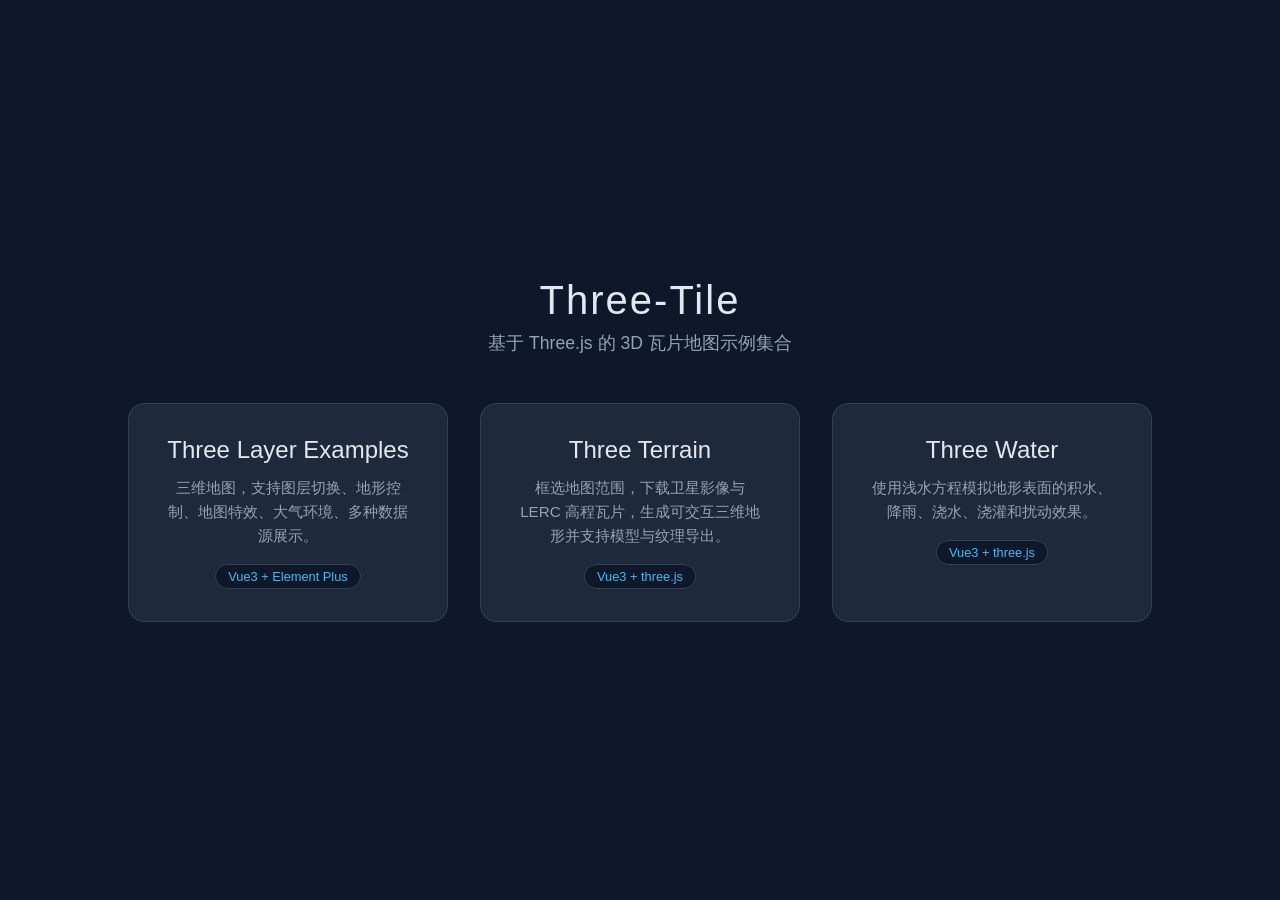
<file: index.html>
<!doctype html>
<html lang="zh-CN">
    <head>
        <meta charset="UTF-8" />
        <meta name="viewport" content="width=device-width, initial-scale=1.0" />
        <title>Three-Tile 示例集合</title>
        <style>
            * {
                margin: 0;
                padding: 0;
                box-sizing: border-box;
            }
            body {
                font-family: -apple-system, BlinkMacSystemFont, "Segoe UI", Roboto, sans-serif;
                background: #0f172a;
                color: #e2e8f0;
                min-height: 100vh;
                display: flex;
                flex-direction: column;
                align-items: center;
                justify-content: center;
            }
            .container {
                text-align: center;
                padding: 2rem;
            }
            h1 {
                font-size: 2.5rem;
                font-weight: 300;
                margin-bottom: 0.5rem;
                letter-spacing: 0.05em;
            }
            p.sub {
                color: #94a3b8;
                margin-bottom: 3rem;
                font-size: 1.1rem;
            }
            .cards {
                display: flex;
                gap: 2rem;
                justify-content: center;
                flex-wrap: wrap;
            }
            .card {
                background: #1e293b;
                border: 1px solid #334155;
                border-radius: 1rem;
                padding: 2rem;
                width: 320px;
                text-decoration: none;
                color: inherit;
                transition:
                    border-color 0.2s,
                    transform 0.2s;
            }
            .card:hover {
                border-color: #38bdf8;
                transform: translateY(-4px);
            }
            .card h2 {
                font-size: 1.5rem;
                font-weight: 500;
                margin-bottom: 0.75rem;
            }
            .card p {
                color: #94a3b8;
                font-size: 0.95rem;
                line-height: 1.6;
            }
            .card .tag {
                display: inline-block;
                margin-top: 1rem;
                padding: 0.25rem 0.75rem;
                border-radius: 999px;
                font-size: 0.8rem;
                background: #0f172a;
                color: #38bdf8;
                border: 1px solid #334155;
            }
        </style>
    </head>
    <body>
        <div class="container">
            <h1>Three-Tile</h1>
            <p class="sub">基于 Three.js 的 3D 瓦片地图示例集合</p>
            <div class="cards">
                <a class="card" href="./three-layer-examples/">
                    <h2>Three Layer Examples</h2>
                    <p>三维地图，支持图层切换、地形控制、地图特效、大气环境、多种数据源展示。</p>
                    <span class="tag">Vue3 + Element Plus</span>
                </a>
                <a class="card" href="./three-terrain/">
                    <h2>Three Terrain</h2>
                    <p>框选地图范围，下载卫星影像与 LERC 高程瓦片，生成可交互三维地形并支持模型与纹理导出。</p>
                    <span class="tag">Vue3 + three.js</span>
                </a>
                <a class="card" href="./three-water/">
                    <h2>Three Water</h2>
                    <p>使用浅水方程模拟地形表面的积水、降雨、浇水、浇灌和扰动效果。</p>
                    <span class="tag">Vue3 + three.js</span>
                </a>
            </div>
        </div>
    </body>
</html>
</file>
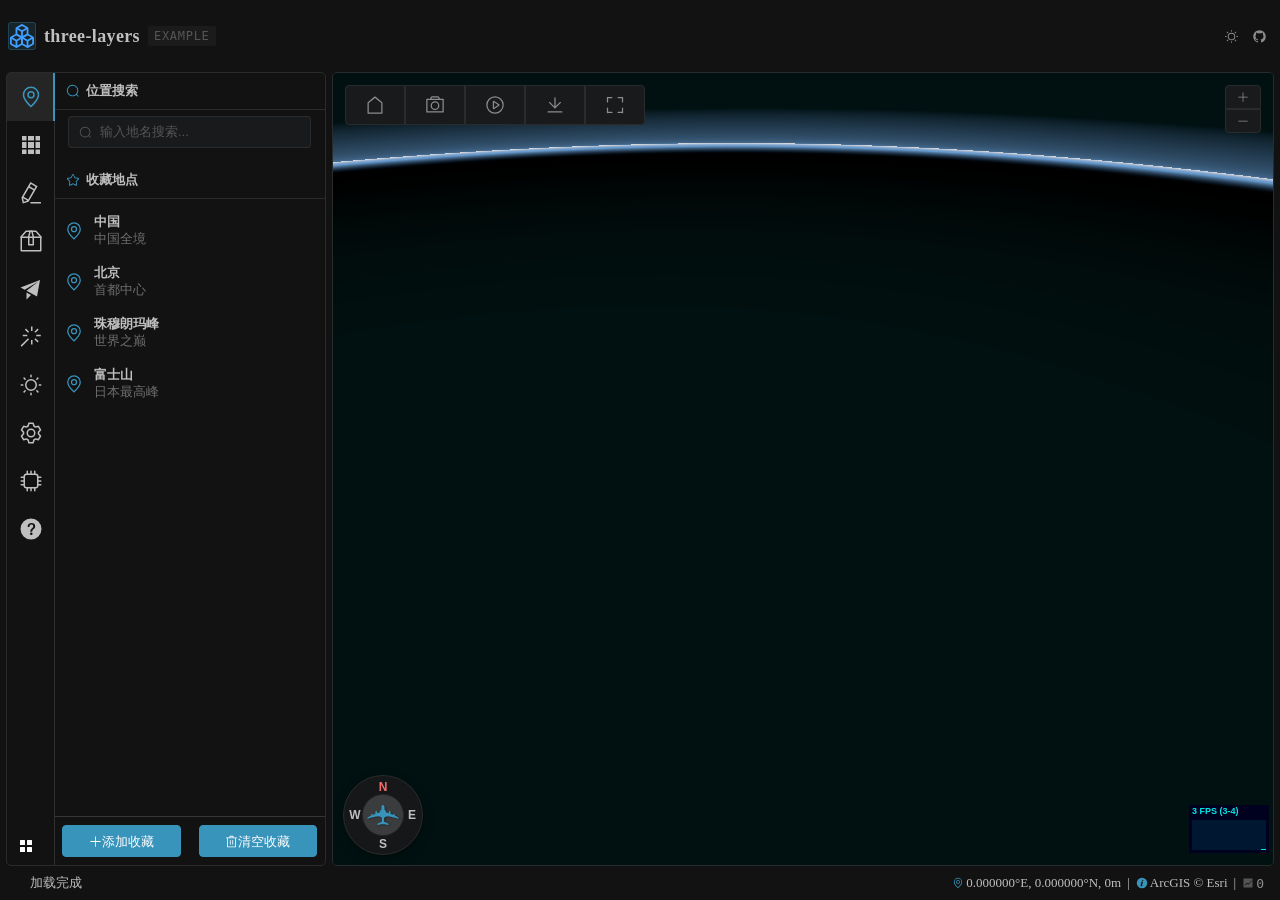
<file: three-layer-examples/index.html>
<!DOCTYPE html>
<html lang="zh-CN" class="dark">
	<head>
		<meta charset="UTF-8" />
		<meta
			name="viewport"
			content="width=device-width, initial-scale=1.0"
		/>
		<title>three-tile example</title>
		<link rel="icon" href="./favicon.svg" type="image/svg+xml" />
		<script type="module" crossorigin src="./assets/main-DcFxW6ij.js"></script>
		<link rel="modulepreload" crossorigin href="./assets/vendor-modules-BTvuzPR_.js">
		<link rel="stylesheet" crossorigin href="./assets/vendor-modules-DoMEoN3O.css">
		<link rel="stylesheet" crossorigin href="./assets/main-DaPihvhI.css">
	</head>
	<body>
		<div id="app"></div>
	</body>
</html>
</file>
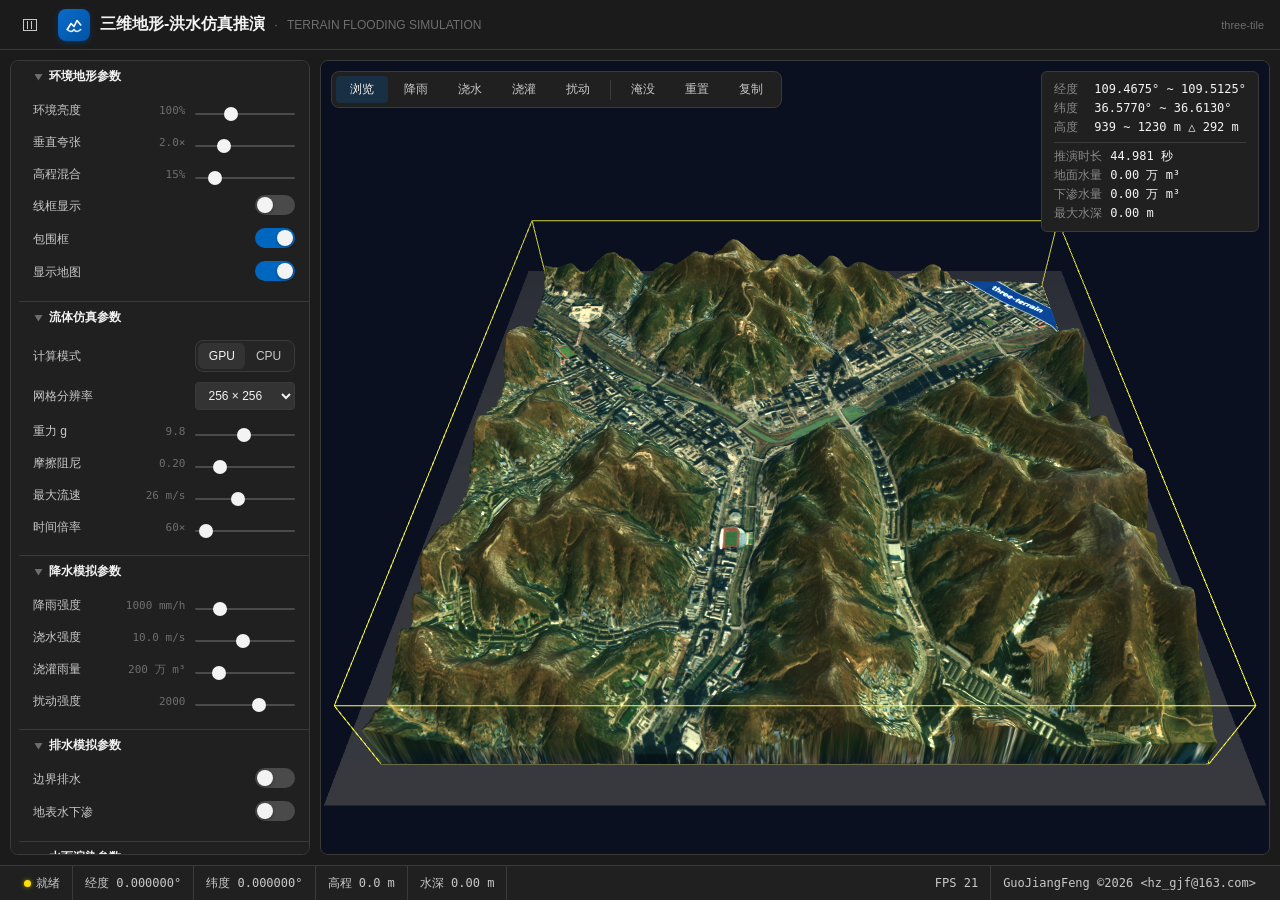
<file: three-water/index.html>
<!doctype html>
<html lang="zh-CN">
  <head>
    <meta charset="UTF-8" />
    <meta name="viewport" content="width=device-width, initial-scale=1.0" />
    <title>三维地形流体仿真 · Terrain Fluid Sim</title>
    <script type="module" crossorigin src="./assets/index-BkvQ4GTv.js"></script>
    <link rel="modulepreload" crossorigin href="./assets/vendor-modules-n-oH3_La.js">
    <link rel="stylesheet" crossorigin href="./assets/index-Zsg9hzM3.css">
  </head>
  <body>
    <div id="app"></div>
  </body>
</html>
</file>
<file: three-layer-examples/assets/vendor-modules-DoMEoN3O.css>
:root{--el-color-white:#fff;--el-color-black:#000;--el-color-primary-rgb:64, 158, 255;--el-color-success-rgb:103, 194, 58;--el-color-warning-rgb:230, 162, 60;--el-color-danger-rgb:245, 108, 108;--el-color-error-rgb:245, 108, 108;--el-color-info-rgb:144, 147, 153;--el-font-size-extra-large:20px;--el-font-size-large:18px;--el-font-size-medium:16px;--el-font-size-base:14px;--el-font-size-small:13px;--el-font-size-extra-small:12px;--el-font-family:"Helvetica Neue", Helvetica, "PingFang SC", "Hiragino Sans GB", "Microsoft YaHei", "微软雅黑", Arial, sans-serif;--el-font-weight-primary:500;--el-font-line-height-primary:24px;--el-index-normal:1;--el-index-top:1000;--el-index-popper:2000;--el-border-radius-base:4px;--el-border-radius-small:2px;--el-border-radius-round:20px;--el-border-radius-circle:100%;--el-transition-duration:.3s;--el-transition-duration-fast:.2s;--el-transition-function-ease-in-out-bezier:cubic-bezier(.645, .045, .355, 1);--el-transition-function-fast-bezier:cubic-bezier(.23, 1, .32, 1);--el-transition-all:all var(--el-transition-duration) var(--el-transition-function-ease-in-out-bezier);--el-transition-fade:opacity var(--el-transition-duration) var(--el-transition-function-fast-bezier);--el-transition-md-fade:transform var(--el-transition-duration) var(--el-transition-function-fast-bezier), opacity var(--el-transition-duration) var(--el-transition-function-fast-bezier);--el-transition-fade-linear:opacity var(--el-transition-duration-fast) linear;--el-transition-border:border-color var(--el-transition-duration-fast) var(--el-transition-function-ease-in-out-bezier);--el-transition-box-shadow:box-shadow var(--el-transition-duration-fast) var(--el-transition-function-ease-in-out-bezier);--el-transition-color:color var(--el-transition-duration-fast) var(--el-transition-function-ease-in-out-bezier);--el-component-size-large:40px;--el-component-size:32px;--el-component-size-small:24px;--lightningcss-light:initial;--lightningcss-dark: ;color-scheme:light;--el-color-primary:#409eff;--el-color-primary-light-3:#79bbff;--el-color-primary-light-5:#a0cfff;--el-color-primary-light-7:#c6e2ff;--el-color-primary-light-8:#d9ecff;--el-color-primary-light-9:#ecf5ff;--el-color-primary-dark-2:#337ecc;--el-color-success:#67c23a;--el-color-success-light-3:#95d475;--el-color-success-light-5:#b3e19d;--el-color-success-light-7:#d1edc4;--el-color-success-light-8:#e1f3d8;--el-color-success-light-9:#f0f9eb;--el-color-success-dark-2:#529b2e;--el-color-warning:#e6a23c;--el-color-warning-light-3:#eebe77;--el-color-warning-light-5:#f3d19e;--el-color-warning-light-7:#f8e3c5;--el-color-warning-light-8:#faecd8;--el-color-warning-light-9:#fdf6ec;--el-color-warning-dark-2:#b88230;--el-color-danger:#f56c6c;--el-color-danger-light-3:#f89898;--el-color-danger-light-5:#fab6b6;--el-color-danger-light-7:#fcd3d3;--el-color-danger-light-8:#fde2e2;--el-color-danger-light-9:#fef0f0;--el-color-danger-dark-2:#c45656;--el-color-error:#f56c6c;--el-color-error-light-3:#f89898;--el-color-error-light-5:#fab6b6;--el-color-error-light-7:#fcd3d3;--el-color-error-light-8:#fde2e2;--el-color-error-light-9:#fef0f0;--el-color-error-dark-2:#c45656;--el-color-info:#909399;--el-color-info-light-3:#b1b3b8;--el-color-info-light-5:#c8c9cc;--el-color-info-light-7:#dedfe0;--el-color-info-light-8:#e9e9eb;--el-color-info-light-9:#f4f4f5;--el-color-info-dark-2:#73767a;--el-bg-color:#fff;--el-bg-color-page:#f2f3f5;--el-bg-color-overlay:#fff;--el-text-color-primary:#303133;--el-text-color-regular:#606266;--el-text-color-secondary:#909399;--el-text-color-placeholder:#a8abb2;--el-text-color-disabled:#c0c4cc;--el-border-color:#dcdfe6;--el-border-color-light:#e4e7ed;--el-border-color-lighter:#ebeef5;--el-border-color-extra-light:#f2f6fc;--el-border-color-dark:#d4d7de;--el-border-color-darker:#cdd0d6;--el-fill-color:#f0f2f5;--el-fill-color-light:#f5f7fa;--el-fill-color-lighter:#fafafa;--el-fill-color-extra-light:#fafcff;--el-fill-color-dark:#ebedf0;--el-fill-color-darker:#e6e8eb;--el-fill-color-blank:#fff;--el-box-shadow:0px 12px 32px 4px #0000000a, 0px 8px 20px #00000014;--el-box-shadow-light:0px 0px 12px #0000001f;--el-box-shadow-lighter:0px 0px 6px #0000001f;--el-box-shadow-dark:0px 16px 48px 16px #00000014, 0px 12px 32px #0000001f, 0px 8px 16px -8px #00000029;--el-disabled-bg-color:var(--el-fill-color-light);--el-disabled-text-color:var(--el-text-color-placeholder);--el-disabled-border-color:var(--el-border-color-light);--el-overlay-color:#000c;--el-overlay-color-light:#000000b3;--el-overlay-color-lighter:#00000080;--el-mask-color:#ffffffe6;--el-mask-color-extra-light:#ffffff4d;--el-border-width:1px;--el-border-style:solid;--el-border-color-hover:var(--el-text-color-disabled);--el-border:var(--el-border-width) var(--el-border-style) var(--el-border-color);--el-svg-monochrome-grey:var(--el-border-color)}.fade-in-linear-enter-active,.fade-in-linear-leave-active{transition:var(--el-transition-fade-linear)}.fade-in-linear-enter-from,.fade-in-linear-leave-to{opacity:0}.el-fade-in-linear-enter-active,.el-fade-in-linear-leave-active{transition:var(--el-transition-fade-linear)}.el-fade-in-linear-enter-from,.el-fade-in-linear-leave-to{opacity:0}.el-fade-in-enter-active,.el-fade-in-leave-active{transition:all var(--el-transition-duration) cubic-bezier(.55,0,.1,1)}.el-fade-in-enter-from,.el-fade-in-leave-active{opacity:0}.el-zoom-in-center-enter-active,.el-zoom-in-center-leave-active{transition:all var(--el-transition-duration) cubic-bezier(.55,0,.1,1)}.el-zoom-in-center-enter-from,.el-zoom-in-center-leave-active{opacity:0;transform:scaleX(0)}.el-zoom-in-top-enter-active,.el-zoom-in-top-leave-active{opacity:1;transition:var(--el-transition-md-fade);transform-origin:top;transform:scaleY(1)}.el-zoom-in-top-enter-active[data-popper-placement^=top],.el-zoom-in-top-leave-active[data-popper-placement^=top]{transform-origin:bottom}.el-zoom-in-top-enter-from,.el-zoom-in-top-leave-active{opacity:0;transform:scaleY(0)}.el-zoom-in-bottom-enter-active,.el-zoom-in-bottom-leave-active{opacity:1;transition:var(--el-transition-md-fade);transform-origin:bottom;transform:scaleY(1)}.el-zoom-in-bottom-enter-from,.el-zoom-in-bottom-leave-active{opacity:0;transform:scaleY(0)}.el-zoom-in-left-enter-active,.el-zoom-in-left-leave-active{opacity:1;transition:var(--el-transition-md-fade);transform-origin:0 0;transform:scale(1)}.el-zoom-in-left-enter-from,.el-zoom-in-left-leave-active{opacity:0;transform:scale(.45)}.collapse-transition{transition:var(--el-transition-duration) height ease-in-out,var(--el-transition-duration) padding-top ease-in-out,var(--el-transition-duration) padding-bottom ease-in-out}.el-collapse-transition-leave-active,.el-collapse-transition-enter-active{transition:var(--el-transition-duration) max-height ease-in-out,var(--el-transition-duration) padding-top ease-in-out,var(--el-transition-duration) padding-bottom ease-in-out}.horizontal-collapse-transition{transition:var(--el-transition-duration) width ease-in-out,var(--el-transition-duration) padding-left ease-in-out,var(--el-transition-duration) padding-right ease-in-out}.el-list-enter-active,.el-list-leave-active{transition:all 1s}.el-list-enter-from,.el-list-leave-to{opacity:0;transform:translateY(-30px)}.el-list-leave-active{position:absolute!important}.el-opacity-transition{transition:opacity var(--el-transition-duration) cubic-bezier(.55,0,.1,1)}.el-icon--right{margin-left:5px}.el-icon--left{margin-right:5px}@keyframes rotating{0%{transform:rotate(0)}to{transform:rotate(360deg)}}.el-icon{--color:inherit;fill:currentColor;width:1em;height:1em;color:var(--color);line-height:1em;font-size:inherit;justify-content:center;align-items:center;display:inline-flex;position:relative}.el-icon.is-loading{animation:2s linear infinite rotating}.el-icon svg{width:1em;height:1em}.el-affix--fixed{position:fixed}.el-alert{--el-alert-padding:8px 16px;--el-alert-border-radius-base:var(--el-border-radius-base);--el-alert-title-font-size:14px;--el-alert-title-with-description-font-size:16px;--el-alert-description-font-size:14px;--el-alert-close-font-size:16px;--el-alert-close-customed-font-size:14px;--el-alert-icon-size:16px;--el-alert-icon-large-size:28px;width:100%;padding:var(--el-alert-padding);box-sizing:border-box;border-radius:var(--el-alert-border-radius-base);background-color:var(--el-color-white);opacity:1;transition:opacity var(--el-transition-duration-fast);align-items:center;margin:0;display:flex;position:relative;overflow:hidden}.el-alert.is-light .el-alert__close-btn{color:var(--el-text-color-placeholder)}.el-alert.is-dark .el-alert__close-btn,.el-alert.is-dark .el-alert__description{color:var(--el-color-white)}.el-alert.is-center{justify-content:center}.el-alert--primary{--el-alert-bg-color:var(--el-color-primary-light-9)}.el-alert--primary.is-light{background-color:var(--el-alert-bg-color);color:var(--el-color-primary)}.el-alert--primary.is-light .el-alert__description{color:var(--el-color-primary)}.el-alert--primary.is-dark{background-color:var(--el-color-primary);color:var(--el-color-white)}.el-alert--success{--el-alert-bg-color:var(--el-color-success-light-9)}.el-alert--success.is-light{background-color:var(--el-alert-bg-color);color:var(--el-color-success)}.el-alert--success.is-light .el-alert__description{color:var(--el-color-success)}.el-alert--success.is-dark{background-color:var(--el-color-success);color:var(--el-color-white)}.el-alert--info{--el-alert-bg-color:var(--el-color-info-light-9)}.el-alert--info.is-light{background-color:var(--el-alert-bg-color);color:var(--el-color-info)}.el-alert--info.is-light .el-alert__description{color:var(--el-color-info)}.el-alert--info.is-dark{background-color:var(--el-color-info);color:var(--el-color-white)}.el-alert--warning{--el-alert-bg-color:var(--el-color-warning-light-9)}.el-alert--warning.is-light{background-color:var(--el-alert-bg-color);color:var(--el-color-warning)}.el-alert--warning.is-light .el-alert__description{color:var(--el-color-warning)}.el-alert--warning.is-dark{background-color:var(--el-color-warning);color:var(--el-color-white)}.el-alert--error{--el-alert-bg-color:var(--el-color-error-light-9)}.el-alert--error.is-light{background-color:var(--el-alert-bg-color);color:var(--el-color-error)}.el-alert--error.is-light .el-alert__description{color:var(--el-color-error)}.el-alert--error.is-dark{background-color:var(--el-color-error);color:var(--el-color-white)}.el-alert__content{flex-direction:column;gap:4px;display:flex}.el-alert .el-alert__icon{font-size:var(--el-alert-icon-size);width:var(--el-alert-icon-size);margin-right:8px}.el-alert .el-alert__icon.is-big{font-size:var(--el-alert-icon-large-size);width:var(--el-alert-icon-large-size);margin-right:12px}.el-alert__title{font-size:var(--el-alert-title-font-size);line-height:24px}.el-alert__title.with-description{font-size:var(--el-alert-title-with-description-font-size)}.el-alert .el-alert__description{font-size:var(--el-alert-description-font-size);margin:0}.el-alert .el-alert__close-btn{font-size:var(--el-alert-close-font-size);opacity:1;cursor:pointer;position:absolute;top:12px;right:16px}.el-alert .el-alert__close-btn.is-customed{font-style:normal;font-size:var(--el-alert-close-customed-font-size);line-height:24px;top:8px}.el-alert-fade-enter-from,.el-alert-fade-leave-active{opacity:0}.el-aside{box-sizing:border-box;width:var(--el-aside-width,300px);flex-shrink:0;overflow:auto}.el-autocomplete{--el-input-text-color:var(--el-text-color-regular);--el-input-border:var(--el-border);--el-input-hover-border:var(--el-border-color-hover);--el-input-focus-border:var(--el-color-primary);--el-input-transparent-border:0 0 0 1px transparent inset;--el-input-border-color:var(--el-border-color);--el-input-border-radius:var(--el-border-radius-base);--el-input-bg-color:var(--el-fill-color-blank);--el-input-icon-color:var(--el-text-color-placeholder);--el-input-placeholder-color:var(--el-text-color-placeholder);--el-input-hover-border-color:var(--el-border-color-hover);--el-input-clear-hover-color:var(--el-text-color-secondary);--el-input-focus-border-color:var(--el-color-primary);--el-input-width:100%;width:var(--el-input-width);display:inline-block;position:relative}.el-autocomplete__popper.el-popper{background:var(--el-bg-color-overlay);border:1px solid var(--el-border-color-light);box-shadow:var(--el-box-shadow-light)}.el-autocomplete__popper.el-popper .el-popper__arrow:before{border:1px solid var(--el-border-color-light)}.el-autocomplete__popper.el-popper[data-popper-placement^=top] .el-popper__arrow:before{border-top-color:#0000;border-left-color:#0000}.el-autocomplete__popper.el-popper[data-popper-placement^=bottom] .el-popper__arrow:before{border-bottom-color:#0000;border-right-color:#0000}.el-autocomplete__popper.el-popper[data-popper-placement^=left] .el-popper__arrow:before{border-bottom-color:#0000;border-left-color:#0000}.el-autocomplete__popper.el-popper[data-popper-placement^=right] .el-popper__arrow:before{border-top-color:#0000;border-right-color:#0000}.el-autocomplete-suggestion{border-radius:var(--el-border-radius-base);box-sizing:border-box}.el-autocomplete-suggestion__header{border-bottom:1px solid var(--el-border-color-lighter);padding:10px}.el-autocomplete-suggestion__footer{border-top:1px solid var(--el-border-color-lighter);padding:10px}.el-autocomplete-suggestion__wrap{box-sizing:border-box;max-height:280px;padding:10px 0}.el-autocomplete-suggestion__list{margin:0;padding:0}.el-autocomplete-suggestion li{cursor:pointer;color:var(--el-text-color-regular);line-height:34px;font-size:var(--el-font-size-base);text-align:left;text-overflow:ellipsis;white-space:nowrap;margin:0;padding:0 20px;list-style:none;overflow:hidden}.el-autocomplete-suggestion li:hover,.el-autocomplete-suggestion li.highlighted{background-color:var(--el-fill-color-light)}.el-autocomplete-suggestion li.divider{border-top:1px solid var(--el-color-black);margin-top:6px}.el-autocomplete-suggestion li.divider:last-child{margin-bottom:-6px}.el-autocomplete-suggestion.is-loading li{cursor:default;height:100px;color:var(--el-text-color-secondary);justify-content:center;align-items:center;font-size:20px;display:flex}.el-autocomplete-suggestion.is-loading li:hover{background-color:var(--el-bg-color-overlay)}.el-avatar{--el-avatar-text-color:var(--el-color-white);--el-avatar-bg-color:var(--el-text-color-disabled);--el-avatar-text-size:14px;--el-avatar-icon-size:18px;--el-avatar-border-radius:var(--el-border-radius-base);--el-avatar-size-large:56px;--el-avatar-size:40px;--el-avatar-size-small:24px;box-sizing:border-box;text-align:center;color:var(--el-avatar-text-color);background:var(--el-avatar-bg-color);width:var(--el-avatar-size);height:var(--el-avatar-size);font-size:var(--el-avatar-text-size);outline:none;justify-content:center;align-items:center;display:inline-flex;overflow:hidden}.el-avatar>img{width:100%;height:100%;display:block}.el-avatar--circle{border-radius:50%}.el-avatar--square{border-radius:var(--el-avatar-border-radius)}.el-avatar--icon{font-size:var(--el-avatar-icon-size)}.el-avatar--small{--el-avatar-size:24px}.el-avatar--large{--el-avatar-size:56px}.el-avatar-group{--el-avatar-group-item-gap:-8px;--el-avatar-group-collapse-item-gap:4px;display:inline-flex}.el-avatar-group .el-avatar{border:1px solid var(--el-border-color-extra-light)}.el-avatar-group .el-avatar:not(:first-child){margin-left:var(--el-avatar-group-item-gap)}.el-avatar-group__collapse-avatars{--el-avatar-group-item-gap:-8px;--el-avatar-group-collapse-item-gap:4px}.el-avatar-group__collapse-avatars .el-avatar:not(:first-child){margin-left:var(--el-avatar-group-collapse-item-gap)}.el-backtop{--el-backtop-bg-color:var(--el-bg-color-overlay);--el-backtop-text-color:var(--el-color-primary);--el-backtop-hover-bg-color:var(--el-border-color-extra-light);background-color:var(--el-backtop-bg-color);width:40px;height:40px;color:var(--el-backtop-text-color);box-shadow:var(--el-box-shadow-lighter);cursor:pointer;z-index:5;border-radius:50%;justify-content:center;align-items:center;font-size:20px;display:flex;position:fixed}.el-backtop:hover{background-color:var(--el-backtop-hover-bg-color)}.el-backtop__icon{font-size:20px}.el-badge{--el-badge-bg-color:var(--el-color-danger);--el-badge-radius:10px;--el-badge-font-size:12px;--el-badge-padding:6px;--el-badge-size:18px;vertical-align:middle;width:-moz-fit-content;width:fit-content;display:inline-block;position:relative}.el-badge__content{background-color:var(--el-badge-bg-color);border-radius:var(--el-badge-radius);color:var(--el-color-white);font-size:var(--el-badge-font-size);height:var(--el-badge-size);padding:0 var(--el-badge-padding);white-space:nowrap;border:1px solid var(--el-bg-color);justify-content:center;align-items:center;display:inline-flex}.el-badge__content.is-fixed{top:0;right:calc(1px + var(--el-badge-size) / 2);z-index:var(--el-index-normal);position:absolute;transform:translateY(-50%)translate(100%)}.el-badge__content.is-fixed.is-dot{right:5px}.el-badge__content.is-dot{border-radius:50%;width:8px;height:8px;padding:0;right:0}.el-badge__content.is-hide-zero{display:none}.el-badge__content--primary{background-color:var(--el-color-primary)}.el-badge__content--success{background-color:var(--el-color-success)}.el-badge__content--warning{background-color:var(--el-color-warning)}.el-badge__content--info{background-color:var(--el-color-info)}.el-badge__content--danger{background-color:var(--el-color-danger)}.el-breadcrumb__separator{color:var(--el-text-color-placeholder);margin:0 9px;font-weight:700}.el-breadcrumb__separator.el-icon{margin:0 6px;font-weight:400}.el-breadcrumb__separator.el-icon svg{vertical-align:middle}.el-breadcrumb__item{float:left;align-items:center;display:inline-flex}.el-breadcrumb__inner{color:var(--el-text-color-regular)}.el-breadcrumb__inner.is-link,.el-breadcrumb__inner a{transition:var(--el-transition-color);color:var(--el-text-color-primary);font-weight:700;text-decoration:none}.el-breadcrumb__inner.is-link:hover,.el-breadcrumb__inner a:hover{color:var(--el-color-primary);cursor:pointer}.el-breadcrumb__item:last-child .el-breadcrumb__inner,.el-breadcrumb__item:last-child .el-breadcrumb__inner:hover,.el-breadcrumb__item:last-child .el-breadcrumb__inner a,.el-breadcrumb__item:last-child .el-breadcrumb__inner a:hover{color:var(--el-text-color-regular);cursor:text;font-weight:400}.el-breadcrumb__item:last-child .el-breadcrumb__separator{display:none}.el-breadcrumb{font-size:14px;line-height:1}.el-breadcrumb:before,.el-breadcrumb:after{content:"";display:table}.el-breadcrumb:after{clear:both}.el-button-group>.el-button+.el-button{margin-left:0}.el-button-group>.el-button:first-child:last-child{border-top-right-radius:var(--el-border-radius-base);border-bottom-right-radius:var(--el-border-radius-base);border-top-left-radius:var(--el-border-radius-base);border-bottom-left-radius:var(--el-border-radius-base)}.el-button-group>.el-button:first-child:last-child.is-round{border-radius:var(--el-border-radius-round)}.el-button-group>.el-button:first-child:last-child.is-circle{border-radius:50%}.el-button-group>.el-button:not(:first-child):not(:last-child){border-radius:0}.el-button-group>.el-button:hover,.el-button-group>.el-button:focus,.el-button-group>.el-button:active,.el-button-group>.el-button.is-active{z-index:1}.el-button-group--horizontal{vertical-align:middle;display:inline-block}.el-button-group--horizontal:before,.el-button-group--horizontal:after{content:"";display:table}.el-button-group--horizontal:after{clear:both}.el-button-group--horizontal>.el-button{float:left;position:relative}.el-button-group--horizontal>.el-button:first-child{border-top-right-radius:0;border-bottom-right-radius:0}.el-button-group--horizontal>.el-button:last-child{border-top-left-radius:0;border-bottom-left-radius:0}.el-button-group--horizontal>.el-button:not(:last-child){margin-right:-1px}.el-button-group--horizontal .el-button--primary:first-child{border-right-color:var(--el-button-divide-border-color)}.el-button-group--horizontal .el-button--primary:last-child{border-left-color:var(--el-button-divide-border-color)}.el-button-group--horizontal .el-button--primary:not(:first-child):not(:last-child){border-left-color:var(--el-button-divide-border-color);border-right-color:var(--el-button-divide-border-color)}.el-button-group--horizontal .el-button--success:first-child{border-right-color:var(--el-button-divide-border-color)}.el-button-group--horizontal .el-button--success:last-child{border-left-color:var(--el-button-divide-border-color)}.el-button-group--horizontal .el-button--success:not(:first-child):not(:last-child){border-left-color:var(--el-button-divide-border-color);border-right-color:var(--el-button-divide-border-color)}.el-button-group--horizontal .el-button--warning:first-child{border-right-color:var(--el-button-divide-border-color)}.el-button-group--horizontal .el-button--warning:last-child{border-left-color:var(--el-button-divide-border-color)}.el-button-group--horizontal .el-button--warning:not(:first-child):not(:last-child){border-left-color:var(--el-button-divide-border-color);border-right-color:var(--el-button-divide-border-color)}.el-button-group--horizontal .el-button--danger:first-child{border-right-color:var(--el-button-divide-border-color)}.el-button-group--horizontal .el-button--danger:last-child{border-left-color:var(--el-button-divide-border-color)}.el-button-group--horizontal .el-button--danger:not(:first-child):not(:last-child){border-left-color:var(--el-button-divide-border-color);border-right-color:var(--el-button-divide-border-color)}.el-button-group--horizontal .el-button--info:first-child{border-right-color:var(--el-button-divide-border-color)}.el-button-group--horizontal .el-button--info:last-child{border-left-color:var(--el-button-divide-border-color)}.el-button-group--horizontal .el-button--info:not(:first-child):not(:last-child){border-left-color:var(--el-button-divide-border-color);border-right-color:var(--el-button-divide-border-color)}.el-button-group--horizontal>.el-dropdown>.el-button{border-left-color:var(--el-button-divide-border-color);border-top-left-radius:0;border-bottom-left-radius:0}.el-button-group--vertical{flex-direction:column;align-items:stretch;display:inline-flex}.el-button-group--vertical>.el-button{margin-top:-1px}.el-button-group--vertical>.el-button:first-child{border-bottom-right-radius:0;border-bottom-left-radius:0}.el-button-group--vertical>.el-button:last-child{border-top-left-radius:0;border-top-right-radius:0}.el-button-group--vertical>.el-dropdown{margin-top:-1px}.el-button-group--vertical>.el-dropdown>.el-button{border-left-color:var(--el-button-divide-border-color);border-top-left-radius:0;border-top-right-radius:0}.el-button-group--vertical .el-button--primary:first-child{border-bottom-color:var(--el-button-divide-border-color)}.el-button-group--vertical .el-button--primary:last-child{border-top-color:var(--el-button-divide-border-color)}.el-button-group--vertical .el-button--primary:not(:first-child):not(:last-child){border-top-color:var(--el-button-divide-border-color);border-bottom-color:var(--el-button-divide-border-color)}.el-button-group--vertical .el-button--success:first-child{border-bottom-color:var(--el-button-divide-border-color)}.el-button-group--vertical .el-button--success:last-child{border-top-color:var(--el-button-divide-border-color)}.el-button-group--vertical .el-button--success:not(:first-child):not(:last-child){border-top-color:var(--el-button-divide-border-color);border-bottom-color:var(--el-button-divide-border-color)}.el-button-group--vertical .el-button--warning:first-child{border-bottom-color:var(--el-button-divide-border-color)}.el-button-group--vertical .el-button--warning:last-child{border-top-color:var(--el-button-divide-border-color)}.el-button-group--vertical .el-button--warning:not(:first-child):not(:last-child){border-top-color:var(--el-button-divide-border-color);border-bottom-color:var(--el-button-divide-border-color)}.el-button-group--vertical .el-button--danger:first-child{border-bottom-color:var(--el-button-divide-border-color)}.el-button-group--vertical .el-button--danger:last-child{border-top-color:var(--el-button-divide-border-color)}.el-button-group--vertical .el-button--danger:not(:first-child):not(:last-child){border-top-color:var(--el-button-divide-border-color);border-bottom-color:var(--el-button-divide-border-color)}.el-button-group--vertical .el-button--info:first-child{border-bottom-color:var(--el-button-divide-border-color)}.el-button-group--vertical .el-button--info:last-child{border-top-color:var(--el-button-divide-border-color)}.el-button-group--vertical .el-button--info:not(:first-child):not(:last-child){border-top-color:var(--el-button-divide-border-color);border-bottom-color:var(--el-button-divide-border-color)}.el-button{--el-button-font-weight:var(--el-font-weight-primary);--el-button-border-color:var(--el-border-color);--el-button-bg-color:var(--el-fill-color-blank);--el-button-text-color:var(--el-text-color-regular);--el-button-disabled-text-color:var(--el-disabled-text-color);--el-button-disabled-bg-color:var(--el-fill-color-blank);--el-button-disabled-border-color:var(--el-border-color-light);--el-button-divide-border-color:#ffffff80;--el-button-hover-text-color:var(--el-color-primary);--el-button-hover-bg-color:var(--el-color-primary-light-9);--el-button-hover-border-color:var(--el-color-primary-light-7);--el-button-active-text-color:var(--el-button-hover-text-color);--el-button-active-border-color:var(--el-color-primary);--el-button-active-bg-color:var(--el-button-hover-bg-color);--el-button-outline-color:var(--el-color-primary-light-5);--el-button-hover-link-text-color:var(--el-text-color-secondary);--el-button-active-color:var(--el-text-color-primary);white-space:nowrap;cursor:pointer;height:32px;color:var(--el-button-text-color);text-align:center;box-sizing:border-box;line-height:1;font-weight:var(--el-button-font-weight);-webkit-user-select:none;user-select:none;vertical-align:middle;-webkit-appearance:none;background-color:var(--el-button-bg-color);border:var(--el-border);border-color:var(--el-button-border-color);outline:none;justify-content:center;align-items:center;transition:all .1s;display:inline-flex}.el-button:hover{color:var(--el-button-hover-text-color);border-color:var(--el-button-hover-border-color);background-color:var(--el-button-hover-bg-color);outline:none}.el-button:active{color:var(--el-button-active-text-color);border-color:var(--el-button-active-border-color);background-color:var(--el-button-active-bg-color);outline:none}.el-button:focus-visible{outline:2px solid var(--el-button-outline-color);outline-offset:1px;transition:outline-offset,outline}.el-button>span{align-items:center;display:inline-flex}.el-button+.el-button{margin-left:12px}.el-button{font-size:var(--el-font-size-base);border-radius:var(--el-border-radius-base);padding:8px 15px}.el-button.is-round{padding:8px 15px}.el-button::-moz-focus-inner{border:0}.el-button [class*=el-icon]+span{margin-left:6px}.el-button [class*=el-icon] svg{vertical-align:bottom}.el-button.is-plain{--el-button-hover-text-color:var(--el-color-primary);--el-button-hover-bg-color:var(--el-fill-color-blank);--el-button-hover-border-color:var(--el-color-primary)}.el-button.is-active{color:var(--el-button-active-text-color);border-color:var(--el-button-active-border-color);background-color:var(--el-button-active-bg-color);outline:none}.el-button.is-disabled,.el-button.is-disabled:hover{color:var(--el-button-disabled-text-color);cursor:not-allowed;background-image:none;background-color:var(--el-button-disabled-bg-color);border-color:var(--el-button-disabled-border-color)}.el-button.is-loading{pointer-events:none;position:relative}.el-button.is-loading:before{z-index:1;pointer-events:none;content:"";border-radius:inherit;background-color:var(--el-mask-color-extra-light);position:absolute;inset:-1px}.el-button.is-round{border-radius:var(--el-border-radius-round)}.el-button.is-dashed{--el-button-hover-text-color:var(--el-color-primary);--el-button-hover-bg-color:var(--el-fill-color-blank);--el-button-hover-border-color:var(--el-color-primary);border-style:dashed}.el-button.is-circle{border-radius:50%;width:32px;padding:8px}.el-button.is-text{color:var(--el-button-text-color);background-color:#0000;border:0 solid #0000}.el-button.is-text.is-disabled{color:var(--el-button-disabled-text-color);background-color:#0000!important}.el-button.is-text:not(.is-disabled):hover{background-color:var(--el-fill-color-light)}.el-button.is-text:not(.is-disabled):focus-visible{outline:2px solid var(--el-button-outline-color);outline-offset:1px;transition:outline-offset,outline}.el-button.is-text:not(.is-disabled):active{background-color:var(--el-fill-color)}.el-button.is-text:not(.is-disabled).is-has-bg{background-color:var(--el-fill-color-light)}.el-button.is-text:not(.is-disabled).is-has-bg:hover{background-color:var(--el-fill-color)}.el-button.is-text:not(.is-disabled).is-has-bg:active{background-color:var(--el-fill-color-dark)}.el-button__text--expand{letter-spacing:.3em;margin-right:-.3em}.el-button.is-link{color:var(--el-button-text-color);background:0 0;border-color:#0000;height:auto;padding:2px}.el-button.is-link:hover{color:var(--el-button-hover-link-text-color)}.el-button.is-link.is-disabled{color:var(--el-button-disabled-text-color);background-color:#0000!important;border-color:#0000!important}.el-button.is-link:not(.is-disabled):hover{background-color:#0000;border-color:#0000}.el-button.is-link:not(.is-disabled):active{color:var(--el-button-active-color);background-color:#0000;border-color:#0000}.el-button--text{color:var(--el-color-primary);background:0 0;border-color:#0000;padding-left:0;padding-right:0}.el-button--text.is-disabled{color:var(--el-button-disabled-text-color);background-color:#0000!important;border-color:#0000!important}.el-button--text:not(.is-disabled):hover{color:var(--el-color-primary-light-3);background-color:#0000;border-color:#0000}.el-button--text:not(.is-disabled):active{color:var(--el-color-primary-dark-2);background-color:#0000;border-color:#0000}.el-button__link--expand{letter-spacing:.3em;margin-right:-.3em}.el-button--primary{--el-button-text-color:var(--el-color-white);--el-button-bg-color:var(--el-color-primary);--el-button-border-color:var(--el-color-primary);--el-button-outline-color:var(--el-color-primary-light-5);--el-button-active-color:var(--el-color-primary-dark-2);--el-button-hover-text-color:var(--el-color-white);--el-button-hover-link-text-color:var(--el-color-primary-light-5);--el-button-hover-bg-color:var(--el-color-primary-light-3);--el-button-hover-border-color:var(--el-color-primary-light-3);--el-button-active-bg-color:var(--el-color-primary-dark-2);--el-button-active-border-color:var(--el-color-primary-dark-2);--el-button-disabled-text-color:var(--el-color-white);--el-button-disabled-bg-color:var(--el-color-primary-light-5);--el-button-disabled-border-color:var(--el-color-primary-light-5)}.el-button--primary.is-plain,.el-button--primary.is-text,.el-button--primary.is-link{--el-button-text-color:var(--el-color-primary);--el-button-bg-color:var(--el-color-primary-light-9);--el-button-border-color:var(--el-color-primary-light-5);--el-button-hover-text-color:var(--el-color-white);--el-button-hover-bg-color:var(--el-color-primary);--el-button-hover-border-color:var(--el-color-primary);--el-button-active-text-color:var(--el-color-white)}.el-button--primary.is-plain.is-disabled,.el-button--primary.is-plain.is-disabled:hover,.el-button--primary.is-plain.is-disabled:focus,.el-button--primary.is-plain.is-disabled:active,.el-button--primary.is-text.is-disabled,.el-button--primary.is-text.is-disabled:hover,.el-button--primary.is-text.is-disabled:focus,.el-button--primary.is-text.is-disabled:active,.el-button--primary.is-link.is-disabled,.el-button--primary.is-link.is-disabled:hover,.el-button--primary.is-link.is-disabled:focus,.el-button--primary.is-link.is-disabled:active{color:var(--el-color-primary-light-5);background-color:var(--el-color-primary-light-9);border-color:var(--el-color-primary-light-8)}.el-button--primary.is-dashed{--el-button-text-color:var(--el-color-primary);--el-button-bg-color:var(--el-color-primary-light-9);--el-button-border-color:var(--el-color-primary-light-5);--el-button-hover-text-color:var(--el-color-primary);--el-button-hover-bg-color:var(--el-color-primary-light-9);--el-button-hover-border-color:var(--el-color-primary-light-3);--el-button-active-text-color:var(--el-color-primary-dark-2);--el-button-active-bg-color:var(--el-color-primary-light-9);--el-button-active-border-color:var(--el-color-primary-dark-2)}.el-button--primary.is-dashed.is-disabled,.el-button--primary.is-dashed.is-disabled:hover,.el-button--primary.is-dashed.is-disabled:focus,.el-button--primary.is-dashed.is-disabled:active{color:var(--el-color-primary-light-5);background-color:var(--el-color-primary-light-9);border-color:var(--el-color-primary-light-8)}.el-button--success{--el-button-text-color:var(--el-color-white);--el-button-bg-color:var(--el-color-success);--el-button-border-color:var(--el-color-success);--el-button-outline-color:var(--el-color-success-light-5);--el-button-active-color:var(--el-color-success-dark-2);--el-button-hover-text-color:var(--el-color-white);--el-button-hover-link-text-color:var(--el-color-success-light-5);--el-button-hover-bg-color:var(--el-color-success-light-3);--el-button-hover-border-color:var(--el-color-success-light-3);--el-button-active-bg-color:var(--el-color-success-dark-2);--el-button-active-border-color:var(--el-color-success-dark-2);--el-button-disabled-text-color:var(--el-color-white);--el-button-disabled-bg-color:var(--el-color-success-light-5);--el-button-disabled-border-color:var(--el-color-success-light-5)}.el-button--success.is-plain,.el-button--success.is-text,.el-button--success.is-link{--el-button-text-color:var(--el-color-success);--el-button-bg-color:var(--el-color-success-light-9);--el-button-border-color:var(--el-color-success-light-5);--el-button-hover-text-color:var(--el-color-white);--el-button-hover-bg-color:var(--el-color-success);--el-button-hover-border-color:var(--el-color-success);--el-button-active-text-color:var(--el-color-white)}.el-button--success.is-plain.is-disabled,.el-button--success.is-plain.is-disabled:hover,.el-button--success.is-plain.is-disabled:focus,.el-button--success.is-plain.is-disabled:active,.el-button--success.is-text.is-disabled,.el-button--success.is-text.is-disabled:hover,.el-button--success.is-text.is-disabled:focus,.el-button--success.is-text.is-disabled:active,.el-button--success.is-link.is-disabled,.el-button--success.is-link.is-disabled:hover,.el-button--success.is-link.is-disabled:focus,.el-button--success.is-link.is-disabled:active{color:var(--el-color-success-light-5);background-color:var(--el-color-success-light-9);border-color:var(--el-color-success-light-8)}.el-button--success.is-dashed{--el-button-text-color:var(--el-color-success);--el-button-bg-color:var(--el-color-success-light-9);--el-button-border-color:var(--el-color-success-light-5);--el-button-hover-text-color:var(--el-color-success);--el-button-hover-bg-color:var(--el-color-success-light-9);--el-button-hover-border-color:var(--el-color-success-light-3);--el-button-active-text-color:var(--el-color-success-dark-2);--el-button-active-bg-color:var(--el-color-success-light-9);--el-button-active-border-color:var(--el-color-success-dark-2)}.el-button--success.is-dashed.is-disabled,.el-button--success.is-dashed.is-disabled:hover,.el-button--success.is-dashed.is-disabled:focus,.el-button--success.is-dashed.is-disabled:active{color:var(--el-color-success-light-5);background-color:var(--el-color-success-light-9);border-color:var(--el-color-success-light-8)}.el-button--warning{--el-button-text-color:var(--el-color-white);--el-button-bg-color:var(--el-color-warning);--el-button-border-color:var(--el-color-warning);--el-button-outline-color:var(--el-color-warning-light-5);--el-button-active-color:var(--el-color-warning-dark-2);--el-button-hover-text-color:var(--el-color-white);--el-button-hover-link-text-color:var(--el-color-warning-light-5);--el-button-hover-bg-color:var(--el-color-warning-light-3);--el-button-hover-border-color:var(--el-color-warning-light-3);--el-button-active-bg-color:var(--el-color-warning-dark-2);--el-button-active-border-color:var(--el-color-warning-dark-2);--el-button-disabled-text-color:var(--el-color-white);--el-button-disabled-bg-color:var(--el-color-warning-light-5);--el-button-disabled-border-color:var(--el-color-warning-light-5)}.el-button--warning.is-plain,.el-button--warning.is-text,.el-button--warning.is-link{--el-button-text-color:var(--el-color-warning);--el-button-bg-color:var(--el-color-warning-light-9);--el-button-border-color:var(--el-color-warning-light-5);--el-button-hover-text-color:var(--el-color-white);--el-button-hover-bg-color:var(--el-color-warning);--el-button-hover-border-color:var(--el-color-warning);--el-button-active-text-color:var(--el-color-white)}.el-button--warning.is-plain.is-disabled,.el-button--warning.is-plain.is-disabled:hover,.el-button--warning.is-plain.is-disabled:focus,.el-button--warning.is-plain.is-disabled:active,.el-button--warning.is-text.is-disabled,.el-button--warning.is-text.is-disabled:hover,.el-button--warning.is-text.is-disabled:focus,.el-button--warning.is-text.is-disabled:active,.el-button--warning.is-link.is-disabled,.el-button--warning.is-link.is-disabled:hover,.el-button--warning.is-link.is-disabled:focus,.el-button--warning.is-link.is-disabled:active{color:var(--el-color-warning-light-5);background-color:var(--el-color-warning-light-9);border-color:var(--el-color-warning-light-8)}.el-button--warning.is-dashed{--el-button-text-color:var(--el-color-warning);--el-button-bg-color:var(--el-color-warning-light-9);--el-button-border-color:var(--el-color-warning-light-5);--el-button-hover-text-color:var(--el-color-warning);--el-button-hover-bg-color:var(--el-color-warning-light-9);--el-button-hover-border-color:var(--el-color-warning-light-3);--el-button-active-text-color:var(--el-color-warning-dark-2);--el-button-active-bg-color:var(--el-color-warning-light-9);--el-button-active-border-color:var(--el-color-warning-dark-2)}.el-button--warning.is-dashed.is-disabled,.el-button--warning.is-dashed.is-disabled:hover,.el-button--warning.is-dashed.is-disabled:focus,.el-button--warning.is-dashed.is-disabled:active{color:var(--el-color-warning-light-5);background-color:var(--el-color-warning-light-9);border-color:var(--el-color-warning-light-8)}.el-button--danger{--el-button-text-color:var(--el-color-white);--el-button-bg-color:var(--el-color-danger);--el-button-border-color:var(--el-color-danger);--el-button-outline-color:var(--el-color-danger-light-5);--el-button-active-color:var(--el-color-danger-dark-2);--el-button-hover-text-color:var(--el-color-white);--el-button-hover-link-text-color:var(--el-color-danger-light-5);--el-button-hover-bg-color:var(--el-color-danger-light-3);--el-button-hover-border-color:var(--el-color-danger-light-3);--el-button-active-bg-color:var(--el-color-danger-dark-2);--el-button-active-border-color:var(--el-color-danger-dark-2);--el-button-disabled-text-color:var(--el-color-white);--el-button-disabled-bg-color:var(--el-color-danger-light-5);--el-button-disabled-border-color:var(--el-color-danger-light-5)}.el-button--danger.is-plain,.el-button--danger.is-text,.el-button--danger.is-link{--el-button-text-color:var(--el-color-danger);--el-button-bg-color:var(--el-color-danger-light-9);--el-button-border-color:var(--el-color-danger-light-5);--el-button-hover-text-color:var(--el-color-white);--el-button-hover-bg-color:var(--el-color-danger);--el-button-hover-border-color:var(--el-color-danger);--el-button-active-text-color:var(--el-color-white)}.el-button--danger.is-plain.is-disabled,.el-button--danger.is-plain.is-disabled:hover,.el-button--danger.is-plain.is-disabled:focus,.el-button--danger.is-plain.is-disabled:active,.el-button--danger.is-text.is-disabled,.el-button--danger.is-text.is-disabled:hover,.el-button--danger.is-text.is-disabled:focus,.el-button--danger.is-text.is-disabled:active,.el-button--danger.is-link.is-disabled,.el-button--danger.is-link.is-disabled:hover,.el-button--danger.is-link.is-disabled:focus,.el-button--danger.is-link.is-disabled:active{color:var(--el-color-danger-light-5);background-color:var(--el-color-danger-light-9);border-color:var(--el-color-danger-light-8)}.el-button--danger.is-dashed{--el-button-text-color:var(--el-color-danger);--el-button-bg-color:var(--el-color-danger-light-9);--el-button-border-color:var(--el-color-danger-light-5);--el-button-hover-text-color:var(--el-color-danger);--el-button-hover-bg-color:var(--el-color-danger-light-9);--el-button-hover-border-color:var(--el-color-danger-light-3);--el-button-active-text-color:var(--el-color-danger-dark-2);--el-button-active-bg-color:var(--el-color-danger-light-9);--el-button-active-border-color:var(--el-color-danger-dark-2)}.el-button--danger.is-dashed.is-disabled,.el-button--danger.is-dashed.is-disabled:hover,.el-button--danger.is-dashed.is-disabled:focus,.el-button--danger.is-dashed.is-disabled:active{color:var(--el-color-danger-light-5);background-color:var(--el-color-danger-light-9);border-color:var(--el-color-danger-light-8)}.el-button--info{--el-button-text-color:var(--el-color-white);--el-button-bg-color:var(--el-color-info);--el-button-border-color:var(--el-color-info);--el-button-outline-color:var(--el-color-info-light-5);--el-button-active-color:var(--el-color-info-dark-2);--el-button-hover-text-color:var(--el-color-white);--el-button-hover-link-text-color:var(--el-color-info-light-5);--el-button-hover-bg-color:var(--el-color-info-light-3);--el-button-hover-border-color:var(--el-color-info-light-3);--el-button-active-bg-color:var(--el-color-info-dark-2);--el-button-active-border-color:var(--el-color-info-dark-2);--el-button-disabled-text-color:var(--el-color-white);--el-button-disabled-bg-color:var(--el-color-info-light-5);--el-button-disabled-border-color:var(--el-color-info-light-5)}.el-button--info.is-plain,.el-button--info.is-text,.el-button--info.is-link{--el-button-text-color:var(--el-color-info);--el-button-bg-color:var(--el-color-info-light-9);--el-button-border-color:var(--el-color-info-light-5);--el-button-hover-text-color:var(--el-color-white);--el-button-hover-bg-color:var(--el-color-info);--el-button-hover-border-color:var(--el-color-info);--el-button-active-text-color:var(--el-color-white)}.el-button--info.is-plain.is-disabled,.el-button--info.is-plain.is-disabled:hover,.el-button--info.is-plain.is-disabled:focus,.el-button--info.is-plain.is-disabled:active,.el-button--info.is-text.is-disabled,.el-button--info.is-text.is-disabled:hover,.el-button--info.is-text.is-disabled:focus,.el-button--info.is-text.is-disabled:active,.el-button--info.is-link.is-disabled,.el-button--info.is-link.is-disabled:hover,.el-button--info.is-link.is-disabled:focus,.el-button--info.is-link.is-disabled:active{color:var(--el-color-info-light-5);background-color:var(--el-color-info-light-9);border-color:var(--el-color-info-light-8)}.el-button--info.is-dashed{--el-button-text-color:var(--el-color-info);--el-button-bg-color:var(--el-color-info-light-9);--el-button-border-color:var(--el-color-info-light-5);--el-button-hover-text-color:var(--el-color-info);--el-button-hover-bg-color:var(--el-color-info-light-9);--el-button-hover-border-color:var(--el-color-info-light-3);--el-button-active-text-color:var(--el-color-info-dark-2);--el-button-active-bg-color:var(--el-color-info-light-9);--el-button-active-border-color:var(--el-color-info-dark-2)}.el-button--info.is-dashed.is-disabled,.el-button--info.is-dashed.is-disabled:hover,.el-button--info.is-dashed.is-disabled:focus,.el-button--info.is-dashed.is-disabled:active{color:var(--el-color-info-light-5);background-color:var(--el-color-info-light-9);border-color:var(--el-color-info-light-8)}.el-button--large{--el-button-size:40px;height:var(--el-button-size)}.el-button--large [class*=el-icon]+span{margin-left:8px}.el-button--large{font-size:var(--el-font-size-base);border-radius:var(--el-border-radius-base);padding:12px 19px}.el-button--large.is-round{padding:12px 19px}.el-button--large.is-circle{width:var(--el-button-size);padding:12px}.el-button--small{--el-button-size:24px;height:var(--el-button-size)}.el-button--small [class*=el-icon]+span{margin-left:4px}.el-button--small{border-radius:calc(var(--el-border-radius-base) - 1px);padding:5px 11px;font-size:12px}.el-button--small.is-round{padding:5px 11px}.el-button--small.is-circle{width:var(--el-button-size);padding:5px}.el-calendar{--el-calendar-border:var(--el-table-border,1px solid var(--el-border-color-lighter));--el-calendar-header-border-bottom:var(--el-calendar-border);--el-calendar-selected-bg-color:var(--el-color-primary-light-9);--el-calendar-cell-width:85px;background-color:var(--el-fill-color-blank)}.el-calendar__header{border-bottom:var(--el-calendar-header-border-bottom);justify-content:space-between;padding:12px 20px;display:flex}.el-calendar__title{color:var(--el-text-color);align-self:center}.el-calendar__body{padding:12px 20px 35px}.el-calendar__select-controller .el-select{margin-right:8px}.el-calendar__select-controller .el-calendar-select__year{width:120px}.el-calendar__select-controller .el-calendar-select__month{width:60px}.el-calendar-table{table-layout:fixed;width:100%}.el-calendar-table thead th{color:var(--el-text-color-regular);padding:12px 0;font-weight:400}.el-calendar-table:not(.is-range) td.prev,.el-calendar-table:not(.is-range) td.next{color:var(--el-text-color-placeholder)}.el-calendar-table td{border-bottom:var(--el-calendar-border);border-right:var(--el-calendar-border);vertical-align:top;transition:background-color var(--el-transition-duration-fast) ease}.el-calendar-table td.is-selected{background-color:var(--el-calendar-selected-bg-color)}.el-calendar-table td.is-today{color:var(--el-color-primary)}.el-calendar-table tr:first-child td{border-top:var(--el-calendar-border)}.el-calendar-table tr td:first-child{border-left:var(--el-calendar-border)}.el-calendar-table tr.el-calendar-table__row--hide-border td{border-top:none}.el-calendar-table .el-calendar-day{box-sizing:border-box;height:var(--el-calendar-cell-width);padding:8px}.el-calendar-table .el-calendar-day:hover{cursor:pointer;background-color:var(--el-calendar-selected-bg-color)}.el-card{--el-card-border-color:var(--el-border-color-light);--el-card-border-radius:4px;--el-card-padding:20px;--el-card-bg-color:var(--el-fill-color-blank);border-radius:var(--el-card-border-radius);border:1px solid var(--el-card-border-color);background-color:var(--el-card-bg-color);color:var(--el-text-color-primary);transition:var(--el-transition-duration);flex-direction:column;display:flex;overflow:hidden}.el-card.is-always-shadow,.el-card.is-hover-shadow:hover,.el-card.is-hover-shadow:focus{box-shadow:var(--el-box-shadow-light)}.el-card__header{padding:calc(var(--el-card-padding) - 2px) var(--el-card-padding);border-bottom:1px solid var(--el-card-border-color);box-sizing:border-box}.el-card__body{padding:var(--el-card-padding);flex-grow:1;overflow:auto}.el-card__footer{padding:calc(var(--el-card-padding) - 2px) var(--el-card-padding);border-top:1px solid var(--el-card-border-color);box-sizing:border-box}.el-carousel__item{width:100%;height:100%;z-index:calc(var(--el-index-normal) - 1);display:inline-block;position:absolute;top:0;left:0;overflow:hidden}.el-carousel__item.is-active{z-index:calc(var(--el-index-normal) - 1)}.el-carousel__item.is-animating{transition:transform .4s ease-in-out}.el-carousel__item--card{width:50%;transition:transform .4s ease-in-out}.el-carousel__item--card.is-in-stage{cursor:pointer;z-index:var(--el-index-normal)}.el-carousel__item--card.is-in-stage:hover .el-carousel__mask,.el-carousel__item--card.is-in-stage.is-hover .el-carousel__mask{opacity:.12}.el-carousel__item--card.is-active{z-index:calc(var(--el-index-normal) + 1)}.el-carousel__item--card-vertical{width:100%;height:50%}.el-carousel__mask{background-color:var(--el-color-white);opacity:.24;width:100%;height:100%;transition:var(--el-transition-duration-fast);position:absolute;top:0;left:0}.el-carousel{--el-carousel-arrow-font-size:12px;--el-carousel-arrow-size:36px;--el-carousel-arrow-background:#1f2d3d1c;--el-carousel-arrow-hover-background:#1f2d3d3b;--el-carousel-indicator-width:30px;--el-carousel-indicator-height:2px;--el-carousel-indicator-padding-horizontal:4px;--el-carousel-indicator-padding-vertical:12px;--el-carousel-indicator-out-color:var(--el-border-color-hover);position:relative}.el-carousel--horizontal,.el-carousel--vertical{overflow:hidden}.el-carousel.is-vertical-outside{flex-direction:row;align-items:center;display:flex}.el-carousel.is-vertical-outside .el-carousel__container{flex:1}.el-carousel__container{height:300px;position:relative}.el-carousel__arrow{height:var(--el-carousel-arrow-size);width:var(--el-carousel-arrow-size);cursor:pointer;transition:var(--el-transition-duration);background-color:var(--el-carousel-arrow-background);color:#fff;z-index:10;text-align:center;font-size:var(--el-carousel-arrow-font-size);border:none;border-radius:50%;outline:none;justify-content:center;align-items:center;margin:0;padding:0;display:inline-flex;position:absolute;top:50%;transform:translateY(-50%)}.el-carousel__arrow--left{left:16px}.el-carousel__arrow--right{right:16px}.el-carousel__arrow:hover{background-color:var(--el-carousel-arrow-hover-background)}.el-carousel__arrow i{cursor:pointer}.el-carousel__indicators{z-index:calc(var(--el-index-normal) + 1);margin:0;padding:0;list-style:none;position:absolute}.el-carousel__indicators--horizontal{bottom:0;left:50%;transform:translate(-50%)}.el-carousel__indicators--vertical{top:50%;right:0;transform:translateY(-50%)}.el-carousel__indicators--outside{text-align:center;position:static;transform:none}.el-carousel__indicators--outside .el-carousel__indicator:hover button{opacity:.64}.el-carousel__indicators--outside button{background-color:var(--el-carousel-indicator-out-color);opacity:.24}.el-carousel__indicators--right{right:0}.el-carousel__indicators--labels .el-carousel__button{color:#000;padding:2px 18px;font-size:12px}.el-carousel__indicators--labels .el-carousel__indicator{padding:6px 4px}.el-carousel__indicator{cursor:pointer;background-color:#0000}.el-carousel__indicator:hover button{opacity:.72}.el-carousel__indicator--horizontal{padding:var(--el-carousel-indicator-padding-vertical) var(--el-carousel-indicator-padding-horizontal);display:inline-block}.el-carousel__indicator--vertical{padding:var(--el-carousel-indicator-padding-horizontal) var(--el-carousel-indicator-padding-vertical)}.el-carousel__indicator--vertical .el-carousel__button{width:var(--el-carousel-indicator-height);height:calc(var(--el-carousel-indicator-width) / 2)}.el-carousel__indicator.is-active button{opacity:1}.el-carousel__button{opacity:.48;width:var(--el-carousel-indicator-width);height:var(--el-carousel-indicator-height);cursor:pointer;transition:var(--el-transition-duration);background-color:#fff;border:none;outline:none;margin:0;padding:0;display:block}.el-carousel__indicators--labels .el-carousel__button{width:auto;height:auto}.carousel-arrow-left-enter-from,.carousel-arrow-left-leave-active{opacity:0;transform:translateY(-50%)translate(-10px)}.carousel-arrow-right-enter-from,.carousel-arrow-right-leave-active{opacity:0;transform:translateY(-50%)translate(10px)}.el-transitioning{filter:url(#elCarouselHorizontal)}.el-transitioning-vertical{filter:url(#elCarouselVertical)}.el-cascader-panel{--el-cascader-menu-text-color:var(--el-text-color-regular);--el-cascader-menu-selected-text-color:var(--el-color-primary);--el-cascader-menu-fill:var(--el-bg-color-overlay);--el-cascader-menu-font-size:var(--el-font-size-base);--el-cascader-menu-radius:var(--el-border-radius-base);--el-cascader-menu-border:solid 1px var(--el-border-color-light);--el-cascader-menu-shadow:var(--el-box-shadow-light);--el-cascader-node-background-hover:var(--el-fill-color-light);--el-cascader-node-color-disabled:var(--el-text-color-placeholder);--el-cascader-color-empty:var(--el-text-color-placeholder);--el-cascader-tag-background:var(--el-fill-color);border-radius:var(--el-cascader-menu-radius);width:-moz-fit-content;width:fit-content;font-size:var(--el-cascader-menu-font-size);display:flex}.el-cascader-panel.is-bordered{border:var(--el-cascader-menu-border);border-radius:var(--el-cascader-menu-radius)}.el-cascader-menu{box-sizing:border-box;min-width:180px;color:var(--el-cascader-menu-text-color);border-right:var(--el-cascader-menu-border)}.el-cascader-menu:last-child{border-right:none}.el-cascader-menu:last-child .el-cascader-node{padding-right:20px}.el-cascader-menu__wrap.el-scrollbar__wrap{height:204px}.el-cascader-menu__list{box-sizing:border-box;min-height:100%;margin:0;padding:6px 0;list-style:none;position:relative}.el-cascader-menu__list.el-vl__window{margin:6px 0;padding:0}.el-cascader-menu__list.el-vl__window ul{margin:0;padding:0}.el-cascader-menu__hover-zone{pointer-events:none;width:100%;height:100%;position:absolute;top:0;left:0}.el-cascader-menu__empty-text{color:var(--el-cascader-color-empty);align-items:center;display:flex;position:absolute;top:50%;left:50%;transform:translate(-50%,-50%)}.el-cascader-menu__empty-text .is-loading{margin-right:2px}.el-cascader-node{box-sizing:border-box;outline:none;align-items:center;height:34px;padding:0 30px 0 20px;line-height:34px;display:flex;position:relative}.el-cascader-node.is-selectable.in-active-path{color:var(--el-cascader-menu-text-color)}.el-cascader-node.in-active-path,.el-cascader-node.is-selectable.in-checked-path,.el-cascader-node.is-active{color:var(--el-cascader-menu-selected-text-color);font-weight:700}.el-cascader-node:not(.is-disabled){cursor:pointer}.el-cascader-node:not(.is-disabled):hover,.el-cascader-node:not(.is-disabled):focus{background:var(--el-cascader-node-background-hover)}.el-cascader-node.is-disabled{color:var(--el-cascader-node-color-disabled);cursor:not-allowed}.el-cascader-node__prefix{position:absolute;left:10px}.el-cascader-node__postfix{position:absolute;right:10px}.el-cascader-node__label{text-align:left;white-space:nowrap;text-overflow:ellipsis;flex:1;padding:0 8px;overflow:hidden}.el-cascader-node>.el-checkbox,.el-cascader-node>.el-radio{margin-right:0}.el-cascader-node>.el-radio .el-radio__label{padding-left:0}.el-cascader{--el-cascader-menu-text-color:var(--el-text-color-regular);--el-cascader-menu-selected-text-color:var(--el-color-primary);--el-cascader-menu-fill:var(--el-bg-color-overlay);--el-cascader-menu-font-size:var(--el-font-size-base);--el-cascader-menu-radius:var(--el-border-radius-base);--el-cascader-menu-border:solid 1px var(--el-border-color-light);--el-cascader-menu-shadow:var(--el-box-shadow-light);--el-cascader-node-background-hover:var(--el-fill-color-light);--el-cascader-node-color-disabled:var(--el-text-color-placeholder);--el-cascader-color-empty:var(--el-text-color-placeholder);--el-cascader-tag-background:var(--el-fill-color);vertical-align:middle;font-size:var(--el-font-size-base);outline:none;line-height:32px;display:inline-block;position:relative}.el-cascader:not(.is-disabled):hover .el-input__wrapper{cursor:pointer;box-shadow:0 0 0 1px var(--el-input-hover-border-color) inset}.el-cascader .el-input{cursor:pointer;display:flex}.el-cascader .el-input .el-input__inner{text-overflow:ellipsis}.el-cascader .el-input .el-input__inner:read-only{cursor:pointer}.el-cascader .el-input .el-input__inner:disabled{cursor:not-allowed}.el-cascader .el-input .el-input__suffix-inner .el-icon svg{vertical-align:middle}.el-cascader .el-input .icon-arrow-down{transition:transform var(--el-transition-duration);font-size:14px}.el-cascader .el-input .icon-arrow-down.is-reverse{transform:rotate(180deg)}.el-cascader .el-input .icon-circle-close:hover{color:var(--el-input-clear-hover-color,var(--el-text-color-secondary))}.el-cascader .el-input.is-focus .el-input__wrapper{box-shadow:0 0 0 1px var(--el-input-focus-border-color,var(--el-color-primary)) inset}.el-cascader--large{font-size:14px;line-height:40px}.el-cascader--large .el-cascader__tags{gap:6px;padding:8px}.el-cascader--large .el-cascader__search-input{height:24px;margin-left:7px}.el-cascader--small{font-size:12px;line-height:24px}.el-cascader--small .el-cascader__tags{gap:4px;padding:2px}.el-cascader--small .el-cascader__search-input{height:20px;margin-left:5px}.el-cascader.is-disabled .el-cascader__label{z-index:calc(var(--el-index-normal) + 1);color:var(--el-disabled-text-color)}.el-cascader__dropdown{--el-cascader-menu-text-color:var(--el-text-color-regular);--el-cascader-menu-selected-text-color:var(--el-color-primary);--el-cascader-menu-fill:var(--el-bg-color-overlay);--el-cascader-menu-font-size:var(--el-font-size-base);--el-cascader-menu-radius:var(--el-border-radius-base);--el-cascader-menu-border:solid 1px var(--el-border-color-light);--el-cascader-menu-shadow:var(--el-box-shadow-light);--el-cascader-node-background-hover:var(--el-fill-color-light);--el-cascader-node-color-disabled:var(--el-text-color-placeholder);--el-cascader-color-empty:var(--el-text-color-placeholder);--el-cascader-tag-background:var(--el-fill-color);font-size:var(--el-cascader-menu-font-size);border-radius:var(--el-cascader-menu-radius)}.el-cascader__dropdown.el-popper{background:var(--el-cascader-menu-fill);border:var(--el-cascader-menu-border);box-shadow:var(--el-cascader-menu-shadow)}.el-cascader__dropdown.el-popper .el-popper__arrow:before{border:var(--el-cascader-menu-border)}.el-cascader__dropdown.el-popper[data-popper-placement^=top] .el-popper__arrow:before{border-top-color:#0000;border-left-color:#0000}.el-cascader__dropdown.el-popper[data-popper-placement^=bottom] .el-popper__arrow:before{border-bottom-color:#0000;border-right-color:#0000}.el-cascader__dropdown.el-popper[data-popper-placement^=left] .el-popper__arrow:before{border-bottom-color:#0000;border-left-color:#0000}.el-cascader__dropdown.el-popper[data-popper-placement^=right] .el-popper__arrow:before{border-top-color:#0000;border-right-color:#0000}.el-cascader__dropdown.el-popper{box-shadow:var(--el-cascader-menu-shadow)}.el-cascader__header{border-bottom:1px solid var(--el-border-color-light);padding:10px}.el-cascader__footer{border-top:1px solid var(--el-border-color-light);padding:10px}.el-cascader__tags{text-align:left;box-sizing:border-box;flex-wrap:wrap;gap:6px;padding:4px;line-height:normal;display:flex;position:absolute;top:50%;left:0;right:30px;transform:translateY(-50%)}.el-cascader__tags .el-tag{text-overflow:ellipsis;background:var(--el-cascader-tag-background);align-items:center;max-width:100%;display:inline-flex}.el-cascader__tags .el-tag.el-tag--dark,.el-cascader__tags .el-tag.el-tag--plain{background-color:var(--el-tag-bg-color)}.el-cascader__tags .el-tag:not(.is-hit){border-color:#0000}.el-cascader__tags .el-tag:not(.is-hit).el-tag--dark,.el-cascader__tags .el-tag:not(.is-hit).el-tag--plain{border-color:var(--el-tag-border-color)}.el-cascader__tags .el-tag>span{text-overflow:ellipsis;flex:1;line-height:normal;overflow:hidden}.el-cascader__tags .el-tag .el-icon-close{background-color:var(--el-text-color-placeholder);color:var(--el-color-white);flex:none}.el-cascader__tags .el-tag .el-icon-close:hover{background-color:var(--el-text-color-secondary)}.el-cascader__tags .el-tag+input{margin-left:0}.el-cascader__tags.is-validate{right:55px}.el-cascader__collapse-tags{white-space:normal;z-index:var(--el-index-normal)}.el-cascader__collapse-tags .el-tag{text-overflow:ellipsis;background:var(--el-fill-color);align-items:center;max-width:100%;display:inline-flex}.el-cascader__collapse-tags .el-tag.el-tag--dark,.el-cascader__collapse-tags .el-tag.el-tag--plain{background-color:var(--el-tag-bg-color)}.el-cascader__collapse-tags .el-tag:not(.is-hit){border-color:#0000}.el-cascader__collapse-tags .el-tag:not(.is-hit).el-tag--dark,.el-cascader__collapse-tags .el-tag:not(.is-hit).el-tag--plain{border-color:var(--el-tag-border-color)}.el-cascader__collapse-tags .el-tag>span{text-overflow:ellipsis;flex:1;line-height:normal;overflow:hidden}.el-cascader__collapse-tags .el-tag .el-icon-close{background-color:var(--el-text-color-placeholder);color:var(--el-color-white);flex:none}.el-cascader__collapse-tags .el-tag .el-icon-close:hover{background-color:var(--el-text-color-secondary)}.el-cascader__collapse-tags .el-tag+input{margin-left:0}.el-cascader__collapse-tags .el-tag{margin:2px 0}.el-cascader__suggestion-panel{border-radius:var(--el-cascader-menu-radius)}.el-cascader__suggestion-wrap{max-height:204px}.el-cascader__suggestion-list{font-size:var(--el-font-size-base);color:var(--el-cascader-menu-text-color);text-align:center;margin:0;padding:6px 0;list-style:none}.el-cascader__suggestion-list.el-vl__window{margin:6px 0;padding:0}.el-cascader__suggestion-list.el-vl__window ul{margin:0;padding:0}.el-cascader__suggestion-item{text-align:left;cursor:pointer;box-sizing:border-box;outline:none;justify-content:space-between;align-items:center;height:34px;padding:0 15px;display:flex}.el-cascader__suggestion-item:hover,.el-cascader__suggestion-item:focus{background:var(--el-cascader-node-background-hover)}.el-cascader__suggestion-item.is-checked{color:var(--el-cascader-menu-selected-text-color);font-weight:700}.el-cascader__suggestion-item>:not(.el-icon){white-space:nowrap;text-overflow:ellipsis;flex:1;min-width:0;overflow:hidden}.el-cascader__suggestion-item>span{margin-right:10px}.el-cascader__suggestion-item .el-icon{flex-shrink:0}.el-cascader__empty-text{color:var(--el-cascader-color-empty);margin:10px 0}.el-cascader__search-input{min-width:60px;height:24px;color:var(--el-cascader-menu-text-color);box-sizing:border-box;background:0 0;border:none;outline:none;flex:1;margin-left:7px;padding:0}.el-cascader__search-input::placeholder{color:#0000}.el-check-tag{background-color:var(--el-color-info-light-9);border-radius:var(--el-border-radius-base);color:var(--el-color-info);cursor:pointer;font-size:var(--el-font-size-base);line-height:var(--el-font-size-base);transition:var(--el-transition-all);padding:7px 15px;font-weight:700;display:inline-block}.el-check-tag:hover{background-color:var(--el-color-info-light-7)}.el-check-tag.el-check-tag--primary.is-checked{background-color:var(--el-color-primary-light-8);color:var(--el-color-primary)}.el-check-tag.el-check-tag--primary.is-checked:hover{background-color:var(--el-color-primary-light-7)}.el-check-tag.el-check-tag--primary.is-checked.is-disabled{background-color:var(--el-color-primary-light-8);color:var(--el-disabled-text-color);cursor:not-allowed}.el-check-tag.el-check-tag--primary.is-checked.is-disabled:hover{background-color:var(--el-color-primary-light-8)}.el-check-tag.el-check-tag--primary.is-disabled{background-color:var(--el-color-info-light-9);color:var(--el-disabled-text-color);cursor:not-allowed}.el-check-tag.el-check-tag--primary.is-disabled:hover{background-color:var(--el-color-info-light-9)}.el-check-tag.el-check-tag--success.is-checked{background-color:var(--el-color-success-light-8);color:var(--el-color-success)}.el-check-tag.el-check-tag--success.is-checked:hover{background-color:var(--el-color-success-light-7)}.el-check-tag.el-check-tag--success.is-checked.is-disabled{background-color:var(--el-color-success-light-8);color:var(--el-disabled-text-color);cursor:not-allowed}.el-check-tag.el-check-tag--success.is-checked.is-disabled:hover{background-color:var(--el-color-success-light-8)}.el-check-tag.el-check-tag--success.is-disabled{background-color:var(--el-color-success-light-9);color:var(--el-disabled-text-color);cursor:not-allowed}.el-check-tag.el-check-tag--success.is-disabled:hover{background-color:var(--el-color-success-light-9)}.el-check-tag.el-check-tag--warning.is-checked{background-color:var(--el-color-warning-light-8);color:var(--el-color-warning)}.el-check-tag.el-check-tag--warning.is-checked:hover{background-color:var(--el-color-warning-light-7)}.el-check-tag.el-check-tag--warning.is-checked.is-disabled{background-color:var(--el-color-warning-light-8);color:var(--el-disabled-text-color);cursor:not-allowed}.el-check-tag.el-check-tag--warning.is-checked.is-disabled:hover{background-color:var(--el-color-warning-light-8)}.el-check-tag.el-check-tag--warning.is-disabled{background-color:var(--el-color-warning-light-9);color:var(--el-disabled-text-color);cursor:not-allowed}.el-check-tag.el-check-tag--warning.is-disabled:hover{background-color:var(--el-color-warning-light-9)}.el-check-tag.el-check-tag--danger.is-checked{background-color:var(--el-color-danger-light-8);color:var(--el-color-danger)}.el-check-tag.el-check-tag--danger.is-checked:hover{background-color:var(--el-color-danger-light-7)}.el-check-tag.el-check-tag--danger.is-checked.is-disabled{background-color:var(--el-color-danger-light-8);color:var(--el-disabled-text-color);cursor:not-allowed}.el-check-tag.el-check-tag--danger.is-checked.is-disabled:hover{background-color:var(--el-color-danger-light-8)}.el-check-tag.el-check-tag--danger.is-disabled{background-color:var(--el-color-danger-light-9);color:var(--el-disabled-text-color);cursor:not-allowed}.el-check-tag.el-check-tag--danger.is-disabled:hover{background-color:var(--el-color-danger-light-9)}.el-check-tag.el-check-tag--error.is-checked{background-color:var(--el-color-error-light-8);color:var(--el-color-error)}.el-check-tag.el-check-tag--error.is-checked:hover{background-color:var(--el-color-error-light-7)}.el-check-tag.el-check-tag--error.is-checked.is-disabled{background-color:var(--el-color-error-light-8);color:var(--el-disabled-text-color);cursor:not-allowed}.el-check-tag.el-check-tag--error.is-checked.is-disabled:hover{background-color:var(--el-color-error-light-8)}.el-check-tag.el-check-tag--error.is-disabled{background-color:var(--el-color-error-light-9);color:var(--el-disabled-text-color);cursor:not-allowed}.el-check-tag.el-check-tag--error.is-disabled:hover{background-color:var(--el-color-error-light-9)}.el-check-tag.el-check-tag--info.is-checked{background-color:var(--el-color-info-light-8);color:var(--el-color-info)}.el-check-tag.el-check-tag--info.is-checked:hover{background-color:var(--el-color-info-light-7)}.el-check-tag.el-check-tag--info.is-checked.is-disabled{background-color:var(--el-color-info-light-8);color:var(--el-disabled-text-color);cursor:not-allowed}.el-check-tag.el-check-tag--info.is-checked.is-disabled:hover{background-color:var(--el-color-info-light-8)}.el-check-tag.el-check-tag--info.is-disabled{background-color:var(--el-color-info-light-9);color:var(--el-disabled-text-color);cursor:not-allowed}.el-check-tag.el-check-tag--info.is-disabled:hover{background-color:var(--el-color-info-light-9)}.el-checkbox-button{--el-checkbox-button-checked-bg-color:var(--el-color-primary);--el-checkbox-button-checked-text-color:var(--el-color-white);--el-checkbox-button-checked-border-color:var(--el-color-primary);--el-checkbox-button-disabled-checked-fill:var(--el-border-color-extra-light);display:inline-block;position:relative}.el-checkbox-button__inner{line-height:1;font-weight:var(--el-checkbox-font-weight);white-space:nowrap;vertical-align:middle;cursor:pointer;background:var(--el-button-bg-color,var(--el-fill-color-blank));outline:var(--el-border);color:var(--el-button-text-color,var(--el-text-color-regular));-webkit-appearance:none;text-align:center;box-sizing:border-box;transition:var(--el-transition-all);-webkit-user-select:none;user-select:none;font-size:var(--el-font-size-base);border-radius:0;margin:0;padding:8px 15px;display:inline-block;position:relative}.el-checkbox-button__inner.is-round{padding:8px 15px}.el-checkbox-button__inner:hover{color:var(--el-color-primary)}.el-checkbox-button__inner [class*=el-icon-]{line-height:.9}.el-checkbox-button__inner [class*=el-icon-]+span{margin-left:5px}.el-checkbox-button__original{opacity:0;z-index:-1;outline:none;margin:0;position:absolute}.el-checkbox-button.is-checked .el-checkbox-button__inner{color:var(--el-checkbox-button-checked-text-color);background-color:var(--el-checkbox-button-checked-bg-color);border-color:var(--el-checkbox-button-checked-border-color);box-shadow:-1px 0 0 0 var(--el-color-primary-light-7)}.el-checkbox-button.is-checked:first-child .el-checkbox-button__inner{border-left-color:var(--el-checkbox-button-checked-border-color)}.el-checkbox-button.is-disabled .el-checkbox-button__inner{color:var(--el-disabled-text-color);cursor:not-allowed;background-image:none;background-color:var(--el-button-disabled-bg-color,var(--el-fill-color-blank));border-color:var(--el-button-disabled-border-color,var(--el-border-color-light));box-shadow:none}.el-checkbox-button.is-disabled:first-child .el-checkbox-button__inner{border-left-color:var(--el-button-disabled-border-color,var(--el-border-color-light))}.el-checkbox-button.is-disabled.is-checked .el-checkbox-button__inner{background-color:var(--el-checkbox-button-disabled-checked-fill)}.el-checkbox-button:first-child .el-checkbox-button__inner{border-top-left-radius:var(--el-border-radius-base);border-bottom-left-radius:var(--el-border-radius-base);box-shadow:none!important}.el-checkbox-button.is-focus .el-checkbox-button__inner{border-color:var(--el-checkbox-button-checked-border-color)}.el-checkbox-button:last-child .el-checkbox-button__inner{border-top-right-radius:var(--el-border-radius-base);border-bottom-right-radius:var(--el-border-radius-base)}.el-checkbox-button--large .el-checkbox-button__inner{font-size:var(--el-font-size-base);border-radius:0;padding:12px 19px}.el-checkbox-button--large .el-checkbox-button__inner.is-round{padding:12px 19px}.el-checkbox-button--small .el-checkbox-button__inner{border-radius:0;padding:5px 11px;font-size:12px}.el-checkbox-button--small .el-checkbox-button__inner.is-round{padding:5px 11px}.el-checkbox-group{font-size:0;line-height:0}.el-checkbox{--el-checkbox-font-size:14px;--el-checkbox-font-weight:var(--el-font-weight-primary);--el-checkbox-text-color:var(--el-text-color-regular);--el-checkbox-input-height:14px;--el-checkbox-input-width:14px;--el-checkbox-border-radius:var(--el-border-radius-small);--el-checkbox-bg-color:var(--el-fill-color-blank);--el-checkbox-input-border:var(--el-border);--el-checkbox-disabled-border-color:var(--el-border-color);--el-checkbox-disabled-input-fill:var(--el-fill-color-light);--el-checkbox-disabled-icon-color:var(--el-text-color-placeholder);--el-checkbox-disabled-checked-input-fill:var(--el-border-color-extra-light);--el-checkbox-disabled-checked-input-border-color:var(--el-border-color);--el-checkbox-disabled-checked-icon-color:var(--el-text-color-placeholder);--el-checkbox-checked-text-color:var(--el-color-primary);--el-checkbox-checked-input-border-color:var(--el-color-primary);--el-checkbox-checked-bg-color:var(--el-color-primary);--el-checkbox-checked-icon-color:var(--el-color-white);--el-checkbox-input-border-color-hover:var(--el-color-primary);color:var(--el-checkbox-text-color);font-weight:var(--el-checkbox-font-weight);font-size:var(--el-font-size-base);cursor:pointer;white-space:nowrap;-webkit-user-select:none;user-select:none;height:var(--el-checkbox-height,32px);align-items:center;margin-right:30px;display:inline-flex;position:relative}.el-checkbox.is-disabled{cursor:not-allowed}.el-checkbox.is-bordered{border-radius:var(--el-border-radius-base);border:var(--el-border);box-sizing:border-box;padding:0 15px 0 9px}.el-checkbox.is-bordered.is-checked{border-color:var(--el-color-primary)}.el-checkbox.is-bordered.is-disabled{border-color:var(--el-border-color-lighter)}.el-checkbox.is-bordered.el-checkbox--large{border-radius:var(--el-border-radius-base);padding:0 19px 0 11px}.el-checkbox.is-bordered.el-checkbox--large .el-checkbox__label{font-size:var(--el-font-size-base)}.el-checkbox.is-bordered.el-checkbox--large .el-checkbox__inner{width:14px;height:14px}.el-checkbox.is-bordered.el-checkbox--small{border-radius:calc(var(--el-border-radius-base) - 1px);padding:0 11px 0 7px}.el-checkbox.is-bordered.el-checkbox--small .el-checkbox__label{font-size:12px}.el-checkbox.is-bordered.el-checkbox--small .el-checkbox__inner{width:12px;height:12px}.el-checkbox.is-bordered.el-checkbox--small .el-checkbox__inner:after{width:2px;height:6px}.el-checkbox input:focus-visible+.el-checkbox__inner{outline:2px solid var(--el-checkbox-input-border-color-hover);outline-offset:1px;border-radius:var(--el-checkbox-border-radius)}.el-checkbox__input{white-space:nowrap;cursor:pointer;outline:none;display:inline-flex;position:relative}.el-checkbox__input.is-disabled .el-checkbox__inner{background-color:var(--el-checkbox-disabled-input-fill);border-color:var(--el-checkbox-disabled-border-color);cursor:not-allowed}.el-checkbox__input.is-disabled .el-checkbox__inner:after{cursor:not-allowed;border-color:var(--el-checkbox-disabled-icon-color);will-change:transform}.el-checkbox__input.is-disabled.is-checked .el-checkbox__inner{background-color:var(--el-checkbox-disabled-checked-input-fill);border-color:var(--el-checkbox-disabled-checked-input-border-color)}.el-checkbox__input.is-disabled.is-checked .el-checkbox__inner:after{border-color:var(--el-checkbox-disabled-checked-icon-color)}.el-checkbox__input.is-disabled.is-indeterminate .el-checkbox__inner{background-color:var(--el-checkbox-disabled-checked-input-fill);border-color:var(--el-checkbox-disabled-checked-input-border-color)}.el-checkbox__input.is-disabled.is-indeterminate .el-checkbox__inner:before{background-color:var(--el-checkbox-disabled-checked-icon-color);border-color:var(--el-checkbox-disabled-checked-icon-color)}.el-checkbox__input.is-disabled+span.el-checkbox__label{color:var(--el-disabled-text-color);cursor:not-allowed}.el-checkbox__input.is-checked .el-checkbox__inner{background-color:var(--el-checkbox-checked-bg-color);border-color:var(--el-checkbox-checked-input-border-color)}.el-checkbox__input.is-checked .el-checkbox__inner:after{border-color:var(--el-checkbox-checked-icon-color);transform:translate(-45%,-60%)rotate(45deg)scaleY(1)}.el-checkbox__input.is-checked+.el-checkbox__label{color:var(--el-checkbox-checked-text-color)}.el-checkbox__input.is-focus:not(.is-checked) .el-checkbox__original:not(:focus-visible){border-color:var(--el-checkbox-input-border-color-hover)}.el-checkbox__input.is-indeterminate .el-checkbox__inner{background-color:var(--el-checkbox-checked-bg-color);border-color:var(--el-checkbox-checked-input-border-color)}.el-checkbox__input.is-indeterminate .el-checkbox__inner:before{content:"";background-color:var(--el-checkbox-checked-icon-color);height:2px;display:block;position:absolute;top:5px;left:0;right:0;transform:scale(.5)}.el-checkbox__input.is-indeterminate .el-checkbox__inner:after{display:none}.el-checkbox__inner{border:var(--el-checkbox-input-border);border-radius:var(--el-checkbox-border-radius);box-sizing:border-box;width:var(--el-checkbox-input-width);height:var(--el-checkbox-input-height);background-color:var(--el-checkbox-bg-color);z-index:var(--el-index-normal);transition:border-color .25s cubic-bezier(.71,-.46,.29,1.46),background-color .25s cubic-bezier(.71,-.46,.29,1.46),outline .25s cubic-bezier(.71,-.46,.29,1.46);display:inline-block;position:relative}.el-checkbox__inner:hover{border-color:var(--el-checkbox-input-border-color-hover)}.el-checkbox__inner:after{box-sizing:content-box;content:"";transform-origin:50%;border:1px solid #0000;border-top:0;border-left:0;width:3px;height:7px;transition:transform .15s ease-in 50ms;position:absolute;top:50%;left:50%;transform:translate(-45%,-60%)rotate(45deg)scaleY(0)}.el-checkbox__original{opacity:0;z-index:-1;outline:none;width:0;height:0;margin:0;position:absolute}.el-checkbox__label{line-height:1;font-size:var(--el-checkbox-font-size);padding-left:8px;display:inline-block}.el-checkbox.el-checkbox--large{height:40px}.el-checkbox.el-checkbox--large .el-checkbox__label{font-size:14px}.el-checkbox.el-checkbox--large .el-checkbox__inner{width:14px;height:14px}.el-checkbox.el-checkbox--small{height:24px}.el-checkbox.el-checkbox--small .el-checkbox__label{font-size:12px}.el-checkbox.el-checkbox--small .el-checkbox__inner{width:12px;height:12px}.el-checkbox.el-checkbox--small .el-checkbox__input.is-indeterminate .el-checkbox__inner:before{top:4px}.el-checkbox.el-checkbox--small .el-checkbox__inner:after{width:2px;height:6px}.el-checkbox:last-of-type{margin-right:0}[class*=el-col-]{box-sizing:border-box}[class*=el-col-].is-guttered{min-height:1px;display:block}.el-col-0{flex:0 0;max-width:0%;display:none}.el-col-0.is-guttered{display:none}.el-col-offset-0{margin-left:0%}.el-col-pull-0{position:relative;right:0%}.el-col-push-0{position:relative;left:0%}.el-col-1{flex:0 0 4.16667%;max-width:4.16667%;display:block}.el-col-1.is-guttered{display:block}.el-col-offset-1{margin-left:4.16667%}.el-col-pull-1{position:relative;right:4.16667%}.el-col-push-1{position:relative;left:4.16667%}.el-col-2{flex:0 0 8.33333%;max-width:8.33333%;display:block}.el-col-2.is-guttered{display:block}.el-col-offset-2{margin-left:8.33333%}.el-col-pull-2{position:relative;right:8.33333%}.el-col-push-2{position:relative;left:8.33333%}.el-col-3{flex:0 0 12.5%;max-width:12.5%;display:block}.el-col-3.is-guttered{display:block}.el-col-offset-3{margin-left:12.5%}.el-col-pull-3{position:relative;right:12.5%}.el-col-push-3{position:relative;left:12.5%}.el-col-4{flex:0 0 16.6667%;max-width:16.6667%;display:block}.el-col-4.is-guttered{display:block}.el-col-offset-4{margin-left:16.6667%}.el-col-pull-4{position:relative;right:16.6667%}.el-col-push-4{position:relative;left:16.6667%}.el-col-5{flex:0 0 20.8333%;max-width:20.8333%;display:block}.el-col-5.is-guttered{display:block}.el-col-offset-5{margin-left:20.8333%}.el-col-pull-5{position:relative;right:20.8333%}.el-col-push-5{position:relative;left:20.8333%}.el-col-6{flex:0 0 25%;max-width:25%;display:block}.el-col-6.is-guttered{display:block}.el-col-offset-6{margin-left:25%}.el-col-pull-6{position:relative;right:25%}.el-col-push-6{position:relative;left:25%}.el-col-7{flex:0 0 29.1667%;max-width:29.1667%;display:block}.el-col-7.is-guttered{display:block}.el-col-offset-7{margin-left:29.1667%}.el-col-pull-7{position:relative;right:29.1667%}.el-col-push-7{position:relative;left:29.1667%}.el-col-8{flex:0 0 33.3333%;max-width:33.3333%;display:block}.el-col-8.is-guttered{display:block}.el-col-offset-8{margin-left:33.3333%}.el-col-pull-8{position:relative;right:33.3333%}.el-col-push-8{position:relative;left:33.3333%}.el-col-9{flex:0 0 37.5%;max-width:37.5%;display:block}.el-col-9.is-guttered{display:block}.el-col-offset-9{margin-left:37.5%}.el-col-pull-9{position:relative;right:37.5%}.el-col-push-9{position:relative;left:37.5%}.el-col-10{flex:0 0 41.6667%;max-width:41.6667%;display:block}.el-col-10.is-guttered{display:block}.el-col-offset-10{margin-left:41.6667%}.el-col-pull-10{position:relative;right:41.6667%}.el-col-push-10{position:relative;left:41.6667%}.el-col-11{flex:0 0 45.8333%;max-width:45.8333%;display:block}.el-col-11.is-guttered{display:block}.el-col-offset-11{margin-left:45.8333%}.el-col-pull-11{position:relative;right:45.8333%}.el-col-push-11{position:relative;left:45.8333%}.el-col-12{flex:0 0 50%;max-width:50%;display:block}.el-col-12.is-guttered{display:block}.el-col-offset-12{margin-left:50%}.el-col-pull-12{position:relative;right:50%}.el-col-push-12{position:relative;left:50%}.el-col-13{flex:0 0 54.1667%;max-width:54.1667%;display:block}.el-col-13.is-guttered{display:block}.el-col-offset-13{margin-left:54.1667%}.el-col-pull-13{position:relative;right:54.1667%}.el-col-push-13{position:relative;left:54.1667%}.el-col-14{flex:0 0 58.3333%;max-width:58.3333%;display:block}.el-col-14.is-guttered{display:block}.el-col-offset-14{margin-left:58.3333%}.el-col-pull-14{position:relative;right:58.3333%}.el-col-push-14{position:relative;left:58.3333%}.el-col-15{flex:0 0 62.5%;max-width:62.5%;display:block}.el-col-15.is-guttered{display:block}.el-col-offset-15{margin-left:62.5%}.el-col-pull-15{position:relative;right:62.5%}.el-col-push-15{position:relative;left:62.5%}.el-col-16{flex:0 0 66.6667%;max-width:66.6667%;display:block}.el-col-16.is-guttered{display:block}.el-col-offset-16{margin-left:66.6667%}.el-col-pull-16{position:relative;right:66.6667%}.el-col-push-16{position:relative;left:66.6667%}.el-col-17{flex:0 0 70.8333%;max-width:70.8333%;display:block}.el-col-17.is-guttered{display:block}.el-col-offset-17{margin-left:70.8333%}.el-col-pull-17{position:relative;right:70.8333%}.el-col-push-17{position:relative;left:70.8333%}.el-col-18{flex:0 0 75%;max-width:75%;display:block}.el-col-18.is-guttered{display:block}.el-col-offset-18{margin-left:75%}.el-col-pull-18{position:relative;right:75%}.el-col-push-18{position:relative;left:75%}.el-col-19{flex:0 0 79.1667%;max-width:79.1667%;display:block}.el-col-19.is-guttered{display:block}.el-col-offset-19{margin-left:79.1667%}.el-col-pull-19{position:relative;right:79.1667%}.el-col-push-19{position:relative;left:79.1667%}.el-col-20{flex:0 0 83.3333%;max-width:83.3333%;display:block}.el-col-20.is-guttered{display:block}.el-col-offset-20{margin-left:83.3333%}.el-col-pull-20{position:relative;right:83.3333%}.el-col-push-20{position:relative;left:83.3333%}.el-col-21{flex:0 0 87.5%;max-width:87.5%;display:block}.el-col-21.is-guttered{display:block}.el-col-offset-21{margin-left:87.5%}.el-col-pull-21{position:relative;right:87.5%}.el-col-push-21{position:relative;left:87.5%}.el-col-22{flex:0 0 91.6667%;max-width:91.6667%;display:block}.el-col-22.is-guttered{display:block}.el-col-offset-22{margin-left:91.6667%}.el-col-pull-22{position:relative;right:91.6667%}.el-col-push-22{position:relative;left:91.6667%}.el-col-23{flex:0 0 95.8333%;max-width:95.8333%;display:block}.el-col-23.is-guttered{display:block}.el-col-offset-23{margin-left:95.8333%}.el-col-pull-23{position:relative;right:95.8333%}.el-col-push-23{position:relative;left:95.8333%}.el-col-24{flex:0 0 100%;max-width:100%;display:block}.el-col-24.is-guttered{display:block}.el-col-offset-24{margin-left:100%}.el-col-pull-24{position:relative;right:100%}.el-col-push-24{position:relative;left:100%}@media only screen and (max-width:767px){.el-col-xs-0{flex:0 0;max-width:0%;display:none}.el-col-xs-0.is-guttered{display:none}.el-col-xs-offset-0{margin-left:0%}.el-col-xs-pull-0{position:relative;right:0%}.el-col-xs-push-0{position:relative;left:0%}.el-col-xs-1{flex:0 0 4.16667%;max-width:4.16667%;display:block}.el-col-xs-1.is-guttered{display:block}.el-col-xs-offset-1{margin-left:4.16667%}.el-col-xs-pull-1{position:relative;right:4.16667%}.el-col-xs-push-1{position:relative;left:4.16667%}.el-col-xs-2{flex:0 0 8.33333%;max-width:8.33333%;display:block}.el-col-xs-2.is-guttered{display:block}.el-col-xs-offset-2{margin-left:8.33333%}.el-col-xs-pull-2{position:relative;right:8.33333%}.el-col-xs-push-2{position:relative;left:8.33333%}.el-col-xs-3{flex:0 0 12.5%;max-width:12.5%;display:block}.el-col-xs-3.is-guttered{display:block}.el-col-xs-offset-3{margin-left:12.5%}.el-col-xs-pull-3{position:relative;right:12.5%}.el-col-xs-push-3{position:relative;left:12.5%}.el-col-xs-4{flex:0 0 16.6667%;max-width:16.6667%;display:block}.el-col-xs-4.is-guttered{display:block}.el-col-xs-offset-4{margin-left:16.6667%}.el-col-xs-pull-4{position:relative;right:16.6667%}.el-col-xs-push-4{position:relative;left:16.6667%}.el-col-xs-5{flex:0 0 20.8333%;max-width:20.8333%;display:block}.el-col-xs-5.is-guttered{display:block}.el-col-xs-offset-5{margin-left:20.8333%}.el-col-xs-pull-5{position:relative;right:20.8333%}.el-col-xs-push-5{position:relative;left:20.8333%}.el-col-xs-6{flex:0 0 25%;max-width:25%;display:block}.el-col-xs-6.is-guttered{display:block}.el-col-xs-offset-6{margin-left:25%}.el-col-xs-pull-6{position:relative;right:25%}.el-col-xs-push-6{position:relative;left:25%}.el-col-xs-7{flex:0 0 29.1667%;max-width:29.1667%;display:block}.el-col-xs-7.is-guttered{display:block}.el-col-xs-offset-7{margin-left:29.1667%}.el-col-xs-pull-7{position:relative;right:29.1667%}.el-col-xs-push-7{position:relative;left:29.1667%}.el-col-xs-8{flex:0 0 33.3333%;max-width:33.3333%;display:block}.el-col-xs-8.is-guttered{display:block}.el-col-xs-offset-8{margin-left:33.3333%}.el-col-xs-pull-8{position:relative;right:33.3333%}.el-col-xs-push-8{position:relative;left:33.3333%}.el-col-xs-9{flex:0 0 37.5%;max-width:37.5%;display:block}.el-col-xs-9.is-guttered{display:block}.el-col-xs-offset-9{margin-left:37.5%}.el-col-xs-pull-9{position:relative;right:37.5%}.el-col-xs-push-9{position:relative;left:37.5%}.el-col-xs-10{flex:0 0 41.6667%;max-width:41.6667%;display:block}.el-col-xs-10.is-guttered{display:block}.el-col-xs-offset-10{margin-left:41.6667%}.el-col-xs-pull-10{position:relative;right:41.6667%}.el-col-xs-push-10{position:relative;left:41.6667%}.el-col-xs-11{flex:0 0 45.8333%;max-width:45.8333%;display:block}.el-col-xs-11.is-guttered{display:block}.el-col-xs-offset-11{margin-left:45.8333%}.el-col-xs-pull-11{position:relative;right:45.8333%}.el-col-xs-push-11{position:relative;left:45.8333%}.el-col-xs-12{flex:0 0 50%;max-width:50%;display:block}.el-col-xs-12.is-guttered{display:block}.el-col-xs-offset-12{margin-left:50%}.el-col-xs-pull-12{position:relative;right:50%}.el-col-xs-push-12{position:relative;left:50%}.el-col-xs-13{flex:0 0 54.1667%;max-width:54.1667%;display:block}.el-col-xs-13.is-guttered{display:block}.el-col-xs-offset-13{margin-left:54.1667%}.el-col-xs-pull-13{position:relative;right:54.1667%}.el-col-xs-push-13{position:relative;left:54.1667%}.el-col-xs-14{flex:0 0 58.3333%;max-width:58.3333%;display:block}.el-col-xs-14.is-guttered{display:block}.el-col-xs-offset-14{margin-left:58.3333%}.el-col-xs-pull-14{position:relative;right:58.3333%}.el-col-xs-push-14{position:relative;left:58.3333%}.el-col-xs-15{flex:0 0 62.5%;max-width:62.5%;display:block}.el-col-xs-15.is-guttered{display:block}.el-col-xs-offset-15{margin-left:62.5%}.el-col-xs-pull-15{position:relative;right:62.5%}.el-col-xs-push-15{position:relative;left:62.5%}.el-col-xs-16{flex:0 0 66.6667%;max-width:66.6667%;display:block}.el-col-xs-16.is-guttered{display:block}.el-col-xs-offset-16{margin-left:66.6667%}.el-col-xs-pull-16{position:relative;right:66.6667%}.el-col-xs-push-16{position:relative;left:66.6667%}.el-col-xs-17{flex:0 0 70.8333%;max-width:70.8333%;display:block}.el-col-xs-17.is-guttered{display:block}.el-col-xs-offset-17{margin-left:70.8333%}.el-col-xs-pull-17{position:relative;right:70.8333%}.el-col-xs-push-17{position:relative;left:70.8333%}.el-col-xs-18{flex:0 0 75%;max-width:75%;display:block}.el-col-xs-18.is-guttered{display:block}.el-col-xs-offset-18{margin-left:75%}.el-col-xs-pull-18{position:relative;right:75%}.el-col-xs-push-18{position:relative;left:75%}.el-col-xs-19{flex:0 0 79.1667%;max-width:79.1667%;display:block}.el-col-xs-19.is-guttered{display:block}.el-col-xs-offset-19{margin-left:79.1667%}.el-col-xs-pull-19{position:relative;right:79.1667%}.el-col-xs-push-19{position:relative;left:79.1667%}.el-col-xs-20{flex:0 0 83.3333%;max-width:83.3333%;display:block}.el-col-xs-20.is-guttered{display:block}.el-col-xs-offset-20{margin-left:83.3333%}.el-col-xs-pull-20{position:relative;right:83.3333%}.el-col-xs-push-20{position:relative;left:83.3333%}.el-col-xs-21{flex:0 0 87.5%;max-width:87.5%;display:block}.el-col-xs-21.is-guttered{display:block}.el-col-xs-offset-21{margin-left:87.5%}.el-col-xs-pull-21{position:relative;right:87.5%}.el-col-xs-push-21{position:relative;left:87.5%}.el-col-xs-22{flex:0 0 91.6667%;max-width:91.6667%;display:block}.el-col-xs-22.is-guttered{display:block}.el-col-xs-offset-22{margin-left:91.6667%}.el-col-xs-pull-22{position:relative;right:91.6667%}.el-col-xs-push-22{position:relative;left:91.6667%}.el-col-xs-23{flex:0 0 95.8333%;max-width:95.8333%;display:block}.el-col-xs-23.is-guttered{display:block}.el-col-xs-offset-23{margin-left:95.8333%}.el-col-xs-pull-23{position:relative;right:95.8333%}.el-col-xs-push-23{position:relative;left:95.8333%}.el-col-xs-24{flex:0 0 100%;max-width:100%;display:block}.el-col-xs-24.is-guttered{display:block}.el-col-xs-offset-24{margin-left:100%}.el-col-xs-pull-24{position:relative;right:100%}.el-col-xs-push-24{position:relative;left:100%}}@media only screen and (min-width:768px){.el-col-sm-0{flex:0 0;max-width:0%;display:none}.el-col-sm-0.is-guttered{display:none}.el-col-sm-offset-0{margin-left:0%}.el-col-sm-pull-0{position:relative;right:0%}.el-col-sm-push-0{position:relative;left:0%}.el-col-sm-1{flex:0 0 4.16667%;max-width:4.16667%;display:block}.el-col-sm-1.is-guttered{display:block}.el-col-sm-offset-1{margin-left:4.16667%}.el-col-sm-pull-1{position:relative;right:4.16667%}.el-col-sm-push-1{position:relative;left:4.16667%}.el-col-sm-2{flex:0 0 8.33333%;max-width:8.33333%;display:block}.el-col-sm-2.is-guttered{display:block}.el-col-sm-offset-2{margin-left:8.33333%}.el-col-sm-pull-2{position:relative;right:8.33333%}.el-col-sm-push-2{position:relative;left:8.33333%}.el-col-sm-3{flex:0 0 12.5%;max-width:12.5%;display:block}.el-col-sm-3.is-guttered{display:block}.el-col-sm-offset-3{margin-left:12.5%}.el-col-sm-pull-3{position:relative;right:12.5%}.el-col-sm-push-3{position:relative;left:12.5%}.el-col-sm-4{flex:0 0 16.6667%;max-width:16.6667%;display:block}.el-col-sm-4.is-guttered{display:block}.el-col-sm-offset-4{margin-left:16.6667%}.el-col-sm-pull-4{position:relative;right:16.6667%}.el-col-sm-push-4{position:relative;left:16.6667%}.el-col-sm-5{flex:0 0 20.8333%;max-width:20.8333%;display:block}.el-col-sm-5.is-guttered{display:block}.el-col-sm-offset-5{margin-left:20.8333%}.el-col-sm-pull-5{position:relative;right:20.8333%}.el-col-sm-push-5{position:relative;left:20.8333%}.el-col-sm-6{flex:0 0 25%;max-width:25%;display:block}.el-col-sm-6.is-guttered{display:block}.el-col-sm-offset-6{margin-left:25%}.el-col-sm-pull-6{position:relative;right:25%}.el-col-sm-push-6{position:relative;left:25%}.el-col-sm-7{flex:0 0 29.1667%;max-width:29.1667%;display:block}.el-col-sm-7.is-guttered{display:block}.el-col-sm-offset-7{margin-left:29.1667%}.el-col-sm-pull-7{position:relative;right:29.1667%}.el-col-sm-push-7{position:relative;left:29.1667%}.el-col-sm-8{flex:0 0 33.3333%;max-width:33.3333%;display:block}.el-col-sm-8.is-guttered{display:block}.el-col-sm-offset-8{margin-left:33.3333%}.el-col-sm-pull-8{position:relative;right:33.3333%}.el-col-sm-push-8{position:relative;left:33.3333%}.el-col-sm-9{flex:0 0 37.5%;max-width:37.5%;display:block}.el-col-sm-9.is-guttered{display:block}.el-col-sm-offset-9{margin-left:37.5%}.el-col-sm-pull-9{position:relative;right:37.5%}.el-col-sm-push-9{position:relative;left:37.5%}.el-col-sm-10{flex:0 0 41.6667%;max-width:41.6667%;display:block}.el-col-sm-10.is-guttered{display:block}.el-col-sm-offset-10{margin-left:41.6667%}.el-col-sm-pull-10{position:relative;right:41.6667%}.el-col-sm-push-10{position:relative;left:41.6667%}.el-col-sm-11{flex:0 0 45.8333%;max-width:45.8333%;display:block}.el-col-sm-11.is-guttered{display:block}.el-col-sm-offset-11{margin-left:45.8333%}.el-col-sm-pull-11{position:relative;right:45.8333%}.el-col-sm-push-11{position:relative;left:45.8333%}.el-col-sm-12{flex:0 0 50%;max-width:50%;display:block}.el-col-sm-12.is-guttered{display:block}.el-col-sm-offset-12{margin-left:50%}.el-col-sm-pull-12{position:relative;right:50%}.el-col-sm-push-12{position:relative;left:50%}.el-col-sm-13{flex:0 0 54.1667%;max-width:54.1667%;display:block}.el-col-sm-13.is-guttered{display:block}.el-col-sm-offset-13{margin-left:54.1667%}.el-col-sm-pull-13{position:relative;right:54.1667%}.el-col-sm-push-13{position:relative;left:54.1667%}.el-col-sm-14{flex:0 0 58.3333%;max-width:58.3333%;display:block}.el-col-sm-14.is-guttered{display:block}.el-col-sm-offset-14{margin-left:58.3333%}.el-col-sm-pull-14{position:relative;right:58.3333%}.el-col-sm-push-14{position:relative;left:58.3333%}.el-col-sm-15{flex:0 0 62.5%;max-width:62.5%;display:block}.el-col-sm-15.is-guttered{display:block}.el-col-sm-offset-15{margin-left:62.5%}.el-col-sm-pull-15{position:relative;right:62.5%}.el-col-sm-push-15{position:relative;left:62.5%}.el-col-sm-16{flex:0 0 66.6667%;max-width:66.6667%;display:block}.el-col-sm-16.is-guttered{display:block}.el-col-sm-offset-16{margin-left:66.6667%}.el-col-sm-pull-16{position:relative;right:66.6667%}.el-col-sm-push-16{position:relative;left:66.6667%}.el-col-sm-17{flex:0 0 70.8333%;max-width:70.8333%;display:block}.el-col-sm-17.is-guttered{display:block}.el-col-sm-offset-17{margin-left:70.8333%}.el-col-sm-pull-17{position:relative;right:70.8333%}.el-col-sm-push-17{position:relative;left:70.8333%}.el-col-sm-18{flex:0 0 75%;max-width:75%;display:block}.el-col-sm-18.is-guttered{display:block}.el-col-sm-offset-18{margin-left:75%}.el-col-sm-pull-18{position:relative;right:75%}.el-col-sm-push-18{position:relative;left:75%}.el-col-sm-19{flex:0 0 79.1667%;max-width:79.1667%;display:block}.el-col-sm-19.is-guttered{display:block}.el-col-sm-offset-19{margin-left:79.1667%}.el-col-sm-pull-19{position:relative;right:79.1667%}.el-col-sm-push-19{position:relative;left:79.1667%}.el-col-sm-20{flex:0 0 83.3333%;max-width:83.3333%;display:block}.el-col-sm-20.is-guttered{display:block}.el-col-sm-offset-20{margin-left:83.3333%}.el-col-sm-pull-20{position:relative;right:83.3333%}.el-col-sm-push-20{position:relative;left:83.3333%}.el-col-sm-21{flex:0 0 87.5%;max-width:87.5%;display:block}.el-col-sm-21.is-guttered{display:block}.el-col-sm-offset-21{margin-left:87.5%}.el-col-sm-pull-21{position:relative;right:87.5%}.el-col-sm-push-21{position:relative;left:87.5%}.el-col-sm-22{flex:0 0 91.6667%;max-width:91.6667%;display:block}.el-col-sm-22.is-guttered{display:block}.el-col-sm-offset-22{margin-left:91.6667%}.el-col-sm-pull-22{position:relative;right:91.6667%}.el-col-sm-push-22{position:relative;left:91.6667%}.el-col-sm-23{flex:0 0 95.8333%;max-width:95.8333%;display:block}.el-col-sm-23.is-guttered{display:block}.el-col-sm-offset-23{margin-left:95.8333%}.el-col-sm-pull-23{position:relative;right:95.8333%}.el-col-sm-push-23{position:relative;left:95.8333%}.el-col-sm-24{flex:0 0 100%;max-width:100%;display:block}.el-col-sm-24.is-guttered{display:block}.el-col-sm-offset-24{margin-left:100%}.el-col-sm-pull-24{position:relative;right:100%}.el-col-sm-push-24{position:relative;left:100%}}@media only screen and (min-width:992px){.el-col-md-0{flex:0 0;max-width:0%;display:none}.el-col-md-0.is-guttered{display:none}.el-col-md-offset-0{margin-left:0%}.el-col-md-pull-0{position:relative;right:0%}.el-col-md-push-0{position:relative;left:0%}.el-col-md-1{flex:0 0 4.16667%;max-width:4.16667%;display:block}.el-col-md-1.is-guttered{display:block}.el-col-md-offset-1{margin-left:4.16667%}.el-col-md-pull-1{position:relative;right:4.16667%}.el-col-md-push-1{position:relative;left:4.16667%}.el-col-md-2{flex:0 0 8.33333%;max-width:8.33333%;display:block}.el-col-md-2.is-guttered{display:block}.el-col-md-offset-2{margin-left:8.33333%}.el-col-md-pull-2{position:relative;right:8.33333%}.el-col-md-push-2{position:relative;left:8.33333%}.el-col-md-3{flex:0 0 12.5%;max-width:12.5%;display:block}.el-col-md-3.is-guttered{display:block}.el-col-md-offset-3{margin-left:12.5%}.el-col-md-pull-3{position:relative;right:12.5%}.el-col-md-push-3{position:relative;left:12.5%}.el-col-md-4{flex:0 0 16.6667%;max-width:16.6667%;display:block}.el-col-md-4.is-guttered{display:block}.el-col-md-offset-4{margin-left:16.6667%}.el-col-md-pull-4{position:relative;right:16.6667%}.el-col-md-push-4{position:relative;left:16.6667%}.el-col-md-5{flex:0 0 20.8333%;max-width:20.8333%;display:block}.el-col-md-5.is-guttered{display:block}.el-col-md-offset-5{margin-left:20.8333%}.el-col-md-pull-5{position:relative;right:20.8333%}.el-col-md-push-5{position:relative;left:20.8333%}.el-col-md-6{flex:0 0 25%;max-width:25%;display:block}.el-col-md-6.is-guttered{display:block}.el-col-md-offset-6{margin-left:25%}.el-col-md-pull-6{position:relative;right:25%}.el-col-md-push-6{position:relative;left:25%}.el-col-md-7{flex:0 0 29.1667%;max-width:29.1667%;display:block}.el-col-md-7.is-guttered{display:block}.el-col-md-offset-7{margin-left:29.1667%}.el-col-md-pull-7{position:relative;right:29.1667%}.el-col-md-push-7{position:relative;left:29.1667%}.el-col-md-8{flex:0 0 33.3333%;max-width:33.3333%;display:block}.el-col-md-8.is-guttered{display:block}.el-col-md-offset-8{margin-left:33.3333%}.el-col-md-pull-8{position:relative;right:33.3333%}.el-col-md-push-8{position:relative;left:33.3333%}.el-col-md-9{flex:0 0 37.5%;max-width:37.5%;display:block}.el-col-md-9.is-guttered{display:block}.el-col-md-offset-9{margin-left:37.5%}.el-col-md-pull-9{position:relative;right:37.5%}.el-col-md-push-9{position:relative;left:37.5%}.el-col-md-10{flex:0 0 41.6667%;max-width:41.6667%;display:block}.el-col-md-10.is-guttered{display:block}.el-col-md-offset-10{margin-left:41.6667%}.el-col-md-pull-10{position:relative;right:41.6667%}.el-col-md-push-10{position:relative;left:41.6667%}.el-col-md-11{flex:0 0 45.8333%;max-width:45.8333%;display:block}.el-col-md-11.is-guttered{display:block}.el-col-md-offset-11{margin-left:45.8333%}.el-col-md-pull-11{position:relative;right:45.8333%}.el-col-md-push-11{position:relative;left:45.8333%}.el-col-md-12{flex:0 0 50%;max-width:50%;display:block}.el-col-md-12.is-guttered{display:block}.el-col-md-offset-12{margin-left:50%}.el-col-md-pull-12{position:relative;right:50%}.el-col-md-push-12{position:relative;left:50%}.el-col-md-13{flex:0 0 54.1667%;max-width:54.1667%;display:block}.el-col-md-13.is-guttered{display:block}.el-col-md-offset-13{margin-left:54.1667%}.el-col-md-pull-13{position:relative;right:54.1667%}.el-col-md-push-13{position:relative;left:54.1667%}.el-col-md-14{flex:0 0 58.3333%;max-width:58.3333%;display:block}.el-col-md-14.is-guttered{display:block}.el-col-md-offset-14{margin-left:58.3333%}.el-col-md-pull-14{position:relative;right:58.3333%}.el-col-md-push-14{position:relative;left:58.3333%}.el-col-md-15{flex:0 0 62.5%;max-width:62.5%;display:block}.el-col-md-15.is-guttered{display:block}.el-col-md-offset-15{margin-left:62.5%}.el-col-md-pull-15{position:relative;right:62.5%}.el-col-md-push-15{position:relative;left:62.5%}.el-col-md-16{flex:0 0 66.6667%;max-width:66.6667%;display:block}.el-col-md-16.is-guttered{display:block}.el-col-md-offset-16{margin-left:66.6667%}.el-col-md-pull-16{position:relative;right:66.6667%}.el-col-md-push-16{position:relative;left:66.6667%}.el-col-md-17{flex:0 0 70.8333%;max-width:70.8333%;display:block}.el-col-md-17.is-guttered{display:block}.el-col-md-offset-17{margin-left:70.8333%}.el-col-md-pull-17{position:relative;right:70.8333%}.el-col-md-push-17{position:relative;left:70.8333%}.el-col-md-18{flex:0 0 75%;max-width:75%;display:block}.el-col-md-18.is-guttered{display:block}.el-col-md-offset-18{margin-left:75%}.el-col-md-pull-18{position:relative;right:75%}.el-col-md-push-18{position:relative;left:75%}.el-col-md-19{flex:0 0 79.1667%;max-width:79.1667%;display:block}.el-col-md-19.is-guttered{display:block}.el-col-md-offset-19{margin-left:79.1667%}.el-col-md-pull-19{position:relative;right:79.1667%}.el-col-md-push-19{position:relative;left:79.1667%}.el-col-md-20{flex:0 0 83.3333%;max-width:83.3333%;display:block}.el-col-md-20.is-guttered{display:block}.el-col-md-offset-20{margin-left:83.3333%}.el-col-md-pull-20{position:relative;right:83.3333%}.el-col-md-push-20{position:relative;left:83.3333%}.el-col-md-21{flex:0 0 87.5%;max-width:87.5%;display:block}.el-col-md-21.is-guttered{display:block}.el-col-md-offset-21{margin-left:87.5%}.el-col-md-pull-21{position:relative;right:87.5%}.el-col-md-push-21{position:relative;left:87.5%}.el-col-md-22{flex:0 0 91.6667%;max-width:91.6667%;display:block}.el-col-md-22.is-guttered{display:block}.el-col-md-offset-22{margin-left:91.6667%}.el-col-md-pull-22{position:relative;right:91.6667%}.el-col-md-push-22{position:relative;left:91.6667%}.el-col-md-23{flex:0 0 95.8333%;max-width:95.8333%;display:block}.el-col-md-23.is-guttered{display:block}.el-col-md-offset-23{margin-left:95.8333%}.el-col-md-pull-23{position:relative;right:95.8333%}.el-col-md-push-23{position:relative;left:95.8333%}.el-col-md-24{flex:0 0 100%;max-width:100%;display:block}.el-col-md-24.is-guttered{display:block}.el-col-md-offset-24{margin-left:100%}.el-col-md-pull-24{position:relative;right:100%}.el-col-md-push-24{position:relative;left:100%}}@media only screen and (min-width:1200px){.el-col-lg-0{flex:0 0;max-width:0%;display:none}.el-col-lg-0.is-guttered{display:none}.el-col-lg-offset-0{margin-left:0%}.el-col-lg-pull-0{position:relative;right:0%}.el-col-lg-push-0{position:relative;left:0%}.el-col-lg-1{flex:0 0 4.16667%;max-width:4.16667%;display:block}.el-col-lg-1.is-guttered{display:block}.el-col-lg-offset-1{margin-left:4.16667%}.el-col-lg-pull-1{position:relative;right:4.16667%}.el-col-lg-push-1{position:relative;left:4.16667%}.el-col-lg-2{flex:0 0 8.33333%;max-width:8.33333%;display:block}.el-col-lg-2.is-guttered{display:block}.el-col-lg-offset-2{margin-left:8.33333%}.el-col-lg-pull-2{position:relative;right:8.33333%}.el-col-lg-push-2{position:relative;left:8.33333%}.el-col-lg-3{flex:0 0 12.5%;max-width:12.5%;display:block}.el-col-lg-3.is-guttered{display:block}.el-col-lg-offset-3{margin-left:12.5%}.el-col-lg-pull-3{position:relative;right:12.5%}.el-col-lg-push-3{position:relative;left:12.5%}.el-col-lg-4{flex:0 0 16.6667%;max-width:16.6667%;display:block}.el-col-lg-4.is-guttered{display:block}.el-col-lg-offset-4{margin-left:16.6667%}.el-col-lg-pull-4{position:relative;right:16.6667%}.el-col-lg-push-4{position:relative;left:16.6667%}.el-col-lg-5{flex:0 0 20.8333%;max-width:20.8333%;display:block}.el-col-lg-5.is-guttered{display:block}.el-col-lg-offset-5{margin-left:20.8333%}.el-col-lg-pull-5{position:relative;right:20.8333%}.el-col-lg-push-5{position:relative;left:20.8333%}.el-col-lg-6{flex:0 0 25%;max-width:25%;display:block}.el-col-lg-6.is-guttered{display:block}.el-col-lg-offset-6{margin-left:25%}.el-col-lg-pull-6{position:relative;right:25%}.el-col-lg-push-6{position:relative;left:25%}.el-col-lg-7{flex:0 0 29.1667%;max-width:29.1667%;display:block}.el-col-lg-7.is-guttered{display:block}.el-col-lg-offset-7{margin-left:29.1667%}.el-col-lg-pull-7{position:relative;right:29.1667%}.el-col-lg-push-7{position:relative;left:29.1667%}.el-col-lg-8{flex:0 0 33.3333%;max-width:33.3333%;display:block}.el-col-lg-8.is-guttered{display:block}.el-col-lg-offset-8{margin-left:33.3333%}.el-col-lg-pull-8{position:relative;right:33.3333%}.el-col-lg-push-8{position:relative;left:33.3333%}.el-col-lg-9{flex:0 0 37.5%;max-width:37.5%;display:block}.el-col-lg-9.is-guttered{display:block}.el-col-lg-offset-9{margin-left:37.5%}.el-col-lg-pull-9{position:relative;right:37.5%}.el-col-lg-push-9{position:relative;left:37.5%}.el-col-lg-10{flex:0 0 41.6667%;max-width:41.6667%;display:block}.el-col-lg-10.is-guttered{display:block}.el-col-lg-offset-10{margin-left:41.6667%}.el-col-lg-pull-10{position:relative;right:41.6667%}.el-col-lg-push-10{position:relative;left:41.6667%}.el-col-lg-11{flex:0 0 45.8333%;max-width:45.8333%;display:block}.el-col-lg-11.is-guttered{display:block}.el-col-lg-offset-11{margin-left:45.8333%}.el-col-lg-pull-11{position:relative;right:45.8333%}.el-col-lg-push-11{position:relative;left:45.8333%}.el-col-lg-12{flex:0 0 50%;max-width:50%;display:block}.el-col-lg-12.is-guttered{display:block}.el-col-lg-offset-12{margin-left:50%}.el-col-lg-pull-12{position:relative;right:50%}.el-col-lg-push-12{position:relative;left:50%}.el-col-lg-13{flex:0 0 54.1667%;max-width:54.1667%;display:block}.el-col-lg-13.is-guttered{display:block}.el-col-lg-offset-13{margin-left:54.1667%}.el-col-lg-pull-13{position:relative;right:54.1667%}.el-col-lg-push-13{position:relative;left:54.1667%}.el-col-lg-14{flex:0 0 58.3333%;max-width:58.3333%;display:block}.el-col-lg-14.is-guttered{display:block}.el-col-lg-offset-14{margin-left:58.3333%}.el-col-lg-pull-14{position:relative;right:58.3333%}.el-col-lg-push-14{position:relative;left:58.3333%}.el-col-lg-15{flex:0 0 62.5%;max-width:62.5%;display:block}.el-col-lg-15.is-guttered{display:block}.el-col-lg-offset-15{margin-left:62.5%}.el-col-lg-pull-15{position:relative;right:62.5%}.el-col-lg-push-15{position:relative;left:62.5%}.el-col-lg-16{flex:0 0 66.6667%;max-width:66.6667%;display:block}.el-col-lg-16.is-guttered{display:block}.el-col-lg-offset-16{margin-left:66.6667%}.el-col-lg-pull-16{position:relative;right:66.6667%}.el-col-lg-push-16{position:relative;left:66.6667%}.el-col-lg-17{flex:0 0 70.8333%;max-width:70.8333%;display:block}.el-col-lg-17.is-guttered{display:block}.el-col-lg-offset-17{margin-left:70.8333%}.el-col-lg-pull-17{position:relative;right:70.8333%}.el-col-lg-push-17{position:relative;left:70.8333%}.el-col-lg-18{flex:0 0 75%;max-width:75%;display:block}.el-col-lg-18.is-guttered{display:block}.el-col-lg-offset-18{margin-left:75%}.el-col-lg-pull-18{position:relative;right:75%}.el-col-lg-push-18{position:relative;left:75%}.el-col-lg-19{flex:0 0 79.1667%;max-width:79.1667%;display:block}.el-col-lg-19.is-guttered{display:block}.el-col-lg-offset-19{margin-left:79.1667%}.el-col-lg-pull-19{position:relative;right:79.1667%}.el-col-lg-push-19{position:relative;left:79.1667%}.el-col-lg-20{flex:0 0 83.3333%;max-width:83.3333%;display:block}.el-col-lg-20.is-guttered{display:block}.el-col-lg-offset-20{margin-left:83.3333%}.el-col-lg-pull-20{position:relative;right:83.3333%}.el-col-lg-push-20{position:relative;left:83.3333%}.el-col-lg-21{flex:0 0 87.5%;max-width:87.5%;display:block}.el-col-lg-21.is-guttered{display:block}.el-col-lg-offset-21{margin-left:87.5%}.el-col-lg-pull-21{position:relative;right:87.5%}.el-col-lg-push-21{position:relative;left:87.5%}.el-col-lg-22{flex:0 0 91.6667%;max-width:91.6667%;display:block}.el-col-lg-22.is-guttered{display:block}.el-col-lg-offset-22{margin-left:91.6667%}.el-col-lg-pull-22{position:relative;right:91.6667%}.el-col-lg-push-22{position:relative;left:91.6667%}.el-col-lg-23{flex:0 0 95.8333%;max-width:95.8333%;display:block}.el-col-lg-23.is-guttered{display:block}.el-col-lg-offset-23{margin-left:95.8333%}.el-col-lg-pull-23{position:relative;right:95.8333%}.el-col-lg-push-23{position:relative;left:95.8333%}.el-col-lg-24{flex:0 0 100%;max-width:100%;display:block}.el-col-lg-24.is-guttered{display:block}.el-col-lg-offset-24{margin-left:100%}.el-col-lg-pull-24{position:relative;right:100%}.el-col-lg-push-24{position:relative;left:100%}}@media only screen and (min-width:1920px){.el-col-xl-0{flex:0 0;max-width:0%;display:none}.el-col-xl-0.is-guttered{display:none}.el-col-xl-offset-0{margin-left:0%}.el-col-xl-pull-0{position:relative;right:0%}.el-col-xl-push-0{position:relative;left:0%}.el-col-xl-1{flex:0 0 4.16667%;max-width:4.16667%;display:block}.el-col-xl-1.is-guttered{display:block}.el-col-xl-offset-1{margin-left:4.16667%}.el-col-xl-pull-1{position:relative;right:4.16667%}.el-col-xl-push-1{position:relative;left:4.16667%}.el-col-xl-2{flex:0 0 8.33333%;max-width:8.33333%;display:block}.el-col-xl-2.is-guttered{display:block}.el-col-xl-offset-2{margin-left:8.33333%}.el-col-xl-pull-2{position:relative;right:8.33333%}.el-col-xl-push-2{position:relative;left:8.33333%}.el-col-xl-3{flex:0 0 12.5%;max-width:12.5%;display:block}.el-col-xl-3.is-guttered{display:block}.el-col-xl-offset-3{margin-left:12.5%}.el-col-xl-pull-3{position:relative;right:12.5%}.el-col-xl-push-3{position:relative;left:12.5%}.el-col-xl-4{flex:0 0 16.6667%;max-width:16.6667%;display:block}.el-col-xl-4.is-guttered{display:block}.el-col-xl-offset-4{margin-left:16.6667%}.el-col-xl-pull-4{position:relative;right:16.6667%}.el-col-xl-push-4{position:relative;left:16.6667%}.el-col-xl-5{flex:0 0 20.8333%;max-width:20.8333%;display:block}.el-col-xl-5.is-guttered{display:block}.el-col-xl-offset-5{margin-left:20.8333%}.el-col-xl-pull-5{position:relative;right:20.8333%}.el-col-xl-push-5{position:relative;left:20.8333%}.el-col-xl-6{flex:0 0 25%;max-width:25%;display:block}.el-col-xl-6.is-guttered{display:block}.el-col-xl-offset-6{margin-left:25%}.el-col-xl-pull-6{position:relative;right:25%}.el-col-xl-push-6{position:relative;left:25%}.el-col-xl-7{flex:0 0 29.1667%;max-width:29.1667%;display:block}.el-col-xl-7.is-guttered{display:block}.el-col-xl-offset-7{margin-left:29.1667%}.el-col-xl-pull-7{position:relative;right:29.1667%}.el-col-xl-push-7{position:relative;left:29.1667%}.el-col-xl-8{flex:0 0 33.3333%;max-width:33.3333%;display:block}.el-col-xl-8.is-guttered{display:block}.el-col-xl-offset-8{margin-left:33.3333%}.el-col-xl-pull-8{position:relative;right:33.3333%}.el-col-xl-push-8{position:relative;left:33.3333%}.el-col-xl-9{flex:0 0 37.5%;max-width:37.5%;display:block}.el-col-xl-9.is-guttered{display:block}.el-col-xl-offset-9{margin-left:37.5%}.el-col-xl-pull-9{position:relative;right:37.5%}.el-col-xl-push-9{position:relative;left:37.5%}.el-col-xl-10{flex:0 0 41.6667%;max-width:41.6667%;display:block}.el-col-xl-10.is-guttered{display:block}.el-col-xl-offset-10{margin-left:41.6667%}.el-col-xl-pull-10{position:relative;right:41.6667%}.el-col-xl-push-10{position:relative;left:41.6667%}.el-col-xl-11{flex:0 0 45.8333%;max-width:45.8333%;display:block}.el-col-xl-11.is-guttered{display:block}.el-col-xl-offset-11{margin-left:45.8333%}.el-col-xl-pull-11{position:relative;right:45.8333%}.el-col-xl-push-11{position:relative;left:45.8333%}.el-col-xl-12{flex:0 0 50%;max-width:50%;display:block}.el-col-xl-12.is-guttered{display:block}.el-col-xl-offset-12{margin-left:50%}.el-col-xl-pull-12{position:relative;right:50%}.el-col-xl-push-12{position:relative;left:50%}.el-col-xl-13{flex:0 0 54.1667%;max-width:54.1667%;display:block}.el-col-xl-13.is-guttered{display:block}.el-col-xl-offset-13{margin-left:54.1667%}.el-col-xl-pull-13{position:relative;right:54.1667%}.el-col-xl-push-13{position:relative;left:54.1667%}.el-col-xl-14{flex:0 0 58.3333%;max-width:58.3333%;display:block}.el-col-xl-14.is-guttered{display:block}.el-col-xl-offset-14{margin-left:58.3333%}.el-col-xl-pull-14{position:relative;right:58.3333%}.el-col-xl-push-14{position:relative;left:58.3333%}.el-col-xl-15{flex:0 0 62.5%;max-width:62.5%;display:block}.el-col-xl-15.is-guttered{display:block}.el-col-xl-offset-15{margin-left:62.5%}.el-col-xl-pull-15{position:relative;right:62.5%}.el-col-xl-push-15{position:relative;left:62.5%}.el-col-xl-16{flex:0 0 66.6667%;max-width:66.6667%;display:block}.el-col-xl-16.is-guttered{display:block}.el-col-xl-offset-16{margin-left:66.6667%}.el-col-xl-pull-16{position:relative;right:66.6667%}.el-col-xl-push-16{position:relative;left:66.6667%}.el-col-xl-17{flex:0 0 70.8333%;max-width:70.8333%;display:block}.el-col-xl-17.is-guttered{display:block}.el-col-xl-offset-17{margin-left:70.8333%}.el-col-xl-pull-17{position:relative;right:70.8333%}.el-col-xl-push-17{position:relative;left:70.8333%}.el-col-xl-18{flex:0 0 75%;max-width:75%;display:block}.el-col-xl-18.is-guttered{display:block}.el-col-xl-offset-18{margin-left:75%}.el-col-xl-pull-18{position:relative;right:75%}.el-col-xl-push-18{position:relative;left:75%}.el-col-xl-19{flex:0 0 79.1667%;max-width:79.1667%;display:block}.el-col-xl-19.is-guttered{display:block}.el-col-xl-offset-19{margin-left:79.1667%}.el-col-xl-pull-19{position:relative;right:79.1667%}.el-col-xl-push-19{position:relative;left:79.1667%}.el-col-xl-20{flex:0 0 83.3333%;max-width:83.3333%;display:block}.el-col-xl-20.is-guttered{display:block}.el-col-xl-offset-20{margin-left:83.3333%}.el-col-xl-pull-20{position:relative;right:83.3333%}.el-col-xl-push-20{position:relative;left:83.3333%}.el-col-xl-21{flex:0 0 87.5%;max-width:87.5%;display:block}.el-col-xl-21.is-guttered{display:block}.el-col-xl-offset-21{margin-left:87.5%}.el-col-xl-pull-21{position:relative;right:87.5%}.el-col-xl-push-21{position:relative;left:87.5%}.el-col-xl-22{flex:0 0 91.6667%;max-width:91.6667%;display:block}.el-col-xl-22.is-guttered{display:block}.el-col-xl-offset-22{margin-left:91.6667%}.el-col-xl-pull-22{position:relative;right:91.6667%}.el-col-xl-push-22{position:relative;left:91.6667%}.el-col-xl-23{flex:0 0 95.8333%;max-width:95.8333%;display:block}.el-col-xl-23.is-guttered{display:block}.el-col-xl-offset-23{margin-left:95.8333%}.el-col-xl-pull-23{position:relative;right:95.8333%}.el-col-xl-push-23{position:relative;left:95.8333%}.el-col-xl-24{flex:0 0 100%;max-width:100%;display:block}.el-col-xl-24.is-guttered{display:block}.el-col-xl-offset-24{margin-left:100%}.el-col-xl-pull-24{position:relative;right:100%}.el-col-xl-push-24{position:relative;left:100%}}.el-collapse-item.is-disabled .el-collapse-item__header{color:var(--el-text-color-disabled);cursor:not-allowed}.el-collapse-item__header{width:100%;min-height:var(--el-collapse-header-height);line-height:var(--el-collapse-header-height);background-color:var(--el-collapse-header-bg-color);color:var(--el-collapse-header-text-color);cursor:pointer;border:none;border-bottom:1px solid var(--el-collapse-border-color);font-size:var(--el-collapse-header-font-size);transition:border-bottom-color var(--el-transition-duration);box-sizing:border-box;outline:none;align-items:center;padding:0;font-weight:500;display:flex}.el-collapse-item__arrow{transition:transform var(--el-transition-duration);font-weight:300}.el-collapse-item__arrow.is-active{transform:rotate(90deg)}.el-collapse-item__title{text-align:left;flex:auto}.el-collapse-item__header.focusing:focus:not(:hover){color:var(--el-color-primary)}.el-collapse-item__header.is-active{border-bottom-color:#0000}.el-collapse-item__wrap{will-change:height;background-color:var(--el-collapse-content-bg-color);box-sizing:border-box;border-bottom:1px solid var(--el-collapse-border-color);overflow:hidden}.el-collapse-item__content{font-size:var(--el-collapse-content-font-size);color:var(--el-collapse-content-text-color);padding-bottom:25px;line-height:1.76923}.el-collapse-item:last-child{margin-bottom:-1px}.el-collapse{--el-collapse-border-color:var(--el-border-color-lighter);--el-collapse-header-height:48px;--el-collapse-header-bg-color:var(--el-fill-color-blank);--el-collapse-header-text-color:var(--el-text-color-primary);--el-collapse-header-font-size:13px;--el-collapse-content-bg-color:var(--el-fill-color-blank);--el-collapse-content-font-size:13px;--el-collapse-content-text-color:var(--el-text-color-primary);border-top:1px solid var(--el-collapse-border-color);border-bottom:1px solid var(--el-collapse-border-color)}.el-collapse-icon-position-left .el-collapse-item__header{gap:8px}.el-collapse-icon-position-left .el-collapse-item__title{order:1}.el-collapse-icon-position-right .el-collapse-item__header{padding-right:8px}.el-color-picker-panel{--el-colorpicker-bg-color:var(--el-bg-color-overlay);--el-fill-color-blank:var(--el-colorpicker-bg-color);box-sizing:content-box;background:var(--el-colorpicker-bg-color);width:300px;padding:12px}.el-color-picker-panel.is-border{border:solid 1px var(--el-border-color-lighter);border-radius:4px}.el-color-picker-panel__wrapper{margin-bottom:6px}.el-color-picker-panel__footer{text-align:right;justify-content:space-between;margin-top:12px;display:flex}.el-color-picker-panel__footer .el-input{color:#000;width:160px;font-size:12px;line-height:26px}.el-color-picker-panel.is-disabled .el-color-svpanel,.el-color-picker-panel.is-disabled .el-color-hue-slider{cursor:not-allowed;opacity:.3}.el-color-picker-panel.is-disabled .el-color-hue-slider__thumb{cursor:not-allowed}.el-color-picker-panel.is-disabled .el-color-alpha-slider,.el-color-picker-panel.is-disabled .el-color-predefine .el-color-predefine__color-selector{cursor:not-allowed;opacity:.3}.el-color-predefine{width:280px;margin-top:8px;font-size:12px;display:flex}.el-color-predefine__colors{flex-wrap:wrap;flex:1;gap:8px;display:flex}.el-color-predefine__color-selector{border-radius:var(--el-border-radius-base);cursor:pointer;border:none;outline:none;width:20px;height:20px;padding:0;overflow:hidden}.el-color-predefine__color-selector.selected{box-shadow:0 0 3px 2px var(--el-color-primary)}.el-color-predefine__color-selector:focus-visible{outline:2px solid var(--el-color-primary);outline-offset:2px}.el-color-predefine__color-selector>div{height:100%;display:flex}.el-color-predefine__color-selector.is-alpha{background-image:url([data-uri])}.el-color-hue-slider{box-sizing:border-box;float:right;background-color:red;width:280px;height:12px;padding:0 2px;position:relative}.el-color-hue-slider__bar{background:linear-gradient(90deg,red,#ff0 17%,#0f0 33%,#0ff,#00f 67%,#f0f 83%,red);height:100%;position:relative}.el-color-hue-slider__thumb{cursor:pointer;box-sizing:border-box;border:1px solid var(--el-border-color-lighter);z-index:1;background:#fff;border-radius:1px;width:4px;height:100%;position:absolute;top:0;left:0;box-shadow:0 0 2px #0009}.el-color-hue-slider__thumb:focus-visible{outline:2px solid var(--el-color-primary);outline-offset:1px}.el-color-hue-slider.is-vertical{width:12px;height:180px;padding:2px 0}.el-color-hue-slider.is-vertical .el-color-hue-slider__bar{background:linear-gradient(red,#ff0 17%,#0f0 33%,#0ff,#00f 67%,#f0f 83%,red)}.el-color-hue-slider.is-vertical .el-color-hue-slider__thumb{width:100%;height:4px;top:0;left:0}.el-color-svpanel{background-image:linear-gradient(#0000,#000),linear-gradient(90deg,#fff,#fff0);width:280px;height:180px;position:relative}.el-color-svpanel__cursor{cursor:pointer;border-radius:50%;width:4px;height:4px;position:absolute;transform:translate(-2px,-2px);box-shadow:0 0 0 1.5px #fff,inset 0 0 1px 1px #0000004d,0 0 1px 2px #0006}.el-color-svpanel__cursor:focus-visible{outline:2px solid var(--el-color-primary);outline-offset:2px}.el-color-alpha-slider{box-sizing:border-box;background-image:linear-gradient(45deg,var(--el-color-picker-alpha-bg-a) 25%,var(--el-color-picker-alpha-bg-b) 25%),linear-gradient(135deg,var(--el-color-picker-alpha-bg-a) 25%,var(--el-color-picker-alpha-bg-b) 25%),linear-gradient(45deg,var(--el-color-picker-alpha-bg-b) 75%,var(--el-color-picker-alpha-bg-a) 75%),linear-gradient(135deg,var(--el-color-picker-alpha-bg-b) 75%,var(--el-color-picker-alpha-bg-a) 75%);background-position:0 0,6px 0,6px -6px,0 6px;background-size:12px 12px;width:280px;height:12px;position:relative}.el-color-alpha-slider.is-disabled .el-color-alpha-slider__thumb{cursor:not-allowed}.el-color-alpha-slider__bar{background:linear-gradient(to right,#fff0 0%,var(--el-bg-color) 100%);height:100%;position:relative}.el-color-alpha-slider__thumb{cursor:pointer;box-sizing:border-box;border:1px solid var(--el-border-color-lighter);z-index:1;background:#fff;border-radius:1px;width:4px;height:100%;position:absolute;top:0;left:0;box-shadow:0 0 2px #0009}.el-color-alpha-slider__thumb:focus-visible{outline:2px solid var(--el-color-primary);outline-offset:1px}.el-color-alpha-slider.is-vertical{width:20px;height:180px}.el-color-alpha-slider.is-vertical .el-color-alpha-slider__bar{background:linear-gradient(#fff0,#fff)}.el-color-alpha-slider.is-vertical .el-color-alpha-slider__thumb{width:100%;height:4px;top:0;left:0}.el-color-picker-panel{--el-color-picker-alpha-bg-a:#ccc;--el-color-picker-alpha-bg-b:transparent}.dark .el-color-picker-panel{--el-color-picker-alpha-bg-a:#333}.el-color-picker{outline:none;width:32px;height:32px;line-height:normal;display:inline-block;position:relative}.el-color-picker:hover:not(:-webkit-any(.is-disabled,.is-focused)) .el-color-picker__trigger{border-color:var(--el-border-color-hover)}.el-color-picker:hover:not(:is(.is-disabled,.is-focused)) .el-color-picker__trigger{border-color:var(--el-border-color-hover)}.el-color-picker:focus-visible:not(.is-disabled) .el-color-picker__trigger{outline:2px solid var(--el-color-primary);outline-offset:1px}.el-color-picker.is-focused .el-color-picker__trigger{border-color:var(--el-color-primary)}.el-color-picker.is-disabled .el-color-picker__trigger{cursor:not-allowed;background-color:var(--el-fill-color-light)}.el-color-picker.is-disabled .el-color-picker__color{opacity:.3}.el-color-picker--large{width:40px;height:40px}.el-color-picker--small{width:24px;height:24px}.el-color-picker--small .el-color-picker__icon,.el-color-picker--small .el-color-picker__empty{transform:scale(.8)}.el-color-picker__trigger{box-sizing:border-box;border:1px solid var(--el-border-color);cursor:pointer;border-radius:4px;justify-content:center;align-items:center;width:100%;height:100%;padding:4px;font-size:0;display:inline-flex;position:relative}.el-color-picker__color{box-sizing:border-box;border:1px solid var(--el-text-color-secondary);border-radius:var(--el-border-radius-small);text-align:center;width:100%;height:100%;display:block;position:relative}.el-color-picker__color.is-alpha{background-image:linear-gradient(45deg,var(--el-color-picker-alpha-bg-a) 25%,var(--el-color-picker-alpha-bg-b) 25%),linear-gradient(135deg,var(--el-color-picker-alpha-bg-a) 25%,var(--el-color-picker-alpha-bg-b) 25%),linear-gradient(45deg,var(--el-color-picker-alpha-bg-b) 75%,var(--el-color-picker-alpha-bg-a) 75%),linear-gradient(135deg,var(--el-color-picker-alpha-bg-b) 75%,var(--el-color-picker-alpha-bg-a) 75%);background-position:0 0,6px 0,6px -6px,0 6px;background-size:12px 12px}.el-color-picker__color-inner{justify-content:center;align-items:center;width:100%;height:100%;display:inline-flex}.el-color-picker .el-color-picker__empty{color:var(--el-text-color-secondary);font-size:12px}.el-color-picker .el-color-picker__icon{color:#fff;justify-content:center;align-items:center;font-size:12px;display:inline-flex}.el-color-picker__panel{border-radius:var(--el-border-radius-base);box-shadow:var(--el-box-shadow-light);background-color:#fff}.el-color-picker__panel.el-popper{border:1px solid var(--el-border-color-lighter)}.el-color-picker,.el-color-picker__panel{--el-color-picker-alpha-bg-a:#ccc;--el-color-picker-alpha-bg-b:transparent}.dark .el-color-picker,.dark .el-color-picker__panel{--el-color-picker-alpha-bg-a:#333}.el-container{box-sizing:border-box;flex-direction:row;flex:auto;min-width:0;display:flex}.el-container.is-vertical{flex-direction:column}.el-date-table{-webkit-user-select:none;user-select:none;font-size:12px}.el-date-table.is-week-mode .el-date-table__row:hover .el-date-table-cell{background-color:var(--el-datepicker-inrange-bg-color)}.el-date-table.is-week-mode .el-date-table__row:hover td.available:hover{color:var(--el-datepicker-text-color)}.el-date-table.is-week-mode .el-date-table__row:hover td:first-child .el-date-table-cell{border-top-left-radius:15px;border-bottom-left-radius:15px;margin-left:5px}.el-date-table.is-week-mode .el-date-table__row:hover td:last-child .el-date-table-cell{border-top-right-radius:15px;border-bottom-right-radius:15px;margin-right:5px}.el-date-table.is-week-mode .el-date-table__row.current .el-date-table-cell{background-color:var(--el-datepicker-inrange-bg-color)}.el-date-table td{box-sizing:border-box;text-align:center;cursor:pointer;width:32px;height:30px;padding:4px 0;position:relative}.el-date-table td .el-date-table-cell{box-sizing:border-box;height:30px;padding:3px 0}.el-date-table td .el-date-table-cell .el-date-table-cell__text{border-radius:50%;width:24px;height:24px;margin:0 auto;line-height:24px;display:block;position:absolute;left:50%;transform:translate(-50%)}.el-date-table td.next-month,.el-date-table td.prev-month{color:var(--el-datepicker-off-text-color)}.el-date-table td.today{position:relative}.el-date-table td.today .el-date-table-cell__text{color:var(--el-color-primary);font-weight:700}.el-date-table td.today.start-date .el-date-table-cell__text,.el-date-table td.today.end-date .el-date-table-cell__text{color:#fff}.el-date-table td.available:hover{color:var(--el-datepicker-hover-text-color)}.el-date-table td.in-range .el-date-table-cell{background-color:var(--el-datepicker-inrange-bg-color)}.el-date-table td.in-range .el-date-table-cell:hover{background-color:var(--el-datepicker-inrange-hover-bg-color)}.el-date-table td.current:not(.disabled) .el-date-table-cell__text{color:#fff;background-color:var(--el-datepicker-active-color)}.el-date-table td.current:not(.disabled):focus-visible .el-date-table-cell__text{outline:2px solid var(--el-datepicker-active-color);outline-offset:1px}.el-date-table td.start-date .el-date-table-cell,.el-date-table td.end-date .el-date-table-cell{color:#fff}.el-date-table td.start-date .el-date-table-cell__text,.el-date-table td.end-date .el-date-table-cell__text{background-color:var(--el-datepicker-active-color)}.el-date-table td.start-date .el-date-table-cell{border-top-left-radius:15px;border-bottom-left-radius:15px;margin-left:5px}.el-date-table td.end-date .el-date-table-cell{border-top-right-radius:15px;border-bottom-right-radius:15px;margin-right:5px}.el-date-table td.disabled .el-date-table-cell{background-color:var(--el-fill-color-light);opacity:1;cursor:not-allowed;color:var(--el-text-color-placeholder)}.el-date-table td.selected .el-date-table-cell{border-radius:15px;margin-left:5px;margin-right:5px}.el-date-table td.selected .el-date-table-cell__text{background-color:var(--el-datepicker-active-color);color:#fff;border-radius:15px}.el-date-table td.week{color:var(--el-datepicker-off-text-color);cursor:default;font-size:80%}.el-date-table td:focus{outline:none}.el-date-table th{color:var(--el-datepicker-header-text-color);border-bottom:solid 1px var(--el-border-color-lighter);padding:5px;font-weight:400}.el-date-table th.el-date-table__week-header{width:24px;padding:0}.el-month-table{border-collapse:collapse;margin:-1px;font-size:12px}.el-month-table td{text-align:center;cursor:pointer;width:68px;padding:8px 0;position:relative}.el-month-table td .el-date-table-cell{box-sizing:border-box;height:48px;padding:6px 0}.el-month-table td.today .el-date-table-cell__text{color:var(--el-color-primary);font-weight:700}.el-month-table td.today.start-date .el-date-table-cell__text,.el-month-table td.today.end-date .el-date-table-cell__text{color:#fff}.el-month-table td.disabled .el-date-table-cell__text{background-color:var(--el-fill-color-light);cursor:not-allowed;color:var(--el-text-color-placeholder)}.el-month-table td.disabled .el-date-table-cell__text:hover{color:var(--el-text-color-placeholder)}.el-month-table td .el-date-table-cell__text{width:54px;height:36px;color:var(--el-datepicker-text-color);border-radius:18px;margin:0 auto;line-height:36px;display:block;position:absolute;left:50%;transform:translate(-50%)}.el-month-table td .el-date-table-cell__text:hover{color:var(--el-datepicker-hover-text-color)}.el-month-table td.in-range .el-date-table-cell{background-color:var(--el-datepicker-inrange-bg-color)}.el-month-table td.in-range .el-date-table-cell:hover{background-color:var(--el-datepicker-inrange-hover-bg-color)}.el-month-table td.start-date .el-date-table-cell,.el-month-table td.end-date .el-date-table-cell{color:#fff}.el-month-table td.start-date .el-date-table-cell__text,.el-month-table td.end-date .el-date-table-cell__text{color:#fff;background-color:var(--el-datepicker-active-color)}.el-month-table td.start-date .el-date-table-cell{border-top-left-radius:24px;border-bottom-left-radius:24px;margin-left:3px}.el-month-table td.end-date .el-date-table-cell{border-top-right-radius:24px;border-bottom-right-radius:24px;margin-right:3px}.el-month-table td.current:not(.disabled) .el-date-table-cell{border-radius:24px;margin-left:3px;margin-right:3px}.el-month-table td.current:not(.disabled) .el-date-table-cell__text{color:#fff;background-color:var(--el-datepicker-active-color)}.el-month-table td:focus-visible{outline:none}.el-month-table td:focus-visible .el-date-table-cell__text{outline:2px solid var(--el-datepicker-active-color);outline-offset:1px}.el-quarter-table{border-collapse:collapse;margin:-1px;font-size:12px}.el-quarter-table td{text-align:center;cursor:pointer;width:68px;padding:8px 0;position:relative}.el-quarter-table td .el-date-table-cell{box-sizing:border-box;height:48px;padding:6px 0}.el-quarter-table td.today .el-date-table-cell__text{color:var(--el-color-primary);font-weight:700}.el-quarter-table td.today.start-date .el-date-table-cell__text,.el-quarter-table td.today.end-date .el-date-table-cell__text{color:#fff}.el-quarter-table td.disabled .el-date-table-cell__text{background-color:var(--el-fill-color-light);cursor:not-allowed;color:var(--el-text-color-placeholder)}.el-quarter-table td.disabled .el-date-table-cell__text:hover{color:var(--el-text-color-placeholder)}.el-quarter-table td .el-date-table-cell__text{width:48px;height:36px;color:var(--el-datepicker-text-color);border-radius:18px;margin:0 auto;line-height:36px;display:block;position:absolute;left:50%;transform:translate(-50%)}.el-quarter-table td .el-date-table-cell__text:hover{color:var(--el-datepicker-hover-text-color)}.el-quarter-table td.in-range .el-date-table-cell{background-color:var(--el-datepicker-inrange-bg-color)}.el-quarter-table td.in-range .el-date-table-cell:hover{background-color:var(--el-datepicker-inrange-hover-bg-color)}.el-quarter-table td.start-date .el-date-table-cell,.el-quarter-table td.end-date .el-date-table-cell{color:#fff}.el-quarter-table td.start-date .el-date-table-cell__text,.el-quarter-table td.end-date .el-date-table-cell__text{color:#fff;background-color:var(--el-datepicker-active-color)}.el-quarter-table td.start-date .el-date-table-cell{border-top-left-radius:24px;border-bottom-left-radius:24px;margin-left:6px}.el-quarter-table td.end-date .el-date-table-cell{border-top-right-radius:24px;border-bottom-right-radius:24px;margin-right:6px}.el-quarter-table td.current:not(.disabled) .el-date-table-cell{border-radius:24px;margin-left:6px;margin-right:6px}.el-quarter-table td.current:not(.disabled) .el-date-table-cell__text{color:#fff;background-color:var(--el-datepicker-active-color)}.el-quarter-table td:focus-visible{outline:none}.el-quarter-table td:focus-visible .el-date-table-cell__text{outline:2px solid var(--el-datepicker-active-color);outline-offset:1px}.el-year-table{border-collapse:collapse;margin:-1px;font-size:12px}.el-year-table .el-icon{color:var(--el-datepicker-icon-color)}.el-year-table td{text-align:center;cursor:pointer;width:68px;padding:8px 0;position:relative}.el-year-table td .el-date-table-cell{box-sizing:border-box;height:48px;padding:6px 0}.el-year-table td.today .el-date-table-cell__text{color:var(--el-color-primary);font-weight:700}.el-year-table td.today.start-date .el-date-table-cell__text,.el-year-table td.today.end-date .el-date-table-cell__text{color:#fff}.el-year-table td.disabled .el-date-table-cell__text{background-color:var(--el-fill-color-light);cursor:not-allowed;color:var(--el-text-color-placeholder)}.el-year-table td.disabled .el-date-table-cell__text:hover{color:var(--el-text-color-placeholder)}.el-year-table td .el-date-table-cell__text{width:60px;height:36px;color:var(--el-datepicker-text-color);border-radius:18px;margin:0 auto;line-height:36px;display:block;position:absolute;left:50%;transform:translate(-50%)}.el-year-table td .el-date-table-cell__text:hover{color:var(--el-datepicker-hover-text-color)}.el-year-table td.in-range .el-date-table-cell{background-color:var(--el-datepicker-inrange-bg-color)}.el-year-table td.in-range .el-date-table-cell:hover{background-color:var(--el-datepicker-inrange-hover-bg-color)}.el-year-table td.start-date .el-date-table-cell,.el-year-table td.end-date .el-date-table-cell{color:#fff}.el-year-table td.start-date .el-date-table-cell__text,.el-year-table td.end-date .el-date-table-cell__text{color:#fff;background-color:var(--el-datepicker-active-color)}.el-year-table td.start-date .el-date-table-cell{border-top-left-radius:24px;border-bottom-left-radius:24px}.el-year-table td.end-date .el-date-table-cell{border-top-right-radius:24px;border-bottom-right-radius:24px}.el-year-table td.current:not(.disabled) .el-date-table-cell__text{color:#fff;background-color:var(--el-datepicker-active-color)}.el-year-table td:focus-visible{outline:none}.el-year-table td:focus-visible .el-date-table-cell__text{outline:2px solid var(--el-datepicker-active-color);outline-offset:1px}.el-time-spinner.has-seconds .el-time-spinner__wrapper{width:33.3%}.el-time-spinner__wrapper{vertical-align:top;width:50%;max-height:192px;display:inline-block;position:relative;overflow:auto}.el-time-spinner__wrapper.el-scrollbar__wrap:not(.el-scrollbar__wrap--hidden-default){padding-bottom:15px}.el-time-spinner__wrapper.is-arrow{box-sizing:border-box;text-align:center;overflow:hidden}.el-time-spinner__wrapper.is-arrow .el-time-spinner__list{transform:translateY(-32px)}.el-time-spinner__wrapper.is-arrow .el-time-spinner__item:hover:not(.is-disabled):not(.is-active){background:var(--el-fill-color-light);cursor:default}.el-time-spinner__arrow{color:var(--el-text-color-secondary);width:100%;z-index:var(--el-index-normal);text-align:center;cursor:pointer;height:30px;font-size:12px;line-height:30px;position:absolute;left:0}.el-time-spinner__arrow:hover{color:var(--el-color-primary)}.el-time-spinner__arrow.arrow-up{top:10px}.el-time-spinner__arrow.arrow-down{bottom:10px}.el-time-spinner__input.el-input{width:70%}.el-time-spinner__input.el-input .el-input__inner{text-align:center;padding:0}.el-time-spinner__list{text-align:center;margin:0;padding:0;list-style:none}.el-time-spinner__list:after,.el-time-spinner__list:before{content:"";width:100%;height:80px;display:block}.el-time-spinner__item{height:32px;color:var(--el-text-color-regular);font-size:12px;line-height:32px}.el-time-spinner__item:hover:not(.is-disabled):not(.is-active){background:var(--el-fill-color-light);cursor:pointer}.el-time-spinner__item.is-active:not(.is-disabled){color:var(--el-text-color-primary);font-weight:700}.el-time-spinner__item.is-disabled{color:var(--el-text-color-placeholder);cursor:not-allowed}.el-picker__popper{--el-datepicker-border-color:var(--el-disabled-border-color)}.el-picker__popper.el-popper{background:var(--el-bg-color-overlay);border:1px solid var(--el-datepicker-border-color);box-shadow:var(--el-box-shadow-light)}.el-picker__popper.el-popper .el-popper__arrow:before{border:1px solid var(--el-datepicker-border-color)}.el-picker__popper.el-popper[data-popper-placement^=top] .el-popper__arrow:before{border-top-color:#0000;border-left-color:#0000}.el-picker__popper.el-popper[data-popper-placement^=bottom] .el-popper__arrow:before{border-bottom-color:#0000;border-right-color:#0000}.el-picker__popper.el-popper[data-popper-placement^=left] .el-popper__arrow:before{border-bottom-color:#0000;border-left-color:#0000}.el-picker__popper.el-popper[data-popper-placement^=right] .el-popper__arrow:before{border-top-color:#0000;border-right-color:#0000}.el-date-editor{--el-date-editor-width:220px;--el-date-editor-monthrange-width:300px;--el-date-editor-quarterrange-width:300px;--el-date-editor-daterange-width:350px;--el-date-editor-datetimerange-width:400px;--el-input-text-color:var(--el-text-color-regular);--el-input-border:var(--el-border);--el-input-hover-border:var(--el-border-color-hover);--el-input-focus-border:var(--el-color-primary);--el-input-transparent-border:0 0 0 1px transparent inset;--el-input-border-color:var(--el-border-color);--el-input-border-radius:var(--el-border-radius-base);--el-input-bg-color:var(--el-fill-color-blank);--el-input-icon-color:var(--el-text-color-placeholder);--el-input-placeholder-color:var(--el-text-color-placeholder);--el-input-hover-border-color:var(--el-border-color-hover);--el-input-clear-hover-color:var(--el-text-color-secondary);--el-input-focus-border-color:var(--el-color-primary);--el-input-width:100%;text-align:left;vertical-align:middle;position:relative}.el-date-editor.el-input__wrapper{box-shadow:0 0 0 1px var(--el-input-border-color,var(--el-border-color)) inset}.el-date-editor.el-input__wrapper:hover{box-shadow:0 0 0 1px var(--el-input-hover-border-color) inset}.el-date-editor.is-focus .el-input__wrapper{box-shadow:0 0 0 1px var(--el-input-focus-border-color) inset}.el-date-editor.el-input,.el-date-editor.el-input__wrapper{width:var(--el-date-editor-width);height:var(--el-input-height,var(--el-component-size))}.el-date-editor--monthrange{--el-date-editor-width:var(--el-date-editor-monthrange-width)}.el-date-editor--quarterrange{--el-date-editor-width:var(--el-date-editor-quarterrange-width)}.el-date-editor--daterange,.el-date-editor--timerange{--el-date-editor-width:var(--el-date-editor-daterange-width)}.el-date-editor--datetimerange{--el-date-editor-width:var(--el-date-editor-datetimerange-width)}.el-date-editor--dates .el-input__wrapper{text-overflow:ellipsis;white-space:nowrap}.el-date-editor .close-icon,.el-date-editor .clear-icon{cursor:pointer}.el-date-editor .clear-icon:hover{color:var(--el-input-clear-hover-color)}.el-date-editor .el-range__icon{height:inherit;color:var(--el-text-color-placeholder);float:left;font-size:14px}.el-date-editor .el-range__icon svg{vertical-align:middle}.el-date-editor .el-range-input{-webkit-appearance:none;-moz-appearance:none;appearance:none;text-align:center;width:39%;height:30px;line-height:30px;font-size:var(--el-font-size-base);color:var(--el-text-color-regular);background-color:#0000;border:none;outline:none;margin:0;padding:0;display:inline-block}.el-date-editor .el-range-input::placeholder{color:var(--el-text-color-placeholder)}.el-date-editor .el-range-separator{overflow-wrap:break-word;height:100%;color:var(--el-text-color-primary);flex:1;justify-content:center;align-items:center;margin:0;padding:0 5px;font-size:14px;display:inline-flex}.el-date-editor .el-range__close-icon{color:var(--el-text-color-placeholder);height:inherit;width:unset;cursor:pointer;font-size:14px}.el-date-editor .el-range__close-icon:hover{color:var(--el-input-clear-hover-color)}.el-date-editor .el-range__close-icon svg{vertical-align:middle}.el-date-editor .el-range__close-icon--hidden{opacity:0;visibility:hidden}.el-range-editor.el-input__wrapper{vertical-align:middle;align-items:center;padding:0 10px;display:inline-flex}.el-range-editor.is-active,.el-range-editor.is-active:hover{box-shadow:0 0 0 1px var(--el-input-focus-border-color) inset}.el-range-editor--large{line-height:var(--el-component-size-large)}.el-range-editor--large.el-input__wrapper{height:var(--el-component-size-large)}.el-range-editor--large .el-range-separator{font-size:14px;line-height:40px}.el-range-editor--large .el-range-input{height:38px;font-size:14px;line-height:38px}.el-range-editor--small{line-height:var(--el-component-size-small)}.el-range-editor--small.el-input__wrapper{height:var(--el-component-size-small)}.el-range-editor--small .el-range-separator{font-size:12px;line-height:24px}.el-range-editor--small .el-range-input{height:22px;font-size:12px;line-height:22px}.el-range-editor.is-disabled{background-color:var(--el-disabled-bg-color);border-color:var(--el-disabled-border-color);color:var(--el-disabled-text-color);cursor:not-allowed}.el-range-editor.is-disabled:hover,.el-range-editor.is-disabled:focus{border-color:var(--el-disabled-border-color)}.el-range-editor.is-disabled input{background-color:var(--el-disabled-bg-color);color:var(--el-disabled-text-color);cursor:not-allowed}.el-range-editor.is-disabled input::placeholder{color:var(--el-text-color-placeholder)}.el-range-editor.is-disabled .el-range-separator{color:var(--el-disabled-text-color)}.el-picker-panel{color:var(--el-text-color-regular);background:var(--el-datepicker-bg-color);border-radius:var(--el-popper-border-radius,var(--el-border-radius-base));line-height:30px}.el-picker-panel .el-time-panel{border:solid 1px var(--el-datepicker-border-color);background-color:var(--el-datepicker-bg-color);box-shadow:var(--el-box-shadow-light);margin:5px 0}.el-picker-panel__body:after,.el-picker-panel__body-wrapper:after{content:"";clear:both;display:table}.el-picker-panel__content{margin:15px;position:relative}.el-picker-panel__footer{border-top:1px solid var(--el-datepicker-inner-border-color);text-align:right;background-color:var(--el-datepicker-bg-color);padding:4px 12px;font-size:0;position:relative}.el-picker-panel__shortcut{width:100%;color:var(--el-datepicker-text-color);text-align:left;cursor:pointer;background-color:#0000;border:0;outline:none;padding-left:12px;font-size:14px;line-height:28px;display:block}.el-picker-panel__shortcut:hover{color:var(--el-datepicker-hover-text-color)}.el-picker-panel__shortcut.active{color:var(--el-datepicker-active-color);background-color:#e6f1fe}.el-picker-panel__btn{border:1px solid var(--el-fill-color-darker);color:var(--el-text-color-primary);cursor:pointer;background-color:#0000;border-radius:2px;outline:none;padding:0 20px;font-size:12px;line-height:24px}.el-picker-panel__btn[disabled]{color:var(--el-text-color-disabled);cursor:not-allowed}.el-picker-panel__icon-btn{color:var(--el-datepicker-icon-color);cursor:pointer;background:0 0;border:0;outline:none;margin-top:8px;padding:1px 6px;font-size:12px;line-height:1}.el-picker-panel__icon-btn:hover{color:var(--el-datepicker-hover-text-color)}.el-picker-panel__icon-btn:focus-visible{color:var(--el-datepicker-hover-text-color)}.el-picker-panel__icon-btn.is-disabled{color:var(--el-text-color-disabled)}.el-picker-panel__icon-btn.is-disabled:hover{cursor:not-allowed}.el-picker-panel__icon-btn.is-disabled .el-icon{cursor:inherit}.el-picker-panel__icon-btn .el-icon{cursor:pointer;font-size:inherit}.el-picker-panel__link-btn{vertical-align:middle}.el-picker-panel.is-disabled .el-picker-panel__prev-btn{color:var(--el-text-color-disabled)}.el-picker-panel.is-disabled .el-picker-panel__prev-btn:hover{cursor:not-allowed}.el-picker-panel.is-disabled .el-picker-panel__prev-btn .el-icon{cursor:inherit}.el-picker-panel.is-disabled .el-picker-panel__next-btn{color:var(--el-text-color-disabled)}.el-picker-panel.is-disabled .el-picker-panel__next-btn:hover{cursor:not-allowed}.el-picker-panel.is-disabled .el-picker-panel__next-btn .el-icon{cursor:inherit}.el-picker-panel.is-disabled .el-picker-panel__icon-btn{color:var(--el-text-color-disabled)}.el-picker-panel.is-disabled .el-picker-panel__icon-btn:hover{cursor:not-allowed}.el-picker-panel.is-disabled .el-picker-panel__icon-btn .el-icon{cursor:inherit}.el-picker-panel.is-disabled .el-picker-panel__shortcut{color:var(--el-text-color-disabled)}.el-picker-panel.is-disabled .el-picker-panel__shortcut:hover{cursor:not-allowed}.el-picker-panel.is-disabled .el-picker-panel__shortcut .el-icon{cursor:inherit}.el-picker-panel [slot=sidebar],.el-picker-panel__sidebar{border-right:1px solid var(--el-datepicker-inner-border-color);box-sizing:border-box;width:110px;padding-top:6px;position:absolute;top:0;bottom:0;overflow:auto}.el-picker-panel [slot=sidebar]+.el-picker-panel__body,.el-picker-panel__sidebar+.el-picker-panel__body{margin-left:110px}.el-date-picker{--el-datepicker-text-color:var(--el-text-color-regular);--el-datepicker-off-text-color:var(--el-text-color-placeholder);--el-datepicker-header-text-color:var(--el-text-color-regular);--el-datepicker-icon-color:var(--el-text-color-primary);--el-datepicker-border-color:var(--el-disabled-border-color);--el-datepicker-inner-border-color:var(--el-border-color-light);--el-datepicker-inrange-bg-color:var(--el-border-color-extra-light);--el-datepicker-inrange-hover-bg-color:var(--el-border-color-extra-light);--el-datepicker-active-color:var(--el-color-primary);--el-datepicker-hover-text-color:var(--el-color-primary);--el-datepicker-bg-color:var(--el-bg-color-overlay);--el-fill-color-blank:var(--el-datepicker-bg-color);width:322px}.el-date-picker.has-sidebar.has-time{width:434px}.el-date-picker.has-sidebar{width:438px}.el-date-picker.has-time .el-picker-panel__body-wrapper{position:relative}.el-date-picker .el-picker-panel__content{width:292px}.el-date-picker table{table-layout:fixed;width:100%}.el-date-picker__editor-wrap{padding:0 5px;display:table-cell;position:relative}.el-date-picker__time-header{border-bottom:1px solid var(--el-datepicker-inner-border-color);box-sizing:border-box;width:100%;padding:8px 5px 5px;font-size:12px;display:table;position:relative}.el-date-picker__header{text-align:center;padding:12px 12px 0}.el-date-picker__header--bordered{border-bottom:solid 1px var(--el-border-color-lighter);margin-bottom:0;padding-bottom:12px}.el-date-picker__header--bordered+.el-picker-panel__content{margin-top:0}.el-date-picker__header-label{text-align:center;cursor:pointer;color:var(--el-text-color-regular);padding:0 5px;font-size:16px;font-weight:500;line-height:22px}.el-date-picker__header-label:hover{color:var(--el-datepicker-hover-text-color)}.el-date-picker__header-label:focus-visible{color:var(--el-datepicker-hover-text-color);outline:none}.el-date-picker__header-label.active{color:var(--el-datepicker-active-color)}.el-date-picker__prev-btn{float:left}.el-date-picker__next-btn{float:right}.el-date-picker__time-wrap{text-align:center;padding:10px}.el-date-picker__time-label{float:left;cursor:pointer;margin-left:10px;line-height:30px}.el-date-picker .el-time-panel{position:absolute}.el-date-picker.is-disabled .el-date-picker__header-label{color:var(--el-text-color-disabled)}.el-date-picker.is-disabled .el-date-picker__header-label:hover{cursor:not-allowed}.el-date-picker.is-disabled .el-date-picker__header-label .el-icon{cursor:inherit}.el-date-range-picker{--el-datepicker-text-color:var(--el-text-color-regular);--el-datepicker-off-text-color:var(--el-text-color-placeholder);--el-datepicker-header-text-color:var(--el-text-color-regular);--el-datepicker-icon-color:var(--el-text-color-primary);--el-datepicker-border-color:var(--el-disabled-border-color);--el-datepicker-inner-border-color:var(--el-border-color-light);--el-datepicker-inrange-bg-color:var(--el-border-color-extra-light);--el-datepicker-inrange-hover-bg-color:var(--el-border-color-extra-light);--el-datepicker-active-color:var(--el-color-primary);--el-datepicker-hover-text-color:var(--el-color-primary);--el-datepicker-bg-color:var(--el-bg-color-overlay);width:646px}.el-date-range-picker.has-sidebar{width:756px}.el-date-range-picker.has-time .el-picker-panel__body-wrapper{position:relative}.el-date-range-picker table{table-layout:fixed;width:100%}.el-date-range-picker .el-picker-panel__body{min-width:513px}.el-date-range-picker .el-picker-panel__content{margin:0}.el-date-range-picker.single-panel{width:322px}.el-date-range-picker.single-panel .el-picker-panel__body{min-width:322px}.el-date-range-picker.single-panel.has-sidebar.has-time{width:434px}.el-date-range-picker.single-panel.has-sidebar{width:438px}.el-date-range-picker.single-panel .el-picker-panel__content{width:292px;margin:15px;padding:0;display:block;position:relative}.el-date-range-picker__header{text-align:center;height:28px;position:relative}.el-date-range-picker__header [class*=arrow-left]{float:left}.el-date-range-picker__header [class*=arrow-right]{float:right}.el-date-range-picker__header div{margin-right:50px;font-size:16px;font-weight:500}.el-date-range-picker__header-label{text-align:center;cursor:pointer;color:var(--el-text-color-regular);padding:0 5px;font-size:16px;font-weight:500;line-height:22px}.el-date-range-picker__header-label:hover{color:var(--el-datepicker-hover-text-color)}.el-date-range-picker__header-label:focus-visible{color:var(--el-datepicker-hover-text-color);outline:none}.el-date-range-picker__header-label.active{color:var(--el-datepicker-active-color)}.el-date-range-picker__content{box-sizing:border-box;width:50%;margin:0;padding:16px;display:table-cell}.el-date-range-picker__content.is-left{border-right:1px solid var(--el-datepicker-inner-border-color)}.el-date-range-picker__content .el-date-range-picker__header div{margin-left:50px;margin-right:50px}.el-date-range-picker__editors-wrap{box-sizing:border-box;display:table-cell}.el-date-range-picker__editors-wrap.is-right{text-align:right}.el-date-range-picker__time-header{border-bottom:1px solid var(--el-datepicker-inner-border-color);box-sizing:border-box;width:100%;padding:8px 5px 5px;font-size:12px;display:table;position:relative}.el-date-range-picker__time-header>.el-icon-arrow-right{vertical-align:middle;color:var(--el-datepicker-icon-color);font-size:20px;display:table-cell}.el-date-range-picker__time-picker-wrap{padding:0 5px;display:table-cell;position:relative}.el-date-range-picker__time-picker-wrap .el-picker-panel{z-index:1;background:#fff;position:absolute;top:13px;right:0}.el-date-range-picker__time-picker-wrap .el-time-panel{position:absolute}.el-date-range-picker.is-disabled .el-date-range-picker__header-label{color:var(--el-text-color-disabled)}.el-date-range-picker.is-disabled .el-date-range-picker__header-label:hover{cursor:not-allowed}.el-date-range-picker.is-disabled .el-date-range-picker__header-label .el-icon{cursor:inherit}.el-time-range-picker{width:354px;overflow:visible}.el-time-range-picker__content{text-align:center;z-index:1;padding:10px;position:relative}.el-time-range-picker__cell{box-sizing:border-box;width:50%;margin:0;padding:4px 7px 7px;display:inline-block}.el-time-range-picker__header{text-align:center;margin-bottom:5px;font-size:14px}.el-time-range-picker__body{border:1px solid var(--el-datepicker-border-color);border-radius:2px}.el-time-panel{width:180px;z-index:var(--el-index-top);-webkit-user-select:none;user-select:none;box-sizing:content-box;border-radius:2px;position:relative;left:0}.el-time-panel__content{font-size:0;position:relative;overflow:hidden}.el-time-panel__content:after,.el-time-panel__content:before{content:"";z-index:-1;box-sizing:border-box;text-align:left;height:32px;margin-top:-16px;padding-top:6px;position:absolute;top:50%;left:0;right:0}.el-time-panel__content:after{margin-left:12%;margin-right:12%;left:50%}.el-time-panel__content:before{border-top:1px solid var(--el-border-color-light);border-bottom:1px solid var(--el-border-color-light);margin-left:12%;margin-right:12%;padding-left:50%}.el-time-panel__content.has-seconds:after{left:66.6667%}.el-time-panel__content.has-seconds:before{padding-left:33.3333%}.el-time-panel__footer{border-top:1px solid var(--el-timepicker-inner-border-color,var(--el-border-color-light));text-align:right;box-sizing:border-box;height:36px;padding:4px;line-height:25px}.el-time-panel__btn{cursor:pointer;color:var(--el-text-color-primary);background-color:#0000;border:none;outline:none;margin:0 5px;padding:0 5px;font-size:12px;line-height:28px}.el-time-panel__btn.confirm{color:var(--el-timepicker-active-color,var(--el-color-primary));font-weight:800}.el-picker-panel.is-border{border:solid 1px var(--el-border-color-lighter)}.el-picker-panel.is-border .el-picker-panel__body-wrapper{position:relative}.el-picker-panel.is-border.el-picker-panel [slot=sidebar],.el-picker-panel.is-border.el-picker-panel__sidebar{border-right:1px solid var(--el-datepicker-inner-border-color);box-sizing:border-box;width:110px;height:100%;padding-top:6px;position:absolute;top:0;overflow:auto}.el-descriptions{--el-descriptions-table-border:1px solid var(--el-border-color-lighter);--el-descriptions-item-bordered-label-background:var(--el-fill-color-light);box-sizing:border-box;font-size:var(--el-font-size-base);color:var(--el-text-color-primary)}.el-descriptions__header{justify-content:space-between;align-items:center;margin-bottom:16px;display:flex}.el-descriptions__title{color:var(--el-text-color-primary);font-size:16px;font-weight:700}.el-descriptions__body{background-color:var(--el-fill-color-blank)}.el-descriptions__body .el-descriptions__table{border-collapse:collapse;width:100%}.el-descriptions__body .el-descriptions__table .el-descriptions__cell{box-sizing:border-box;text-align:left;font-size:14px;line-height:23px}.el-descriptions__body .el-descriptions__table .el-descriptions__cell.is-left{text-align:left}.el-descriptions__body .el-descriptions__table .el-descriptions__cell.is-center{text-align:center}.el-descriptions__body .el-descriptions__table .el-descriptions__cell.is-right{text-align:right}.el-descriptions__body .el-descriptions__table.is-bordered .el-descriptions__cell{border:var(--el-descriptions-table-border);padding:8px 11px}.el-descriptions__body .el-descriptions__table:not(.is-bordered) .el-descriptions__cell{padding-bottom:12px}.el-descriptions--large{font-size:14px}.el-descriptions--large .el-descriptions__header{margin-bottom:20px}.el-descriptions--large .el-descriptions__header .el-descriptions__title{font-size:16px}.el-descriptions--large .el-descriptions__body .el-descriptions__table .el-descriptions__cell{font-size:14px}.el-descriptions--large .el-descriptions__body .el-descriptions__table.is-bordered .el-descriptions__cell{padding:12px 15px}.el-descriptions--large .el-descriptions__body .el-descriptions__table:not(.is-bordered) .el-descriptions__cell{padding-bottom:16px}.el-descriptions--small{font-size:12px}.el-descriptions--small .el-descriptions__header{margin-bottom:12px}.el-descriptions--small .el-descriptions__header .el-descriptions__title{font-size:14px}.el-descriptions--small .el-descriptions__body .el-descriptions__table .el-descriptions__cell{font-size:12px}.el-descriptions--small .el-descriptions__body .el-descriptions__table.is-bordered .el-descriptions__cell{padding:4px 7px}.el-descriptions--small .el-descriptions__body .el-descriptions__table:not(.is-bordered) .el-descriptions__cell{padding-bottom:8px}.el-descriptions__label.el-descriptions__cell.is-bordered-label{color:var(--el-text-color-regular);background:var(--el-descriptions-item-bordered-label-background);font-weight:700}.el-descriptions__label:not(.is-bordered-label){color:var(--el-text-color-primary);margin-right:16px}.el-descriptions__label.el-descriptions__cell:not(.is-bordered-label).is-vertical-label{padding-bottom:6px}.el-descriptions__content.el-descriptions__cell.is-bordered-content{color:var(--el-text-color-primary)}.el-descriptions__content:not(.is-bordered-label){color:var(--el-text-color-regular)}.el-descriptions--large .el-descriptions__label:not(.is-bordered-label){margin-right:16px}.el-descriptions--large .el-descriptions__label.el-descriptions__cell:not(.is-bordered-label).is-vertical-label{padding-bottom:8px}.el-descriptions--small .el-descriptions__label:not(.is-bordered-label){margin-right:12px}.el-descriptions--small .el-descriptions__label.el-descriptions__cell:not(.is-bordered-label).is-vertical-label{padding-bottom:4px}:root{--el-popup-modal-bg-color:var(--el-color-black);--el-popup-modal-opacity:.5}.v-modal-enter{animation:v-modal-in var(--el-transition-duration-fast) ease}.v-modal-leave{animation:v-modal-out var(--el-transition-duration-fast) ease forwards}@keyframes v-modal-in{0%{opacity:0}}@keyframes v-modal-out{to{opacity:0}}.v-modal{width:100%;height:100%;opacity:var(--el-popup-modal-opacity);background:var(--el-popup-modal-bg-color);position:fixed;top:0;left:0}.el-popup-parent--hidden{overflow:hidden}.el-dialog{--el-dialog-width:50%;--el-dialog-margin-top:15vh;--el-dialog-bg-color:var(--el-bg-color);--el-dialog-box-shadow:var(--el-box-shadow);--el-dialog-title-font-size:var(--el-font-size-large);--el-dialog-content-font-size:14px;--el-dialog-font-line-height:var(--el-font-line-height-primary);--el-dialog-padding-primary:16px;--el-dialog-border-radius:var(--el-border-radius-base);margin:var(--el-dialog-margin-top,15vh) auto 50px;background:var(--el-dialog-bg-color);border-radius:var(--el-dialog-border-radius);box-shadow:var(--el-dialog-box-shadow);box-sizing:border-box;padding:var(--el-dialog-padding-primary);width:var(--el-dialog-width,50%);overflow-wrap:break-word;position:relative}.el-dialog:focus{outline:none!important}.el-dialog.is-align-center{margin:auto}.el-dialog.is-fullscreen{--el-dialog-width:100%;--el-dialog-margin-top:0;border-radius:0;height:100%;margin-bottom:0;overflow:auto}.el-dialog__wrapper{margin:0;position:fixed;inset:0;overflow:auto}.el-dialog.is-draggable .el-dialog__header{cursor:move;-webkit-user-select:none;user-select:none}.el-dialog__header{padding-bottom:var(--el-dialog-padding-primary)}.el-dialog__header.show-close{padding-right:calc(var(--el-dialog-padding-primary) + var(--el-message-close-size,16px))}.el-dialog__headerbtn{cursor:pointer;width:48px;height:48px;font-size:var(--el-message-close-size,16px);background:0 0;border:none;outline:none;padding:0;position:absolute;top:0;right:0}.el-dialog__headerbtn .el-dialog__close{color:var(--el-color-info);font-size:inherit}.el-dialog__headerbtn:focus .el-dialog__close,.el-dialog__headerbtn:hover .el-dialog__close{color:var(--el-color-primary)}.el-dialog__title{line-height:var(--el-dialog-font-line-height);font-size:var(--el-dialog-title-font-size);color:var(--el-text-color-primary)}.el-dialog__body{color:var(--el-text-color-regular);font-size:var(--el-dialog-content-font-size)}.el-dialog__footer{padding-top:var(--el-dialog-padding-primary);text-align:right;box-sizing:border-box}.el-dialog--center{text-align:center}.el-dialog--center .el-dialog__body{text-align:initial}.el-dialog--center .el-dialog__footer{text-align:inherit}.el-modal-dialog.is-penetrable{pointer-events:none}.el-modal-dialog.is-penetrable .el-dialog{pointer-events:auto}.el-overlay-dialog{position:fixed;inset:0;overflow:auto}.el-overlay-dialog.is-closing .el-dialog{pointer-events:none}.dialog-fade-enter-active{animation:modal-fade-in var(--el-transition-duration)}.dialog-fade-enter-active .el-overlay-dialog{animation:dialog-fade-in var(--el-transition-duration)}.dialog-fade-leave-active{animation:modal-fade-out var(--el-transition-duration)}.dialog-fade-leave-active .el-overlay-dialog{animation:dialog-fade-out var(--el-transition-duration)}@keyframes dialog-fade-in{0%{opacity:0;transform:translateY(-20px)}to{opacity:1;transform:translate(0)}}@keyframes dialog-fade-out{0%{opacity:1;transform:translate(0)}to{opacity:0;transform:translateY(-20px)}}@keyframes modal-fade-in{0%{opacity:0}to{opacity:1}}@keyframes modal-fade-out{0%{opacity:1}to{opacity:0}}.el-divider{position:relative}.el-divider--horizontal{border-top:1px var(--el-border-color) var(--el-border-style);width:100%;height:1px;margin:24px 0;display:block}.el-divider--vertical{vertical-align:middle;border-left:1px var(--el-border-color) var(--el-border-style);width:1px;height:1em;margin:0 8px;display:inline-block;position:relative}.el-divider__text{background-color:var(--el-bg-color);color:var(--el-text-color-primary);padding:0 20px;font-size:14px;font-weight:500;position:absolute}.el-divider__text.is-left{left:20px;transform:translateY(-50%)}.el-divider__text.is-center{left:50%;transform:translate(-50%)translateY(-50%)}.el-divider__text.is-right{right:20px;transform:translateY(-50%)}.el-overlay.is-drawer{overflow:hidden}.el-drawer{--el-drawer-bg-color:var(--el-dialog-bg-color,var(--el-bg-color));--el-drawer-padding-primary:var(--el-dialog-padding-primary,20px);--el-drawer-dragger-size:8px;box-sizing:border-box;background-color:var(--el-drawer-bg-color);box-shadow:var(--el-box-shadow-dark);transition:all var(--el-transition-duration);flex-direction:column;display:flex;position:absolute}.el-drawer .rtl,.el-drawer .ltr,.el-drawer .ttb,.el-drawer .btt{transform:translate(0)}.el-drawer__sr-focus:focus{outline:none!important}.el-drawer__header{color:var(--el-text-color-primary);padding:var(--el-drawer-padding-primary);align-items:center;margin-bottom:32px;padding-bottom:0;display:flex;overflow:hidden}.el-drawer__header>:first-child{flex:1}.el-drawer__title{line-height:inherit;flex:1;margin:0;font-size:16px}.el-drawer__footer{padding:var(--el-drawer-padding-primary);text-align:right;padding-top:10px;overflow:hidden}.el-drawer__close-btn{cursor:pointer;font-size:var(--el-font-size-extra-large);color:inherit;background-color:#0000;border:none;outline:none;display:inline-flex}.el-drawer__close-btn:focus i,.el-drawer__close-btn:hover i{color:var(--el-color-primary)}.el-drawer__body{padding:var(--el-drawer-padding-primary);flex:1;overflow:auto}.el-drawer__body>*{box-sizing:border-box}.el-drawer.is-dragging{transition:none}.el-drawer__dragger{-webkit-user-select:none;user-select:none;background-color:#0000;transition:all .2s;position:absolute}.el-drawer__dragger:before{content:"";background-color:#0000;transition:all .2s;position:absolute}.el-drawer__dragger:hover:before{background-color:var(--el-color-primary)}.el-drawer.ltr,.el-drawer.rtl{height:100%;top:0;bottom:0}.el-drawer.ltr>.el-drawer__dragger,.el-drawer.rtl>.el-drawer__dragger{height:100%;width:var(--el-drawer-dragger-size);cursor:ew-resize;top:0;bottom:0}.el-drawer.ltr>.el-drawer__dragger:before,.el-drawer.rtl>.el-drawer__dragger:before{width:3px;top:0;bottom:0}.el-drawer.ttb,.el-drawer.btt{width:100%;left:0;right:0}.el-drawer.ttb>.el-drawer__dragger,.el-drawer.btt>.el-drawer__dragger{width:100%;height:var(--el-drawer-dragger-size);cursor:ns-resize;left:0;right:0}.el-drawer.ttb>.el-drawer__dragger:before,.el-drawer.btt>.el-drawer__dragger:before{height:3px;left:0;right:0}.el-drawer.ltr{left:0}.el-drawer.ltr>.el-drawer__dragger{right:0}.el-drawer.ltr>.el-drawer__dragger:before{right:-2px}.el-drawer.rtl{right:0}.el-drawer.rtl>.el-drawer__dragger{left:0}.el-drawer.rtl>.el-drawer__dragger:before{left:-2px}.el-drawer.ttb{top:0}.el-drawer.ttb>.el-drawer__dragger{bottom:0}.el-drawer.ttb>.el-drawer__dragger:before{bottom:-2px}.el-drawer.btt{bottom:0}.el-drawer.btt>.el-drawer__dragger{top:0}.el-drawer.btt>.el-drawer__dragger:before{top:-2px}.el-modal-drawer.is-penetrable{pointer-events:none}.el-modal-drawer.is-penetrable .el-drawer{pointer-events:auto}.el-drawer-fade-enter-active,.el-drawer-fade-leave-active{transition:all var(--el-transition-duration)}.el-drawer-fade-enter-from,.el-drawer-fade-enter-active,.el-drawer-fade-enter-to,.el-drawer-fade-leave-from,.el-drawer-fade-leave-active,.el-drawer-fade-leave-to{overflow:hidden!important}.el-drawer-fade-enter-from,.el-drawer-fade-leave-to{background-color:#0000!important}.el-drawer-fade-enter-from .rtl,.el-drawer-fade-leave-to .rtl{transform:translate(100%)}.el-drawer-fade-enter-from .ltr,.el-drawer-fade-leave-to .ltr{transform:translate(-100%)}.el-drawer-fade-enter-from .ttb,.el-drawer-fade-leave-to .ttb{transform:translateY(-100%)}.el-drawer-fade-enter-from .btt,.el-drawer-fade-leave-to .btt{transform:translateY(100%)}.el-dropdown{--el-dropdown-menu-box-shadow:var(--el-box-shadow-light);--el-dropdown-menuItem-hover-fill:var(--el-color-primary-light-9);--el-dropdown-menuItem-hover-color:var(--el-color-primary);--el-dropdown-menu-index:10;color:var(--el-text-color-regular);font-size:var(--el-font-size-base);vertical-align:top;line-height:1;display:inline-flex;position:relative}.el-dropdown.is-disabled{color:var(--el-text-color-placeholder);cursor:not-allowed}.el-dropdown__popper{--el-dropdown-menu-box-shadow:var(--el-box-shadow-light);--el-dropdown-menuItem-hover-fill:var(--el-color-primary-light-9);--el-dropdown-menuItem-hover-color:var(--el-color-primary);--el-dropdown-menu-index:10}.el-dropdown__popper.el-popper{background:var(--el-bg-color-overlay);border:1px solid var(--el-border-color-light);box-shadow:var(--el-dropdown-menu-box-shadow)}.el-dropdown__popper.el-popper .el-popper__arrow:before{border:1px solid var(--el-border-color-light)}.el-dropdown__popper.el-popper[data-popper-placement^=top] .el-popper__arrow:before{border-top-color:#0000;border-left-color:#0000}.el-dropdown__popper.el-popper[data-popper-placement^=bottom] .el-popper__arrow:before{border-bottom-color:#0000;border-right-color:#0000}.el-dropdown__popper.el-popper[data-popper-placement^=left] .el-popper__arrow:before{border-bottom-color:#0000;border-left-color:#0000}.el-dropdown__popper.el-popper[data-popper-placement^=right] .el-popper__arrow:before{border-top-color:#0000;border-right-color:#0000}.el-dropdown__popper .el-dropdown-menu{border:none}.el-dropdown__popper .el-dropdown__popper-selfdefine{outline:none}.el-dropdown__popper .el-scrollbar__bar{z-index:calc(var(--el-dropdown-menu-index) + 1)}.el-dropdown__popper .el-dropdown__list{box-sizing:border-box;margin:0;padding:0;list-style:none}.el-dropdown .el-dropdown__caret-button{border-left:none;justify-content:center;align-items:center;width:32px;padding-left:0;padding-right:0;display:inline-flex}.el-dropdown .el-dropdown__caret-button>span{display:inline-flex}.el-dropdown .el-dropdown__caret-button:before{content:"";background:var(--el-overlay-color-lighter);width:1px;display:block;position:absolute;top:-1px;bottom:-1px;left:0}.el-dropdown .el-dropdown__caret-button.el-button:before{background:var(--el-border-color);opacity:.5}.el-dropdown .el-dropdown__caret-button .el-dropdown__icon{font-size:inherit;padding-left:0}.el-dropdown .el-dropdown-selfdefine{outline:none}.el-dropdown--large .el-dropdown__caret-button{width:40px}.el-dropdown--small .el-dropdown__caret-button{width:24px}.el-dropdown-menu{z-index:var(--el-dropdown-menu-index);background-color:var(--el-bg-color-overlay);border-radius:var(--el-border-radius-base);box-shadow:none;border:none;margin:0;padding:5px 0;list-style:none;position:relative;top:0;left:0}.el-dropdown-menu__item{white-space:nowrap;line-height:22px;font-size:var(--el-font-size-base);color:var(--el-text-color-regular);cursor:pointer;outline:none;align-items:center;margin:0;padding:5px 16px;list-style:none;display:flex}.el-dropdown-menu__item:not(.is-disabled):hover,.el-dropdown-menu__item:not(.is-disabled):focus{background-color:var(--el-dropdown-menuItem-hover-fill);color:var(--el-dropdown-menuItem-hover-color)}.el-dropdown-menu__item i{margin-right:5px}.el-dropdown-menu__item--divided{border-top:1px solid var(--el-border-color-lighter);margin:6px 0}.el-dropdown-menu__item.is-disabled{cursor:not-allowed;color:var(--el-text-color-disabled)}.el-dropdown-menu--large{padding:7px 0}.el-dropdown-menu--large .el-dropdown-menu__item{padding:7px 20px;font-size:14px;line-height:22px}.el-dropdown-menu--large .el-dropdown-menu__item--divided{margin:8px 0}.el-dropdown-menu--small{padding:3px 0}.el-dropdown-menu--small .el-dropdown-menu__item{padding:2px 12px;font-size:12px;line-height:20px}.el-dropdown-menu--small .el-dropdown-menu__item--divided{margin:4px 0}.el-empty{--el-empty-padding:40px 0;--el-empty-image-width:160px;--el-empty-description-margin-top:20px;--el-empty-bottom-margin-top:20px;--el-empty-fill-color-0:var(--el-color-white);--el-empty-fill-color-1:#fcfcfd;--el-empty-fill-color-2:#f8f9fb;--el-empty-fill-color-3:#f7f8fc;--el-empty-fill-color-4:#eeeff3;--el-empty-fill-color-5:#edeef2;--el-empty-fill-color-6:#e9ebef;--el-empty-fill-color-7:#e5e7e9;--el-empty-fill-color-8:#e0e3e9;--el-empty-fill-color-9:#d5d7de;text-align:center;box-sizing:border-box;padding:var(--el-empty-padding);flex-direction:column;justify-content:center;align-items:center;display:flex}.el-empty__image{width:var(--el-empty-image-width)}.el-empty__image img{-webkit-user-select:none;user-select:none;vertical-align:top;object-fit:contain;width:100%;height:100%}.el-empty__image svg{color:var(--el-svg-monochrome-grey);fill:currentColor;vertical-align:top;width:100%;height:100%}.el-empty__description{margin-top:var(--el-empty-description-margin-top)}.el-empty__description p{font-size:var(--el-font-size-base);color:var(--el-text-color-secondary);margin:0}.el-empty__bottom{margin-top:var(--el-empty-bottom-margin-top)}.el-footer{--el-footer-padding:0 20px;--el-footer-height:60px;padding:var(--el-footer-padding);box-sizing:border-box;height:var(--el-footer-height);flex-shrink:0}.el-form-item{--el-form-item-margin-bottom:18px;--font-size:14px;margin-bottom:var(--el-form-item-margin-bottom);display:flex}.el-form-item .el-form-item{margin-bottom:0}.el-form-item .el-input__validateIcon{display:none}.el-form-item--large{--font-size:14px;--el-form-label-font-size:var(--font-size);--el-form-item-margin-bottom:22px}.el-form-item--large .el-form-item__label{height:40px;line-height:40px}.el-form-item--large .el-form-item__content{line-height:40px}.el-form-item--large .el-form-item__error{padding-top:4px}.el-form-item--default{--font-size:14px;--el-form-label-font-size:var(--font-size);--el-form-item-margin-bottom:18px}.el-form-item--default .el-form-item__label{height:32px;line-height:32px}.el-form-item--default .el-form-item__content{line-height:32px}.el-form-item--default .el-form-item__error{padding-top:2px}.el-form-item--small{--font-size:12px;--el-form-label-font-size:var(--font-size);--el-form-item-margin-bottom:18px}.el-form-item--small .el-form-item__label{height:24px;line-height:24px}.el-form-item--small .el-form-item__content{line-height:24px}.el-form-item--small .el-form-item__error{padding-top:2px}.el-form-item--label-left .el-form-item__label{text-align:left;justify-content:flex-start}.el-form-item--label-right .el-form-item__label{text-align:right;justify-content:flex-end}.el-form-item--label-top{display:block}.el-form-item--label-top .el-form-item__label{text-align:left;width:-moz-fit-content;width:fit-content;height:auto;margin-bottom:8px;padding-right:0;line-height:22px;display:block}.el-form-item__label-wrap{display:flex}.el-form-item__label{font-size:var(--el-form-label-font-size);color:var(--el-text-color-regular);box-sizing:border-box;flex:none;align-items:flex-start;height:32px;padding:0 12px 0 0;line-height:32px;display:inline-flex}.el-form-item__content{line-height:32px;font-size:var(--font-size);flex-wrap:wrap;flex:1;align-items:center;min-width:0;display:flex;position:relative}.el-form-item__content .el-input-group{vertical-align:top}.el-form-item__error{color:var(--el-color-danger);padding-top:2px;font-size:12px;line-height:1;position:absolute;top:100%;left:0}.el-form-item__error--inline{margin-left:10px;display:inline-block;position:relative;top:auto;left:auto}.el-form-item.is-required:not(.is-no-asterisk).asterisk-left>.el-form-item__label:before,.el-form-item.is-required:not(.is-no-asterisk).asterisk-left>.el-form-item__label-wrap>.el-form-item__label:before{content:"*";color:var(--el-color-danger);margin-right:4px}.el-form-item.is-required:not(.is-no-asterisk).asterisk-right>.el-form-item__label:after,.el-form-item.is-required:not(.is-no-asterisk).asterisk-right>.el-form-item__label-wrap>.el-form-item__label:after{content:"*";color:var(--el-color-danger);margin-left:4px}.el-form-item.is-error .el-form-item__content .el-input__wrapper,.el-form-item.is-error .el-form-item__content .el-input__wrapper:hover,.el-form-item.is-error .el-form-item__content .el-input__wrapper:focus,.el-form-item.is-error .el-form-item__content .el-input__wrapper.is-focus,.el-form-item.is-error .el-form-item__content .el-textarea__inner,.el-form-item.is-error .el-form-item__content .el-textarea__inner:hover,.el-form-item.is-error .el-form-item__content .el-textarea__inner:focus,.el-form-item.is-error .el-form-item__content .el-textarea__inner.is-focus,.el-form-item.is-error .el-form-item__content .el-select__wrapper,.el-form-item.is-error .el-form-item__content .el-select__wrapper:hover,.el-form-item.is-error .el-form-item__content .el-select__wrapper:focus,.el-form-item.is-error .el-form-item__content .el-select__wrapper.is-focus,.el-form-item.is-error .el-form-item__content .el-input-tag__wrapper,.el-form-item.is-error .el-form-item__content .el-input-tag__wrapper:hover,.el-form-item.is-error .el-form-item__content .el-input-tag__wrapper:focus,.el-form-item.is-error .el-form-item__content .el-input-tag__wrapper.is-focus,.el-form-item.is-error .el-form-item__content :not(.el-input-otp--underlined) .el-input-otp__input-field,.el-form-item.is-error .el-form-item__content :not(.el-input-otp--underlined) .el-input-otp__input-field:hover,.el-form-item.is-error .el-form-item__content :not(.el-input-otp--underlined) .el-input-otp__input-field:focus,.el-form-item.is-error .el-form-item__content :not(.el-input-otp--underlined) .el-input-otp__input-field.is-focus,.el-form-item.is-error .el-form-item__content .el-input-otp--underlined .el-input-otp__input-field:after,.el-form-item.is-error .el-form-item__content .el-input-otp--underlined .el-input-otp__input-field:hover:after,.el-form-item.is-error .el-form-item__content .el-input-otp--underlined .el-input-otp__input-field:focus:after,.el-form-item.is-error .el-form-item__content .el-input-otp--underlined .el-input-otp__input-field.is-focus:after{box-shadow:0 0 0 1px var(--el-color-danger) inset}.el-form-item.is-error .el-form-item__content .el-input-group__append .el-input__wrapper,.el-form-item.is-error .el-form-item__content .el-input-group__prepend .el-input__wrapper{box-shadow:inset 0 0 0 1px #0000}.el-form-item.is-error .el-form-item__content .el-input-group__append .el-input__validateIcon,.el-form-item.is-error .el-form-item__content .el-input-group__prepend .el-input__validateIcon{display:none}.el-form-item.is-error .el-form-item__content .el-input__validateIcon{color:var(--el-color-danger)}.el-form-item--feedback .el-input__validateIcon{display:inline-flex}.el-form{--el-form-label-font-size:var(--el-font-size-base);--el-form-inline-content-width:220px}.el-form--inline .el-form-item{vertical-align:middle;margin-right:32px;display:inline-flex}.el-form--inline .el-form-item:last-child{margin-right:0}.el-form--inline.el-form--label-top{flex-wrap:wrap;display:flex}.el-form--inline.el-form--label-top .el-form-item{display:block}.el-header{--el-header-padding:0 20px;--el-header-height:60px;padding:var(--el-header-padding);box-sizing:border-box;height:var(--el-header-height);flex-shrink:0}.el-image-viewer__wrapper{position:fixed;inset:0}.el-image-viewer__wrapper:focus{outline:none!important}.el-image-viewer__btn{z-index:1;opacity:.8;cursor:pointer;box-sizing:border-box;-webkit-user-select:none;user-select:none;border-radius:50%;justify-content:center;align-items:center;display:flex;position:absolute}.el-image-viewer__btn .el-icon{cursor:pointer}.el-image-viewer__close{width:40px;height:40px;font-size:40px;top:40px;right:40px}.el-image-viewer__canvas{-webkit-user-select:none;user-select:none;justify-content:center;align-items:center;width:100%;height:100%;display:flex;position:static}.el-image-viewer__actions{background-color:var(--el-text-color-regular);border-color:#fff;border-radius:22px;height:44px;padding:0 23px;bottom:30px;left:50%;transform:translate(-50%)}.el-image-viewer__actions__inner{cursor:default;color:#fff;justify-content:space-around;align-items:center;gap:22px;width:100%;height:100%;padding:0 6px;font-size:23px;display:flex}.el-image-viewer__actions__divider{margin:0 -6px}.el-image-viewer__progress{cursor:default;color:#fff;bottom:90px;left:50%;transform:translate(-50%)}.el-image-viewer__prev{color:#fff;background-color:var(--el-text-color-regular);border-color:#fff;width:44px;height:44px;font-size:24px;top:50%;left:40px;transform:translateY(-50%)}.el-image-viewer__next{text-indent:2px;color:#fff;background-color:var(--el-text-color-regular);border-color:#fff;width:44px;height:44px;font-size:24px;top:50%;right:40px;transform:translateY(-50%)}.el-image-viewer__close{color:#fff;background-color:var(--el-text-color-regular);border-color:#fff;width:44px;height:44px;font-size:24px}.el-image-viewer__mask{opacity:.5;background:#000;width:100%;height:100%;position:absolute;top:0;left:0}.el-image-viewer-parent--hidden{overflow:hidden}.viewer-fade-enter-active{animation:viewer-fade-in var(--el-transition-duration)}.viewer-fade-leave-active{animation:viewer-fade-out var(--el-transition-duration)}@keyframes viewer-fade-in{0%{opacity:0;transform:translateY(-20px)}to{opacity:1;transform:translate(0)}}@keyframes viewer-fade-out{0%{opacity:1;transform:translate(0)}to{opacity:0;transform:translateY(-20px)}}.el-image__error,.el-image__placeholder,.el-image__wrapper,.el-image__inner{width:100%;height:100%}.el-image{display:inline-block;position:relative;overflow:hidden}.el-image__inner{vertical-align:top;opacity:1}.el-image__inner.is-loading{opacity:0}.el-image__wrapper{position:absolute;top:0;left:0}.el-image__placeholder{background:var(--el-fill-color-light)}.el-image__error{background:var(--el-fill-color-light);color:var(--el-text-color-placeholder);vertical-align:middle;justify-content:center;align-items:center;font-size:14px;display:flex}.el-image__preview{cursor:pointer}.el-textarea{--el-input-text-color:var(--el-text-color-regular);--el-input-border:var(--el-border);--el-input-hover-border:var(--el-border-color-hover);--el-input-focus-border:var(--el-color-primary);--el-input-transparent-border:0 0 0 1px transparent inset;--el-input-border-color:var(--el-border-color);--el-input-border-radius:var(--el-border-radius-base);--el-input-bg-color:var(--el-fill-color-blank);--el-input-icon-color:var(--el-text-color-placeholder);--el-input-placeholder-color:var(--el-text-color-placeholder);--el-input-hover-border-color:var(--el-border-color-hover);--el-input-clear-hover-color:var(--el-text-color-secondary);--el-input-focus-border-color:var(--el-color-primary);--el-input-width:100%;vertical-align:bottom;width:100%;font-size:var(--el-font-size-base);display:inline-block;position:relative}.el-textarea__inner{cursor:auto;resize:vertical;box-sizing:border-box;width:100%;line-height:1.5;font-size:inherit;color:var(--el-input-text-color,var(--el-text-color-regular));background-color:var(--el-input-bg-color,var(--el-fill-color-blank));-webkit-appearance:none;box-shadow:0 0 0 1px var(--el-input-border-color,var(--el-border-color)) inset;border-radius:var(--el-input-border-radius,var(--el-border-radius-base));transition:var(--el-transition-box-shadow);background-image:none;border:none;padding:5px 11px;font-family:inherit;display:block;position:relative;overflow-y:auto}.el-textarea__inner.is-clearable{padding:5px 26px 5px 11px}.el-textarea__inner::placeholder{color:var(--el-input-placeholder-color,var(--el-text-color-placeholder))}.el-textarea__inner:hover{box-shadow:0 0 0 1px var(--el-input-hover-border-color) inset}.el-textarea__inner:focus{box-shadow:0 0 0 1px var(--el-input-focus-border-color) inset;outline:none}.el-textarea__clear{color:var(--el-input-icon-color);cursor:pointer;font-size:14px;position:absolute;top:15px;right:11px;transform:translateY(-50%)}.el-textarea__clear:hover{color:var(--el-input-clear-hover-color)}.el-textarea .el-input__count{color:var(--el-color-info);background:var(--el-fill-color-blank);font-size:12px;line-height:14px;position:absolute;bottom:5px;right:10px}.el-textarea .el-input__count.is-outside{top:100%;right:0;bottom:unset;background:0 0;padding-top:2px;line-height:1;position:absolute}.el-textarea.is-disabled .el-textarea__inner{box-shadow:0 0 0 1px var(--el-disabled-border-color) inset;background-color:var(--el-disabled-bg-color);color:var(--el-disabled-text-color);cursor:not-allowed}.el-textarea.is-disabled .el-textarea__inner::placeholder{color:var(--el-text-color-placeholder)}.el-textarea.is-exceed .el-textarea__inner{box-shadow:0 0 0 1px var(--el-color-danger) inset}.el-textarea.is-exceed .el-input__count{color:var(--el-color-danger)}.el-input{--el-input-text-color:var(--el-text-color-regular);--el-input-border:var(--el-border);--el-input-hover-border:var(--el-border-color-hover);--el-input-focus-border:var(--el-color-primary);--el-input-transparent-border:0 0 0 1px transparent inset;--el-input-border-color:var(--el-border-color);--el-input-border-radius:var(--el-border-radius-base);--el-input-bg-color:var(--el-fill-color-blank);--el-input-icon-color:var(--el-text-color-placeholder);--el-input-placeholder-color:var(--el-text-color-placeholder);--el-input-hover-border-color:var(--el-border-color-hover);--el-input-clear-hover-color:var(--el-text-color-secondary);--el-input-focus-border-color:var(--el-color-primary);--el-input-width:100%;--el-input-height:var(--el-component-size);font-size:var(--el-font-size-base);width:var(--el-input-width);line-height:var(--el-input-height);box-sizing:border-box;vertical-align:middle;display:inline-flex;position:relative}.el-input::-webkit-scrollbar{z-index:11;width:6px}.el-input::-webkit-scrollbar:horizontal{height:6px}.el-input::-webkit-scrollbar-thumb{background:var(--el-text-color-disabled);border-radius:5px;width:6px}.el-input::-webkit-scrollbar-corner{background:var(--el-fill-color-blank)}.el-input::-webkit-scrollbar-track{background:var(--el-fill-color-blank)}.el-input::-webkit-scrollbar-track-piece{background:var(--el-fill-color-blank);width:6px}.el-input .el-input__clear,.el-input .el-input__password{color:var(--el-input-icon-color);cursor:pointer;font-size:14px}.el-input .el-input__clear:hover,.el-input .el-input__password:hover{color:var(--el-input-clear-hover-color)}.el-input .el-input__count{height:100%;color:var(--el-color-info);align-items:center;font-size:12px;display:inline-flex}.el-input .el-input__count .el-input__count-inner{background:var(--el-fill-color-blank);line-height:initial;padding-left:8px;display:inline-block}.el-input .el-input__count.is-outside{height:unset;padding-top:2px;position:absolute;top:100%;right:0}.el-input .el-input__count.is-outside .el-input__count-inner{background:0 0;padding-left:0;line-height:1}.el-input__wrapper{background-color:var(--el-input-bg-color,var(--el-fill-color-blank));border-radius:var(--el-input-border-radius,var(--el-border-radius-base));cursor:text;transition:var(--el-transition-box-shadow);box-shadow:0 0 0 1px var(--el-input-border-color,var(--el-border-color)) inset;background-image:none;flex-grow:1;justify-content:center;align-items:center;padding:1px 11px;display:inline-flex;transform:translateZ(0)}.el-input__wrapper:hover{box-shadow:0 0 0 1px var(--el-input-hover-border-color) inset}.el-input__wrapper.is-focus{box-shadow:0 0 0 1px var(--el-input-focus-border-color) inset}.el-input{--el-input-inner-height:calc(var(--el-input-height,32px) - 2px)}.el-input__inner{-webkit-appearance:none;width:100%;color:var(--el-input-text-color,var(--el-text-color-regular));font-size:inherit;height:var(--el-input-inner-height);line-height:var(--el-input-inner-height);box-sizing:border-box;background:0 0;border:none;outline:none;flex-grow:1;padding:0}.el-input__inner:focus{outline:none}.el-input__inner::placeholder{color:var(--el-input-placeholder-color,var(--el-text-color-placeholder))}.el-input__inner[type=password]::-ms-reveal{display:none}.el-input__inner[type=number]{line-height:1}.el-input__prefix{white-space:nowrap;height:100%;line-height:var(--el-input-inner-height);text-align:center;color:var(--el-input-icon-color,var(--el-text-color-placeholder));transition:all var(--el-transition-duration);pointer-events:none;flex-wrap:nowrap;flex-shrink:0;display:inline-flex}.el-input__prefix-inner{pointer-events:all;justify-content:center;align-items:center;display:inline-flex}.el-input__prefix-inner>:last-child{margin-right:8px}.el-input__prefix-inner>:first-child,.el-input__prefix-inner>:first-child.el-input__icon{margin-left:0}.el-input__suffix{white-space:nowrap;height:100%;line-height:var(--el-input-inner-height);text-align:center;color:var(--el-input-icon-color,var(--el-text-color-placeholder));transition:all var(--el-transition-duration);pointer-events:none;flex-wrap:nowrap;flex-shrink:0;display:inline-flex}.el-input__suffix-inner{pointer-events:all;justify-content:center;align-items:center;display:inline-flex}.el-input__suffix-inner>:first-child{margin-left:8px}.el-input .el-input__icon{height:inherit;line-height:inherit;transition:all var(--el-transition-duration);justify-content:center;align-items:center;margin-left:8px;display:flex}.el-input .el-input__clear{transition:color var(--el-transition-duration)}.el-input__validateIcon{pointer-events:none}.el-input.is-active .el-input__wrapper{box-shadow:0 0 0 1px var(--el-input-focus-color, ) inset}.el-input.is-disabled{cursor:not-allowed}.el-input.is-disabled .el-input__wrapper{background-color:var(--el-disabled-bg-color);cursor:not-allowed;box-shadow:0 0 0 1px var(--el-disabled-border-color) inset}.el-input.is-disabled .el-input__inner{color:var(--el-disabled-text-color);-webkit-text-fill-color:var(--el-disabled-text-color);cursor:not-allowed}.el-input.is-disabled .el-input__inner::placeholder{color:var(--el-text-color-placeholder)}.el-input.is-disabled .el-input__icon{cursor:not-allowed}.el-input.is-disabled .el-input__prefix-inner,.el-input.is-disabled .el-input__suffix-inner{pointer-events:none}.el-input.is-exceed .el-input__wrapper{box-shadow:0 0 0 1px var(--el-color-danger) inset}.el-input.is-exceed .el-input__suffix .el-input__count{color:var(--el-color-danger)}.el-input--large{--el-input-height:var(--el-component-size-large);font-size:14px}.el-input--large .el-input__wrapper{padding:1px 15px}.el-input--large{--el-input-inner-height:calc(var(--el-input-height,40px) - 2px)}.el-input--small{--el-input-height:var(--el-component-size-small);font-size:12px}.el-input--small .el-input__wrapper{padding:1px 7px}.el-input--small{--el-input-inner-height:calc(var(--el-input-height,24px) - 2px)}.el-input-group{align-items:stretch;width:100%;display:inline-flex}.el-input-group__append,.el-input-group__prepend{background-color:var(--el-fill-color-light);color:var(--el-color-info);border-radius:var(--el-input-border-radius);white-space:nowrap;justify-content:center;align-items:center;min-height:100%;padding:0 20px;display:inline-flex;position:relative}.el-input-group__append:focus,.el-input-group__prepend:focus{outline:none}.el-input-group__append .el-select,.el-input-group__append .el-button,.el-input-group__prepend .el-select,.el-input-group__prepend .el-button{flex:1;margin:0 -20px;display:inline-block}.el-input-group__append button.el-button,.el-input-group__append button.el-button:hover,.el-input-group__append div.el-select .el-select__wrapper,.el-input-group__append div.el-select:hover .el-select__wrapper,.el-input-group__prepend button.el-button,.el-input-group__prepend button.el-button:hover,.el-input-group__prepend div.el-select .el-select__wrapper,.el-input-group__prepend div.el-select:hover .el-select__wrapper{color:inherit;background-color:#0000;border-color:#0000}.el-input-group__append .el-button,.el-input-group__append .el-input,.el-input-group__prepend .el-button,.el-input-group__prepend .el-input{font-size:inherit}.el-input-group__prepend{box-shadow:1px 0 0 0 var(--el-input-border-color) inset,0 1px 0 0 var(--el-input-border-color) inset,0 -1px 0 0 var(--el-input-border-color) inset;border-right:0;border-top-right-radius:0;border-bottom-right-radius:0}.el-input-group__append{box-shadow:0 1px 0 0 var(--el-input-border-color) inset,0 -1px 0 0 var(--el-input-border-color) inset,-1px 0 0 0 var(--el-input-border-color) inset;border-left:0;border-top-left-radius:0;border-bottom-left-radius:0}.el-input-group--prepend>.el-input__wrapper{border-top-left-radius:0;border-bottom-left-radius:0}.el-input-group--prepend .el-input-group__prepend .el-select .el-select__wrapper{box-shadow:1px 0 0 0 var(--el-input-border-color) inset,0 1px 0 0 var(--el-input-border-color) inset,0 -1px 0 0 var(--el-input-border-color) inset;border-top-right-radius:0;border-bottom-right-radius:0}.el-input-group--append>.el-input__wrapper{border-top-right-radius:0;border-bottom-right-radius:0}.el-input-group--append .el-input-group__append .el-select .el-select__wrapper{box-shadow:0 1px 0 0 var(--el-input-border-color) inset,0 -1px 0 0 var(--el-input-border-color) inset,-1px 0 0 0 var(--el-input-border-color) inset;border-top-left-radius:0;border-bottom-left-radius:0}.el-input-hidden{display:none!important}.el-input-number{vertical-align:middle;width:150px;line-height:30px;display:inline-flex;position:relative}.el-input-number .el-input__wrapper{padding-left:42px;padding-right:42px}.el-input-number .el-input__inner{-webkit-appearance:none;-moz-appearance:textfield;text-align:center;line-height:1}.el-input-number .el-input__inner::-webkit-inner-spin-button{-webkit-appearance:none;margin:0}.el-input-number .el-input__inner::-webkit-outer-spin-button{-webkit-appearance:none;margin:0}.el-input-number.is-left .el-input__inner{text-align:left}.el-input-number.is-right .el-input__inner{text-align:right}.el-input-number.is-center .el-input__inner{text-align:center}.el-input-number__increase,.el-input-number__decrease{z-index:1;background:var(--el-fill-color-light);width:32px;height:auto;color:var(--el-text-color-regular);cursor:pointer;-webkit-user-select:none;user-select:none;justify-content:center;align-items:center;font-size:13px;display:flex;position:absolute;top:1px;bottom:1px}.el-input-number__increase:hover,.el-input-number__decrease:hover{color:var(--el-color-primary)}.el-input-number__increase:hover~.el-input:not(.is-disabled) .el-input__wrapper,.el-input-number__decrease:hover~.el-input:not(.is-disabled) .el-input__wrapper{box-shadow:0 0 0 1px var(--el-input-focus-border-color,var(--el-color-primary)) inset}.el-input-number__increase.is-disabled,.el-input-number__decrease.is-disabled{color:var(--el-disabled-text-color);cursor:not-allowed}.el-input-number__increase{border-radius:0 var(--el-border-radius-base) var(--el-border-radius-base) 0;border-left:var(--el-border);right:1px}.el-input-number__decrease{border-radius:var(--el-border-radius-base) 0 0 var(--el-border-radius-base);border-right:var(--el-border);left:1px}.el-input-number.is-disabled .el-input-number__increase,.el-input-number.is-disabled .el-input-number__decrease{border-color:var(--el-disabled-border-color);color:var(--el-disabled-border-color)}.el-input-number.is-disabled .el-input-number__increase:hover,.el-input-number.is-disabled .el-input-number__decrease:hover{color:var(--el-disabled-border-color);cursor:not-allowed}.el-input-number--large{width:180px;line-height:38px}.el-input-number--large .el-input-number__increase,.el-input-number--large .el-input-number__decrease{width:40px;font-size:14px}.el-input-number--large.is-controls-right .el-input--large .el-input__wrapper{padding-right:47px}.el-input-number--large .el-input--large .el-input__wrapper{padding-left:47px;padding-right:47px}.el-input-number--small{width:120px;line-height:22px}.el-input-number--small .el-input-number__increase,.el-input-number--small .el-input-number__decrease{width:24px;font-size:12px}.el-input-number--small.is-controls-right .el-input--small .el-input__wrapper{padding-right:31px}.el-input-number--small .el-input--small .el-input__wrapper{padding-left:31px;padding-right:31px}.el-input-number--small .el-input-number__increase [class*=el-icon],.el-input-number--small .el-input-number__decrease [class*=el-icon]{transform:scale(.9)}.el-input-number.is-without-controls .el-input__wrapper{padding-left:15px;padding-right:15px}.el-input-number.is-controls-right .el-input__wrapper{padding-left:15px;padding-right:42px}.el-input-number.is-controls-right .el-input-number__increase,.el-input-number.is-controls-right .el-input-number__decrease{--el-input-number-controls-height:15px;height:var(--el-input-number-controls-height);line-height:var(--el-input-number-controls-height)}.el-input-number.is-controls-right .el-input-number__increase [class*=el-icon],.el-input-number.is-controls-right .el-input-number__decrease [class*=el-icon]{transform:scale(.8)}.el-input-number.is-controls-right .el-input-number__increase{border-radius:0 var(--el-border-radius-base) 0 0;border-bottom:var(--el-border);bottom:auto;left:auto}.el-input-number.is-controls-right .el-input-number__decrease{border-right:none;border-left:var(--el-border);border-radius:0 0 var(--el-border-radius-base) 0;top:auto;left:auto;right:1px}.el-input-number.is-controls-right[class*=large] [class*=increase],.el-input-number.is-controls-right[class*=large] [class*=decrease]{--el-input-number-controls-height:19px}.el-input-number.is-controls-right[class*=small] [class*=increase],.el-input-number.is-controls-right[class*=small] [class*=decrease]{--el-input-number-controls-height:11px}.el-input-tag{--el-input-tag-border-color-hover:var(--el-border-color-hover);--el-input-tag-placeholder-color:var(--el-text-color-placeholder);--el-input-tag-disabled-color:var(--el-disabled-text-color);--el-input-tag-disabled-border:var(--el-disabled-border-color);--el-input-tag-font-size:var(--el-font-size-base);--el-input-tag-close-hover-color:var(--el-text-color-secondary);--el-input-tag-text-color:var(--el-text-color-regular);--el-input-tag-input-focus-border-color:var(--el-color-primary);--el-input-tag-width:100%;--el-input-tag-mini-height:var(--el-component-size);--el-input-tag-gap:6px;--el-input-tag-padding:4px;--el-input-tag-inner-padding:8px;--el-input-tag-line-height:24px;box-sizing:border-box;cursor:pointer;font-size:var(--el-input-tag-font-size);padding:var(--el-input-tag-padding);width:var(--el-input-tag-width);min-height:var(--el-input-tag-mini-height);line-height:var(--el-input-tag-line-height);border-radius:var(--el-border-radius-base);background-color:var(--el-fill-color-blank);transition:var(--el-transition-duration);box-shadow:0 0 0 1px var(--el-border-color) inset;align-items:center;display:flex;transform:translate(0)}.el-input-tag.is-focused{box-shadow:0 0 0 1px var(--el-color-primary) inset}.el-input-tag.is-hovering:not(.is-focused){box-shadow:0 0 0 1px var(--el-border-color-hover) inset}.el-input-tag.is-disabled{cursor:not-allowed;background-color:var(--el-fill-color-light);box-shadow:0 0 0 1px var(--el-input-tag-disabled-border) inset}.el-input-tag.is-disabled:hover{box-shadow:0 0 0 1px var(--el-input-tag-disabled-border) inset}.el-input-tag.is-disabled.is-focus{box-shadow:0 0 0 1px var(--el-input-focus-border-color) inset}.el-input-tag.is-disabled .el-input-tag__inner .el-input-tag__input,.el-input-tag.is-disabled .el-input-tag__inner .el-tag{cursor:not-allowed}.el-input-tag__prefix{padding:0 var(--el-input-tag-inner-padding);color:var(--el-input-icon-color,var(--el-text-color-placeholder));flex-shrink:0;align-items:center;display:flex}.el-input-tag__suffix{padding:0 var(--el-input-tag-inner-padding);color:var(--el-input-icon-color,var(--el-text-color-placeholder));flex-shrink:0;align-items:center;gap:8px;display:flex}.el-input-tag__collapse-tag{line-height:1}.el-input-tag__input-tag-list{flex-wrap:wrap;flex:1;align-items:center;gap:6px;min-width:0;display:flex;position:relative}.el-input-tag__input-tag-list.is-near{margin-left:-8px}.el-input-tag__input-tag-list .el-tag{cursor:pointer;border-color:#0000}.el-input-tag__input-tag-list .el-tag.el-tag--plain{border-color:var(--el-tag-border-color)}.el-input-tag__input-tag-list .el-tag .el-tag__content{min-width:0}.el-input-tag__inner{align-items:center;gap:var(--el-input-tag-gap);flex-wrap:wrap;flex:1;min-width:0;max-width:100%;display:flex;position:relative}.el-input-tag__inner.is-left-space{margin-left:var(--el-input-tag-inner-padding)}.el-input-tag__inner.is-right-space{margin-right:var(--el-input-tag-inner-padding)}.el-input-tag__inner.is-draggable .el-tag{cursor:move;-webkit-user-select:none;user-select:none}.el-input-tag__drop-indicator{width:1px;height:var(--el-input-tag-line-height);background-color:var(--el-color-primary);position:absolute;top:0}.el-input-tag__inner .el-tag{cursor:pointer;border-color:#0000;max-width:100%}.el-input-tag__inner .el-tag.el-tag--plain{border-color:var(--el-tag-border-color)}.el-input-tag__inner .el-tag .el-tag__content{text-overflow:ellipsis;white-space:nowrap;min-width:0;line-height:normal;overflow:hidden}.el-input-tag__input-wrapper{flex:1}.el-input-tag__input{color:var(--el-input-tag-text-color);font-size:inherit;font-family:inherit;line-height:inherit;-webkit-appearance:none;-moz-appearance:none;appearance:none;background-color:#0000;border:none;outline:none;width:100%;padding:0}.el-input-tag__input::placeholder{color:var(--el-input-tag-placeholder-color)}.el-input-tag__input-calculator{visibility:hidden;white-space:pre;max-width:100%;position:absolute;top:0;left:0;overflow:hidden}.el-input-tag--large{--el-input-tag-gap:6px;--el-input-tag-padding:8px;--el-input-tag-padding-left:8px;--el-input-tag-font-size:14px}.el-input-tag--small{--el-input-tag-gap:4px;--el-input-tag-padding:2px;--el-input-tag-padding-left:6px;--el-input-tag-font-size:12px;--el-input-tag-line-height:20px;--el-input-tag-mini-height:var(--el-component-size-small)}.el-input-otp{--el-input-otp-text-color:var(--el-text-color-regular);--el-input-otp-field-width:calc(var(--el-input-otp-size) - 4px);--el-input-otp-gap:8px;--el-input-otp-font-size:14px;--el-input-otp-size:32px}.el-input-otp--large{--el-input-otp-gap:12px;--el-input-otp-font-size:14px;--el-input-otp-size:40px}.el-input-otp--small{--el-input-otp-gap:6px;--el-input-otp-font-size:12px;--el-input-otp-size:24px}.el-input-otp{align-items:center;column-gap:var(--el-input-otp-gap);font-size:var(--el-input-otp-font-size);height:var(--el-input-otp-size);flex-wrap:nowrap;display:inline-flex}.el-input-otp.is-disabled,.el-input-otp.is-disabled .el-input-otp__input{cursor:not-allowed}.el-input-otp__input-field{width:var(--el-input-otp-field-width,calc(var(--el-input-otp-size) - 4px));border-radius:var(--el-border-radius-base);height:100%;line-height:1;position:relative}.el-input-otp__input{text-align:center;width:100%;height:100%;line-height:1;font-size:inherit;color:var(--el-input-otp-text-color,var(--el-text-color-regular));background-color:#0000;border:none;outline:none;padding:0}.el-input-otp.is-disabled .el-input-otp__input{color:var(--el-text-color-disabled)}.el-input-otp--outlined .el-input-otp__input-field{box-shadow:0 0 0 1px var(--el-border-color) inset}@media(hover:hover){.el-input-otp--outlined .el-input-otp__input-field:hover{box-shadow:0 0 0 1px var(--el-color-primary-light-5) inset}}.el-input-otp--outlined .el-input-otp__input-field:focus-within{box-shadow:0 0 0 1px var(--el-color-primary) inset}.el-input-otp--outlined.is-disabled .el-input-otp__input-field{background-color:var(--el-fill-color-light)}@media(hover:hover){.el-input-otp--outlined.is-disabled .el-input-otp__input-field:hover{box-shadow:0 0 0 1px var(--el-border-color) inset}}.el-input-otp--filled .el-input-otp__input-field{background-color:var(--el-fill-color)}@media(hover:hover){.el-input-otp--filled .el-input-otp__input-field:hover{background-color:var(--el-fill-color-dark)}}.el-input-otp--filled .el-input-otp__input-field:focus-within{background-color:var(--el-fill-color-blank);box-shadow:0 0 0 1px var(--el-color-primary) inset}.el-input-otp--filled.is-disabled .el-input-otp__input-field{background-color:var(--el-fill-color-light)}@media(hover:hover){.el-input-otp--filled.is-disabled .el-input-otp__input-field:hover{background-color:var(--el-fill-color-light)}}.el-input-otp--underlined .el-input-otp__input-field:after{content:"";background-color:var(--el-border-color);width:100%;height:1px;display:block;position:absolute;bottom:0;left:0}@media(hover:hover){.el-input-otp--underlined .el-input-otp__input-field:hover:after{background-color:var(--el-color-primary-light-5)}}.el-input-otp--underlined .el-input-otp__input-field:focus-within:after{background-color:var(--el-color-primary)}@media(hover:hover){.el-input-otp--underlined.is-disabled .el-input-otp__input-field:hover:after{background-color:var(--el-border-color)}}.el-link{--el-link-font-size:var(--el-font-size-base);--el-link-font-weight:var(--el-font-weight-primary);--el-link-text-color:var(--el-text-color-regular);--el-link-hover-text-color:var(--el-color-primary);--el-link-disabled-text-color:var(--el-text-color-placeholder);vertical-align:middle;cursor:pointer;font-size:var(--el-link-font-size);font-weight:var(--el-link-font-weight);color:var(--el-link-text-color);outline:none;flex-direction:row;justify-content:center;align-items:center;padding:0;text-decoration:none;display:inline-flex;position:relative}.el-link.is-hover-underline:hover:after{content:"";border-bottom:1px solid var(--el-link-hover-text-color);height:0;position:absolute;bottom:0;left:0;right:0}.el-link.is-underline:after{content:"";border-bottom:1px solid var(--el-link-text-color);height:0;position:absolute;bottom:0;left:0;right:0}.el-link:hover{color:var(--el-link-hover-text-color)}.el-link:hover:after{border-color:var(--el-link-hover-text-color)}.el-link [class*=el-icon-]+span{margin-left:5px}.el-link__inner{justify-content:center;align-items:center;display:inline-flex}.el-link.el-link--primary{--el-link-text-color:var(--el-color-primary);--el-link-hover-text-color:var(--el-color-primary-light-3);--el-link-disabled-text-color:var(--el-color-primary-light-5)}.el-link.el-link--success{--el-link-text-color:var(--el-color-success);--el-link-hover-text-color:var(--el-color-success-light-3);--el-link-disabled-text-color:var(--el-color-success-light-5)}.el-link.el-link--warning{--el-link-text-color:var(--el-color-warning);--el-link-hover-text-color:var(--el-color-warning-light-3);--el-link-disabled-text-color:var(--el-color-warning-light-5)}.el-link.el-link--danger{--el-link-text-color:var(--el-color-danger);--el-link-hover-text-color:var(--el-color-danger-light-3);--el-link-disabled-text-color:var(--el-color-danger-light-5)}.el-link.el-link--error{--el-link-text-color:var(--el-color-error);--el-link-hover-text-color:var(--el-color-error-light-3);--el-link-disabled-text-color:var(--el-color-error-light-5)}.el-link.el-link--info{--el-link-text-color:var(--el-color-info);--el-link-hover-text-color:var(--el-color-info-light-3);--el-link-disabled-text-color:var(--el-color-info-light-5)}.el-link.is-disabled{color:var(--el-link-disabled-text-color);cursor:not-allowed}.el-link.is-disabled:after{border-color:var(--el-link-disabled-text-color)}:root{--el-loading-spinner-size:42px;--el-loading-fullscreen-spinner-size:50px}.el-loading-parent--relative{position:relative!important}.el-loading-parent--hidden{overflow:hidden!important}.el-loading-mask{z-index:2000;background-color:var(--el-mask-color);transition:opacity var(--el-transition-duration);margin:0;position:absolute;inset:0}.el-loading-mask.is-fullscreen{position:fixed}.el-loading-mask.is-fullscreen .el-loading-spinner{margin-top:calc((0px - var(--el-loading-fullscreen-spinner-size)) / 2)}.el-loading-mask.is-fullscreen .el-loading-spinner .circular{height:var(--el-loading-fullscreen-spinner-size);width:var(--el-loading-fullscreen-spinner-size)}.el-loading-spinner{margin-top:calc((0px - var(--el-loading-spinner-size)) / 2);text-align:center;width:100%;position:absolute;top:50%}.el-loading-spinner .el-loading-text{color:var(--el-color-primary);margin:3px 0;font-size:14px}.el-loading-spinner .circular{height:var(--el-loading-spinner-size);width:var(--el-loading-spinner-size);animation:2s linear infinite loading-rotate;display:inline}.el-loading-spinner .path{stroke-dasharray:90 150;stroke-dashoffset:0;stroke-width:2px;stroke:var(--el-color-primary);stroke-linecap:round;will-change:transform;animation:1.5s ease-in-out infinite loading-dash}.el-loading-spinner i{color:var(--el-color-primary)}.el-loading-fade-enter-from,.el-loading-fade-leave-to{opacity:0}@keyframes loading-rotate{to{transform:rotate(360deg)}}@keyframes loading-dash{0%{stroke-dasharray:1 200;stroke-dashoffset:0}50%{stroke-dasharray:90 150;stroke-dashoffset:-40px}to{stroke-dasharray:90 150;stroke-dashoffset:-120px}}.el-main{--el-main-padding:20px;box-sizing:border-box;padding:var(--el-main-padding);flex:auto;display:block;overflow:auto}:root{--el-menu-active-color:var(--el-color-primary);--el-menu-text-color:var(--el-text-color-primary);--el-menu-hover-text-color:var(--el-color-primary);--el-menu-bg-color:var(--el-fill-color-blank);--el-menu-hover-bg-color:var(--el-color-primary-light-9);--el-menu-item-height:56px;--el-menu-sub-item-height:calc(var(--el-menu-item-height) - 6px);--el-menu-horizontal-height:60px;--el-menu-horizontal-sub-item-height:36px;--el-menu-item-font-size:var(--el-font-size-base);--el-menu-item-hover-fill:var(--el-color-primary-light-9);--el-menu-border-color:var(--el-border-color);--el-menu-base-level-padding:20px;--el-menu-level-padding:20px;--el-menu-icon-width:24px}.el-menu{border-right:solid 1px var(--el-menu-border-color);background-color:var(--el-menu-bg-color);box-sizing:border-box;margin:0;padding-left:0;list-style:none;position:relative}.el-menu--vertical:not(.el-menu--collapse):not(.el-menu--popup-container) .el-menu-item,.el-menu--vertical:not(.el-menu--collapse):not(.el-menu--popup-container) .el-sub-menu__title,.el-menu--vertical:not(.el-menu--collapse):not(.el-menu--popup-container) .el-menu-item-group__title{white-space:nowrap;padding-left:calc(var(--el-menu-base-level-padding) + var(--el-menu-level) * var(--el-menu-level-padding))}.el-menu:not(.el-menu--collapse) .el-sub-menu__title{padding-right:calc(var(--el-menu-base-level-padding) + var(--el-menu-icon-width))}.el-menu--horizontal{height:var(--el-menu-horizontal-height);border-right:none;flex-wrap:nowrap;display:flex}.el-menu--horizontal.el-menu--popup-container{height:unset}.el-menu--horizontal.el-menu{border-bottom:solid 1px var(--el-menu-border-color)}.el-menu--horizontal>.el-menu-item{height:100%;color:var(--el-menu-text-color);border-bottom:2px solid #0000;justify-content:center;align-items:center;margin:0;display:inline-flex}.el-menu--horizontal>.el-menu-item a,.el-menu--horizontal>.el-menu-item a:hover{color:inherit}.el-menu--horizontal>.el-sub-menu:focus,.el-menu--horizontal>.el-sub-menu:hover{outline:none}.el-menu--horizontal>.el-sub-menu:hover .el-sub-menu__title{color:var(--el-menu-hover-text-color)}.el-menu--horizontal>.el-sub-menu.is-active .el-sub-menu__title{border-bottom:2px solid var(--el-menu-active-color);color:var(--el-menu-active-color)}.el-menu--horizontal>.el-sub-menu .el-sub-menu__title{height:100%;color:var(--el-menu-text-color);border-bottom:2px solid #0000}.el-menu--horizontal>.el-sub-menu .el-sub-menu__title:hover{background-color:var(--el-menu-bg-color)}.el-menu--horizontal .el-menu .el-menu-item,.el-menu--horizontal .el-menu .el-sub-menu__title{background-color:var(--el-menu-bg-color);height:var(--el-menu-horizontal-sub-item-height);line-height:var(--el-menu-horizontal-sub-item-height);color:var(--el-menu-text-color);align-items:center;padding:0 10px;display:flex}.el-menu--horizontal .el-menu .el-sub-menu__title{padding-right:40px}.el-menu--horizontal .el-menu .el-menu-item.is-active,.el-menu--horizontal .el-menu .el-menu-item.is-active:hover,.el-menu--horizontal .el-menu .el-sub-menu.is-active>.el-sub-menu__title,.el-menu--horizontal .el-menu .el-sub-menu.is-active>.el-sub-menu__title:hover{color:var(--el-menu-active-color)}.el-menu--horizontal .el-menu-item:not(.is-disabled):hover,.el-menu--horizontal .el-menu-item:not(.is-disabled):focus{color:var(--el-menu-active-color,var(--el-menu-hover-text-color));background-color:var(--el-menu-hover-bg-color);outline:none}.el-menu--horizontal>.el-menu-item.is-active{border-bottom:2px solid var(--el-menu-active-color);color:var(--el-menu-active-color)!important}.el-menu--collapse{width:calc(var(--el-menu-icon-width) + var(--el-menu-base-level-padding) * 2)}.el-menu--collapse>.el-menu-item [class^=el-icon],.el-menu--collapse>.el-sub-menu>.el-sub-menu__title [class^=el-icon],.el-menu--collapse>.el-menu-item-group>ul>.el-sub-menu>.el-sub-menu__title [class^=el-icon]{vertical-align:middle;width:var(--el-menu-icon-width);text-align:center;margin:0}.el-menu--collapse>.el-menu-item .el-sub-menu__icon-arrow,.el-menu--collapse>.el-sub-menu>.el-sub-menu__title .el-sub-menu__icon-arrow,.el-menu--collapse>.el-menu-item-group>ul>.el-sub-menu>.el-sub-menu__title .el-sub-menu__icon-arrow{display:none}.el-menu--collapse>.el-menu-item>span,.el-menu--collapse>.el-sub-menu>.el-sub-menu__title>span,.el-menu--collapse>.el-menu-item-group>ul>.el-sub-menu>.el-sub-menu__title>span{visibility:hidden;width:0;height:0;display:inline-block;overflow:hidden}.el-menu--collapse>.el-menu-item.is-active i{color:inherit}.el-menu--collapse .el-menu .el-sub-menu{min-width:200px}.el-menu--collapse .el-sub-menu.is-active .el-sub-menu__title{color:var(--el-menu-active-color)}.el-menu--popup{z-index:100;border-radius:var(--el-border-radius-small);min-width:200px;box-shadow:var(--el-box-shadow-light);border:none;padding:5px 0}.el-menu .el-icon{flex-shrink:0}.el-menu-item{height:var(--el-menu-item-height);line-height:var(--el-menu-item-height);font-size:var(--el-menu-item-font-size);color:var(--el-menu-text-color);padding:0 var(--el-menu-base-level-padding);cursor:pointer;transition:border-color var(--el-transition-duration),background-color var(--el-transition-duration),color var(--el-transition-duration);box-sizing:border-box;white-space:nowrap;align-items:center;list-style:none;display:flex;position:relative}.el-menu-item *{vertical-align:bottom}.el-menu-item i{color:inherit}.el-menu-item:hover,.el-menu-item:focus{outline:none}.el-menu-item:hover{background-color:var(--el-menu-hover-bg-color)}.el-menu-item.is-disabled{opacity:.25;cursor:not-allowed;background:0 0!important}.el-menu-item [class^=el-icon]{width:var(--el-menu-icon-width);text-align:center;vertical-align:middle;margin-right:5px;font-size:18px}.el-menu-item.is-active{color:var(--el-menu-active-color)}.el-menu-item.is-active i{color:inherit}.el-menu-item .el-menu-tooltip__trigger{box-sizing:border-box;width:100%;height:100%;padding:0 var(--el-menu-base-level-padding);align-items:center;display:inline-flex;position:absolute;top:0;left:0}.el-sub-menu{margin:0;padding-left:0;list-style:none}.el-sub-menu__title{height:var(--el-menu-item-height);line-height:var(--el-menu-item-height);font-size:var(--el-menu-item-font-size);color:var(--el-menu-text-color);padding:0 var(--el-menu-base-level-padding);cursor:pointer;transition:border-color var(--el-transition-duration),background-color var(--el-transition-duration),color var(--el-transition-duration);box-sizing:border-box;white-space:nowrap;align-items:center;list-style:none;display:flex;position:relative}.el-sub-menu__title *{vertical-align:bottom}.el-sub-menu__title i{color:inherit}.el-sub-menu__title:hover,.el-sub-menu__title:focus{outline:none}.el-sub-menu__title.is-disabled{opacity:.25;cursor:not-allowed;background:0 0!important}.el-sub-menu__title:hover{background-color:var(--el-menu-hover-bg-color)}.el-sub-menu .el-menu{border:none}.el-sub-menu .el-menu-item{height:var(--el-menu-sub-item-height);line-height:var(--el-menu-sub-item-height)}.el-sub-menu.el-sub-menu__hide-arrow .el-sub-menu__title{padding-right:var(--el-menu-base-level-padding)}.el-sub-menu__hide-arrow .el-sub-menu__icon-arrow{display:none!important}.el-sub-menu.is-active .el-sub-menu__title{border-bottom-color:var(--el-menu-active-color)}.el-sub-menu.is-disabled .el-sub-menu__title,.el-sub-menu.is-disabled .el-menu-item{opacity:.25;cursor:not-allowed;background:0 0!important}.el-sub-menu .el-icon{vertical-align:middle;width:var(--el-menu-icon-width);text-align:center;margin-right:5px;font-size:18px}.el-sub-menu .el-icon.el-sub-menu__icon-more{margin-right:0!important}.el-sub-menu .el-sub-menu__icon-arrow{top:50%;right:var(--el-menu-base-level-padding);transition:transform var(--el-transition-duration);width:inherit;margin-top:-6px;margin-right:0;font-size:12px;position:absolute}.el-menu-item-group>ul{padding:0}.el-menu-item-group__title{padding:7px 0 7px var(--el-menu-base-level-padding);color:var(--el-text-color-secondary);font-size:12px;line-height:normal}.horizontal-collapse-transition .el-sub-menu__title .el-sub-menu__icon-arrow{transition:var(--el-transition-duration-fast);opacity:0}.el-popper,.el-menu--popup-container,.el-menu{outline:none}.el-message-box{--el-messagebox-title-color:var(--el-text-color-primary);--el-messagebox-width:420px;--el-messagebox-border-radius:4px;--el-messagebox-box-shadow:var(--el-box-shadow);--el-messagebox-font-size:var(--el-font-size-large);--el-messagebox-content-font-size:var(--el-font-size-base);--el-messagebox-content-color:var(--el-text-color-regular);--el-messagebox-error-font-size:12px;--el-messagebox-padding-primary:12px;--el-messagebox-font-line-height:var(--el-font-line-height-primary);max-width:var(--el-messagebox-width);width:100%;padding:var(--el-messagebox-padding-primary);vertical-align:middle;background-color:var(--el-bg-color);border-radius:var(--el-messagebox-border-radius);font-size:var(--el-messagebox-font-size);box-shadow:var(--el-messagebox-box-shadow);text-align:left;-webkit-backface-visibility:hidden;backface-visibility:hidden;box-sizing:border-box;overflow-wrap:break-word;display:inline-block;position:relative;overflow:hidden}.el-message-box:focus{outline:none!important}.is-message-box .el-overlay-message-box{text-align:center;padding:16px;position:fixed;inset:0;overflow:auto}.is-message-box .el-overlay-message-box:after{content:"";vertical-align:middle;width:0;height:100%;display:inline-block}.el-message-box.is-draggable .el-message-box__header{cursor:move;-webkit-user-select:none;user-select:none}.el-message-box__header{padding-bottom:var(--el-messagebox-padding-primary)}.el-message-box__header.show-close{padding-right:calc(var(--el-messagebox-padding-primary) + var(--el-message-close-size,16px))}.el-message-box__title{font-size:var(--el-messagebox-font-size);line-height:var(--el-messagebox-font-line-height);color:var(--el-messagebox-title-color)}.el-message-box__headerbtn{width:40px;height:40px;font-size:var(--el-message-close-size,16px);cursor:pointer;background:0 0;border:none;outline:none;padding:0;position:absolute;top:0;right:0}.el-message-box__headerbtn .el-message-box__close{color:var(--el-color-info);font-size:inherit}.el-message-box__headerbtn:focus .el-message-box__close,.el-message-box__headerbtn:hover .el-message-box__close{color:var(--el-color-primary)}.el-message-box__content{color:var(--el-messagebox-content-color);font-size:var(--el-messagebox-content-font-size)}.el-message-box__container{align-items:center;gap:12px;display:flex}.el-message-box__input{padding-top:12px}.el-message-box__input div.invalid>input,.el-message-box__input div.invalid>input:focus{border-color:var(--el-color-error)}.el-message-box__status{font-size:24px}.el-message-box__status.el-message-box-icon--primary{--el-messagebox-color:var(--el-color-primary);color:var(--el-messagebox-color)}.el-message-box__status.el-message-box-icon--success{--el-messagebox-color:var(--el-color-success);color:var(--el-messagebox-color)}.el-message-box__status.el-message-box-icon--info{--el-messagebox-color:var(--el-color-info);color:var(--el-messagebox-color)}.el-message-box__status.el-message-box-icon--warning{--el-messagebox-color:var(--el-color-warning);color:var(--el-messagebox-color)}.el-message-box__status.el-message-box-icon--error{--el-messagebox-color:var(--el-color-error);color:var(--el-messagebox-color)}.el-message-box__message{min-width:0;margin:0}.el-message-box__message p{line-height:var(--el-messagebox-font-line-height);margin:0}.el-message-box__errormsg{color:var(--el-color-error);font-size:var(--el-messagebox-error-font-size);line-height:var(--el-messagebox-font-line-height)}.el-message-box__btns{padding-top:var(--el-messagebox-padding-primary);flex-wrap:wrap;justify-content:flex-end;align-items:center;display:flex}.el-message-box--center .el-message-box__title{justify-content:center;align-items:center;gap:6px;display:flex}.el-message-box--center .el-message-box__status{font-size:inherit}.el-message-box--center .el-message-box__btns,.el-message-box--center .el-message-box__container{justify-content:center}.el-message-box-parent--hidden{overflow:hidden}.fade-in-linear-enter-active .el-overlay-message-box{animation:msgbox-fade-in var(--el-transition-duration)}.fade-in-linear-leave-active .el-overlay-message-box{animation:msgbox-fade-in var(--el-transition-duration) reverse}@keyframes msgbox-fade-in{0%{opacity:0;transform:translateY(-20px)}to{opacity:1;transform:translate(0)}}.el-message{--el-message-bg-color:var(--el-color-info-light-9);--el-message-border-color:var(--el-border-color-lighter);--el-message-padding:11px 15px;--el-message-close-size:16px;--el-message-close-icon-color:var(--el-text-color-placeholder);--el-message-close-hover-color:var(--el-text-color-secondary);box-sizing:border-box;border-radius:var(--el-border-radius-base);border-width:var(--el-border-width);border-style:var(--el-border-style);border-color:var(--el-message-border-color);background-color:var(--el-message-bg-color);width:max-content;max-width:calc(100% - 32px);transition:opacity var(--el-transition-duration),transform .4s,top .4s,bottom .4s;padding:var(--el-message-padding);align-items:center;gap:8px;display:flex;position:fixed}.el-message.is-left{left:16px}.el-message.is-right{right:16px}.el-message.is-center{left:50%;transform:translate(-50%)}.el-message.is-plain{background-color:var(--el-bg-color-overlay);border-color:var(--el-bg-color-overlay);box-shadow:var(--el-box-shadow-light)}.el-message p{margin:0}.el-message--primary{--el-message-bg-color:var(--el-color-primary-light-9);--el-message-border-color:var(--el-color-primary-light-8);--el-message-text-color:var(--el-color-primary)}.el-message--primary .el-message__content{color:var(--el-message-text-color);overflow-wrap:break-word}.el-message .el-message-icon--primary{color:var(--el-message-text-color)}.el-message--success{--el-message-bg-color:var(--el-color-success-light-9);--el-message-border-color:var(--el-color-success-light-8);--el-message-text-color:var(--el-color-success)}.el-message--success .el-message__content{color:var(--el-message-text-color);overflow-wrap:break-word}.el-message .el-message-icon--success{color:var(--el-message-text-color)}.el-message--info{--el-message-bg-color:var(--el-color-info-light-9);--el-message-border-color:var(--el-color-info-light-8);--el-message-text-color:var(--el-color-info)}.el-message--info .el-message__content{color:var(--el-message-text-color);overflow-wrap:break-word}.el-message .el-message-icon--info{color:var(--el-message-text-color)}.el-message--warning{--el-message-bg-color:var(--el-color-warning-light-9);--el-message-border-color:var(--el-color-warning-light-8);--el-message-text-color:var(--el-color-warning)}.el-message--warning .el-message__content{color:var(--el-message-text-color);overflow-wrap:break-word}.el-message .el-message-icon--warning{color:var(--el-message-text-color)}.el-message--error{--el-message-bg-color:var(--el-color-error-light-9);--el-message-border-color:var(--el-color-error-light-8);--el-message-text-color:var(--el-color-error)}.el-message--error .el-message__content{color:var(--el-message-text-color);overflow-wrap:break-word}.el-message .el-message-icon--error{color:var(--el-message-text-color)}.el-message .el-message__badge{position:absolute;top:-8px;right:-8px}.el-message__content{padding:0;font-size:14px;line-height:1}.el-message__content:focus{outline-width:0}.el-message .el-message__closeBtn{cursor:pointer;color:var(--el-message-close-icon-color);font-size:var(--el-message-close-size)}.el-message .el-message__closeBtn:focus{outline-width:0}.el-message .el-message__closeBtn:hover{color:var(--el-message-close-hover-color)}.el-message-fade-enter-from,.el-message-fade-leave-to{opacity:0}.el-message-fade-enter-from.is-left,.el-message-fade-enter-from.is-right,.el-message-fade-leave-to.is-left,.el-message-fade-leave-to.is-right{transform:translateY(-100%)}.el-message-fade-enter-from.is-left.is-bottom,.el-message-fade-enter-from.is-right.is-bottom,.el-message-fade-leave-to.is-left.is-bottom,.el-message-fade-leave-to.is-right.is-bottom{transform:translateY(100%)}.el-message-fade-enter-from.is-center,.el-message-fade-leave-to.is-center{transform:translate(-50%,-100%)}.el-message-fade-enter-from.is-center.is-bottom,.el-message-fade-leave-to.is-center.is-bottom{transform:translate(-50%,100%)}.el-notification{--el-notification-width:330px;--el-notification-padding:14px 26px 14px 13px;--el-notification-radius:8px;--el-notification-shadow:var(--el-box-shadow-light);--el-notification-border-color:var(--el-border-color-lighter);--el-notification-icon-size:24px;--el-notification-close-font-size:var(--el-message-close-size,16px);--el-notification-group-margin-left:13px;--el-notification-group-margin-right:8px;--el-notification-content-font-size:var(--el-font-size-base);--el-notification-content-color:var(--el-text-color-regular);--el-notification-title-font-size:16px;--el-notification-title-color:var(--el-text-color-primary);--el-notification-close-color:var(--el-text-color-secondary);--el-notification-close-hover-color:var(--el-text-color-regular);width:var(--el-notification-width);padding:var(--el-notification-padding);border-radius:var(--el-notification-radius);box-sizing:border-box;border:1px solid var(--el-notification-border-color);background-color:var(--el-bg-color-overlay);box-shadow:var(--el-notification-shadow);transition:opacity var(--el-transition-duration),transform var(--el-transition-duration),left var(--el-transition-duration),right var(--el-transition-duration),top .4s,bottom var(--el-transition-duration);overflow-wrap:break-word;z-index:9999;display:flex;position:fixed;overflow:hidden}.el-notification.right{right:16px}.el-notification.left{left:16px}.el-notification__group{min-width:0;margin-left:var(--el-notification-group-margin-left);margin-right:var(--el-notification-group-margin-right);flex:1}.el-notification__title{font-weight:700;font-size:var(--el-notification-title-font-size);line-height:var(--el-notification-icon-size);color:var(--el-notification-title-color);margin:0}.el-notification__content{font-size:var(--el-notification-content-font-size);color:var(--el-notification-content-color);margin:6px 0 0;line-height:24px}.el-notification__content p{margin:0}.el-notification .el-notification__icon{height:var(--el-notification-icon-size);width:var(--el-notification-icon-size);font-size:var(--el-notification-icon-size);flex-shrink:0}.el-notification .el-notification__closeBtn{cursor:pointer;color:var(--el-notification-close-color);font-size:var(--el-notification-close-font-size);position:absolute;top:18px;right:15px}.el-notification .el-notification__closeBtn:hover{color:var(--el-notification-close-hover-color)}.el-notification .el-notification--primary{--el-notification-icon-color:var(--el-color-primary);color:var(--el-notification-icon-color)}.el-notification .el-notification--success{--el-notification-icon-color:var(--el-color-success);color:var(--el-notification-icon-color)}.el-notification .el-notification--info{--el-notification-icon-color:var(--el-color-info);color:var(--el-notification-icon-color)}.el-notification .el-notification--warning{--el-notification-icon-color:var(--el-color-warning);color:var(--el-notification-icon-color)}.el-notification .el-notification--error{--el-notification-icon-color:var(--el-color-error);color:var(--el-notification-icon-color)}.el-notification__progress{position:absolute;bottom:0;left:0;right:0}.el-notification__progress .el-progress-bar__inner{transition:width .1s linear}.el-notification-fade-enter-from.right{right:0;transform:translate(100%)}.el-notification-fade-enter-from.left{left:0;transform:translate(-100%)}.el-notification-fade-leave-to{opacity:0}.el-overlay{z-index:2000;background-color:var(--el-overlay-color-lighter);height:100%;position:fixed;inset:0;overflow:auto}.el-overlay .el-overlay-root{height:0}.el-page-header.is-contentful .el-page-header__main{border-top:1px solid var(--el-border-color-light);margin-top:16px}.el-page-header__header{justify-content:space-between;align-items:center;line-height:24px;display:flex}.el-page-header__left{align-items:center;margin-right:40px;display:flex;position:relative}.el-page-header__back{cursor:pointer;align-items:center;display:flex}.el-page-header__left .el-divider--vertical{margin:0 16px}.el-page-header__icon{align-items:center;margin-right:10px;font-size:16px;display:flex}.el-page-header__icon .el-icon{font-size:inherit}.el-page-header__title{font-size:14px;font-weight:500}.el-page-header__content{color:var(--el-text-color-primary);font-size:18px}.el-page-header__breadcrumb{margin-bottom:16px}.el-pagination{--el-pagination-font-size:14px;--el-pagination-bg-color:var(--el-fill-color-blank);--el-pagination-text-color:var(--el-text-color-primary);--el-pagination-border-radius:2px;--el-pagination-button-color:var(--el-text-color-primary);--el-pagination-button-width:32px;--el-pagination-button-height:32px;--el-pagination-button-disabled-color:var(--el-text-color-placeholder);--el-pagination-button-disabled-bg-color:var(--el-fill-color-blank);--el-pagination-button-bg-color:var(--el-fill-color);--el-pagination-hover-color:var(--el-color-primary);--el-pagination-font-size-small:12px;--el-pagination-button-width-small:24px;--el-pagination-button-height-small:24px;--el-pagination-button-width-large:40px;--el-pagination-button-height-large:40px;--el-pagination-item-gap:16px;white-space:nowrap;color:var(--el-pagination-text-color);font-size:var(--el-pagination-font-size);align-items:center;font-weight:400;display:flex}.el-pagination .el-input__inner{text-align:center;-moz-appearance:textfield}.el-pagination .el-select{width:128px}.el-pagination .btn-prev,.el-pagination .btn-next{font-size:var(--el-pagination-font-size);min-width:var(--el-pagination-button-width);height:var(--el-pagination-button-height);line-height:var(--el-pagination-button-height);color:var(--el-pagination-button-color);background:var(--el-pagination-bg-color);border-radius:var(--el-pagination-border-radius);cursor:pointer;text-align:center;box-sizing:border-box;border:none;justify-content:center;align-items:center;padding:0 4px;display:flex}.el-pagination .btn-prev *,.el-pagination .btn-next *{pointer-events:none}.el-pagination .btn-prev:focus,.el-pagination .btn-next:focus{outline:none}.el-pagination .btn-prev:hover,.el-pagination .btn-next:hover{color:var(--el-pagination-hover-color)}.el-pagination .btn-prev.is-active,.el-pagination .btn-next.is-active{color:var(--el-pagination-hover-color);cursor:default;font-weight:700}.el-pagination .btn-prev.is-active.is-disabled,.el-pagination .btn-next.is-active.is-disabled{color:var(--el-text-color-secondary);font-weight:700}.el-pagination .btn-prev:disabled,.el-pagination .btn-prev.is-disabled,.el-pagination .btn-next:disabled,.el-pagination .btn-next.is-disabled{color:var(--el-pagination-button-disabled-color);background-color:var(--el-pagination-button-disabled-bg-color);cursor:not-allowed}.el-pagination .btn-prev:focus-visible{outline:1px solid var(--el-pagination-hover-color);outline-offset:-1px}.el-pagination .btn-next:focus-visible{outline:1px solid var(--el-pagination-hover-color);outline-offset:-1px}.el-pagination .btn-prev .el-icon,.el-pagination .btn-next .el-icon{width:inherit;font-size:12px;font-weight:700;display:block}.el-pagination>.is-first{margin-left:0!important}.el-pagination>.is-last{margin-right:0!important}.el-pagination .btn-prev{margin-left:var(--el-pagination-item-gap)}.el-pagination__sizes,.el-pagination__total{margin-left:var(--el-pagination-item-gap);color:var(--el-text-color-regular);font-weight:400}.el-pagination__total[disabled=true]{color:var(--el-text-color-placeholder)}.el-pagination__jump{margin-left:var(--el-pagination-item-gap);color:var(--el-text-color-regular);align-items:center;font-weight:400;display:flex}.el-pagination__jump[disabled=true]{color:var(--el-text-color-placeholder)}.el-pagination__goto{margin-right:8px}.el-pagination__editor{text-align:center;box-sizing:border-box}.el-pagination__editor.el-input{width:56px}.el-pagination__editor .el-input__inner::-webkit-inner-spin-button{-webkit-appearance:none;margin:0}.el-pagination__editor .el-input__inner::-webkit-outer-spin-button{-webkit-appearance:none;margin:0}.el-pagination__classifier{margin-left:8px}.el-pagination__rightwrapper{flex:1;justify-content:flex-end;align-items:center;display:flex}.el-pagination.is-background .btn-prev,.el-pagination.is-background .btn-next,.el-pagination.is-background .el-pager li{background-color:var(--el-pagination-button-bg-color);margin:0 4px}.el-pagination.is-background .btn-prev.is-active,.el-pagination.is-background .btn-next.is-active,.el-pagination.is-background .el-pager li.is-active{background-color:var(--el-color-primary);color:var(--el-color-white)}.el-pagination.is-background .btn-prev:disabled,.el-pagination.is-background .btn-prev.is-disabled,.el-pagination.is-background .btn-next:disabled,.el-pagination.is-background .btn-next.is-disabled,.el-pagination.is-background .el-pager li:disabled,.el-pagination.is-background .el-pager li.is-disabled{color:var(--el-text-color-placeholder);background-color:var(--el-disabled-bg-color)}.el-pagination.is-background .btn-prev:disabled.is-active,.el-pagination.is-background .btn-prev.is-disabled.is-active,.el-pagination.is-background .btn-next:disabled.is-active,.el-pagination.is-background .btn-next.is-disabled.is-active,.el-pagination.is-background .el-pager li:disabled.is-active,.el-pagination.is-background .el-pager li.is-disabled.is-active{color:var(--el-text-color-secondary);background-color:var(--el-fill-color-dark)}.el-pagination.is-background .btn-prev{margin-left:var(--el-pagination-item-gap)}.el-pagination--small .btn-prev,.el-pagination--small .btn-next,.el-pagination--small .el-pager li{height:var(--el-pagination-button-height-small);line-height:var(--el-pagination-button-height-small);font-size:var(--el-pagination-font-size-small);min-width:var(--el-pagination-button-width-small)}.el-pagination--small span:not([class*=suffix]),.el-pagination--small button{font-size:var(--el-pagination-font-size-small)}.el-pagination--small .el-select{width:100px}.el-pagination--large .btn-prev,.el-pagination--large .btn-next,.el-pagination--large .el-pager li{height:var(--el-pagination-button-height-large);line-height:var(--el-pagination-button-height-large);min-width:var(--el-pagination-button-width-large)}.el-pagination--large .el-select .el-input{width:160px}.el-pager{-webkit-user-select:none;user-select:none;align-items:center;margin:0;padding:0;font-size:0;list-style:none;display:flex}.el-pager li{font-size:var(--el-pagination-font-size);min-width:var(--el-pagination-button-width);height:var(--el-pagination-button-height);line-height:var(--el-pagination-button-height);color:var(--el-pagination-button-color);background:var(--el-pagination-bg-color);border-radius:var(--el-pagination-border-radius);cursor:pointer;text-align:center;box-sizing:border-box;border:none;justify-content:center;align-items:center;padding:0 4px;display:flex}.el-pager li *{pointer-events:none}.el-pager li:focus{outline:none}.el-pager li:hover{color:var(--el-pagination-hover-color)}.el-pager li.is-active{color:var(--el-pagination-hover-color);cursor:default;font-weight:700}.el-pager li.is-active.is-disabled{color:var(--el-text-color-secondary);font-weight:700}.el-pager li:disabled,.el-pager li.is-disabled{color:var(--el-pagination-button-disabled-color);background-color:var(--el-pagination-button-disabled-bg-color);cursor:not-allowed}.el-pager li:focus-visible{outline:1px solid var(--el-pagination-hover-color);outline-offset:-1px}.el-popconfirm{outline:none}.el-popconfirm__main{align-items:center;display:flex}.el-popconfirm__icon{margin-right:5px}.el-popconfirm__action{text-align:right;margin-top:8px}.el-popover{--el-popover-bg-color:var(--el-bg-color-overlay);--el-popover-font-size:var(--el-font-size-base);--el-popover-border-color:var(--el-border-color-lighter);--el-popover-padding:12px;--el-popover-padding-large:18px 20px;--el-popover-title-font-size:16px;--el-popover-title-text-color:var(--el-text-color-primary);--el-popover-border-radius:4px}.el-popover.el-popper{background:var(--el-popover-bg-color);border-radius:var(--el-popover-border-radius);border:1px solid var(--el-popover-border-color);min-width:150px;padding:var(--el-popover-padding);z-index:var(--el-index-popper);color:var(--el-text-color-regular);line-height:1.4;font-size:var(--el-popover-font-size);box-shadow:var(--el-box-shadow-light);overflow-wrap:break-word;box-sizing:border-box}.el-popover.el-popper--plain{padding:var(--el-popover-padding-large)}.el-popover__title{color:var(--el-popover-title-text-color);font-size:var(--el-popover-title-font-size);margin-bottom:12px;line-height:1}.el-popover__reference:focus:not(.focusing),.el-popover__reference:focus:hover{outline-width:0}.el-popover.el-popper.is-dark{--el-popover-bg-color:var(--el-text-color-primary);--el-popover-border-color:var(--el-text-color-primary);--el-popover-title-text-color:var(--el-bg-color);color:var(--el-bg-color)}.el-popover.el-popper:focus:active,.el-popover.el-popper:focus{outline-width:0}.el-progress{align-items:center;line-height:1;display:flex;position:relative}.el-progress__text{color:var(--el-text-color-regular);min-width:50px;margin-left:5px;font-size:14px;line-height:1}.el-progress__text i{vertical-align:middle;display:block}.el-progress--circle,.el-progress--dashboard{display:inline-block}.el-progress--circle .el-progress__text,.el-progress--dashboard .el-progress__text{text-align:center;width:100%;margin:0;position:absolute;top:50%;left:0;transform:translateY(-50%)}.el-progress--circle .el-progress__text i,.el-progress--dashboard .el-progress__text i{vertical-align:middle;display:inline-block}.el-progress--without-text .el-progress__text{display:none}.el-progress--without-text .el-progress-bar{margin-right:0;padding-right:0;display:block}.el-progress--text-inside .el-progress-bar{margin-right:0;padding-right:0}.el-progress.is-success .el-progress-bar__inner{background-color:var(--el-color-success)}.el-progress.is-success .el-progress__text{color:var(--el-color-success)}.el-progress.is-warning .el-progress-bar__inner{background-color:var(--el-color-warning)}.el-progress.is-warning .el-progress__text{color:var(--el-color-warning)}.el-progress.is-exception .el-progress-bar__inner{background-color:var(--el-color-danger)}.el-progress.is-exception .el-progress__text{color:var(--el-color-danger)}.el-progress-bar{box-sizing:border-box;flex-grow:1}.el-progress-bar__outer{background-color:var(--el-border-color-lighter);vertical-align:middle;border-radius:100px;height:6px;position:relative;overflow:hidden}.el-progress-bar__inner{background-color:var(--el-color-primary);text-align:right;white-space:nowrap;border-radius:100px;height:100%;line-height:1;transition:width .6s;position:absolute;top:0;left:0}.el-progress-bar__inner:after{content:"";vertical-align:middle;height:100%;display:inline-block}.el-progress-bar__inner--indeterminate{animation:3s infinite indeterminate;transform:translateZ(0)}.el-progress-bar__inner--striped{background-image:linear-gradient(45deg,#0000001a 25%,#0000 25% 50%,#0000001a 50% 75%,#0000 75%,#0000);background-size:1.25em 1.25em}.el-progress-bar__inner--striped.el-progress-bar__inner--striped-flow{animation:3s linear infinite striped-flow}.el-progress-bar__innerText{vertical-align:middle;color:#fff;margin:0 5px;font-size:12px;display:inline-block}@keyframes progress{0%{background-position:0 0}to{background-position:32px 0}}@keyframes indeterminate{0%{left:-100%}to{left:100%}}@keyframes striped-flow{0%{background-position:-100%}to{background-position:100%}}.el-radio-button{--el-radio-button-checked-bg-color:var(--el-color-primary);--el-radio-button-checked-text-color:var(--el-color-white);--el-radio-button-checked-border-color:var(--el-color-primary);--el-radio-button-disabled-checked-fill:var(--el-border-color-extra-light);outline:none;display:inline-block;position:relative}.el-radio-button__inner{white-space:nowrap;vertical-align:middle;background:var(--el-button-bg-color,var(--el-fill-color-blank));outline:var(--el-border);line-height:1;font-weight:var(--el-button-font-weight,var(--el-font-weight-primary));color:var(--el-button-text-color,var(--el-text-color-regular));-webkit-appearance:none;text-align:center;box-sizing:border-box;cursor:pointer;transition:var(--el-transition-all);-webkit-user-select:none;user-select:none;font-size:var(--el-font-size-base);border-radius:0;margin:0;padding:8px 15px;display:inline-block;position:relative}.el-radio-button__inner.is-round{padding:8px 15px}.el-radio-button__inner:hover{color:var(--el-color-primary)}.el-radio-button__inner [class*=el-icon-]{line-height:.9}.el-radio-button__inner [class*=el-icon-]+span{margin-left:5px}.el-radio-button:first-child .el-radio-button__inner{border-radius:var(--el-border-radius-base) 0 0 var(--el-border-radius-base);box-shadow:none!important}.el-radio-button.is-active .el-radio-button__original-radio:not(:disabled)+.el-radio-button__inner{color:var(--el-radio-button-checked-text-color,var(--el-color-white));background-color:var(--el-radio-button-checked-bg-color,var(--el-color-primary));border-color:var(--el-radio-button-checked-border-color,var(--el-color-primary));box-shadow:-1px 0 0 0 var(--el-radio-button-checked-border-color,var(--el-color-primary))}.el-radio-button__original-radio{opacity:0;z-index:-1;outline:none;position:absolute}.el-radio-button__original-radio:focus-visible+.el-radio-button__inner{border-left:var(--el-border);border-left-color:var(--el-radio-button-checked-border-color,var(--el-color-primary));outline:2px solid var(--el-radio-button-checked-border-color);outline-offset:1px;z-index:2;border-radius:var(--el-border-radius-base);box-shadow:none}.el-radio-button__original-radio:disabled+.el-radio-button__inner{color:var(--el-disabled-text-color);cursor:not-allowed;background-image:none;background-color:var(--el-button-disabled-bg-color,var(--el-fill-color-blank));border-color:var(--el-button-disabled-border-color,var(--el-border-color-light));box-shadow:none}.el-radio-button__original-radio:disabled:checked+.el-radio-button__inner{background-color:var(--el-radio-button-disabled-checked-fill)}.el-radio-button:last-child .el-radio-button__inner{border-radius:0 var(--el-border-radius-base) var(--el-border-radius-base) 0}.el-radio-button:first-child:last-child .el-radio-button__inner{border-radius:var(--el-border-radius-base)}.el-radio-button--large .el-radio-button__inner{font-size:var(--el-font-size-base);border-radius:0;padding:12px 19px}.el-radio-button--large .el-radio-button__inner.is-round{padding:12px 19px}.el-radio-button--small .el-radio-button__inner{border-radius:0;padding:5px 11px;font-size:12px}.el-radio-button--small .el-radio-button__inner.is-round{padding:5px 11px}.el-radio-group{flex-wrap:wrap;align-items:center;font-size:0;display:inline-flex}.el-radio{--el-radio-font-size:var(--el-font-size-base);--el-radio-text-color:var(--el-text-color-regular);--el-radio-font-weight:var(--el-font-weight-primary);--el-radio-input-height:14px;--el-radio-input-width:14px;--el-radio-input-border-radius:var(--el-border-radius-circle);--el-radio-input-bg-color:var(--el-fill-color-blank);--el-radio-input-border:var(--el-border);--el-radio-input-border-color:var(--el-border-color);--el-radio-input-border-color-hover:var(--el-color-primary);color:var(--el-radio-text-color);font-weight:var(--el-radio-font-weight);cursor:pointer;white-space:nowrap;font-size:var(--el-font-size-base);-webkit-user-select:none;user-select:none;outline:none;align-items:center;height:32px;margin-right:30px;display:inline-flex;position:relative}.el-radio.el-radio--large{height:40px}.el-radio.el-radio--small{height:24px}.el-radio.is-bordered{border-radius:var(--el-border-radius-base);border:var(--el-border);box-sizing:border-box;padding:0 15px 0 9px}.el-radio.is-bordered.is-checked{border-color:var(--el-color-primary)}.el-radio.is-bordered.is-disabled{cursor:not-allowed;border-color:var(--el-border-color-lighter)}.el-radio.is-bordered.el-radio--large{border-radius:var(--el-border-radius-base);padding:0 19px 0 11px}.el-radio.is-bordered.el-radio--large .el-radio__label{font-size:var(--el-font-size-base)}.el-radio.is-bordered.el-radio--large .el-radio__inner{width:14px;height:14px}.el-radio.is-bordered.el-radio--small{border-radius:var(--el-border-radius-base);padding:0 11px 0 7px}.el-radio.is-bordered.el-radio--small .el-radio__label{font-size:12px}.el-radio.is-bordered.el-radio--small .el-radio__inner{width:12px;height:12px}.el-radio:last-child{margin-right:0}.el-radio__input{white-space:nowrap;cursor:pointer;vertical-align:middle;outline:none;display:inline-flex;position:relative}.el-radio__input.is-disabled .el-radio__inner{background-color:var(--el-disabled-bg-color);border-color:var(--el-disabled-border-color);cursor:not-allowed}.el-radio__input.is-disabled .el-radio__inner:after{cursor:not-allowed;background-color:var(--el-disabled-bg-color)}.el-radio__input.is-disabled .el-radio__inner+.el-radio__label{cursor:not-allowed}.el-radio__input.is-disabled.is-checked .el-radio__inner{background-color:var(--el-disabled-bg-color);border-color:var(--el-disabled-border-color)}.el-radio__input.is-disabled.is-checked .el-radio__inner:after{background-color:var(--el-text-color-placeholder)}.el-radio__input.is-disabled+span.el-radio__label{color:var(--el-text-color-placeholder);cursor:not-allowed}.el-radio__input.is-checked .el-radio__inner{border-color:var(--el-color-primary);background:var(--el-color-primary)}.el-radio__input.is-checked .el-radio__inner:after{background-color:var(--el-color-white);transform:translate(-50%,-50%)scale(1)}.el-radio__input.is-checked+.el-radio__label{color:var(--el-color-primary)}.el-radio__input.is-focus .el-radio__inner{border-color:var(--el-radio-input-border-color-hover)}.el-radio__inner{border:var(--el-radio-input-border);border-radius:var(--el-radio-input-border-radius);width:var(--el-radio-input-width);height:var(--el-radio-input-height);background-color:var(--el-radio-input-bg-color);cursor:pointer;box-sizing:border-box;transition:all .3s;display:inline-block;position:relative}.el-radio__inner:hover{border-color:var(--el-radio-input-border-color-hover)}.el-radio__inner:after{border-radius:var(--el-radio-input-border-radius);content:"";width:4px;height:4px;transition:transform .15s ease-in;position:absolute;top:50%;left:50%;transform:translate(-50%,-50%)scale(0)}.el-radio__original{opacity:0;z-index:-1;outline:none;margin:0;position:absolute;inset:0}.el-radio__original:focus-visible+.el-radio__inner{outline:2px solid var(--el-radio-input-border-color-hover);outline-offset:1px;border-radius:var(--el-radio-input-border-radius)}.el-radio:focus:not(:focus-visible):not(.is-focus):not(:active):not(.is-disabled) .el-radio__inner{box-shadow:0 0 2px 2px var(--el-radio-input-border-color-hover)}.el-radio__label{font-size:var(--el-radio-font-size);padding-left:8px}.el-radio.el-radio--large .el-radio__label{font-size:14px}.el-radio.el-radio--large .el-radio__inner{width:14px;height:14px}.el-radio.el-radio--small .el-radio__label{font-size:12px}.el-radio.el-radio--small .el-radio__inner{width:12px;height:12px}.el-rate{--el-rate-height:20px;--el-rate-font-size:var(--el-font-size-base);--el-rate-icon-size:18px;--el-rate-icon-margin:6px;--el-rate-void-color:var(--el-border-color-darker);--el-rate-fill-color:#f7ba2a;--el-rate-disabled-void-color:var(--el-fill-color);--el-rate-text-color:var(--el-text-color-primary);--el-rate-outline-color:var(--el-color-primary-light-5);align-items:center;height:32px;display:inline-flex}.el-rate:focus,.el-rate:active{outline:none}.el-rate:focus-visible .el-rate__item .el-rate__icon.is-focus-visible{outline:2px solid var(--el-rate-outline-color);transition:outline-offset,outline}.el-rate__item{cursor:pointer;vertical-align:middle;color:var(--el-rate-void-color);font-size:0;line-height:normal;display:inline-block;position:relative}.el-rate .el-rate__icon{font-size:var(--el-rate-icon-size);margin-right:var(--el-rate-icon-margin);transition:var(--el-transition-duration);display:inline-block;position:relative}.el-rate .el-rate__icon.hover{transform:scale(1.15)}.el-rate .el-rate__icon .path2{position:absolute;top:0;left:0}.el-rate .el-rate__icon.is-active{color:var(--el-rate-fill-color)}.el-rate__decimal{color:var(--el-rate-fill-color);display:inline-block;position:absolute;top:0;left:0;overflow:hidden}.el-rate__decimal--box{position:absolute;top:0;left:0}.el-rate__text{font-size:var(--el-rate-font-size);vertical-align:middle;color:var(--el-rate-text-color)}.el-rate--large{height:40px}.el-rate--small{height:24px}.el-rate--small .el-rate__icon{font-size:14px}.el-rate.is-disabled .el-rate__item{cursor:not-allowed;color:var(--el-rate-disabled-void-color)}.el-result{--el-result-padding:40px 30px;--el-result-icon-font-size:64px;--el-result-title-font-size:20px;--el-result-title-margin-top:20px;--el-result-subtitle-margin-top:10px;--el-result-extra-margin-top:30px;text-align:center;box-sizing:border-box;padding:var(--el-result-padding);flex-direction:column;justify-content:center;align-items:center;display:flex}.el-result__icon svg{width:var(--el-result-icon-font-size);height:var(--el-result-icon-font-size)}.el-result__title{margin-top:var(--el-result-title-margin-top)}.el-result__title p{font-size:var(--el-result-title-font-size);color:var(--el-text-color-primary);margin:0;line-height:1.3}.el-result__subtitle{margin-top:var(--el-result-subtitle-margin-top)}.el-result__subtitle p{font-size:var(--el-font-size-base);color:var(--el-text-color-regular);margin:0;line-height:1.3}.el-result__extra{margin-top:var(--el-result-extra-margin-top)}.el-result .icon-primary{--el-result-color:var(--el-color-primary);color:var(--el-result-color)}.el-result .icon-success{--el-result-color:var(--el-color-success);color:var(--el-result-color)}.el-result .icon-warning{--el-result-color:var(--el-color-warning);color:var(--el-result-color)}.el-result .icon-danger{--el-result-color:var(--el-color-danger);color:var(--el-result-color)}.el-result .icon-error{--el-result-color:var(--el-color-error);color:var(--el-result-color)}.el-result .icon-info{--el-result-color:var(--el-color-info);color:var(--el-result-color)}.el-row{box-sizing:border-box;flex-wrap:wrap;display:flex;position:relative}.el-row.is-justify-center{justify-content:center}.el-row.is-justify-end{justify-content:flex-end}.el-row.is-justify-space-between{justify-content:space-between}.el-row.is-justify-space-around{justify-content:space-around}.el-row.is-justify-space-evenly{justify-content:space-evenly}.el-row.is-align-top{align-items:flex-start}.el-row.is-align-middle{align-items:center}.el-row.is-align-bottom{align-items:flex-end}.el-scrollbar{--el-scrollbar-opacity:.3;--el-scrollbar-bg-color:var(--el-text-color-secondary);--el-scrollbar-hover-opacity:.5;--el-scrollbar-hover-bg-color:var(--el-text-color-secondary);height:100%;position:relative;overflow:hidden}.el-scrollbar__wrap{height:100%;overflow:auto}.el-scrollbar__wrap--hidden-default{scrollbar-width:none}.el-scrollbar__wrap--hidden-default::-webkit-scrollbar{display:none}.el-scrollbar__thumb{cursor:pointer;border-radius:inherit;background-color:var(--el-scrollbar-bg-color,var(--el-text-color-secondary));width:0;height:0;transition:var(--el-transition-duration) background-color;opacity:var(--el-scrollbar-opacity,.3);display:block;position:relative}.el-scrollbar__thumb:hover{background-color:var(--el-scrollbar-hover-bg-color,var(--el-text-color-secondary));opacity:var(--el-scrollbar-hover-opacity,.5)}.el-scrollbar__bar{z-index:1;border-radius:4px;position:absolute;bottom:2px;right:2px}.el-scrollbar__bar.is-vertical{width:6px;top:2px}.el-scrollbar__bar.is-vertical>div{width:100%}.el-scrollbar__bar.is-horizontal{height:6px;left:2px}.el-scrollbar__bar.is-horizontal>div{height:100%}.el-scrollbar-fade-enter-active{transition:opacity .34s ease-out}.el-scrollbar-fade-leave-active{transition:opacity .12s ease-out}.el-scrollbar-fade-enter-from,.el-scrollbar-fade-leave-active{opacity:0}.el-select-dropdown{z-index:calc(var(--el-index-top) + 1);border-radius:var(--el-border-radius-base);box-sizing:border-box}.el-select-dropdown .el-scrollbar.is-empty .el-select-dropdown__list{padding:0}.el-select-dropdown__loading,.el-select-dropdown__empty{text-align:center;color:var(--el-text-color-secondary);font-size:var(--el-select-font-size);margin:0;padding:10px 0}.el-select-dropdown__wrap{max-height:274px}.el-select-dropdown__list{box-sizing:border-box;margin:0;padding:6px 0;list-style:none}.el-select-dropdown__list.el-vl__window{margin:6px 0;padding:0}.el-select-dropdown__header{border-bottom:1px solid var(--el-border-color-light);padding:10px}.el-select-dropdown__footer{border-top:1px solid var(--el-border-color-light);padding:10px}.el-select-dropdown__item{font-size:var(--el-font-size-base);white-space:nowrap;text-overflow:ellipsis;color:var(--el-text-color-regular);box-sizing:border-box;cursor:pointer;height:34px;padding:0 32px 0 20px;line-height:34px;position:relative;overflow:hidden}.el-select-dropdown__item.is-hovering{background-color:var(--el-fill-color-light)}.el-select-dropdown__item.is-selected{color:var(--el-color-primary);font-weight:700}.el-select-dropdown__item.is-disabled{color:var(--el-text-color-placeholder);cursor:not-allowed;background-color:unset}.el-select-dropdown.is-multiple .el-select-dropdown__item.is-selected:after{content:"";background-position:50%;background-repeat:no-repeat;background-color:var(--el-color-primary);-webkit-mask:url("data:image/svg+xml;utf8,%3Csvg class='icon' width='200' height='200' viewBox='0 0 1024 1024' xmlns='http://www.w3.org/2000/svg'%3E%3Cpath fill='currentColor' d='M406.656 706.944L195.84 496.256a32 32 0 10-45.248 45.248l256 256 512-512a32 32 0 00-45.248-45.248L406.592 706.944z'%3E%3C/path%3E%3C/svg%3E") 0 0/100% 100% no-repeat;mask:url("data:image/svg+xml;utf8,%3Csvg class='icon' width='200' height='200' viewBox='0 0 1024 1024' xmlns='http://www.w3.org/2000/svg'%3E%3Cpath fill='currentColor' d='M406.656 706.944L195.84 496.256a32 32 0 10-45.248 45.248l256 256 512-512a32 32 0 00-45.248-45.248L406.592 706.944z'%3E%3C/path%3E%3C/svg%3E") 0 0/100% 100% no-repeat;border-top:none;border-right:none;width:12px;height:12px;position:absolute;top:50%;right:20px;transform:translateY(-50%);-webkit-mask:url("data:image/svg+xml;utf8,%3Csvg class='icon' width='200' height='200' viewBox='0 0 1024 1024' xmlns='http://www.w3.org/2000/svg'%3E%3Cpath fill='currentColor' d='M406.656 706.944L195.84 496.256a32 32 0 10-45.248 45.248l256 256 512-512a32 32 0 00-45.248-45.248L406.592 706.944z'%3E%3C/path%3E%3C/svg%3E") 0 0/100% 100% no-repeat}.el-select-dropdown.is-multiple .el-select-dropdown__item.is-disabled:after{background-color:var(--el-text-color-placeholder)}.el-select-group{margin:0;padding:0}.el-select-group__wrap{margin:0;padding:0;list-style:none;position:relative}.el-select-group__title{box-sizing:border-box;color:var(--el-color-info);text-overflow:ellipsis;white-space:nowrap;padding:0 20px;font-size:12px;line-height:34px;overflow:hidden}.el-select-group .el-select-dropdown__item{padding-left:20px}.el-select{--el-select-border-color-hover:var(--el-border-color-hover);--el-select-disabled-color:var(--el-disabled-text-color);--el-select-disabled-border:var(--el-disabled-border-color);--el-select-font-size:var(--el-font-size-base);--el-select-close-hover-color:var(--el-text-color-secondary);--el-select-input-color:var(--el-text-color-placeholder);--el-select-multiple-input-color:var(--el-text-color-regular);--el-select-input-focus-border-color:var(--el-color-primary);--el-select-input-font-size:14px;--el-select-width:100%;vertical-align:middle;width:var(--el-select-width);display:inline-block;position:relative}.el-select__wrapper{box-sizing:border-box;cursor:pointer;text-align:left;border-radius:var(--el-border-radius-base);background-color:var(--el-fill-color-blank);min-height:32px;transition:var(--el-transition-box-shadow);box-shadow:0 0 0 1px var(--el-border-color) inset;align-items:center;gap:6px;padding:4px 12px;font-size:14px;line-height:24px;display:flex;position:relative;transform:translateZ(0)}.el-select__wrapper.is-filterable{cursor:text}.el-select__wrapper.is-focused{box-shadow:0 0 0 1px var(--el-color-primary) inset}.el-select__wrapper.is-hovering:not(.is-focused){box-shadow:0 0 0 1px var(--el-border-color-hover) inset}.el-select__wrapper.is-disabled{cursor:not-allowed;background-color:var(--el-fill-color-light);color:var(--el-text-color-placeholder);box-shadow:0 0 0 1px var(--el-select-disabled-border) inset}.el-select__wrapper.is-disabled:hover{box-shadow:0 0 0 1px var(--el-select-disabled-border) inset}.el-select__wrapper.is-disabled.is-focus{box-shadow:0 0 0 1px var(--el-input-focus-border-color) inset}.el-select__wrapper.is-disabled .el-select__selected-item{color:var(--el-select-disabled-color)}.el-select__wrapper.is-disabled .el-select__caret,.el-select__wrapper.is-disabled .el-tag,.el-select__wrapper.is-disabled input{cursor:not-allowed}.el-select__wrapper.is-disabled .el-select__prefix,.el-select__wrapper.is-disabled .el-select__suffix{pointer-events:none}.el-select__prefix,.el-select__suffix{color:var(--el-input-icon-color,var(--el-text-color-placeholder));flex-shrink:0;align-items:center;gap:6px;display:flex}.el-select__caret{color:var(--el-select-input-color);font-size:var(--el-select-input-font-size);transition:var(--el-transition-duration);cursor:pointer;transform:rotate(0)}.el-select__caret.is-reverse{transform:rotate(180deg)}.el-select__clear{cursor:pointer}.el-select__clear:hover{color:var(--el-select-close-hover-color)}.el-select__selection{flex-wrap:wrap;flex:1;align-items:center;gap:6px;min-width:0;display:flex;position:relative}.el-select__selection.is-near{margin-left:-8px}.el-select__selection .el-tag{cursor:pointer;border-color:#0000}.el-select__selection .el-tag.el-tag--plain{border-color:var(--el-tag-border-color)}.el-select__selection .el-tag .el-tag__content{min-width:0}.el-select__selected-item{-webkit-user-select:none;user-select:none;flex-wrap:wrap;display:flex}.el-select__selected-item>.el-tag{max-width:100%}.el-select__collapse-item{flex-shrink:0;max-width:100%}.el-select__tags-text{text-overflow:ellipsis;white-space:nowrap;line-height:normal;display:block;overflow:hidden}.el-select__placeholder{z-index:-1;text-overflow:ellipsis;white-space:nowrap;width:100%;color:var(--el-input-text-color,var(--el-text-color-regular));display:block;position:absolute;top:50%;overflow:hidden;transform:translateY(-50%)}.el-select__placeholder.is-transparent{-webkit-user-select:none;user-select:none;color:var(--el-text-color-placeholder)}.el-select__popper.el-popper{background:var(--el-bg-color-overlay);border:1px solid var(--el-border-color-light);box-shadow:var(--el-box-shadow-light)}.el-select__popper.el-popper .el-popper__arrow:before{border:1px solid var(--el-border-color-light)}.el-select__popper.el-popper[data-popper-placement^=top] .el-popper__arrow:before{border-top-color:#0000;border-left-color:#0000}.el-select__popper.el-popper[data-popper-placement^=bottom] .el-popper__arrow:before{border-bottom-color:#0000;border-right-color:#0000}.el-select__popper.el-popper[data-popper-placement^=left] .el-popper__arrow:before{border-bottom-color:#0000;border-left-color:#0000}.el-select__popper.el-popper[data-popper-placement^=right] .el-popper__arrow:before{border-top-color:#0000;border-right-color:#0000}.el-select__input-wrapper{flex:1}.el-select__input-wrapper.is-hidden{opacity:0;z-index:-1;position:absolute}.el-select__input{color:var(--el-select-multiple-input-color);font-size:inherit;-webkit-appearance:none;-moz-appearance:none;appearance:none;background-color:#0000;border:none;outline:none;width:100%;height:24px;padding:0;font-family:inherit}.el-select__input-calculator{visibility:hidden;white-space:pre;max-width:100%;position:absolute;top:0;left:0;overflow:hidden}.el-select--large .el-select__wrapper{gap:6px;min-height:40px;padding:8px 16px;font-size:14px;line-height:24px}.el-select--large .el-select__selection{gap:6px}.el-select--large .el-select__selection.is-near{margin-left:-8px}.el-select--large .el-select__prefix,.el-select--large .el-select__suffix{gap:6px}.el-select--large .el-select__input{height:24px}.el-select--small .el-select__wrapper{gap:4px;min-height:24px;padding:2px 8px;font-size:12px;line-height:20px}.el-select--small .el-select__selection{gap:4px}.el-select--small .el-select__selection.is-near{margin-left:-6px}.el-select--small .el-select__prefix,.el-select--small .el-select__suffix{gap:4px}.el-select--small .el-select__input{height:20px}.el-skeleton{--el-skeleton-circle-size:var(--el-avatar-size)}.el-skeleton__item{background:var(--el-skeleton-color);border-radius:var(--el-border-radius-base);width:100%;height:16px;display:inline-block}.el-skeleton__circle{width:var(--el-skeleton-circle-size);height:var(--el-skeleton-circle-size);line-height:var(--el-skeleton-circle-size);border-radius:50%}.el-skeleton__button{border-radius:4px;width:64px;height:40px}.el-skeleton__p{width:100%}.el-skeleton__p.is-last{width:61%}.el-skeleton__p.is-first{width:33%}.el-skeleton__text{width:100%;height:var(--el-font-size-small)}.el-skeleton__caption{height:var(--el-font-size-extra-small)}.el-skeleton__h1{height:var(--el-font-size-extra-large)}.el-skeleton__h3{height:var(--el-font-size-large)}.el-skeleton__h5{height:var(--el-font-size-medium)}.el-skeleton__image{width:unset;border-radius:0;justify-content:center;align-items:center;display:flex}.el-skeleton__image svg{color:var(--el-svg-monochrome-grey);fill:currentColor;width:22%;height:22%}.el-skeleton{--el-skeleton-color:var(--el-fill-color);--el-skeleton-to-color:var(--el-fill-color-darker)}@keyframes el-skeleton-loading{0%{background-position:100%}to{background-position:0}}.el-skeleton{width:100%}.el-skeleton__first-line,.el-skeleton__paragraph{background:var(--el-skeleton-color);height:16px;margin-top:16px}.el-skeleton.is-animated .el-skeleton__item{background:linear-gradient(90deg,var(--el-skeleton-color) 25%,var(--el-skeleton-to-color) 37%,var(--el-skeleton-color) 63%);background-size:400% 100%;animation:1.4s infinite el-skeleton-loading}.el-slider{--el-slider-main-bg-color:var(--el-color-primary);--el-slider-runway-bg-color:var(--el-border-color-light);--el-slider-stop-bg-color:var(--el-color-white);--el-slider-disabled-color:var(--el-text-color-placeholder);--el-slider-border-radius:3px;--el-slider-height:6px;--el-slider-button-size:20px;--el-slider-button-wrapper-size:36px;--el-slider-button-wrapper-offset:-15px;align-items:center;width:100%;height:32px;display:flex}.el-slider__runway{height:var(--el-slider-height);background-color:var(--el-slider-runway-bg-color);border-radius:var(--el-slider-border-radius);cursor:pointer;flex:1;position:relative}.el-slider__runway.show-input{width:auto;margin-right:30px}.el-slider__runway.is-disabled{cursor:default}.el-slider__runway.is-disabled .el-slider__bar{background-color:var(--el-slider-disabled-color)}.el-slider__runway.is-disabled .el-slider__button{border-color:var(--el-slider-disabled-color)}.el-slider__runway.is-disabled .el-slider__button-wrapper:hover,.el-slider__runway.is-disabled .el-slider__button-wrapper.hover,.el-slider__runway.is-disabled .el-slider__button-wrapper.dragging{cursor:not-allowed}.el-slider__runway.is-disabled .el-slider__button:hover,.el-slider__runway.is-disabled .el-slider__button.hover,.el-slider__runway.is-disabled .el-slider__button.dragging{cursor:not-allowed;transform:scale(1)}.el-slider__input{flex-shrink:0;width:130px}.el-slider__bar{height:var(--el-slider-height);background-color:var(--el-slider-main-bg-color);border-top-left-radius:var(--el-slider-border-radius);border-bottom-left-radius:var(--el-slider-border-radius);position:absolute}.el-slider__button-wrapper{height:var(--el-slider-button-wrapper-size);width:var(--el-slider-button-wrapper-size);z-index:1;top:var(--el-slider-button-wrapper-offset);text-align:center;-webkit-user-select:none;user-select:none;background-color:#0000;outline:none;line-height:normal;position:absolute;transform:translate(-50%)}.el-slider__button-wrapper:after{content:"";vertical-align:middle;height:100%;display:inline-block}.el-slider__button-wrapper:hover,.el-slider__button-wrapper.hover{cursor:grab}.el-slider__button-wrapper.dragging{cursor:grabbing}.el-slider__button{width:var(--el-slider-button-size);height:var(--el-slider-button-size);vertical-align:middle;border:solid 2px var(--el-slider-main-bg-color);background-color:var(--el-color-white);box-sizing:border-box;transition:var(--el-transition-duration-fast);-webkit-user-select:none;user-select:none;border-radius:50%;display:inline-block}.el-slider__button:hover,.el-slider__button.hover,.el-slider__button.dragging{transform:scale(1.2)}.el-slider__button:hover,.el-slider__button.hover{cursor:grab}.el-slider__button.dragging{cursor:grabbing}.el-slider__stop{height:var(--el-slider-height);width:var(--el-slider-height);border-radius:var(--el-border-radius-circle);background-color:var(--el-slider-stop-bg-color);position:absolute;transform:translate(-50%)}.el-slider__marks{width:18px;height:100%;top:0;left:12px}.el-slider__marks-text{color:var(--el-color-info);white-space:pre;margin-top:15px;font-size:14px;position:absolute;transform:translate(-50%)}.el-slider.is-vertical{flex:0;width:auto;height:100%;display:inline-flex;position:relative}.el-slider.is-vertical .el-slider__runway{width:var(--el-slider-height);height:100%;margin:0 16px}.el-slider.is-vertical .el-slider__bar{width:var(--el-slider-height);border-radius:0 0 3px 3px;height:auto}.el-slider.is-vertical .el-slider__button-wrapper{top:auto;left:var(--el-slider-button-wrapper-offset);transform:translateY(50%)}.el-slider.is-vertical .el-slider__stop{transform:translateY(50%)}.el-slider.is-vertical .el-slider__marks-text{margin-top:0;left:15px;transform:translateY(50%)}.el-slider--large{height:40px}.el-slider--small{height:24px}.el-space{vertical-align:top;display:inline-flex}.el-space__item{flex-wrap:wrap;display:flex}.el-space__item>*{flex:1}.el-space--vertical{flex-direction:column}.el-time-spinner{white-space:nowrap;width:100%}.el-spinner{vertical-align:middle;display:inline-block}.el-spinner-inner{width:50px;height:50px;animation:2s linear infinite rotate}.el-spinner-inner .path{stroke:var(--el-border-color-lighter);stroke-linecap:round;animation:1.5s ease-in-out infinite dash}@keyframes rotate{to{transform:rotate(360deg)}}@keyframes dash{0%{stroke-dasharray:1 150;stroke-dashoffset:0}50%{stroke-dasharray:90 150;stroke-dashoffset:-35px}to{stroke-dasharray:90 150;stroke-dashoffset:-124px}}.el-step{flex-shrink:1;position:relative}.el-step:last-of-type .el-step__line{display:none}.el-step:last-of-type.is-flex{flex-grow:0;flex-shrink:0;flex-basis:auto!important}.el-step:last-of-type .el-step__main,.el-step:last-of-type .el-step__description{padding-right:0}.el-step__head{width:100%;position:relative}.el-step__head.is-process{color:var(--el-text-color-primary);border-color:var(--el-text-color-primary)}.el-step__head.is-wait{color:var(--el-text-color-placeholder);border-color:var(--el-text-color-placeholder)}.el-step__head.is-success{color:var(--el-color-success);border-color:var(--el-color-success)}.el-step__head.is-error{color:var(--el-color-danger);border-color:var(--el-color-danger)}.el-step__head.is-finish{color:var(--el-color-primary);border-color:var(--el-color-primary)}.el-step__icon{z-index:1;box-sizing:border-box;background:var(--el-bg-color);justify-content:center;align-items:center;width:24px;height:24px;font-size:14px;transition:all .15s ease-out;display:inline-flex;position:relative}.el-step__icon.is-text{border:2px solid;border-radius:50%}.el-step__icon.is-icon{width:40px}.el-step__icon-inner{-webkit-user-select:none;user-select:none;text-align:center;color:inherit;font-weight:700;line-height:1;display:inline-block}.el-step__icon-inner[class*=el-icon]:not(.is-status){font-size:25px;font-weight:400}.el-step__icon-inner.is-status{transform:translateY(1px)}.el-step__line{background-color:var(--el-text-color-placeholder);border-color:currentColor;position:absolute}.el-step__line-inner{box-sizing:border-box;border:1px solid;width:0;height:0;transition:all .15s ease-out;display:block}.el-step__main{white-space:normal;text-align:left}.el-step__title{font-size:16px;line-height:38px}.el-step__title.is-process{color:var(--el-text-color-primary);font-weight:700}.el-step__title.is-wait{color:var(--el-text-color-placeholder)}.el-step__title.is-success{color:var(--el-color-success)}.el-step__title.is-error{color:var(--el-color-danger)}.el-step__title.is-finish{color:var(--el-color-primary)}.el-step__description{margin-top:-5px;padding-right:10%;font-size:12px;font-weight:400;line-height:20px}.el-step__description.is-process{color:var(--el-text-color-primary)}.el-step__description.is-wait{color:var(--el-text-color-placeholder)}.el-step__description.is-success{color:var(--el-color-success)}.el-step__description.is-error{color:var(--el-color-danger)}.el-step__description.is-finish{color:var(--el-color-primary)}.el-step.is-horizontal{display:inline-block}.el-step.is-horizontal .el-step__line{height:2px;top:11px;left:0;right:0}.el-step.is-vertical{display:flex}.el-step.is-vertical .el-step__head{flex-grow:0;width:24px}.el-step.is-vertical .el-step__main{flex-grow:1;padding-left:10px}.el-step.is-vertical .el-step__title{padding-bottom:8px;line-height:24px}.el-step.is-vertical .el-step__line{width:2px;top:0;bottom:0;left:11px}.el-step.is-vertical .el-step__icon.is-icon{width:24px}.el-step.is-vertical .el-step__description{padding-right:0}.el-step.is-center .el-step__head,.el-step.is-center .el-step__main{text-align:center}.el-step.is-center .el-step__description{padding-left:20%;padding-right:20%}.el-step.is-center .el-step__line{left:50%;right:-50%}.el-step.is-simple{align-items:center;display:flex}.el-step.is-simple .el-step__head{width:auto;padding-right:10px;font-size:0}.el-step.is-simple .el-step__icon{background:0 0;width:16px;height:16px;font-size:12px}.el-step.is-simple .el-step__icon-inner[class*=el-icon]:not(.is-status){font-size:18px}.el-step.is-simple .el-step__icon-inner.is-status{transform:scale(.8)translateY(1px)}.el-step.is-simple .el-step__main{flex-grow:1;align-items:stretch;display:flex;position:relative}.el-step.is-simple .el-step__title{font-size:16px;line-height:20px}.el-step.is-simple:not(:last-of-type) .el-step__title{overflow-wrap:break-word;max-width:50%}.el-step.is-simple .el-step__arrow{flex-grow:1;justify-content:center;align-items:center;display:flex}.el-step.is-simple .el-step__arrow:before,.el-step.is-simple .el-step__arrow:after{content:"";background:var(--el-text-color-placeholder);width:1px;height:15px;display:inline-block;position:absolute}.el-step.is-simple .el-step__arrow:before{transform-origin:0 0;transform:rotate(-45deg)translateY(-4px)}.el-step.is-simple .el-step__arrow:after{transform-origin:100% 100%;transform:rotate(45deg)translateY(4px)}.el-step.is-simple:last-of-type .el-step__arrow{display:none}.el-steps{line-height:normal;display:flex}.el-steps--simple{background:var(--el-fill-color-light);border-radius:4px;padding:13px 8%}.el-steps--horizontal{white-space:nowrap}.el-steps--vertical{flex-flow:column;height:100%}.el-switch{--el-switch-on-color:var(--el-color-primary);--el-switch-off-color:var(--el-border-color);vertical-align:middle;align-items:center;height:32px;font-size:14px;line-height:20px;display:inline-flex;position:relative}.el-switch.is-disabled .el-switch__core,.el-switch.is-disabled .el-switch__label{cursor:not-allowed}.el-switch__label{transition:var(--el-transition-duration-fast);cursor:pointer;vertical-align:middle;height:20px;color:var(--el-text-color-primary);font-size:14px;font-weight:500;display:inline-block}.el-switch__label.is-active{color:var(--el-color-primary)}.el-switch__label--left{margin-right:10px}.el-switch__label--right{margin-left:10px}.el-switch__label *{font-size:14px;line-height:1;display:inline-block}.el-switch__label .el-icon{height:inherit}.el-switch__label .el-icon svg{vertical-align:middle}.el-switch__input{opacity:0;width:0;height:0;margin:0;position:absolute}.el-switch__input:focus-visible~.el-switch__core{outline:2px solid var(--el-switch-on-color);outline-offset:1px}.el-switch__core{border:1px solid var(--el-switch-border-color,var(--el-switch-off-color));box-sizing:border-box;background:var(--el-switch-off-color);cursor:pointer;min-width:40px;height:20px;transition:border-color var(--el-transition-duration),background-color var(--el-transition-duration);border-radius:10px;outline:none;align-items:center;display:inline-flex;position:relative}.el-switch__core .el-switch__inner{width:100%;transition:all var(--el-transition-duration);justify-content:center;align-items:center;height:16px;padding:0 4px 0 18px;display:flex;overflow:hidden}.el-switch__core .el-switch__inner-wrapper{color:var(--el-color-white);-webkit-user-select:none;user-select:none;text-overflow:ellipsis;white-space:nowrap;align-items:center;font-size:12px;display:flex;overflow:hidden}.el-switch__core .el-switch__action{border-radius:var(--el-border-radius-circle);transition:all var(--el-transition-duration);background-color:var(--el-color-white);width:16px;height:16px;color:var(--el-switch-off-color);justify-content:center;align-items:center;display:flex;position:absolute;left:1px}.el-switch.is-checked .el-switch__core{border-color:var(--el-switch-border-color,var(--el-switch-on-color));background-color:var(--el-switch-on-color)}.el-switch.is-checked .el-switch__core .el-switch__action{color:var(--el-switch-on-color);left:calc(100% - 17px)}.el-switch.is-checked .el-switch__core .el-switch__inner{padding:0 18px 0 4px}.el-switch.is-disabled{opacity:.6}.el-switch--wide .el-switch__label.el-switch__label--left span{left:10px}.el-switch--wide .el-switch__label.el-switch__label--right span{right:10px}.el-switch .label-fade-enter-from,.el-switch .label-fade-leave-active{opacity:0}.el-switch--large{height:40px;font-size:14px;line-height:24px}.el-switch--large .el-switch__label{height:24px;font-size:14px}.el-switch--large .el-switch__label *{font-size:14px}.el-switch--large .el-switch__core{border-radius:12px;min-width:50px;height:24px}.el-switch--large .el-switch__core .el-switch__inner{height:20px;padding:0 6px 0 22px}.el-switch--large .el-switch__core .el-switch__action{width:20px;height:20px}.el-switch--large.is-checked .el-switch__core .el-switch__action{left:calc(100% - 21px)}.el-switch--large.is-checked .el-switch__core .el-switch__inner{padding:0 22px 0 6px}.el-switch--small{height:24px;font-size:12px;line-height:16px}.el-switch--small .el-switch__label{height:16px;font-size:12px}.el-switch--small .el-switch__label *{font-size:12px}.el-switch--small .el-switch__core{border-radius:8px;min-width:30px;height:16px}.el-switch--small .el-switch__core .el-switch__inner{height:12px;padding:0 2px 0 14px}.el-switch--small .el-switch__core .el-switch__action{width:12px;height:12px}.el-switch--small.is-checked .el-switch__core .el-switch__action{left:calc(100% - 13px)}.el-switch--small.is-checked .el-switch__core .el-switch__inner{padding:0 14px 0 2px}.el-table-column--selection .cell{padding-left:14px;padding-right:14px}.el-table-filter{border:solid 1px var(--el-border-color-lighter);box-shadow:var(--el-box-shadow-light);box-sizing:border-box;background-color:#fff;border-radius:2px}.el-table-filter__list{outline:none;min-width:100px;margin:0;padding:5px 0;list-style:none}.el-table-filter__list-item{cursor:pointer;line-height:36px;font-size:var(--el-font-size-base);outline:none;padding:0 10px}.el-table-filter__list-item:hover,.el-table-filter__list-item:focus{background-color:var(--el-color-primary-light-9);color:var(--el-color-primary)}.el-table-filter__list-item.is-active{background-color:var(--el-color-primary);color:#fff}.el-table-filter__multiple{outline:none}.el-table-filter__content{min-width:100px}.el-table-filter__bottom{border-top:1px solid var(--el-border-color-lighter);padding:8px}.el-table-filter__bottom button{cursor:pointer;-webkit-appearance:none;-moz-appearance:none;appearance:none;border-radius:var(--el-border-radius-base);transition:transform var(--el-transition-duration-fast) ease-in-out;background-color:#0000;border:none;outline:none;margin:0;padding:0}.el-table-filter__bottom button:focus-visible{outline:2px solid var(--el-color-primary);outline-offset:2px}.el-table-filter__bottom button{color:var(--el-text-color-regular);font-size:var(--el-font-size-small);padding:0 3px}.el-table-filter__bottom button:hover{color:var(--el-color-primary)}.el-table-filter__bottom button.is-disabled{color:var(--el-disabled-text-color);cursor:not-allowed}.el-table-filter__wrap{max-height:280px}.el-table-filter__checkbox-group{padding:10px}.el-table-filter__checkbox-group label.el-checkbox{height:unset;align-items:center;margin-bottom:12px;margin-left:5px;margin-right:5px;display:flex}.el-table-filter__checkbox-group .el-checkbox:last-child{margin-bottom:0}.el-table{--el-table-border-color:var(--el-border-color-lighter);--el-table-border:1px solid var(--el-table-border-color);--el-table-text-color:var(--el-text-color-regular);--el-table-header-text-color:var(--el-text-color-secondary);--el-table-row-hover-bg-color:var(--el-fill-color-light);--el-table-current-row-bg-color:var(--el-color-primary-light-9);--el-table-header-bg-color:var(--el-fill-color-blank);--el-table-fixed-box-shadow:var(--el-box-shadow-light);--el-table-bg-color:var(--el-fill-color-blank);--el-table-tr-bg-color:var(--el-fill-color-blank);--el-table-expanded-cell-bg-color:var(--el-fill-color-blank);--el-table-fixed-left-column:inset 10px 0 10px -10px #00000026;--el-table-fixed-right-column:inset -10px 0 10px -10px #00000026;--el-table-index:var(--el-index-normal);box-sizing:border-box;background-color:var(--el-table-bg-color);width:100%;max-width:100%;height:-moz-fit-content;height:fit-content;font-size:var(--el-font-size-base);color:var(--el-table-text-color);position:relative;overflow:hidden}.el-table__inner-wrapper{flex-direction:column;height:100%;display:flex;position:relative}.el-table__inner-wrapper:before{height:1px;bottom:0;left:0}.el-table tbody:focus-visible{outline:none}.el-table.has-footer.el-table--scrollable-y tr:last-child td.el-table__cell,.el-table.has-footer.el-table--fluid-height tr:last-child td.el-table__cell{border-bottom-color:#0000}.el-table__empty-block{text-align:center;justify-content:center;align-items:center;width:100%;min-height:60px;display:flex;position:sticky;left:0}.el-table__empty-text{width:50%;color:var(--el-text-color-secondary);line-height:60px}.el-table__expand-column .cell{text-align:center;-webkit-user-select:none;user-select:none;padding:0}.el-table__expand-icon{cursor:pointer;-webkit-appearance:none;-moz-appearance:none;appearance:none;border-radius:var(--el-border-radius-base);transition:transform var(--el-transition-duration-fast) ease-in-out;background-color:#0000;border:none;outline:none;margin:0;padding:0}.el-table__expand-icon:focus-visible{outline:2px solid var(--el-color-primary);outline-offset:-2px}.el-table__expand-icon{color:var(--el-text-color-regular);width:min(23px,100%);height:23px;font-size:12px;line-height:12px}.el-table__expand-icon.is-disabled{color:var(--el-disabled-text-color);cursor:not-allowed}.el-table__expand-icon--expanded{transform:rotate(90deg)}.el-table__expand-icon>.el-icon{font-size:12px}.el-table__expanded-cell{background-color:var(--el-table-expanded-cell-bg-color)}.el-table__expanded-cell[class*=cell]{padding:20px 50px}.el-table__expanded-cell:hover{background-color:#0000!important}.el-table__placeholder{width:20px;display:inline-block}.el-table__append-wrapper{overflow:hidden}.el-table--fit{border-bottom:0;border-right:0}.el-table--fit .el-table__cell.gutter{border-right-width:1px}.el-table--fit .el-table__inner-wrapper:before{width:100%}.el-table thead{color:var(--el-table-header-text-color)}.el-table thead th{font-weight:600}.el-table thead.is-group th.el-table__cell{background:var(--el-fill-color-light)}.el-table .el-table__cell{box-sizing:border-box;text-overflow:ellipsis;vertical-align:middle;text-align:left;min-width:0;z-index:var(--el-table-index);padding:8px 0;position:relative}.el-table .el-table__cell.is-center{text-align:center}.el-table .el-table__cell.is-right{text-align:right}.el-table .el-table__cell.gutter{border-bottom-width:0;border-right-width:0;width:15px;padding:0}.el-table .el-table__cell.is-hidden>*{visibility:hidden}.el-table .cell{box-sizing:border-box;text-overflow:ellipsis;white-space:normal;overflow-wrap:break-word;padding:0 12px;line-height:23px;overflow:hidden}.el-table .cell.el-tooltip{white-space:nowrap;min-width:50px}.el-table--large{font-size:var(--el-font-size-base)}.el-table--large .el-table__cell{padding:12px 0}.el-table--large .cell{padding:0 16px}.el-table--default{font-size:var(--el-font-size-base)}.el-table--default .el-table__cell{padding:8px 0}.el-table--default .cell{padding:0 12px}.el-table--small{font-size:var(--el-font-size-extra-small)}.el-table--small .el-table__cell{padding:4px 0}.el-table--small .cell{padding:0 8px}.el-table tr{background-color:var(--el-table-tr-bg-color)}.el-table tr input[type=checkbox]{margin:0}.el-table th.el-table__cell.is-leaf,.el-table td.el-table__cell{border-bottom:var(--el-table-border)}.el-table th.el-table__cell.is-sortable{cursor:pointer}.el-table th.el-table__cell{background-color:var(--el-table-header-bg-color)}.el-table th.el-table__cell>.cell.highlight{color:var(--el-color-primary)}.el-table th.el-table__cell.required>div:before{content:"";vertical-align:middle;background:#ff4d51;border-radius:50%;width:8px;height:8px;margin-right:5px;display:inline-block}.el-table td.el-table__cell div{box-sizing:border-box}.el-table td.el-table__cell.gutter{width:0}.el-table--border:after,.el-table--border:before,.el-table--border .el-table__inner-wrapper:after,.el-table__inner-wrapper:before{content:"";background-color:var(--el-table-border-color);z-index:calc(var(--el-table-index) + 2);position:absolute}.el-table--border .el-table__inner-wrapper:after{width:100%;height:1px;z-index:calc(var(--el-table-index) + 2);top:0;left:0}.el-table--border:before{width:1px;height:100%;top:-1px;left:0}.el-table--border:after{width:1px;height:100%;top:-1px;right:0}.el-table--border .el-table__inner-wrapper{border-bottom:none;border-right:none}.el-table--border .el-table__footer-wrapper{flex-shrink:0;position:relative}.el-table--border .el-table__cell{border-right:var(--el-table-border)}.el-table--border th.el-table__cell.gutter:last-of-type{border-bottom:var(--el-table-border);border-bottom-width:1px}.el-table--border th.el-table__cell{border-bottom:var(--el-table-border)}.el-table--hidden{visibility:hidden}.el-table__header-wrapper,.el-table__body-wrapper,.el-table__footer-wrapper{width:100%}.el-table__header-wrapper tr td.el-table-fixed-column--left,.el-table__header-wrapper tr td.el-table-fixed-column--right,.el-table__header-wrapper tr th.el-table-fixed-column--left,.el-table__header-wrapper tr th.el-table-fixed-column--right,.el-table__body-wrapper tr td.el-table-fixed-column--left,.el-table__body-wrapper tr td.el-table-fixed-column--right,.el-table__body-wrapper tr th.el-table-fixed-column--left,.el-table__body-wrapper tr th.el-table-fixed-column--right,.el-table__footer-wrapper tr td.el-table-fixed-column--left,.el-table__footer-wrapper tr td.el-table-fixed-column--right,.el-table__footer-wrapper tr th.el-table-fixed-column--left,.el-table__footer-wrapper tr th.el-table-fixed-column--right{background:inherit;z-index:calc(var(--el-table-index) + 1);position:sticky!important}.el-table__header-wrapper tr td.el-table-fixed-column--left.is-last-column:before,.el-table__header-wrapper tr td.el-table-fixed-column--left.is-first-column:before,.el-table__header-wrapper tr td.el-table-fixed-column--right.is-last-column:before,.el-table__header-wrapper tr td.el-table-fixed-column--right.is-first-column:before,.el-table__header-wrapper tr th.el-table-fixed-column--left.is-last-column:before,.el-table__header-wrapper tr th.el-table-fixed-column--left.is-first-column:before,.el-table__header-wrapper tr th.el-table-fixed-column--right.is-last-column:before,.el-table__header-wrapper tr th.el-table-fixed-column--right.is-first-column:before,.el-table__body-wrapper tr td.el-table-fixed-column--left.is-last-column:before,.el-table__body-wrapper tr td.el-table-fixed-column--left.is-first-column:before,.el-table__body-wrapper tr td.el-table-fixed-column--right.is-last-column:before,.el-table__body-wrapper tr td.el-table-fixed-column--right.is-first-column:before,.el-table__body-wrapper tr th.el-table-fixed-column--left.is-last-column:before,.el-table__body-wrapper tr th.el-table-fixed-column--left.is-first-column:before,.el-table__body-wrapper tr th.el-table-fixed-column--right.is-last-column:before,.el-table__body-wrapper tr th.el-table-fixed-column--right.is-first-column:before,.el-table__footer-wrapper tr td.el-table-fixed-column--left.is-last-column:before,.el-table__footer-wrapper tr td.el-table-fixed-column--left.is-first-column:before,.el-table__footer-wrapper tr td.el-table-fixed-column--right.is-last-column:before,.el-table__footer-wrapper tr td.el-table-fixed-column--right.is-first-column:before,.el-table__footer-wrapper tr th.el-table-fixed-column--left.is-last-column:before,.el-table__footer-wrapper tr th.el-table-fixed-column--left.is-first-column:before,.el-table__footer-wrapper tr th.el-table-fixed-column--right.is-last-column:before,.el-table__footer-wrapper tr th.el-table-fixed-column--right.is-first-column:before{content:"";width:10px;box-shadow:none;touch-action:none;pointer-events:none;position:absolute;top:0;bottom:0;overflow:hidden}.el-table__header-wrapper tr td.el-table-fixed-column--left.is-first-column:before,.el-table__header-wrapper tr td.el-table-fixed-column--right.is-first-column:before,.el-table__header-wrapper tr th.el-table-fixed-column--left.is-first-column:before,.el-table__header-wrapper tr th.el-table-fixed-column--right.is-first-column:before,.el-table__body-wrapper tr td.el-table-fixed-column--left.is-first-column:before,.el-table__body-wrapper tr td.el-table-fixed-column--right.is-first-column:before,.el-table__body-wrapper tr th.el-table-fixed-column--left.is-first-column:before,.el-table__body-wrapper tr th.el-table-fixed-column--right.is-first-column:before,.el-table__footer-wrapper tr td.el-table-fixed-column--left.is-first-column:before,.el-table__footer-wrapper tr td.el-table-fixed-column--right.is-first-column:before,.el-table__footer-wrapper tr th.el-table-fixed-column--left.is-first-column:before,.el-table__footer-wrapper tr th.el-table-fixed-column--right.is-first-column:before{left:-10px}.el-table__header-wrapper tr td.el-table-fixed-column--left.is-last-column:before,.el-table__header-wrapper tr td.el-table-fixed-column--right.is-last-column:before,.el-table__header-wrapper tr th.el-table-fixed-column--left.is-last-column:before,.el-table__header-wrapper tr th.el-table-fixed-column--right.is-last-column:before,.el-table__body-wrapper tr td.el-table-fixed-column--left.is-last-column:before,.el-table__body-wrapper tr td.el-table-fixed-column--right.is-last-column:before,.el-table__body-wrapper tr th.el-table-fixed-column--left.is-last-column:before,.el-table__body-wrapper tr th.el-table-fixed-column--right.is-last-column:before,.el-table__footer-wrapper tr td.el-table-fixed-column--left.is-last-column:before,.el-table__footer-wrapper tr td.el-table-fixed-column--right.is-last-column:before,.el-table__footer-wrapper tr th.el-table-fixed-column--left.is-last-column:before,.el-table__footer-wrapper tr th.el-table-fixed-column--right.is-last-column:before{right:-10px}.el-table__header-wrapper tr td.el-table__fixed-right-patch,.el-table__header-wrapper tr th.el-table__fixed-right-patch,.el-table__body-wrapper tr td.el-table__fixed-right-patch,.el-table__body-wrapper tr th.el-table__fixed-right-patch,.el-table__footer-wrapper tr td.el-table__fixed-right-patch,.el-table__footer-wrapper tr th.el-table__fixed-right-patch{z-index:calc(var(--el-table-index) + 1);background:#fff;right:0;position:sticky!important}.el-table__header-wrapper{flex-shrink:0}.el-table__header-wrapper tr th.el-table-fixed-column--left,.el-table__header-wrapper tr th.el-table-fixed-column--right{background-color:var(--el-table-header-bg-color)}.el-table__header,.el-table__body,.el-table__footer{table-layout:fixed;border-collapse:separate}.el-table__header-wrapper{overflow:hidden}.el-table__header-wrapper tbody td.el-table__cell{background-color:var(--el-table-row-hover-bg-color);color:var(--el-table-text-color)}.el-table__footer-wrapper{flex-shrink:0;overflow:hidden}.el-table__footer-wrapper tfoot td.el-table__cell{background-color:var(--el-table-row-hover-bg-color);color:var(--el-table-text-color)}.el-table__header-wrapper .el-table-column--selection>.cell,.el-table__body-wrapper .el-table-column--selection>.cell{align-items:center;height:23px;display:inline-flex}.el-table__header-wrapper .el-table-column--selection .el-checkbox,.el-table__body-wrapper .el-table-column--selection .el-checkbox{height:unset}.el-table.is-scrolling-left .el-table-fixed-column--right.is-first-column:before{box-shadow:var(--el-table-fixed-right-column)}.el-table.is-scrolling-left.el-table--border .el-table-fixed-column--left.is-last-column.el-table__cell{border-right:var(--el-table-border)}.el-table.is-scrolling-left th.el-table-fixed-column--left{background-color:var(--el-table-header-bg-color)}.el-table.is-scrolling-right .el-table-fixed-column--left.is-last-column:before{box-shadow:var(--el-table-fixed-left-column)}.el-table.is-scrolling-right .el-table-fixed-column--left.is-last-column.el-table__cell{border-right:none}.el-table.is-scrolling-right th.el-table-fixed-column--right{background-color:var(--el-table-header-bg-color)}.el-table.is-scrolling-middle .el-table-fixed-column--left.is-last-column.el-table__cell{border-right:none}.el-table.is-scrolling-middle .el-table-fixed-column--right.is-first-column:before{box-shadow:var(--el-table-fixed-right-column)}.el-table.is-scrolling-middle .el-table-fixed-column--left.is-last-column:before{box-shadow:var(--el-table-fixed-left-column)}.el-table.is-scrolling-none .el-table-fixed-column--left.is-first-column:before,.el-table.is-scrolling-none .el-table-fixed-column--left.is-last-column:before,.el-table.is-scrolling-none .el-table-fixed-column--right.is-first-column:before,.el-table.is-scrolling-none .el-table-fixed-column--right.is-last-column:before{box-shadow:none}.el-table.is-scrolling-none th.el-table-fixed-column--left,.el-table.is-scrolling-none th.el-table-fixed-column--right{background-color:var(--el-table-header-bg-color)}.el-table__body-wrapper{flex:1;position:relative;overflow:hidden}.el-table__body-wrapper .el-scrollbar__bar{z-index:calc(var(--el-table-index) + 2)}.el-table .caret-wrapper{cursor:pointer;-webkit-appearance:none;-moz-appearance:none;appearance:none;border-radius:var(--el-border-radius-base);transition:transform var(--el-transition-duration-fast) ease-in-out;background-color:#0000;border:none;outline:none;margin:0;padding:0}.el-table .caret-wrapper:focus-visible{outline:2px solid var(--el-color-primary);outline-offset:2px}.el-table .caret-wrapper{vertical-align:middle;width:24px;height:14px;overflow:initial;flex-direction:column;align-items:center;display:inline-flex;position:relative}.el-table .sort-caret{border:5px solid #0000;width:0;height:0;position:absolute;left:7px}.el-table .sort-caret.ascending{border-bottom-color:var(--el-text-color-placeholder);top:-5px}.el-table .sort-caret.descending{border-top-color:var(--el-text-color-placeholder);bottom:-3px}.el-table .ascending .sort-caret.ascending{border-bottom-color:var(--el-color-primary)}.el-table .descending .sort-caret.descending{border-top-color:var(--el-color-primary)}.el-table .hidden-columns{visibility:hidden;z-index:-1;position:absolute}.el-table--striped .el-table__body tr.el-table__row--striped td.el-table__cell{background:var(--el-fill-color-lighter)}.el-table--striped .el-table__body tr.el-table__row--striped.current-row td.el-table__cell{background-color:var(--el-table-current-row-bg-color)}.el-table__body tr.hover-row>td.el-table__cell,.el-table__body tr.hover-row.current-row>td.el-table__cell,.el-table__body tr.hover-row.el-table__row--striped>td.el-table__cell,.el-table__body tr.hover-row.el-table__row--striped.current-row>td.el-table__cell,.el-table__body tr>td.hover-cell{background-color:var(--el-table-row-hover-bg-color)}.el-table__body tr.current-row>td.el-table__cell{background-color:var(--el-table-current-row-bg-color)}.el-table.el-table--scrollable-y .el-table__body-header{z-index:calc(var(--el-table-index) + 2);position:sticky;top:0}.el-table.el-table--scrollable-y .el-table__body-footer{z-index:calc(var(--el-table-index) + 2);position:sticky;bottom:0}.el-table__column-resize-proxy{border-left:var(--el-table-border);width:0;z-index:calc(var(--el-table-index) + 9);position:absolute;top:0;bottom:0;left:200px}.el-table__column-filter-trigger{cursor:pointer;-webkit-appearance:none;-moz-appearance:none;appearance:none;border-radius:var(--el-border-radius-base);transition:transform var(--el-transition-duration-fast) ease-in-out;background-color:#0000;border:none;outline:none;margin:0;padding:0}.el-table__column-filter-trigger:focus-visible{outline:2px solid var(--el-color-primary);outline-offset:2px}.el-table__column-filter-trigger{display:inline-block}.el-table__column-filter-trigger i{color:var(--el-color-info);vertical-align:middle;font-size:14px}.el-table__border-left-patch{width:1px;height:100%;z-index:calc(var(--el-table-index) + 2);background-color:var(--el-table-border-color);position:absolute;top:0;left:0}.el-table__border-bottom-patch{height:1px;z-index:calc(var(--el-table-index) + 2);background-color:var(--el-table-border-color);position:absolute;left:0}.el-table__border-right-patch{width:1px;height:100%;z-index:calc(var(--el-table-index) + 2);background-color:var(--el-table-border-color);position:absolute;top:0}.el-table--enable-row-transition .el-table__body td.el-table__cell{transition:background-color .25s 1ms}.el-table--enable-row-hover .el-table__body tr:hover>td.el-table__cell{background-color:var(--el-table-row-hover-bg-color)}.el-table [class*=el-table__row--level] .el-table__expand-icon{text-align:center;width:20px;display:inline-block}.el-table .el-table.el-table--border .el-table__cell{border-right:var(--el-table-border)}.el-table:not(.el-table--border) .el-table__cell{border-right:none}.el-table:not(.el-table--border)>.el-table__inner-wrapper:after{content:none}.el-table-v2{--el-table-border-color:var(--el-border-color-lighter);--el-table-border:1px solid var(--el-table-border-color);--el-table-text-color:var(--el-text-color-regular);--el-table-header-text-color:var(--el-text-color-secondary);--el-table-row-hover-bg-color:var(--el-fill-color-light);--el-table-current-row-bg-color:var(--el-color-primary-light-9);--el-table-header-bg-color:var(--el-fill-color-blank);--el-table-fixed-box-shadow:var(--el-box-shadow-light);--el-table-bg-color:var(--el-fill-color-blank);--el-table-tr-bg-color:var(--el-fill-color-blank);--el-table-expanded-cell-bg-color:var(--el-fill-color-blank);--el-table-fixed-left-column:inset 10px 0 10px -10px #00000026;--el-table-fixed-right-column:inset -10px 0 10px -10px #00000026;--el-table-index:var(--el-index-normal);font-size:var(--el-font-size-base)}.el-table-v2 *{box-sizing:border-box}.el-table-v2__root{position:relative}.el-table-v2__root:hover .el-table-v2__main .el-virtual-scrollbar{opacity:1}.el-table-v2__main{background-color:var(--el-bg-color);flex-direction:column-reverse;display:flex;position:absolute;top:0;left:0;overflow:hidden}.el-table-v2__main .el-vl__horizontal,.el-table-v2__main .el-vl__vertical{z-index:2}.el-table-v2__left{background-color:var(--el-bg-color);flex-direction:column-reverse;display:flex;position:absolute;top:0;left:0;overflow:hidden;box-shadow:2px 0 4px #0000000f}.el-table-v2__left .el-virtual-scrollbar{opacity:0}.el-table-v2__left .el-vl__vertical,.el-table-v2__left .el-vl__horizontal{z-index:-1}.el-table-v2__right{background-color:var(--el-bg-color);flex-direction:column-reverse;display:flex;position:absolute;top:0;right:0;overflow:hidden;box-shadow:-2px 0 4px #0000000f}.el-table-v2__right .el-virtual-scrollbar{opacity:0}.el-table-v2__right .el-vl__vertical,.el-table-v2__right .el-vl__horizontal{z-index:-1}.el-table-v2__header-row,.el-table-v2__row{padding-inline-end:var(--el-table-scrollbar-size)}.el-table-v2__header-wrapper{overflow:hidden}.el-table-v2__header{position:relative;overflow:hidden}.el-table-v2__header .el-checkbox{z-index:0}.el-table-v2__footer{position:absolute;bottom:0;left:0;right:0;overflow:hidden}.el-table-v2__empty{position:absolute;left:0}.el-table-v2__overlay{z-index:9999;position:absolute;inset:0}.el-table-v2__header-row{border-bottom:var(--el-table-border);display:flex}.el-table-v2__header-cell{-webkit-user-select:none;user-select:none;background-color:var(--el-table-header-bg-color);height:100%;color:var(--el-table-header-text-color);align-items:center;padding:0 8px;font-weight:700;display:flex;overflow:hidden}.el-table-v2__header-cell.is-align-center{text-align:center;justify-content:center}.el-table-v2__header-cell.is-align-right{text-align:right;justify-content:flex-end}.el-table-v2__header-cell.is-sortable{cursor:pointer}.el-table-v2__header-cell:hover .el-icon{display:block}.el-table-v2__sort-icon{cursor:pointer;-webkit-appearance:none;-moz-appearance:none;appearance:none;border-radius:var(--el-border-radius-base);transition:transform var(--el-transition-duration-fast) ease-in-out;background-color:#0000;border:none;outline:none;margin:0;padding:0}.el-table-v2__sort-icon:focus-visible{outline:2px solid var(--el-color-primary);outline-offset:2px}.el-table-v2__sort-icon{transition:opacity,display var(--el-transition-duration);opacity:.6;display:none}.el-table-v2__sort-icon.is-sorting{opacity:1;display:flex}.el-table-v2__row{border-bottom:var(--el-table-border);transition:background-color var(--el-transition-duration);align-items:center;display:flex}.el-table-v2__row.is-hovered,.el-table-v2__row:hover{background-color:var(--el-table-row-hover-bg-color)}.el-table-v2__row-cell{align-items:center;height:100%;padding:0 8px;display:flex;overflow:hidden}.el-table-v2__row-cell.is-align-center{text-align:center;justify-content:center}.el-table-v2__row-cell.is-align-right{text-align:right;justify-content:flex-end}.el-table-v2__expand-icon{cursor:pointer;-webkit-appearance:none;-moz-appearance:none;appearance:none;border-radius:var(--el-border-radius-base);transition:transform var(--el-transition-duration-fast) ease-in-out;background-color:#0000;border:none;outline:none;margin:0;padding:0}.el-table-v2__expand-icon:focus-visible{outline:2px solid var(--el-color-primary);outline-offset:2px}.el-table-v2__expand-icon{-webkit-user-select:none;user-select:none;margin:0 4px}.el-table-v2__expand-icon svg{transition:transform var(--el-transition-duration)}.el-table-v2__expand-icon.is-expanded svg{transform:rotate(90deg)}.el-table-v2:not(.is-dynamic) .el-table-v2__cell-text{text-overflow:ellipsis;white-space:nowrap;overflow:hidden}.el-table-v2.is-dynamic .el-table-v2__row{align-items:stretch;overflow:hidden}.el-table-v2.is-dynamic .el-table-v2__row .el-table-v2__row-cell{overflow-wrap:break-word}.el-tabs{--el-tabs-header-height:40px;display:flex}.el-tabs__header{justify-content:space-between;align-items:center;margin:0 0 15px;padding:0;display:flex;position:relative}.el-tabs__header-vertical{flex-direction:column}.el-tabs__active-bar{background-color:var(--el-color-primary);z-index:1;height:2px;transition:width var(--el-transition-duration) var(--el-transition-function-ease-in-out-bezier),transform var(--el-transition-duration) var(--el-transition-function-ease-in-out-bezier);list-style:none;position:absolute;bottom:0;left:0}.el-tabs__active-bar.is-bottom{bottom:auto}.el-tabs__active-bar.is-hidden{visibility:hidden}.el-tabs__active-bar.is-hidden~.is-active:after{content:"";z-index:1;background-color:var(--el-color-primary);height:2px;position:absolute;bottom:0;left:20px;right:20px}.el-tabs__active-bar.is-hidden.is-bottom~.is-active:after{top:0;bottom:auto}.el-tabs__active-bar.is-hidden.is-left~.is-active:after,.el-tabs__active-bar.is-hidden.is-right~.is-active:after{width:2px;height:auto;top:0;bottom:0}.el-tabs__active-bar.is-hidden.is-left~.is-active:after{left:auto;right:0}.el-tabs__active-bar.is-hidden.is-right~.is-active:after{left:0;right:auto}.el-tabs__active-bar.is-hidden.is-top~.is-active:nth-child(2):after,.el-tabs__active-bar.is-hidden.is-bottom~.is-active:nth-child(2):after{left:0}.el-tabs__active-bar.is-hidden.is-top~.is-active:last-child:after,.el-tabs__active-bar.is-hidden.is-bottom~.is-active:last-child:after{right:0}.el-tabs__new-tab{border:1px solid var(--el-border-color);text-align:center;width:20px;height:20px;color:var(--el-text-color-primary);cursor:pointer;border-radius:3px;flex-shrink:0;justify-content:center;align-items:center;margin:10px 0 10px 10px;font-size:12px;line-height:20px;transition:all .15s;display:flex}.el-tabs__new-tab .is-icon-plus{height:inherit;width:inherit;transform:scale(.8)}.el-tabs__new-tab .is-icon-plus svg{vertical-align:middle}.el-tabs__new-tab:hover{color:var(--el-color-primary)}.el-tabs__new-tab-vertical{margin-left:0}.el-tabs__nav-wrap{flex:auto;margin-bottom:-1px;position:relative;overflow:hidden}.el-tabs__nav-wrap:after{content:"";background-color:var(--el-border-color-light);width:100%;height:2px;z-index:var(--el-index-normal);position:absolute;bottom:0;left:0}.el-tabs__nav-wrap.is-bottom:after{top:0;bottom:auto}.el-tabs__nav-wrap.is-scrollable{box-sizing:border-box;padding:0 20px}.el-tabs__nav-scroll{overflow:hidden}.el-tabs__nav-next,.el-tabs__nav-prev{cursor:pointer;color:var(--el-text-color-secondary);text-align:center;width:20px;font-size:12px;line-height:44px;position:absolute}.el-tabs__nav-next.is-disabled,.el-tabs__nav-prev.is-disabled{color:var(--el-text-color-disabled);cursor:not-allowed}.el-tabs__nav-next{right:0}.el-tabs__nav-prev{left:0}.el-tabs__nav{white-space:nowrap;transition:transform var(--el-transition-duration);float:left;z-index:calc(var(--el-index-normal) + 1);display:flex;position:relative}.el-tabs__nav.is-stretch{min-width:100%;display:flex}.el-tabs__nav.is-stretch>*{text-align:center;flex:1}.el-tabs__item{height:var(--el-tabs-header-height);box-sizing:border-box;font-size:var(--el-font-size-base);color:var(--el-text-color-primary);justify-content:center;align-items:center;padding:0 20px;font-weight:500;list-style:none;display:flex;position:relative}.el-tabs__item:focus,.el-tabs__item:focus:active{outline:none}.el-tabs__item:focus-visible{box-shadow:0 0 2px 2px var(--el-color-primary) inset;border-radius:3px}.el-tabs__item .is-icon-close{text-align:center;transition:all var(--el-transition-duration) var(--el-transition-function-ease-in-out-bezier);border-radius:50%;margin-left:5px}.el-tabs__item .is-icon-close:before{display:inline-block;transform:scale(.9)}.el-tabs__item .is-icon-close:hover{background-color:var(--el-text-color-placeholder);color:#fff}.el-tabs__item.is-active{color:var(--el-color-primary)}.el-tabs__item:hover{color:var(--el-color-primary);cursor:pointer}.el-tabs__item.is-disabled{color:var(--el-disabled-text-color);cursor:not-allowed}.el-tabs__content{flex-grow:1;position:relative;overflow:hidden}.el-tabs--top>.el-tabs__header .el-tabs__item:nth-child(2),.el-tabs--bottom>.el-tabs__header .el-tabs__item:nth-child(2){padding-left:0}.el-tabs--top>.el-tabs__header .el-tabs__item:last-child,.el-tabs--bottom>.el-tabs__header .el-tabs__item:last-child{padding-right:0}.el-tabs--top.el-tabs--border-card>.el-tabs__header .el-tabs__item:nth-child(2),.el-tabs--top.el-tabs--card>.el-tabs__header .el-tabs__item:nth-child(2),.el-tabs--bottom.el-tabs--border-card>.el-tabs__header .el-tabs__item:nth-child(2),.el-tabs--bottom.el-tabs--card>.el-tabs__header .el-tabs__item:nth-child(2){padding-left:20px}.el-tabs--top.el-tabs--border-card>.el-tabs__header .el-tabs__item:last-child,.el-tabs--top.el-tabs--card>.el-tabs__header .el-tabs__item:last-child,.el-tabs--bottom.el-tabs--border-card>.el-tabs__header .el-tabs__item:last-child,.el-tabs--bottom.el-tabs--card>.el-tabs__header .el-tabs__item:last-child{padding-right:20px}.el-tabs--card>.el-tabs__header{border-bottom:1px solid var(--el-border-color-light);height:var(--el-tabs-header-height);box-sizing:border-box}.el-tabs--card>.el-tabs__header .el-tabs__nav-wrap:after{content:none}.el-tabs--card>.el-tabs__header .el-tabs__nav{border:1px solid var(--el-border-color-light);box-sizing:border-box;border-bottom:none;border-radius:4px 4px 0 0}.el-tabs--card>.el-tabs__header .el-tabs__active-bar{display:none}.el-tabs--card>.el-tabs__header .el-tabs__item .is-icon-close{transform-origin:100%;width:0;height:14px;font-size:12px;position:relative;right:-2px;overflow:hidden}.el-tabs--card>.el-tabs__header .el-tabs__item{border-bottom:1px solid #0000;border-left:1px solid var(--el-border-color-light);transition:color var(--el-transition-duration) var(--el-transition-function-ease-in-out-bezier),padding var(--el-transition-duration) var(--el-transition-function-ease-in-out-bezier);margin-top:-1px}.el-tabs--card>.el-tabs__header .el-tabs__item:first-child{border-left:none}.el-tabs--card>.el-tabs__header .el-tabs__item.is-closable:hover{padding-left:13px;padding-right:13px}.el-tabs--card>.el-tabs__header .el-tabs__item.is-closable:hover .is-icon-close{width:14px}.el-tabs--card>.el-tabs__header .el-tabs__item.is-active{border-bottom-color:var(--el-bg-color)}.el-tabs--card>.el-tabs__header .el-tabs__item.is-active.is-closable{padding-left:20px;padding-right:20px}.el-tabs--card>.el-tabs__header .el-tabs__item.is-active.is-closable .is-icon-close{width:14px}.el-tabs--border-card{background:var(--el-bg-color-overlay);border:1px solid var(--el-border-color)}.el-tabs--border-card>.el-tabs__content{padding:15px}.el-tabs--border-card>.el-tabs__header{background-color:var(--el-fill-color-light);border-bottom:1px solid var(--el-border-color-light);margin:0}.el-tabs--border-card>.el-tabs__header .el-tabs__nav-wrap:after{content:none}.el-tabs--border-card>.el-tabs__header .el-tabs__item{transition:all var(--el-transition-duration) var(--el-transition-function-ease-in-out-bezier);color:var(--el-text-color-secondary);border:1px solid #0000;margin-top:-1px}.el-tabs--border-card>.el-tabs__header .el-tabs__item:first-child,.el-tabs--border-card>.el-tabs__header .el-tabs__item+.el-tabs__item{margin-left:-1px}.el-tabs--border-card>.el-tabs__header .el-tabs__item.is-active{color:var(--el-color-primary);background-color:var(--el-bg-color-overlay);border-right-color:var(--el-border-color);border-left-color:var(--el-border-color)}.el-tabs--border-card>.el-tabs__header .el-tabs__item:not(.is-disabled):hover{color:var(--el-color-primary)}.el-tabs--border-card>.el-tabs__header .el-tabs__item.is-disabled{color:var(--el-disabled-text-color)}.el-tabs--border-card>.el-tabs__header .is-scrollable .el-tabs__item:first-child{margin-left:0}.el-tabs--bottom{flex-direction:column}.el-tabs--bottom .el-tabs__header.is-bottom{margin-top:10px;margin-bottom:0}.el-tabs--bottom.el-tabs--border-card .el-tabs__header.is-bottom{border-bottom:0;border-top:1px solid var(--el-border-color)}.el-tabs--bottom.el-tabs--border-card .el-tabs__nav-wrap.is-bottom{margin-top:-1px;margin-bottom:0}.el-tabs--bottom.el-tabs--border-card .el-tabs__item.is-bottom:not(.is-active){border:1px solid #0000}.el-tabs--bottom.el-tabs--border-card .el-tabs__item.is-bottom{margin:0 -1px -1px}.el-tabs--card>.el-tabs__header.is-left,.el-tabs--card>.el-tabs__header.is-right,.el-tabs--border-card>.el-tabs__header.is-left,.el-tabs--border-card>.el-tabs__header.is-right{border-bottom:none}.el-tabs--left,.el-tabs--right{overflow:hidden}.el-tabs--left .el-tabs__header.is-left,.el-tabs--left .el-tabs__header.is-right,.el-tabs--left .el-tabs__nav-wrap.is-left,.el-tabs--left .el-tabs__nav-wrap.is-right,.el-tabs--left .el-tabs__nav-scroll,.el-tabs--right .el-tabs__header.is-left,.el-tabs--right .el-tabs__header.is-right,.el-tabs--right .el-tabs__nav-wrap.is-left,.el-tabs--right .el-tabs__nav-wrap.is-right,.el-tabs--right .el-tabs__nav-scroll{height:100%}.el-tabs--left .el-tabs__active-bar.is-left,.el-tabs--left .el-tabs__active-bar.is-right,.el-tabs--right .el-tabs__active-bar.is-left,.el-tabs--right .el-tabs__active-bar.is-right{width:2px;height:auto;top:0;bottom:auto}.el-tabs--left .el-tabs__nav-wrap.is-left,.el-tabs--left .el-tabs__nav-wrap.is-right,.el-tabs--right .el-tabs__nav-wrap.is-left,.el-tabs--right .el-tabs__nav-wrap.is-right{margin-bottom:0}.el-tabs--left .el-tabs__nav-wrap.is-left>.el-tabs__nav-prev,.el-tabs--left .el-tabs__nav-wrap.is-left>.el-tabs__nav-next,.el-tabs--left .el-tabs__nav-wrap.is-right>.el-tabs__nav-prev,.el-tabs--left .el-tabs__nav-wrap.is-right>.el-tabs__nav-next,.el-tabs--right .el-tabs__nav-wrap.is-left>.el-tabs__nav-prev,.el-tabs--right .el-tabs__nav-wrap.is-left>.el-tabs__nav-next,.el-tabs--right .el-tabs__nav-wrap.is-right>.el-tabs__nav-prev,.el-tabs--right .el-tabs__nav-wrap.is-right>.el-tabs__nav-next{text-align:center;cursor:pointer;width:100%;height:30px;line-height:30px}.el-tabs--left .el-tabs__nav-wrap.is-left>.el-tabs__nav-prev i,.el-tabs--left .el-tabs__nav-wrap.is-left>.el-tabs__nav-next i,.el-tabs--left .el-tabs__nav-wrap.is-right>.el-tabs__nav-prev i,.el-tabs--left .el-tabs__nav-wrap.is-right>.el-tabs__nav-next i,.el-tabs--right .el-tabs__nav-wrap.is-left>.el-tabs__nav-prev i,.el-tabs--right .el-tabs__nav-wrap.is-left>.el-tabs__nav-next i,.el-tabs--right .el-tabs__nav-wrap.is-right>.el-tabs__nav-prev i,.el-tabs--right .el-tabs__nav-wrap.is-right>.el-tabs__nav-next i{transform:rotate(90deg)}.el-tabs--left .el-tabs__nav-wrap.is-left>.el-tabs__nav-prev.is-disabled,.el-tabs--left .el-tabs__nav-wrap.is-left>.el-tabs__nav-next.is-disabled,.el-tabs--left .el-tabs__nav-wrap.is-right>.el-tabs__nav-prev.is-disabled,.el-tabs--left .el-tabs__nav-wrap.is-right>.el-tabs__nav-next.is-disabled,.el-tabs--right .el-tabs__nav-wrap.is-left>.el-tabs__nav-prev.is-disabled,.el-tabs--right .el-tabs__nav-wrap.is-left>.el-tabs__nav-next.is-disabled,.el-tabs--right .el-tabs__nav-wrap.is-right>.el-tabs__nav-prev.is-disabled,.el-tabs--right .el-tabs__nav-wrap.is-right>.el-tabs__nav-next.is-disabled{cursor:not-allowed}.el-tabs--left .el-tabs__nav-wrap.is-left>.el-tabs__nav-prev,.el-tabs--left .el-tabs__nav-wrap.is-right>.el-tabs__nav-prev,.el-tabs--right .el-tabs__nav-wrap.is-left>.el-tabs__nav-prev,.el-tabs--right .el-tabs__nav-wrap.is-right>.el-tabs__nav-prev{top:0;left:auto}.el-tabs--left .el-tabs__nav-wrap.is-left>.el-tabs__nav-next,.el-tabs--left .el-tabs__nav-wrap.is-right>.el-tabs__nav-next,.el-tabs--right .el-tabs__nav-wrap.is-left>.el-tabs__nav-next,.el-tabs--right .el-tabs__nav-wrap.is-right>.el-tabs__nav-next{bottom:0;right:auto}.el-tabs--left .el-tabs__nav-wrap.is-left.is-scrollable,.el-tabs--left .el-tabs__nav-wrap.is-right.is-scrollable,.el-tabs--right .el-tabs__nav-wrap.is-left.is-scrollable,.el-tabs--right .el-tabs__nav-wrap.is-right.is-scrollable{padding:30px 0}.el-tabs--left .el-tabs__nav-wrap.is-left:after,.el-tabs--left .el-tabs__nav-wrap.is-right:after,.el-tabs--right .el-tabs__nav-wrap.is-left:after,.el-tabs--right .el-tabs__nav-wrap.is-right:after{width:2px;height:100%;top:0;bottom:auto}.el-tabs--left .el-tabs__nav.is-left,.el-tabs--left .el-tabs__nav.is-right,.el-tabs--right .el-tabs__nav.is-left,.el-tabs--right .el-tabs__nav.is-right{flex-direction:column}.el-tabs--left .el-tabs__item.is-left,.el-tabs--right .el-tabs__item.is-left{justify-content:flex-end}.el-tabs--left .el-tabs__item.is-right,.el-tabs--right .el-tabs__item.is-right{justify-content:flex-start}.el-tabs--left{flex-direction:row}.el-tabs--left .el-tabs__header.is-left{margin-bottom:0;margin-right:10px}.el-tabs--left .el-tabs__nav-wrap.is-left{margin-right:-1px}.el-tabs--left .el-tabs__nav-wrap.is-left:after,.el-tabs--left .el-tabs__active-bar.is-left{left:auto;right:0}.el-tabs--left .el-tabs__item.is-left{text-align:right}.el-tabs--left.el-tabs--card .el-tabs__active-bar.is-left{display:none}.el-tabs--left.el-tabs--card .el-tabs__item.is-left{border-left:none;border-right:1px solid var(--el-border-color-light);border-bottom:none;border-top:1px solid var(--el-border-color-light);text-align:left}.el-tabs--left.el-tabs--card .el-tabs__item.is-left:first-child{border-right:1px solid var(--el-border-color-light);border-top:none}.el-tabs--left.el-tabs--card .el-tabs__item.is-left.is-active{border:1px solid var(--el-border-color-light);border-bottom:none;border-left:none;border-right-color:#fff}.el-tabs--left.el-tabs--card .el-tabs__item.is-left.is-active:first-child{border-top:none}.el-tabs--left.el-tabs--card .el-tabs__item.is-left.is-active:last-child{border-bottom:none}.el-tabs--left.el-tabs--card .el-tabs__nav{border-bottom:1px solid var(--el-border-color-light);border-right:none;border-radius:4px 0 0 4px}.el-tabs--left.el-tabs--card .el-tabs__new-tab{float:none}.el-tabs--left.el-tabs--border-card .el-tabs__header.is-left{border-right:1px solid var(--el-border-color)}.el-tabs--left.el-tabs--border-card .el-tabs__item.is-left{border:1px solid #0000;margin:-1px 0 -1px -1px}.el-tabs--left.el-tabs--border-card .el-tabs__item.is-left.is-active{border-color:#d1dbe5 #0000}.el-tabs--left>.el-tabs__content+.el-tabs__header{order:-1}.el-tabs--right .el-tabs__header.is-right{margin-bottom:0;margin-left:10px}.el-tabs--right .el-tabs__nav-wrap.is-right{margin-left:-1px}.el-tabs--right .el-tabs__nav-wrap.is-right:after{left:0;right:auto}.el-tabs--right .el-tabs__active-bar.is-right{left:0}.el-tabs--right.el-tabs--card .el-tabs__active-bar.is-right{display:none}.el-tabs--right.el-tabs--card .el-tabs__item.is-right{border-bottom:none;border-top:1px solid var(--el-border-color-light)}.el-tabs--right.el-tabs--card .el-tabs__item.is-right:first-child{border-left:1px solid var(--el-border-color-light);border-top:none}.el-tabs--right.el-tabs--card .el-tabs__item.is-right.is-active{border:1px solid var(--el-border-color-light);border-bottom:none;border-left-color:#fff;border-right:none}.el-tabs--right.el-tabs--card .el-tabs__item.is-right.is-active:first-child{border-top:none}.el-tabs--right.el-tabs--card .el-tabs__item.is-right.is-active:last-child{border-bottom:none}.el-tabs--right.el-tabs--card .el-tabs__nav{border-bottom:1px solid var(--el-border-color-light);border-left:none;border-radius:0 4px 4px 0}.el-tabs--right.el-tabs--border-card .el-tabs__header.is-right{border-left:1px solid var(--el-border-color)}.el-tabs--right.el-tabs--border-card .el-tabs__item.is-right{border:1px solid #0000;margin:-1px -1px -1px 0}.el-tabs--right.el-tabs--border-card .el-tabs__item.is-right.is-active{border-color:#d1dbe5 #0000}.el-tabs--top{flex-direction:column}.el-tabs--top>.el-tabs__content+.el-tabs__header{order:-1}.slideInRight-transition,.slideInLeft-transition{display:inline-block}.slideInRight-enter{animation:slideInRight-enter var(--el-transition-duration)}.slideInRight-leave{animation:slideInRight-leave var(--el-transition-duration);position:absolute;left:0;right:0}.slideInLeft-enter{animation:slideInLeft-enter var(--el-transition-duration)}.slideInLeft-leave{animation:slideInLeft-leave var(--el-transition-duration);position:absolute;left:0;right:0}@keyframes slideInRight-enter{0%{opacity:0;transform-origin:0 0;transform:translate(100%)}to{opacity:1;transform-origin:0 0;transform:translate(0)}}@keyframes slideInRight-leave{0%{transform-origin:0 0;opacity:1;transform:translate(0)}to{transform-origin:0 0;opacity:0;transform:translate(100%)}}@keyframes slideInLeft-enter{0%{opacity:0;transform-origin:0 0;transform:translate(-100%)}to{opacity:1;transform-origin:0 0;transform:translate(0)}}@keyframes slideInLeft-leave{0%{transform-origin:0 0;opacity:1;transform:translate(0)}to{transform-origin:0 0;opacity:0;transform:translate(-100%)}}.el-tag{--el-tag-font-size:12px;--el-tag-border-radius:4px;--el-tag-border-radius-rounded:9999px;background-color:var(--el-tag-bg-color);border-color:var(--el-tag-border-color);color:var(--el-tag-text-color);vertical-align:middle;height:24px;font-size:var(--el-tag-font-size);border-radius:var(--el-tag-border-radius);box-sizing:border-box;white-space:nowrap;--el-icon-size:14px;--el-tag-bg-color:var(--el-color-primary-light-9);--el-tag-border-color:var(--el-color-primary-light-8);--el-tag-hover-color:var(--el-color-primary);border-style:solid;border-width:1px;justify-content:center;align-items:center;padding:0 9px;line-height:1;display:inline-flex}.el-tag.el-tag--primary{--el-tag-bg-color:var(--el-color-primary-light-9);--el-tag-border-color:var(--el-color-primary-light-8);--el-tag-hover-color:var(--el-color-primary)}.el-tag.el-tag--success{--el-tag-bg-color:var(--el-color-success-light-9);--el-tag-border-color:var(--el-color-success-light-8);--el-tag-hover-color:var(--el-color-success)}.el-tag.el-tag--warning{--el-tag-bg-color:var(--el-color-warning-light-9);--el-tag-border-color:var(--el-color-warning-light-8);--el-tag-hover-color:var(--el-color-warning)}.el-tag.el-tag--danger{--el-tag-bg-color:var(--el-color-danger-light-9);--el-tag-border-color:var(--el-color-danger-light-8);--el-tag-hover-color:var(--el-color-danger)}.el-tag.el-tag--error{--el-tag-bg-color:var(--el-color-error-light-9);--el-tag-border-color:var(--el-color-error-light-8);--el-tag-hover-color:var(--el-color-error)}.el-tag.el-tag--info{--el-tag-bg-color:var(--el-color-info-light-9);--el-tag-border-color:var(--el-color-info-light-8);--el-tag-hover-color:var(--el-color-info)}.el-tag.is-hit{border-color:var(--el-color-primary)}.el-tag.is-round{border-radius:var(--el-tag-border-radius-rounded)}.el-tag .el-tag__close{color:var(--el-tag-text-color);flex-shrink:0}.el-tag .el-tag__close:hover{color:var(--el-color-white);background-color:var(--el-tag-hover-color)}.el-tag.el-tag--primary{--el-tag-text-color:var(--el-color-primary)}.el-tag.el-tag--success{--el-tag-text-color:var(--el-color-success)}.el-tag.el-tag--warning{--el-tag-text-color:var(--el-color-warning)}.el-tag.el-tag--danger{--el-tag-text-color:var(--el-color-danger)}.el-tag.el-tag--error{--el-tag-text-color:var(--el-color-error)}.el-tag.el-tag--info{--el-tag-text-color:var(--el-color-info)}.el-tag .el-icon{cursor:pointer;font-size:calc(var(--el-icon-size) - 2px);height:var(--el-icon-size);width:var(--el-icon-size);border-radius:50%}.el-tag .el-tag__close{background-color:#0000;border:none;border-radius:50%;outline:none;margin-left:6px;padding:0;overflow:hidden}.el-tag .el-tag__close:focus-visible{outline:2px solid var(--el-color-primary);outline-offset:2px}.el-tag .el-tag__close .el-icon{display:flex}.el-tag--dark{--el-tag-text-color:var(--el-color-white);--el-tag-bg-color:var(--el-color-primary);--el-tag-border-color:var(--el-color-primary);--el-tag-hover-color:var(--el-color-primary-light-3)}.el-tag--dark.el-tag--primary{--el-tag-bg-color:var(--el-color-primary);--el-tag-border-color:var(--el-color-primary);--el-tag-hover-color:var(--el-color-primary-light-3)}.el-tag--dark.el-tag--success{--el-tag-bg-color:var(--el-color-success);--el-tag-border-color:var(--el-color-success);--el-tag-hover-color:var(--el-color-success-light-3)}.el-tag--dark.el-tag--warning{--el-tag-bg-color:var(--el-color-warning);--el-tag-border-color:var(--el-color-warning);--el-tag-hover-color:var(--el-color-warning-light-3)}.el-tag--dark.el-tag--danger{--el-tag-bg-color:var(--el-color-danger);--el-tag-border-color:var(--el-color-danger);--el-tag-hover-color:var(--el-color-danger-light-3)}.el-tag--dark.el-tag--error{--el-tag-bg-color:var(--el-color-error);--el-tag-border-color:var(--el-color-error);--el-tag-hover-color:var(--el-color-error-light-3)}.el-tag--dark.el-tag--info{--el-tag-bg-color:var(--el-color-info);--el-tag-border-color:var(--el-color-info);--el-tag-hover-color:var(--el-color-info-light-3)}.el-tag--dark.el-tag--primary,.el-tag--dark.el-tag--success,.el-tag--dark.el-tag--warning,.el-tag--dark.el-tag--danger,.el-tag--dark.el-tag--error,.el-tag--dark.el-tag--info{--el-tag-text-color:var(--el-color-white)}.el-tag--plain,.el-tag--plain.el-tag--primary{--el-tag-bg-color:var(--el-fill-color-blank);--el-tag-border-color:var(--el-color-primary-light-5);--el-tag-hover-color:var(--el-color-primary)}.el-tag--plain.el-tag--success{--el-tag-bg-color:var(--el-fill-color-blank);--el-tag-border-color:var(--el-color-success-light-5);--el-tag-hover-color:var(--el-color-success)}.el-tag--plain.el-tag--warning{--el-tag-bg-color:var(--el-fill-color-blank);--el-tag-border-color:var(--el-color-warning-light-5);--el-tag-hover-color:var(--el-color-warning)}.el-tag--plain.el-tag--danger{--el-tag-bg-color:var(--el-fill-color-blank);--el-tag-border-color:var(--el-color-danger-light-5);--el-tag-hover-color:var(--el-color-danger)}.el-tag--plain.el-tag--error{--el-tag-bg-color:var(--el-fill-color-blank);--el-tag-border-color:var(--el-color-error-light-5);--el-tag-hover-color:var(--el-color-error)}.el-tag--plain.el-tag--info{--el-tag-bg-color:var(--el-fill-color-blank);--el-tag-border-color:var(--el-color-info-light-5);--el-tag-hover-color:var(--el-color-info)}.el-tag.is-closable{padding-right:5px}.el-tag--large{--el-icon-size:16px;height:32px;padding:0 11px}.el-tag--large .el-tag__close{margin-left:8px}.el-tag--large.is-closable{padding-right:7px}.el-tag--small{--el-icon-size:12px;height:20px;padding:0 7px}.el-tag--small .el-tag__close{margin-left:4px}.el-tag--small.is-closable{padding-right:3px}.el-tag--small .el-icon-close{transform:scale(.8)}.el-tag.el-tag--primary.is-hit{border-color:var(--el-color-primary)}.el-tag.el-tag--success.is-hit{border-color:var(--el-color-success)}.el-tag.el-tag--warning.is-hit{border-color:var(--el-color-warning)}.el-tag.el-tag--danger.is-hit{border-color:var(--el-color-danger)}.el-tag.el-tag--error.is-hit{border-color:var(--el-color-error)}.el-tag.el-tag--info.is-hit{border-color:var(--el-color-info)}.el-text{--el-text-font-size:var(--el-font-size-base);--el-text-color:var(--el-text-color-regular);font-size:var(--el-text-font-size);color:var(--el-text-color);overflow-wrap:break-word;align-self:center;margin:0;padding:0}.el-text.is-truncated{text-overflow:ellipsis;white-space:nowrap;max-width:100%;display:inline-block;overflow:hidden}.el-text.is-line-clamp{-webkit-box-orient:vertical;display:-webkit-inline-box;overflow:hidden}.el-text--large{--el-text-font-size:var(--el-font-size-medium)}.el-text--default{--el-text-font-size:var(--el-font-size-base)}.el-text--small{--el-text-font-size:var(--el-font-size-extra-small)}.el-text.el-text--primary{--el-text-color:var(--el-color-primary)}.el-text.el-text--success{--el-text-color:var(--el-color-success)}.el-text.el-text--warning{--el-text-color:var(--el-color-warning)}.el-text.el-text--danger{--el-text-color:var(--el-color-danger)}.el-text.el-text--error{--el-text-color:var(--el-color-error)}.el-text.el-text--info{--el-text-color:var(--el-color-info)}.el-text>.el-icon{vertical-align:-2px}.time-select{min-width:0;margin:5px 0}.time-select .el-picker-panel__content{max-height:200px;margin:0}.time-select-item{padding:8px 10px;font-size:14px;line-height:20px}.time-select-item.disabled{color:var(--el-datepicker-border-color);cursor:not-allowed}.time-select-item:hover{background-color:var(--el-fill-color-light);cursor:pointer;font-weight:700}.time-select .time-select-item.selected:not(.disabled){color:var(--el-color-primary);font-weight:700}.el-timeline-item{padding-bottom:20px;position:relative}.el-timeline-item__wrapper{box-sizing:content-box;position:relative;top:-3px}.el-timeline-item__tail{border-left:2px solid var(--el-timeline-node-color);height:100%;position:absolute}.el-timeline-item .el-timeline-item__icon{color:var(--el-color-white);font-size:var(--el-font-size-small)}.el-timeline-item__node{background-color:var(--el-timeline-node-color);border-color:var(--el-timeline-node-color);box-sizing:border-box;border-radius:50%;justify-content:center;align-items:center;display:flex;position:absolute}.el-timeline-item__node--normal{width:var(--el-timeline-node-size-normal);height:var(--el-timeline-node-size-normal)}.el-timeline-item__node--large{width:var(--el-timeline-node-size-large);height:var(--el-timeline-node-size-large)}.el-timeline-item__node.is-hollow{background:var(--el-color-white);border-style:solid;border-width:2px}.el-timeline-item__node--primary{background-color:var(--el-color-primary);border-color:var(--el-color-primary)}.el-timeline-item__node--success{background-color:var(--el-color-success);border-color:var(--el-color-success)}.el-timeline-item__node--warning{background-color:var(--el-color-warning);border-color:var(--el-color-warning)}.el-timeline-item__node--danger{background-color:var(--el-color-danger);border-color:var(--el-color-danger)}.el-timeline-item__node--info{background-color:var(--el-color-info);border-color:var(--el-color-info)}.el-timeline-item__dot{justify-content:center;align-items:center;display:flex;position:absolute}.el-timeline-item__content{color:var(--el-text-color-primary)}.el-timeline-item__timestamp{color:var(--el-text-color-secondary);line-height:1;font-size:var(--el-font-size-small)}.el-timeline-item__timestamp.is-top{margin-bottom:8px;padding-top:4px}.el-timeline-item__timestamp.is-bottom{margin-top:8px}.el-timeline-item.is-start .el-timeline-item__wrapper{padding-left:28px}.el-timeline-item.is-start .el-timeline-item__tail{left:4px}.el-timeline-item.is-start .el-timeline-item__node--normal{left:-1px}.el-timeline-item.is-start .el-timeline-item__node--large{left:-2px}.el-timeline-item.is-end .el-timeline-item__wrapper{text-align:right;padding-right:28px}.el-timeline-item.is-end .el-timeline-item__tail{right:4px}.el-timeline-item.is-end .el-timeline-item__node--normal{right:-1px}.el-timeline-item.is-end .el-timeline-item__node--large{right:-2px}.el-timeline-item.is-alternate .el-timeline-item__tail,.el-timeline-item.is-alternate .el-timeline-item__node,.el-timeline-item.is-alternate-reverse .el-timeline-item__tail,.el-timeline-item.is-alternate-reverse .el-timeline-item__node{left:50%;transform:translate(-50%)}.el-timeline{--el-timeline-node-size-normal:12px;--el-timeline-node-size-large:14px;--el-timeline-node-color:var(--el-border-color-light);font-size:var(--el-font-size-base);margin:0;list-style:none}.el-timeline .el-timeline-item:last-child .el-timeline-item__tail{display:none}.el-timeline .el-timeline-item__center{align-items:center;display:flex}.el-timeline .el-timeline-item__center .el-timeline-item__wrapper{width:100%}.el-timeline .el-timeline-item__center .el-timeline-item__tail{top:0}.el-timeline .el-timeline-item__center:first-child .el-timeline-item__tail{height:calc(50% + 10px);top:calc(50% - 10px)}.el-timeline .el-timeline-item__center:last-child .el-timeline-item__tail{height:calc(50% - 10px);display:block}.el-timeline.is-start{padding-left:40px;padding-right:0}.el-timeline.is-end{padding-left:0;padding-right:40px}.el-timeline.is-alternate{padding-left:20px;padding-right:20px}.el-timeline.is-alternate .el-timeline-item:nth-child(odd) .el-timeline-item__wrapper{width:calc(50% - 28px);left:calc(50% - var(--el-timeline-node-size-large) / 2);padding-left:28px}.el-timeline.is-alternate .el-timeline-item:nth-child(2n) .el-timeline-item__wrapper{width:calc(50% - 28px + var(--el-timeline-node-size-large) / 2);text-align:right;padding-right:28px}.el-timeline.is-alternate-reverse{padding-left:20px;padding-right:20px}.el-timeline.is-alternate-reverse .el-timeline-item:nth-child(odd) .el-timeline-item__wrapper{width:calc(50% - 28px + var(--el-timeline-node-size-large) / 2);text-align:right;padding-right:28px}.el-timeline.is-alternate-reverse .el-timeline-item:nth-child(2n) .el-timeline-item__wrapper{width:calc(50% - 28px);left:calc(50% - var(--el-timeline-node-size-large) / 2);padding-left:28px}.el-transfer{--el-transfer-border-color:var(--el-border-color-lighter);--el-transfer-border-radius:var(--el-border-radius-base);--el-transfer-panel-width:200px;--el-transfer-panel-header-height:40px;--el-transfer-panel-header-bg-color:var(--el-fill-color-light);--el-transfer-panel-footer-height:40px;--el-transfer-panel-body-height:278px;--el-transfer-item-height:30px;--el-transfer-filter-height:32px;font-size:var(--el-font-size-base)}.el-transfer__buttons{vertical-align:middle;padding:0 30px;display:inline-block}.el-transfer__button{vertical-align:top}.el-transfer__button:nth-child(2){margin:0 0 0 10px}.el-transfer__button i,.el-transfer__button span{font-size:14px}.el-transfer__button .el-icon+span{margin-left:0}.el-transfer-panel{background:var(--el-bg-color-overlay);text-align:left;vertical-align:middle;width:var(--el-transfer-panel-width);box-sizing:border-box;max-height:100%;display:inline-block;position:relative;overflow:hidden}.el-transfer-panel__body{height:var(--el-transfer-panel-body-height);border-left:1px solid var(--el-transfer-border-color);border-right:1px solid var(--el-transfer-border-color);border-bottom:1px solid var(--el-transfer-border-color);border-bottom-left-radius:var(--el-transfer-border-radius);border-bottom-right-radius:var(--el-transfer-border-radius);overflow:hidden}.el-transfer-panel__body.is-with-footer{border-bottom:none;border-bottom-right-radius:0;border-bottom-left-radius:0}.el-transfer-panel__list{height:var(--el-transfer-panel-body-height);box-sizing:border-box;margin:0;padding:6px 0;list-style:none;overflow:auto}.el-transfer-panel__list.is-filterable{height:calc(100% - var(--el-transfer-filter-height) - 30px);padding-top:0}.el-transfer-panel__item{height:var(--el-transfer-item-height);line-height:var(--el-transfer-item-height);padding-left:15px;display:block!important}.el-transfer-panel__item+.el-transfer-panel__item{margin-left:0}.el-transfer-panel__item.el-checkbox{color:var(--el-text-color-regular);margin-right:30px}.el-transfer-panel__item:hover{color:var(--el-color-primary)}.el-transfer-panel__item.el-checkbox .el-checkbox__label{text-overflow:ellipsis;white-space:nowrap;box-sizing:border-box;width:100%;line-height:var(--el-transfer-item-height);padding-left:22px;display:block;overflow:hidden}.el-transfer-panel__item .el-checkbox__input{position:absolute;top:8px}.el-transfer-panel__filter{text-align:center;box-sizing:border-box;padding:15px}.el-transfer-panel__filter .el-input__inner{height:var(--el-transfer-filter-height);box-sizing:border-box;width:100%;font-size:12px;display:inline-block}.el-transfer-panel__filter .el-icon-circle-close{cursor:pointer}.el-transfer-panel .el-transfer-panel__header{height:var(--el-transfer-panel-header-height);background:var(--el-transfer-panel-header-bg-color);border:1px solid var(--el-transfer-border-color);border-top-left-radius:var(--el-transfer-border-radius);border-top-right-radius:var(--el-transfer-border-radius);box-sizing:border-box;color:var(--el-color-black);align-items:center;margin:0;padding-left:15px;display:flex}.el-transfer-panel .el-transfer-panel__header .el-checkbox{align-items:center;width:100%;display:flex;position:relative}.el-transfer-panel .el-transfer-panel__header .el-checkbox .el-checkbox__label{min-width:0;color:var(--el-text-color-primary);flex:1;align-items:center;font-size:16px;font-weight:400;display:flex}.el-transfer-panel .el-transfer-panel__header-title{text-overflow:ellipsis;white-space:nowrap;flex:1;min-width:0;overflow:hidden}.el-transfer-panel .el-transfer-panel__header-count{color:var(--el-text-color-secondary);flex-shrink:0;margin-left:8px;margin-right:15px;font-size:12px}.el-transfer-panel .el-transfer-panel__footer{height:var(--el-transfer-panel-footer-height);background:var(--el-bg-color-overlay);border:1px solid var(--el-transfer-border-color);border-bottom-left-radius:var(--el-transfer-border-radius);border-bottom-right-radius:var(--el-transfer-border-radius);margin:0;padding:0}.el-transfer-panel .el-transfer-panel__footer:after{content:"";vertical-align:middle;height:100%;display:inline-block}.el-transfer-panel .el-transfer-panel__footer .el-checkbox{color:var(--el-text-color-regular);padding-left:20px}.el-transfer-panel .el-transfer-panel__empty{height:var(--el-transfer-item-height);line-height:var(--el-transfer-item-height);color:var(--el-text-color-secondary);text-align:center;margin:0;padding:6px 15px 0}.el-transfer-panel .el-checkbox__label{padding-left:8px}.el-tree{--el-tree-node-content-height:26px;--el-tree-node-hover-bg-color:var(--el-fill-color-light);--el-tree-text-color:var(--el-text-color-regular);--el-tree-expand-icon-color:var(--el-text-color-placeholder);cursor:default;background:var(--el-fill-color-blank);color:var(--el-tree-text-color);font-size:var(--el-font-size-base);position:relative}.el-tree__empty-block{text-align:center;width:100%;height:100%;min-height:60px;position:relative}.el-tree__empty-text{color:var(--el-text-color-secondary);font-size:var(--el-font-size-base);position:absolute;top:50%;left:50%;transform:translate(-50%,-50%)}.el-tree__drop-indicator{background-color:var(--el-color-primary);height:1px;position:absolute;left:0;right:0}.el-tree-node{white-space:nowrap;outline:none}.el-tree-node:focus>.el-tree-node__content{background-color:var(--el-tree-node-hover-bg-color)}.el-tree-node.is-drop-inner>.el-tree-node__content .el-tree-node__label{background-color:var(--el-color-primary);color:#fff}.el-tree-node__content{--el-checkbox-height:var(--el-tree-node-content-height);height:var(--el-tree-node-content-height);cursor:pointer;align-items:center;display:flex}.el-tree-node__content>.el-tree-node__expand-icon{box-sizing:content-box;padding:6px}.el-tree-node__content>label.el-checkbox{margin-right:8px}.el-tree-node__content:hover{background-color:var(--el-tree-node-hover-bg-color)}.el-tree.is-dragging .el-tree-node__content{cursor:move}.el-tree.is-dragging .el-tree-node__content *{pointer-events:none}.el-tree.is-dragging.is-drop-not-allow .el-tree-node__content{cursor:not-allowed}.el-tree-node__expand-icon{cursor:pointer;color:var(--el-tree-expand-icon-color);transition:transform var(--el-transition-duration) ease-in-out;font-size:12px;transform:rotate(0)}.el-tree-node__expand-icon.expanded{transform:rotate(90deg)}.el-tree-node__expand-icon.is-leaf{color:#0000;cursor:default;visibility:hidden}.el-tree-node__expand-icon.is-hidden{visibility:hidden}.el-tree-node__loading-icon{font-size:var(--el-font-size-base);color:var(--el-tree-expand-icon-color);margin-right:8px}.el-tree-node>.el-tree-node__children{background-color:#0000;overflow:hidden}.el-tree-node.is-expanded>.el-tree-node__children{display:block}.el-tree--highlight-current .el-tree-node.is-current>.el-tree-node__content{background-color:var(--el-color-primary-light-9)}.el-tree-select{--el-tree-node-content-height:26px;--el-tree-node-hover-bg-color:var(--el-fill-color-light);--el-tree-text-color:var(--el-text-color-regular);--el-tree-expand-icon-color:var(--el-text-color-placeholder)}.el-tree-select__popper .el-tree-node__expand-icon{margin-left:8px}.el-tree-select__popper .el-tree-node.is-checked>.el-tree-node__content .el-select-dropdown__item.selected:after{content:none}.el-tree-select__popper .el-select-dropdown__list>.el-select-dropdown__item{padding-left:32px}.el-tree-select__popper .el-select-dropdown__item{flex:1;height:20px;padding-left:0;line-height:20px;background:0 0!important}.el-upload{--el-upload-dragger-padding-horizontal:10px;--el-upload-dragger-padding-vertical:40px;--el-upload-list-picture-card-size:var(--el-upload-picture-card-size);--el-upload-picture-card-size:148px;cursor:pointer;outline:none;justify-content:center;align-items:center;display:inline-flex}.el-upload.is-disabled{cursor:not-allowed}.el-upload.is-disabled:focus{border-color:var(--el-border-color-darker);color:inherit}.el-upload.is-disabled:focus .el-upload-dragger{border-color:var(--el-border-color-darker)}.el-upload.is-disabled .el-upload-dragger{cursor:not-allowed;background-color:var(--el-disabled-bg-color)}.el-upload.is-disabled .el-upload-dragger .el-upload__text{color:var(--el-text-color-placeholder)}.el-upload.is-disabled .el-upload-dragger .el-upload__text em{color:var(--el-disabled-text-color)}.el-upload.is-disabled .el-upload-dragger:hover{border-color:var(--el-border-color-darker)}.el-upload__input{display:none}.el-upload__tip{color:var(--el-text-color-regular);margin-top:7px;font-size:12px}.el-upload iframe{z-index:-1;opacity:0;filter:alpha(opacity=0);position:absolute;top:0;left:0}.el-upload--picture-card{background-color:var(--el-fill-color-lighter);border:1px dashed var(--el-border-color-darker);box-sizing:border-box;width:var(--el-upload-picture-card-size);height:var(--el-upload-picture-card-size);cursor:pointer;vertical-align:top;border-radius:6px;justify-content:center;align-items:center;display:inline-flex}.el-upload--picture-card>i{color:var(--el-text-color-secondary);font-size:28px}.el-upload--picture-card:hover{border-color:var(--el-color-primary);color:var(--el-color-primary)}.el-upload.is-drag{display:block}.el-upload:focus{border-color:var(--el-color-primary);color:var(--el-color-primary)}.el-upload:focus .el-upload-dragger{border-color:var(--el-color-primary)}.el-upload-dragger{padding:var(--el-upload-dragger-padding-vertical) var(--el-upload-dragger-padding-horizontal);background-color:var(--el-fill-color-blank);border:1px dashed var(--el-border-color);box-sizing:border-box;text-align:center;cursor:pointer;border-radius:6px;position:relative;overflow:hidden}.el-upload-dragger .el-icon--upload{color:var(--el-text-color-placeholder);margin-bottom:16px;font-size:67px;line-height:50px}.el-upload-dragger+.el-upload__tip{text-align:center}.el-upload-dragger~.el-upload__files{border-top:var(--el-border);margin-top:7px;padding-top:5px}.el-upload-dragger .el-upload__text{color:var(--el-text-color-regular);text-align:center;font-size:14px}.el-upload-dragger .el-upload__text em{color:var(--el-color-primary);font-style:normal}.el-upload-dragger:hover{border-color:var(--el-color-primary)}.el-upload-dragger.is-dragover{padding:calc(var(--el-upload-dragger-padding-vertical) - 1px) calc(var(--el-upload-dragger-padding-horizontal) - 1px);background-color:var(--el-color-primary-light-9);border:2px dashed var(--el-color-primary)}.el-upload-list{--el-upload-dragger-padding-horizontal:10px;--el-upload-dragger-padding-vertical:40px;--el-upload-list-picture-card-size:var(--el-upload-picture-card-size);--el-upload-picture-card-size:148px;margin:10px 0 0;padding:0;list-style:none;position:relative}.el-upload-list__item{color:var(--el-text-color-regular);box-sizing:border-box;border-radius:4px;width:100%;margin-bottom:5px;font-size:14px;transition:all .5s cubic-bezier(.55,0,.1,1);position:relative}.el-upload-list__item .el-progress{width:100%;position:absolute;top:20px}.el-upload-list__item .el-progress__text{position:absolute;top:-13px;right:0}.el-upload-list__item .el-progress-bar{margin-right:0;padding-right:0}.el-upload-list__item .el-icon--upload-success{color:var(--el-color-success)}.el-upload-list__item .el-icon--close{cursor:pointer;opacity:.75;color:var(--el-text-color-regular);transition:opacity var(--el-transition-duration);display:none;position:absolute;top:50%;right:5px;transform:translateY(-50%)}.el-upload-list__item .el-icon--close:hover{opacity:1;color:var(--el-color-primary)}.el-upload-list__item .el-icon--close-tip{cursor:pointer;opacity:1;color:var(--el-color-primary);font-size:12px;font-style:normal;display:none;position:absolute;top:1px;right:5px}.el-upload-list__item:hover,.el-upload-list__item:focus-within{background-color:var(--el-fill-color-light)}.el-upload-list__item:hover .el-icon--close,.el-upload-list__item:focus-within .el-icon--close{display:inline-flex}.el-upload-list__item:hover .el-icon--close-tip,.el-upload-list__item:focus-within .el-icon--close-tip{right:24px}.el-upload-list__item:hover .el-progress__text,.el-upload-list__item:focus-within .el-progress__text{display:none}.el-upload-list__item .el-upload-list__item-info{flex-direction:column;justify-content:center;width:calc(100% - 30px);margin-left:4px;display:inline-flex}.el-upload-list__item.is-success .el-upload-list__item-status-label{display:inline-flex}.el-upload-list__item.is-success .el-upload-list__item-name:hover,.el-upload-list__item.is-success .el-upload-list__item-name:focus{color:var(--el-color-primary);cursor:pointer}.el-upload-list__item.is-success:focus:not(:hover) .el-icon--close-tip{display:inline-block}.el-upload-list__item.is-success:not(.focusing):focus,.el-upload-list__item.is-success:active{outline-width:0}.el-upload-list__item.is-success:not(.focusing):focus .el-icon--close-tip,.el-upload-list__item.is-success:active .el-icon--close-tip{display:none}.el-upload-list__item.is-success:hover .el-upload-list__item-status-label,.el-upload-list__item.is-success:focus .el-upload-list__item-status-label,.el-upload-list__item.is-success:focus-within .el-upload-list__item-status-label{opacity:0;display:none}.el-upload-list__item-name{color:var(--el-text-color-regular);text-align:center;transition:color var(--el-transition-duration);font-size:var(--el-font-size-base);align-items:center;padding:0 4px;display:inline-flex}.el-upload-list__item-name .el-icon{color:var(--el-text-color-secondary);margin-right:6px}.el-upload-list__item-file-name{text-overflow:ellipsis;white-space:nowrap;overflow:hidden}.el-upload-list__item-status-label{line-height:inherit;height:100%;transition:opacity var(--el-transition-duration);justify-content:center;align-items:center;display:none;position:absolute;top:0;right:5px}.el-upload-list__item-delete{color:var(--el-text-color-regular);font-size:12px;display:none;position:absolute;top:0;right:10px}.el-upload-list__item-delete:hover{color:var(--el-color-primary)}.el-upload-list--picture-card{flex-wrap:wrap;margin:0;display:inline-flex}.el-upload-list--picture-card .el-upload-list__item{background-color:var(--el-fill-color-blank);border:1px solid var(--el-border-color);box-sizing:border-box;width:var(--el-upload-list-picture-card-size);height:var(--el-upload-list-picture-card-size);border-radius:6px;margin:0 8px 8px 0;padding:0;display:inline-flex;overflow:hidden}.el-upload-list--picture-card .el-upload-list__item .el-icon--check,.el-upload-list--picture-card .el-upload-list__item .el-icon--circle-check{color:#fff}.el-upload-list--picture-card .el-upload-list__item .el-icon--close{display:none}.el-upload-list--picture-card .el-upload-list__item:hover .el-upload-list__item-status-label{opacity:0;display:block}.el-upload-list--picture-card .el-upload-list__item:hover .el-progress__text{display:block}.el-upload-list--picture-card .el-upload-list__item .el-upload-list__item-name{display:none}.el-upload-list--picture-card .el-upload-list__item-thumbnail{object-fit:contain;width:100%;height:100%}.el-upload-list--picture-card .el-upload-list__item-status-label{background:var(--el-color-success);text-align:center;width:40px;height:24px;top:-6px;right:-15px;transform:rotate(45deg)}.el-upload-list--picture-card .el-upload-list__item-status-label i{margin-top:11px;font-size:12px;transform:rotate(-45deg)}.el-upload-list--picture-card .el-upload-list__item-actions{cursor:default;color:#fff;opacity:0;background-color:var(--el-overlay-color-lighter);width:100%;height:100%;transition:opacity var(--el-transition-duration);justify-content:center;align-items:center;font-size:20px;display:inline-flex;position:absolute;top:0;left:0}.el-upload-list--picture-card .el-upload-list__item-actions span{cursor:pointer;display:none}.el-upload-list--picture-card .el-upload-list__item-actions span+span{margin-left:16px}.el-upload-list--picture-card .el-upload-list__item-actions .el-upload-list__item-delete{font-size:inherit;color:inherit;position:static}.el-upload-list--picture-card .el-upload-list__item-actions:hover{opacity:1}.el-upload-list--picture-card .el-upload-list__item-actions:hover span{display:inline-flex}.el-upload-list--picture-card .el-progress{width:126px;top:50%;bottom:auto;left:50%;transform:translate(-50%,-50%)}.el-upload-list--picture-card .el-progress .el-progress__text{top:50%}.el-upload-list--picture .el-upload-list__item{z-index:0;background-color:var(--el-fill-color-blank);border:1px solid var(--el-border-color);box-sizing:border-box;border-radius:6px;align-items:center;margin-top:10px;padding:10px;display:flex;overflow:hidden}.el-upload-list--picture .el-upload-list__item .el-icon--check,.el-upload-list--picture .el-upload-list__item .el-icon--circle-check{color:#fff}.el-upload-list--picture .el-upload-list__item:hover .el-upload-list__item-status-label{opacity:0;display:inline-flex}.el-upload-list--picture .el-upload-list__item:hover .el-progress__text{display:block}.el-upload-list--picture .el-upload-list__item.is-success .el-upload-list__item-name i{display:none}.el-upload-list--picture .el-upload-list__item .el-icon--close{top:5px;transform:translateY(0)}.el-upload-list--picture .el-upload-list__item-thumbnail{object-fit:contain;z-index:1;background-color:var(--el-color-white);justify-content:center;align-items:center;width:70px;height:70px;display:inline-flex;position:relative}.el-upload-list--picture .el-upload-list__item-status-label{background:var(--el-color-success);text-align:center;width:46px;height:26px;position:absolute;top:-7px;right:-17px;transform:rotate(45deg)}.el-upload-list--picture .el-upload-list__item-status-label i{margin-top:12px;font-size:12px;transform:rotate(-45deg)}.el-upload-list--picture .el-progress{position:relative;top:-7px}.el-upload-cover{z-index:10;cursor:default;width:100%;height:100%;position:absolute;top:0;left:0;overflow:hidden}.el-upload-cover:after{content:"";vertical-align:middle;height:100%;display:inline-block}.el-upload-cover img{width:100%;height:100%;display:block}.el-upload-cover__label{background:var(--el-color-success);text-align:center;width:40px;height:24px;top:-6px;right:-15px;transform:rotate(45deg)}.el-upload-cover__label i{color:#fff;margin-top:11px;font-size:12px;transform:rotate(-45deg)}.el-upload-cover__progress{vertical-align:middle;width:243px;display:inline-block;position:static}.el-upload-cover__progress+.el-upload__inner{opacity:0}.el-upload-cover__content{width:100%;height:100%;position:absolute;top:0;left:0}.el-upload-cover__interact{background-color:var(--el-overlay-color-light);text-align:center;width:100%;height:100%;position:absolute;bottom:0;left:0}.el-upload-cover__interact .btn{color:#fff;cursor:pointer;vertical-align:middle;transition:var(--el-transition-md-fade);margin-top:60px;font-size:14px;display:inline-block}.el-upload-cover__interact .btn i{margin-top:0}.el-upload-cover__interact .btn span{opacity:0;transition:opacity .15s linear}.el-upload-cover__interact .btn:not(:first-child){margin-left:35px}.el-upload-cover__interact .btn:hover{transform:translateY(-13px)}.el-upload-cover__interact .btn:hover span{opacity:1}.el-upload-cover__interact .btn i{color:#fff;font-size:24px;line-height:inherit;margin:0 auto 5px;display:block}.el-upload-cover__title{text-overflow:ellipsis;white-space:nowrap;text-align:left;width:100%;height:36px;color:var(--el-text-color-primary);background-color:#fff;margin:0;padding:0 10px;font-size:14px;font-weight:400;line-height:36px;position:absolute;bottom:0;left:0;overflow:hidden}.el-upload-cover+.el-upload__inner{opacity:0;z-index:1;position:relative}.el-vl__wrapper{position:relative}.el-vl__wrapper:hover .el-virtual-scrollbar,.el-vl__wrapper.always-on .el-virtual-scrollbar{opacity:1}.el-vl__window{scrollbar-width:none}.el-vl__window::-webkit-scrollbar{display:none}.el-virtual-scrollbar{opacity:0;transition:opacity .34s ease-out}.el-virtual-scrollbar.always-on{opacity:1}.el-vg__wrapper{position:relative}.el-popper{--el-popper-border-radius:var(--el-popover-border-radius,4px);--el-popper-bg-color-light:var(--el-bg-color-overlay);--el-popper-bg-color-dark:var(--el-text-color-primary);border-radius:var(--el-popper-border-radius);z-index:2000;overflow-wrap:break-word;word-break:normal;visibility:visible;min-width:10px;padding:5px 11px;font-size:12px;line-height:20px;position:absolute}.el-popper.is-dark{--el-fill-color-blank:var(--el-popper-bg-color-dark);color:var(--el-bg-color);background:var(--el-popper-bg-color-dark);border:1px solid var(--el-text-color-primary)}.el-popper.is-dark>.el-popper__arrow:before{border:1px solid var(--el-text-color-primary);background:var(--el-popper-bg-color-dark);right:0}.el-popper.is-light{--el-fill-color-blank:var(--el-popper-bg-color-light);background:var(--el-popper-bg-color-light);border:1px solid var(--el-border-color-light)}.el-popper.is-light>.el-popper__arrow:before{border:1px solid var(--el-border-color-light);background:var(--el-popper-bg-color-light);right:0}.el-popper.is-pure{padding:0}.el-popper__arrow{z-index:-1;width:10px;height:10px;position:absolute}.el-popper__arrow:before{z-index:-1;content:" ";background:var(--el-text-color-primary);box-sizing:border-box;width:10px;height:10px;position:absolute;transform:rotate(45deg)}.el-popper[data-popper-placement^=top]>.el-popper__arrow{bottom:-5px}.el-popper[data-popper-placement^=top]>.el-popper__arrow:before{border-bottom-right-radius:2px}.el-popper[data-popper-placement^=bottom]>.el-popper__arrow{top:-5px}.el-popper[data-popper-placement^=bottom]>.el-popper__arrow:before{border-top-left-radius:2px}.el-popper[data-popper-placement^=left]>.el-popper__arrow{right:-5px}.el-popper[data-popper-placement^=left]>.el-popper__arrow:before{border-top-right-radius:2px}.el-popper[data-popper-placement^=right]>.el-popper__arrow{left:-5px}.el-popper[data-popper-placement^=right]>.el-popper__arrow:before{border-bottom-left-radius:2px}.el-popper[data-popper-placement^=top]>.el-popper__arrow:before{border-top-color:#0000!important;border-left-color:#0000!important}.el-popper[data-popper-placement^=bottom]>.el-popper__arrow:before{border-bottom-color:#0000!important;border-right-color:#0000!important}.el-popper[data-popper-placement^=left]>.el-popper__arrow:before{border-bottom-color:#0000!important;border-left-color:#0000!important}.el-popper[data-popper-placement^=right]>.el-popper__arrow:before{border-top-color:#0000!important;border-right-color:#0000!important}.el-statistic{--el-statistic-title-font-weight:400;--el-statistic-title-font-size:var(--el-font-size-extra-small);--el-statistic-title-color:var(--el-text-color-regular);--el-statistic-content-font-weight:400;--el-statistic-content-font-size:var(--el-font-size-extra-large);--el-statistic-content-color:var(--el-text-color-primary)}.el-statistic__head{font-weight:var(--el-statistic-title-font-weight);font-size:var(--el-statistic-title-font-size);color:var(--el-statistic-title-color);margin-bottom:4px;line-height:20px}.el-statistic__content{font-weight:var(--el-statistic-content-font-weight);font-size:var(--el-statistic-content-font-size);color:var(--el-statistic-content-color)}.el-statistic__value{display:inline-block}.el-statistic__prefix{margin-right:4px;display:inline-block}.el-statistic__suffix{margin-left:4px;display:inline-block}.el-tour{--el-tour-width:520px;--el-tour-padding-primary:12px;--el-tour-font-line-height:var(--el-font-line-height-primary);--el-tour-title-font-size:16px;--el-tour-title-text-color:var(--el-text-color-primary);--el-tour-title-font-weight:400;--el-tour-close-color:var(--el-color-info);--el-tour-font-size:14px;--el-tour-color:var(--el-text-color-primary);--el-tour-bg-color:var(--el-bg-color);--el-tour-border-radius:4px}.el-tour__hollow{transition:all var(--el-transition-duration) ease}.el-tour__content{border-radius:var(--el-tour-border-radius);width:var(--el-tour-width);padding:var(--el-tour-padding-primary);background:var(--el-tour-bg-color);box-shadow:var(--el-box-shadow-light);box-sizing:border-box;overflow-wrap:break-word;outline:none}.el-tour__arrow{background:var(--el-tour-bg-color);pointer-events:none;box-sizing:border-box;width:10px;height:10px;position:absolute;transform:rotate(45deg)}.el-tour__content[data-side^=top] .el-tour__arrow{border-top-color:#0000;border-left-color:#0000}.el-tour__content[data-side^=bottom] .el-tour__arrow{border-bottom-color:#0000;border-right-color:#0000}.el-tour__content[data-side^=left] .el-tour__arrow{border-bottom-color:#0000;border-left-color:#0000}.el-tour__content[data-side^=right] .el-tour__arrow{border-top-color:#0000;border-right-color:#0000}.el-tour__content[data-side^=top] .el-tour__arrow{bottom:-5px}.el-tour__content[data-side^=bottom] .el-tour__arrow{top:-5px}.el-tour__content[data-side^=left] .el-tour__arrow{right:-5px}.el-tour__content[data-side^=right] .el-tour__arrow{left:-5px}.el-tour__closebtn{cursor:pointer;width:40px;height:40px;font-size:var(--el-message-close-size,16px);background:0 0;border:none;outline:none;padding:0;position:absolute;top:0;right:0}.el-tour__closebtn .el-tour__close{color:var(--el-tour-close-color);font-size:inherit}.el-tour__closebtn:focus .el-tour__close,.el-tour__closebtn:hover .el-tour__close{color:var(--el-color-primary)}.el-tour__header{padding-bottom:var(--el-tour-padding-primary)}.el-tour__header.show-close{padding-right:calc(var(--el-tour-padding-primary) + var(--el-message-close-size,16px))}.el-tour__title{line-height:var(--el-tour-font-line-height);font-size:var(--el-tour-title-font-size);color:var(--el-tour-title-text-color);font-weight:var(--el-tour-title-font-weight)}.el-tour__body{color:var(--el-tour-text-color);font-size:var(--el-tour-font-size)}.el-tour__body img,.el-tour__body video{max-width:100%}.el-tour__footer{padding-top:var(--el-tour-padding-primary);box-sizing:border-box;justify-content:space-between;display:flex}.el-tour__content .el-tour-indicators{flex:1;display:inline-block}.el-tour__content .el-tour-indicator{background:var(--el-color-info-light-9);border-radius:50%;width:6px;height:6px;margin-right:6px;display:inline-block}.el-tour__content .el-tour-indicator.is-active{background:var(--el-color-primary)}.el-tour.el-tour--primary{--el-tour-title-text-color:#fff;--el-tour-text-color:#fff;--el-tour-bg-color:var(--el-color-primary);--el-tour-close-color:#fff}.el-tour.el-tour--primary .el-tour__closebtn:focus .el-tour__close,.el-tour.el-tour--primary .el-tour__closebtn:hover .el-tour__close{color:var(--el-tour-title-text-color)}.el-tour.el-tour--primary .el-button--default{color:var(--el-color-primary);border-color:var(--el-color-primary);background:#fff}.el-tour.el-tour--primary .el-button--primary{border-color:#fff}.el-tour.el-tour--primary .el-tour-indicator{background:#ffffff26}.el-tour.el-tour--primary .el-tour-indicator.is-active{background:#fff}.el-tour-parent--hidden{overflow:hidden}.el-anchor{--el-anchor-bg-color:var(--el-bg-color);--el-anchor-padding-indent:14px;--el-anchor-line-height:22px;--el-anchor-font-size:12px;--el-anchor-color:var(--el-text-color-secondary);--el-anchor-active-color:var(--el-color-primary);--el-anchor-hover-color:var(--el-text-color-regular);--el-anchor-marker-bg-color:var(--el-color-primary);background-color:var(--el-anchor-bg-color);position:relative}.el-anchor__marker{background-color:var(--el-anchor-marker-bg-color);opacity:0;z-index:0;border-radius:4px;position:absolute}.el-anchor.el-anchor--vertical .el-anchor__marker{width:4px;height:14px;transition:top .25s ease-in-out,opacity .25s;top:8px;left:0}.el-anchor.el-anchor--vertical .el-anchor__list{padding-left:var(--el-anchor-padding-indent)}.el-anchor.el-anchor--vertical.el-anchor--underline:before{content:"";background-color:#0505050f;width:2px;height:100%;position:absolute;left:0}.el-anchor.el-anchor--vertical.el-anchor--underline .el-anchor__marker{border-radius:unset;width:2px}.el-anchor.el-anchor--horizontal .el-anchor__marker{width:20px;height:2px;transition:left .25s ease-in-out,opacity .25s,width .25s;bottom:0}.el-anchor.el-anchor--horizontal .el-anchor__list{padding-bottom:4px;display:flex}.el-anchor.el-anchor--horizontal .el-anchor__list .el-anchor__item{padding-left:16px}.el-anchor.el-anchor--horizontal .el-anchor__list .el-anchor__item:first-child{padding-left:0}.el-anchor.el-anchor--horizontal.el-anchor--underline:before{content:"";background-color:#0505050f;width:100%;height:2px;position:absolute;bottom:0}.el-anchor.el-anchor--horizontal.el-anchor--underline .el-anchor__marker{border-radius:unset;height:2px}.el-anchor__item{flex-direction:column;display:flex}.el-anchor__link{font-size:var(--el-anchor-font-size);line-height:var(--el-anchor-line-height);color:var(--el-anchor-color);transition:color var(--el-transition-duration);white-space:nowrap;text-overflow:ellipsis;cursor:pointer;outline:none;max-width:100%;padding:4px 0;text-decoration:none;overflow:hidden}.el-anchor__link:hover,.el-anchor__link:focus{color:var(--el-hover-color)}.el-anchor__link:focus-visible{border-radius:var(--el-border-radius-base);outline:2px solid var(--el-color-primary)}.el-anchor__link.is-active{color:var(--el-anchor-active-color)}.el-anchor .el-anchor__list .el-anchor__item a{display:inline-block}.el-segmented--vertical{flex-direction:column}.el-segmented--vertical .el-segmented__item{padding:11px}.el-segmented{--el-segmented-color:var(--el-text-color-regular);--el-segmented-bg-color:var(--el-fill-color-light);--el-segmented-padding:2px;--el-segmented-item-selected-color:var(--el-color-white);--el-segmented-item-selected-bg-color:var(--el-color-primary);--el-segmented-item-selected-disabled-bg-color:var(--el-color-primary-light-5);--el-segmented-item-hover-color:var(--el-text-color-primary);--el-segmented-item-hover-bg-color:var(--el-fill-color-dark);--el-segmented-item-active-bg-color:var(--el-fill-color-darker);--el-segmented-item-disabled-color:var(--el-text-color-placeholder);background:var(--el-segmented-bg-color);min-height:32px;padding:var(--el-segmented-padding);border-radius:var(--el-border-radius-base);color:var(--el-segmented-color);box-sizing:border-box;align-items:stretch;font-size:14px;display:inline-flex}.el-segmented__group{align-items:stretch;width:100%;display:flex;position:relative}.el-segmented__item-selected{background:var(--el-segmented-item-selected-bg-color);border-radius:calc(var(--el-border-radius-base) - 2px);pointer-events:none;width:10px;height:100%;transition:all .3s;position:absolute;top:0;left:0}.el-segmented__item-selected.is-disabled{background:var(--el-segmented-item-selected-disabled-bg-color)}.el-segmented__item-selected.is-focus-visible:before{content:"";border-radius:inherit;outline:2px solid var(--el-segmented-item-selected-bg-color);outline-offset:1px;position:absolute;inset:0}.el-segmented__item{cursor:pointer;border-radius:calc(var(--el-border-radius-base) - 2px);flex:1;align-items:center;padding:0 11px;display:flex}.el-segmented__item:not(.is-disabled):not(.is-selected):hover{color:var(--el-segmented-item-hover-color);background:var(--el-segmented-item-hover-bg-color)}.el-segmented__item:not(.is-disabled):not(.is-selected):active{background:var(--el-segmented-item-active-bg-color)}.el-segmented__item.is-selected,.el-segmented__item.is-selected.is-disabled{color:var(--el-segmented-item-selected-color)}.el-segmented__item.is-disabled{cursor:not-allowed;color:var(--el-segmented-item-disabled-color)}.el-segmented__item-input{opacity:0;pointer-events:none;width:0;height:0;margin:0;position:absolute}.el-segmented__item-label{text-align:center;text-overflow:ellipsis;white-space:nowrap;z-index:1;flex:1;line-height:normal;transition:color .3s;overflow:hidden}.el-segmented.is-block{display:flex}.el-segmented.is-block .el-segmented__item{min-width:0}.el-segmented--large{border-radius:var(--el-border-radius-base);min-height:40px;font-size:16px}.el-segmented--large .el-segmented__item-selected{border-radius:calc(var(--el-border-radius-base) - 2px)}.el-segmented--large .el-segmented--vertical .el-segmented__item{padding:11px}.el-segmented--large .el-segmented__item{border-radius:calc(var(--el-border-radius-base) - 2px);padding:0 11px}.el-segmented--small{border-radius:calc(var(--el-border-radius-base) - 1px);min-height:24px;font-size:14px}.el-segmented--small .el-segmented__item-selected{border-radius:calc(calc(var(--el-border-radius-base) - 1px) - 2px)}.el-segmented--small .el-segmented--vertical .el-segmented__item{padding:7px}.el-segmented--small .el-segmented__item{border-radius:calc(calc(var(--el-border-radius-base) - 1px) - 2px);padding:0 7px}.el-mention{width:100%;position:relative}.el-mention__popper.el-popper{background:var(--el-bg-color-overlay);border:1px solid var(--el-border-color-light);box-shadow:var(--el-box-shadow-light)}.el-mention__popper.el-popper .el-popper__arrow:before{border:1px solid var(--el-border-color-light)}.el-mention__popper.el-popper[data-popper-placement^=top] .el-popper__arrow:before{border-top-color:#0000;border-left-color:#0000}.el-mention__popper.el-popper[data-popper-placement^=bottom] .el-popper__arrow:before{border-bottom-color:#0000;border-right-color:#0000}.el-mention__popper.el-popper[data-popper-placement^=left] .el-popper__arrow:before{border-bottom-color:#0000;border-left-color:#0000}.el-mention__popper.el-popper[data-popper-placement^=right] .el-popper__arrow:before{border-top-color:#0000;border-right-color:#0000}.el-mention-dropdown{--el-mention-font-size:var(--el-font-size-base);--el-mention-bg-color:var(--el-bg-color-overlay);--el-mention-shadow:var(--el-box-shadow-light);--el-mention-border:1px solid var(--el-border-color-light);--el-mention-option-color:var(--el-text-color-regular);--el-mention-option-height:34px;--el-mention-option-min-width:100px;--el-mention-option-hover-background:var(--el-fill-color-light);--el-mention-option-selected-color:var(--el-color-primary);--el-mention-option-disabled-color:var(--el-text-color-placeholder);--el-mention-option-loading-color:var(--el-text-color-secondary);--el-mention-option-loading-padding:10px 0;--el-mention-max-height:174px;--el-mention-padding:6px 0;--el-mention-header-padding:10px;--el-mention-footer-padding:10px}.el-mention-dropdown__item{font-size:var(--el-mention-font-size);white-space:nowrap;text-overflow:ellipsis;color:var(--el-mention-option-color);height:var(--el-mention-option-height);line-height:var(--el-mention-option-height);box-sizing:border-box;min-width:var(--el-mention-option-min-width);cursor:pointer;padding:0 20px;position:relative;overflow:hidden}.el-mention-dropdown__item.is-hovering{background-color:var(--el-mention-option-hover-background)}.el-mention-dropdown__item.is-selected{color:var(--el-mention-option-selected-color);font-weight:700}.el-mention-dropdown__item.is-disabled{color:var(--el-mention-option-disabled-color);cursor:not-allowed;background-color:unset}.el-mention-dropdown{z-index:calc(var(--el-index-top) + 1);border-radius:var(--el-border-radius-base);box-sizing:border-box}.el-mention-dropdown__loading{text-align:center;color:var(--el-mention-option-loading-color);min-width:var(--el-mention-option-min-width);margin:0;padding:10px 0;font-size:12px}.el-mention-dropdown__wrap{max-height:var(--el-mention-max-height)}.el-mention-dropdown__list{padding:var(--el-mention-padding);box-sizing:border-box;margin:0;list-style:none}.el-mention-dropdown__header{padding:var(--el-mention-header-padding);border-bottom:var(--el-mention-border)}.el-mention-dropdown__footer{padding:var(--el-mention-footer-padding);border-top:var(--el-mention-border)}.el-splitter{width:100%;height:100%;margin:0;padding:0;display:flex;position:relative}.el-splitter__mask{z-index:999;position:absolute;inset:0}.el-splitter__mask-horizontal{cursor:ew-resize}.el-splitter__mask-vertical{cursor:ns-resize}.el-splitter__horizontal{flex-direction:row}.el-splitter__vertical{flex-direction:column}.el-splitter-bar{-webkit-user-select:none;user-select:none;flex:none;position:relative}.el-splitter-bar__dragger{z-index:1;background:0 0;position:absolute;top:50%;left:50%;transform:translate(-50%,-50%)}.el-splitter-bar__dragger:before,.el-splitter-bar__dragger:after{content:"";background-color:var(--el-border-color-light);position:absolute;top:50%;left:50%;transform:translate(-50%,-50%)}.el-splitter-bar__dragger:not(.is-lazy):after{display:none}.el-splitter-bar__dragger:after{opacity:.4}.el-splitter-bar__dragger:hover:not(.is-disabled):before{background-color:var(--el-color-primary-light-5)}.el-splitter-bar__dragger-horizontal:before,.el-splitter-bar__dragger-horizontal:after{width:2px;height:100%}.el-splitter-bar__dragger-vertical:before,.el-splitter-bar__dragger-vertical:after{width:100%;height:2px}.el-splitter-bar__dragger-active:before,.el-splitter-bar__dragger-active:after{background-color:var(--el-color-primary-light-3)}.el-splitter-bar__dragger-active.el-splitter-bar__dragger-horizontal:after{transform:translate(calc(-50% + var(--el-splitter-bar-offset)),-50%)}.el-splitter-bar__dragger-active.el-splitter-bar__dragger-vertical:after{transform:translate(-50%,calc(-50% + var(--el-splitter-bar-offset)))}.el-splitter-bar:hover .el-splitter-bar__collapse-icon{opacity:1}.el-splitter-bar__collapse-icon{background:var(--el-border-color-light);cursor:pointer;opacity:0;z-index:9;border-radius:2px;justify-content:center;align-items:center;display:flex;position:absolute}.el-splitter-bar__collapse-icon:hover{opacity:1;background-color:var(--el-color-primary-light-5)}.el-splitter-bar__horizontal-collapse-icon-start{width:16px;height:24px;top:50%;left:-12px;transform:translate(-50%,-50%)}.el-splitter-bar__horizontal-collapse-icon-end{width:16px;height:24px;top:50%;left:12px;transform:translate(-50%,-50%)}.el-splitter-bar__vertical-collapse-icon-start{width:24px;height:16px;top:-12px;right:50%;transform:translate(50%,-50%)}.el-splitter-bar__vertical-collapse-icon-end{width:24px;height:16px;top:12px;right:50%;transform:translate(50%,-50%)}.el-splitter-panel{scrollbar-width:thin;box-sizing:border-box;flex-grow:0;overflow:auto}html.dark{--lightningcss-light: ;--lightningcss-dark:initial;color-scheme:dark;--el-color-primary:#409eff;--el-color-primary-light-3:#3375b9;--el-color-primary-light-5:#2a598a;--el-color-primary-light-7:#213d5b;--el-color-primary-light-8:#1d3043;--el-color-primary-light-9:#18222b;--el-color-primary-dark-2:#66b1ff;--el-color-success:#67c23a;--el-color-success-light-3:#4e8e2f;--el-color-success-light-5:#3e6b27;--el-color-success-light-7:#2d481f;--el-color-success-light-8:#25371c;--el-color-success-light-9:#1c2518;--el-color-success-dark-2:#85ce61;--el-color-warning:#e6a23c;--el-color-warning-light-3:#a77730;--el-color-warning-light-5:#7d5b28;--el-color-warning-light-7:#533f20;--el-color-warning-light-8:#3e301c;--el-color-warning-light-9:#292218;--el-color-warning-dark-2:#ebb563;--el-color-danger:#f56c6c;--el-color-danger-light-3:#b25252;--el-color-danger-light-5:#854040;--el-color-danger-light-7:#582e2e;--el-color-danger-light-8:#412626;--el-color-danger-light-9:#2a1d1d;--el-color-danger-dark-2:#f78989;--el-color-error:#f56c6c;--el-color-error-light-3:#b25252;--el-color-error-light-5:#854040;--el-color-error-light-7:#582e2e;--el-color-error-light-8:#412626;--el-color-error-light-9:#2a1d1d;--el-color-error-dark-2:#f78989;--el-color-info:#909399;--el-color-info-light-3:#6b6d71;--el-color-info-light-5:#525457;--el-color-info-light-7:#393a3c;--el-color-info-light-8:#2d2d2f;--el-color-info-light-9:#202121;--el-color-info-dark-2:#a6a9ad;--el-box-shadow:0px 12px 32px 4px #0000005c, 0px 8px 20px #000000b8;--el-box-shadow-light:0px 0px 12px #000000b8;--el-box-shadow-lighter:0px 0px 6px #000000b8;--el-box-shadow-dark:0px 16px 48px 16px #000000b8, 0px 12px 32px #000, 0px 8px 16px -8px #000;--el-bg-color-page:#0a0a0a;--el-bg-color:#141414;--el-bg-color-overlay:#1d1e1f;--el-text-color-primary:#e5eaf3;--el-text-color-regular:#cfd3dc;--el-text-color-secondary:#a3a6ad;--el-text-color-placeholder:#8d9095;--el-text-color-disabled:#6c6e72;--el-border-color-darker:#636466;--el-border-color-dark:#58585b;--el-border-color:#4c4d4f;--el-border-color-light:#414243;--el-border-color-lighter:#363637;--el-border-color-extra-light:#2b2b2c;--el-fill-color-darker:#424243;--el-fill-color-dark:#39393a;--el-fill-color:#303030;--el-fill-color-light:#262727;--el-fill-color-lighter:#1d1d1d;--el-fill-color-extra-light:#191919;--el-fill-color-blank:#141414;--el-mask-color:#000c;--el-mask-color-extra-light:#0000004d}html.dark .el-button{--el-button-disabled-text-color:#ffffff80}html.dark .el-card{--el-card-bg-color:var(--el-bg-color-overlay);--el-fill-color-blank:var(--el-card-bg-color)}html.dark .el-empty{--el-empty-fill-color-0:var(--el-color-black);--el-empty-fill-color-1:#4b4b52;--el-empty-fill-color-2:#36383d;--el-empty-fill-color-3:#1e1e20;--el-empty-fill-color-4:#262629;--el-empty-fill-color-5:#202124;--el-empty-fill-color-6:#212224;--el-empty-fill-color-7:#1b1c1f;--el-empty-fill-color-8:#1c1d1f;--el-empty-fill-color-9:#18181a}
</file>
<file: three-layer-examples/assets/main-DaPihvhI.css>
@charset "UTF-8";html:not(.dark){color-scheme:light;--el-color-primary: #0069cc;--el-color-primary-light-3: #4c96db;--el-color-primary-light-5: #80b4e6;--el-color-primary-light-7: #b3d2f0;--el-color-primary-light-8: #cce1f5;--el-color-primary-light-9: #e6f0fa;--el-color-primary-dark-2: #0054a3;--el-bg-color-page: #ffffff;--el-bg-color: #fafafd;--el-bg-color-overlay: #fafafd;--el-fill-color: #00000014;--el-fill-color-light: #00000010;--el-fill-color-lighter: #0000000a;--el-fill-color-extra-light: #00000006;--el-fill-color-blank: #ffffff;--el-fill-color-dark: #00000022;--el-text-color-primary: #202020;--el-text-color-regular: #606060;--el-text-color-secondary: #707070;--el-text-color-placeholder: #999999;--el-text-color-disabled: #bbbbbb;--el-border-color-darker: #c8c8c8;--el-border-color: #d8d8d8;--el-border-color-light: #e4e5e6;--el-border-color-lighter: #f0f1f2;--el-border-color-extra-light: #f0f1f2;--el-disabled-bg-color: #f0f0f2;--el-disabled-text-color: #bbbbbb;--el-disabled-border-color: #f0f1f2}html.dark{color-scheme:dark;--el-color-primary: #3994bc;--el-color-primary-light-3: #2f6f8c;--el-color-primary-light-5: #29576c;--el-color-primary-light-7: #233f4b;--el-color-primary-light-8: #1f323b;--el-color-primary-light-9: #1c262b;--el-color-primary-dark-2: #61a9c9;--el-bg-color-page: #000000;--el-bg-color: #191a1b;--el-bg-color-overlay: #202122;--el-fill-color: #ffffff14;--el-fill-color-light: #ffffff10;--el-fill-color-lighter: #ffffff0a;--el-fill-color-extra-light: #ffffff06;--el-fill-color-blank: #191a1b;--el-fill-color-dark: #ffffff22;--el-text-color-primary: #bfbfbf;--el-text-color-regular: #8c8c8c;--el-text-color-secondary: #6e6e6e;--el-text-color-placeholder: #555555;--el-text-color-disabled: #4a4a4a;--el-border-color-darker: #3e3f40;--el-border-color: #2a2b2c;--el-border-color-light: #2e3031;--el-border-color-lighter: #333536;--el-border-color-extra-light: #242526;--el-disabled-bg-color: #1f2021;--el-disabled-text-color: #555555;--el-disabled-border-color: #242526;--el-box-shadow: 0px 8px 24px rgba(0, 0, 0, .35), 0px 4px 12px rgba(0, 0, 0, .25);--el-box-shadow-light: 0px 4px 12px rgba(0, 0, 0, .28);--el-box-shadow-lighter: 0px 2px 6px rgba(0, 0, 0, .2)}:root{--surface-editor: #ffffff;--surface-app: #fafafd;--surface-float: #fafafd;--surface-border: #f0f1f2;--surface-border-strong: #e4e5e6;--radius-inner: 3px;--radius-outer: 5px}html.dark{--surface-editor: #000000;--surface-app: #191a1b;--surface-float: #202122;--surface-border: #2a2b2c;--surface-border-strong: #333536}.el-dialog{--el-dialog-border-radius: var(--radius-outer)}.el-message-box{--el-messagebox-border-radius: var(--radius-outer)}.el-popper{--el-popper-border-radius: var(--radius-outer)}.el-card{--el-card-border-radius: var(--radius-outer)}.el-slider{--el-slider-border-radius: 4px}.el-collapse{--el-collapse-header-bg-color: transparent;--el-collapse-content-bg-color: transparent}::-webkit-scrollbar{width:7px;height:7px}::-webkit-scrollbar-track{background:transparent}::-webkit-scrollbar-corner{background:transparent}html.dark ::-webkit-scrollbar-thumb{background:#a8a9aa85;border-radius:4px}html.dark ::-webkit-scrollbar-thumb:hover{background:#a8a9aa90}html.dark ::-webkit-scrollbar-thumb:active{background:#a8a9aa9c}html:not(.dark) ::-webkit-scrollbar-thumb{background:#646464c0;border-radius:4px}html:not(.dark) ::-webkit-scrollbar-thumb:hover{background:#646464d0}html:not(.dark) ::-webkit-scrollbar-thumb:active{background:#646464e0}html.dark .el-scrollbar{--el-scrollbar-bg-color: #a8a9aa;--el-scrollbar-opacity: .5;--el-scrollbar-hover-bg-color: #a8a9aa;--el-scrollbar-hover-opacity: .56}html:not(.dark) .el-scrollbar{--el-scrollbar-bg-color: #646464;--el-scrollbar-opacity: .75;--el-scrollbar-hover-bg-color: #646464;--el-scrollbar-hover-opacity: .82}.about-scroll[data-v-fdfcaecc]{flex:1;min-height:0}.about-scroll .about-hero[data-v-fdfcaecc]{display:flex;flex-direction:column;align-items:center;gap:6px;padding:16px 16px 12px}.about-scroll .about-hero .hero-icon[data-v-fdfcaecc]{margin-bottom:2px}.about-scroll .about-hero .hero-logo[data-v-fdfcaecc]{width:36px;height:36px;animation:hero-spin-fdfcaecc 4s ease-in-out infinite}@keyframes hero-spin-fdfcaecc{0%{transform:rotateY(0)}50%{transform:rotateY(180deg)}to{transform:rotateY(360deg)}}.about-scroll .about-hero .hero-title[data-v-fdfcaecc]{font-size:18px;font-weight:600;letter-spacing:.02em}.about-scroll .about-hero .hero-version[data-v-fdfcaecc]{color:var(--el-text-color-secondary);font-size:12px}.about-scroll .about-hero .hero-desc[data-v-fdfcaecc]{color:var(--el-text-color-regular);font-size:13px;line-height:1.5;text-align:center}.about-scroll .about-section .section-title[data-v-fdfcaecc]{display:flex;align-items:center;gap:8px;font-size:13px;font-weight:600;padding:10px 16px;border-top:1px solid var(--el-border-color-lighter)}.about-scroll .about-section .dependency-list[data-v-fdfcaecc]{display:flex;flex-direction:column;gap:6px;padding:0 16px 10px}.about-scroll .about-section .dependency-item[data-v-fdfcaecc]{display:flex;align-items:center;justify-content:space-between;gap:12px;min-height:24px;color:var(--el-text-color-regular);font-size:12px}.about-scroll .about-section .link-list[data-v-fdfcaecc]{display:flex;flex-direction:column;gap:4px;padding:0 16px 10px}.about-scroll .about-section .link-list .link-btn[data-v-fdfcaecc]{width:100%;margin-left:0;justify-content:flex-start;gap:8px;text-align:left;font-size:12px}.tool-card[data-v-160230c4]{padding:6px 10px;border:1px solid var(--el-border-color-lighter);border-radius:6px;background:var(--el-fill-color-extra-light)}.tool-card .tool-card__header[data-v-160230c4],.tool-card .field-row[data-v-160230c4],.tool-card .field-label[data-v-160230c4]{display:flex;align-items:center;justify-content:space-between;gap:8px}.tool-card .tool-card__title[data-v-160230c4]{font-weight:600;color:var(--el-text-color-primary)}.tool-card .tool-card__title-row[data-v-160230c4]{display:flex;align-items:center;gap:8px;margin-bottom:2px}.tool-card .tool-form[data-v-160230c4]{margin-top:4px}.tool-card .tool-form .el-form-item[data-v-160230c4]{margin-bottom:0}.tool-card .field-row[data-v-160230c4],.tool-card .field-block[data-v-160230c4]{padding:6px 0;border-top:1px solid var(--el-border-color-lighter)}.tool-card .finish-row[data-v-160230c4]{padding-top:6px;border-top:1px solid var(--el-border-color-lighter)}.tool-card .finish-row .finish-btn[data-v-160230c4]{width:100%}.tool-card .field-row[data-v-160230c4]:first-child,.tool-card .field-block[data-v-160230c4]:first-child{border-top:0;padding-top:0}.tool-card .field-label[data-v-160230c4]{margin-bottom:4px}.tool-card .point-icons[data-v-160230c4]{display:grid;grid-template-columns:repeat(5,1fr);grid-auto-rows:48px;gap:4px;max-width:100%}.tool-card .point-icon[data-v-160230c4]{box-sizing:border-box;width:100%;height:100%;padding:2px;border:1px solid var(--el-border-color);border-radius:4px;background:var(--el-bg-color);cursor:pointer}.tool-card .point-icon img[data-v-160230c4]{width:100%;height:100%;object-fit:contain;display:block}.tool-card .point-icon[data-v-160230c4]:hover{border-color:var(--el-color-primary-light-3)}.tool-card .point-icon.is-active[data-v-160230c4]{border-color:var(--el-color-primary);background:var(--el-color-primary-light-9);box-shadow:0 0 0 2px var(--el-color-primary-light-8)}.object-section[data-v-520e30d5]{flex:1;display:flex;flex-direction:column;min-height:0}.object-section .object-section__header[data-v-520e30d5]{display:flex;align-items:center;justify-content:space-between;gap:6px;flex-shrink:0;margin-bottom:4px}.object-section .section-title[data-v-520e30d5]{font-weight:600;color:var(--el-text-color-primary)}.object-section .count-tag[data-v-520e30d5]{margin-left:4px}.object-section .clear-btn[data-v-520e30d5]{margin-right:6px}.object-section .row-icon[data-v-520e30d5],.object-section .row-label[data-v-520e30d5]{vertical-align:middle}.object-section .row-icon[data-v-520e30d5]{margin-right:4px}.object-section .object-scroll[data-v-520e30d5]{flex:1;min-height:0;overflow:clip;border:1px solid var(--el-border-color-lighter);border-radius:6px}.object-section .object-empty[data-v-520e30d5]{height:100%}.object-section .draw-table[data-v-520e30d5]{width:100%;font-size:13px}.draw-panel .draw-body[data-v-9b9a969c]{flex:1;display:flex;flex-direction:column;gap:var(--panel-gap);min-height:0;padding:var(--panel-padding);box-sizing:border-box}.draw-panel .seg-icon[data-v-9b9a969c],.draw-panel .seg-label[data-v-9b9a969c]{vertical-align:middle}.effect-list[data-v-9b522b3c]{flex:1;min-height:0;padding:0 2px}.effect-list .mat-list[data-v-9b522b3c]{display:grid;grid-template-columns:1fr 1fr;gap:6px}.effect-list .mat-btn[data-v-9b522b3c]{width:100%;margin-left:0;font-size:13px;text-align:left}.param-bar[data-v-6916ff55]{flex-shrink:0;padding:6px 10px;background:var(--el-bg-color);border-top:1px solid var(--el-border-color-light)}.environment-scroll[data-v-7cb8f112]{flex:1;min-height:0}.preset-bar[data-v-7cb8f112]{display:flex;padding:var(--panel-padding);padding-bottom:6px}.preset-bar>.el-button[data-v-7cb8f112]{flex:1}.ambient-row[data-v-7cb8f112]{display:flex;align-items:center;gap:8px}.ambient-row .el-input-number[data-v-7cb8f112]{width:100px}.environment-scroll .el-form-item{margin-bottom:6px}.environment-scroll .el-form{padding:0 12px}.geom-section .geom-icons[data-v-7fae6aa3]{display:grid;grid-template-columns:repeat(5,1fr);grid-auto-rows:40px;gap:4px;border:1px solid var(--el-border-color-lighter);border-radius:6px;padding:8px}.geom-section .geom-icon[data-v-7fae6aa3]{box-sizing:border-box;width:100%;height:100%;padding:5px;border:1px solid var(--el-border-color);border-radius:6px;background:var(--el-bg-color);cursor:pointer;transition:all .2s}.geom-section .geom-icon svg[data-v-7fae6aa3]{width:100%;height:100%;display:block}.geom-section .geom-icon path[data-v-7fae6aa3]{fill:none;stroke:var(--el-color-primary);stroke-width:.7;stroke-linejoin:round}.geom-section .geom-icon[data-v-7fae6aa3]:hover{border-color:var(--el-color-primary-light-3);background:var(--el-color-primary-light-9)}.geom-section .geom-icon.is-active[data-v-7fae6aa3]{border-color:var(--el-color-primary);background:var(--el-color-primary-light-9);box-shadow:0 0 0 2px var(--el-color-primary-light-8)}.model-list-group[data-v-278dc47d]{flex:1;min-height:0;display:flex;flex-direction:column;padding:8px 0}.model-list-group .section-header[data-v-278dc47d]{display:flex;align-items:center;justify-content:space-between;gap:8px;margin-bottom:8px}.model-list-group .section-title[data-v-278dc47d]{font-weight:600;font-size:13px;color:var(--el-text-color-primary)}.model-list-group .count-tag[data-v-278dc47d]{margin-left:6px}.model-list-group .clear-btn[data-v-278dc47d]{margin-right:10px}.model-list-group .model-list-section[data-v-278dc47d]{flex:1;min-height:0;overflow:clip;border:1px solid var(--el-border-color-lighter);border-radius:6px}.model-list-group .model-list-section .model-list[data-v-278dc47d]{height:100%;overflow:hidden}.model-list-group .model-empty[data-v-278dc47d]{height:100%;display:flex;align-items:center;justify-content:center;padding:12px;color:var(--el-text-color-secondary)}.model-list-group .model-item[data-v-278dc47d]{display:flex;align-items:center;justify-content:space-between;gap:8px;padding:6px 8px;cursor:pointer;border-bottom:1px solid var(--el-border-color-lighter);transition:background-color .2s}.model-list-group .model-item[data-v-278dc47d]:hover{background:var(--el-color-primary-light-9)}.model-list-group .model-item[data-v-278dc47d]:last-child{border-bottom:none}.model-list-group .model-item.is-active[data-v-278dc47d]{color:var(--el-color-primary);font-weight:600}.model-list-group .model-item__name[data-v-278dc47d]{flex:1;font-size:13px;white-space:nowrap;overflow:hidden;text-overflow:ellipsis}.props-section[data-v-c20133cb]{flex-shrink:0}.props-section .section-header[data-v-c20133cb]{display:flex;align-items:center;justify-content:space-between;gap:8px}.props-section .section-title-group[data-v-c20133cb]{display:flex;align-items:center;gap:8px;min-width:0}.props-section .section-title-group .section-title[data-v-c20133cb]{font-weight:600;font-size:13px;color:var(--el-text-color-primary)}.props-section .section-title-group .el-tag[data-v-c20133cb]{max-width:140px;overflow:hidden;text-overflow:ellipsis}.props-section .delete-btn[data-v-c20133cb]{margin-right:10px;flex-shrink:0}.props-section .props-card[data-v-c20133cb],.props-section .props-empty[data-v-c20133cb]{border:1px solid var(--el-border-color-lighter);border-radius:6px}.props-section .props-card[data-v-c20133cb]{padding:12px;background:var(--el-fill-color-extra-light)}.props-section .transform-mode[data-v-c20133cb]{margin-bottom:10px}.props-section .prop-group[data-v-c20133cb]{display:flex;align-items:stretch;gap:8px;margin-bottom:8px}.props-section .prop-group[data-v-c20133cb]:last-child{margin-bottom:0}.props-section .prop-axis[data-v-c20133cb],.props-section .prop-label[data-v-c20133cb]{flex-shrink:0;font-size:12px;font-weight:600}.props-section .prop-label[data-v-c20133cb]{color:var(--el-text-color-primary);text-align:center;writing-mode:vertical-rl;background:var(--el-fill-color-light);border-radius:4px;padding:0 3px}.props-section .prop-label.scale-label[data-v-c20133cb]{writing-mode:horizontal-tb;display:flex;flex-direction:column;align-items:center;justify-content:center;gap:2px;padding:2px 3px}.props-section .prop-label.scale-label .label-text[data-v-c20133cb]{writing-mode:vertical-rl}.props-section .lock-btn[data-v-c20133cb]{width:18px;height:18px;padding:2px;border:none;background:none;cursor:pointer;color:var(--el-text-color-secondary);transition:color .2s}.props-section .lock-btn svg[data-v-c20133cb]{width:100%;height:100%;display:block}.props-section .lock-btn path[data-v-c20133cb],.props-section .lock-btn rect[data-v-c20133cb]{fill:none;stroke:currentColor;stroke-width:1.4;stroke-linejoin:round}.props-section .lock-btn[data-v-c20133cb]:hover,.props-section .lock-btn.is-locked[data-v-c20133cb]{color:var(--el-color-primary)}.props-section .prop-column[data-v-c20133cb]{flex:1;display:flex;flex-direction:column;gap:8px}.props-section .prop-row[data-v-c20133cb]{display:flex;align-items:center;gap:8px}.props-section .prop-axis[data-v-c20133cb]{width:28px;color:var(--el-text-color-secondary)}.props-section .prop-input[data-v-c20133cb]{flex:1}.props-section .props-empty[data-v-c20133cb]{padding:8px 0}.prop-input .el-input__wrapper{padding:4px 8px}.editor-panel .editor-body[data-v-988db900]{flex:1;display:flex;flex-direction:column;gap:10px;min-height:0;padding:var(--panel-padding)}.info-scroll[data-v-12282c7f]{flex:1;min-height:0}.info-scroll .info-section .section-title[data-v-12282c7f]{display:flex;align-items:center;gap:6px;font-size:13px;font-weight:600;padding:6px 10px 2px;border-top:1px solid var(--el-border-color-lighter)}.info-scroll .info-section .info-rows[data-v-12282c7f]{display:flex;flex-direction:column;padding:0 10px 8px}.info-scroll .info-section .info-row[data-v-12282c7f]{display:flex;justify-content:space-between;padding:4px 10px;border-bottom:1px solid var(--el-border-color-light)}.info-scroll .info-section .info-row[data-v-12282c7f]:last-child{border-bottom:none}.info-scroll .info-section .info-row .info-label[data-v-12282c7f]{flex-shrink:0;color:var(--el-text-color-secondary)}.layers-scroll[data-v-e83ba057]{flex:1;min-height:0}.layers-scroll .radio-list[data-v-e83ba057],.layers-scroll .checkbox-list[data-v-e83ba057]{display:flex;flex-direction:column;gap:0}.search-wrapper[data-v-71da7128]{padding:0 14px;margin-bottom:8px}.search-wrapper .el-autocomplete[data-v-71da7128]{width:100%}.suggestion-item[data-v-71da7128]{display:flex;align-items:flex-start;gap:6px;padding:4px 0}.suggestion-item .suggestion-icon[data-v-71da7128]{flex-shrink:0;margin-top:3px;color:var(--el-color-primary);opacity:.6}.suggestion-item .suggestion-body[data-v-71da7128]{flex:1;min-width:0}.suggestion-item .suggestion-body .suggestion-name[data-v-71da7128]{font-size:13px;font-weight:600;color:var(--el-text-color-primary);overflow:hidden;text-overflow:ellipsis;white-space:nowrap}.suggestion-item .suggestion-body .suggestion-addr[data-v-71da7128]{font-size:11px;color:var(--el-text-color-secondary);margin-top:1px;overflow:hidden;text-overflow:ellipsis;white-space:nowrap}.preset-area[data-v-a5fc1c2c]{flex:1;min-height:0;display:flex;flex-direction:column}.preset-area .empty-hint[data-v-a5fc1c2c]{flex:1;display:flex;align-items:center;justify-content:center;padding:16px 0}.preset-area .preset-scroll[data-v-a5fc1c2c]{flex:1;min-height:0}.preset-area .preset-list[data-v-a5fc1c2c]{display:flex;flex-direction:column}.preset-area .preset-list .preset-item[data-v-a5fc1c2c]{display:flex;align-items:center;padding:6px 10px;cursor:grab;transition:background .2s;border-top:2px solid transparent;border-bottom:2px solid transparent}.preset-area .preset-list .preset-item.dragging[data-v-a5fc1c2c]{opacity:.4}.preset-area .preset-list .preset-item.drop-top[data-v-a5fc1c2c]{border-top-color:var(--el-color-primary)}.preset-area .preset-list .preset-item.drop-bottom[data-v-a5fc1c2c]{border-bottom-color:var(--el-color-primary)}.preset-area .preset-list .preset-item .preset-pin[data-v-a5fc1c2c]{flex-shrink:0;margin-right:10px;font-size:20px;transition:opacity .2s}.preset-area .preset-list .preset-item .preset-info[data-v-a5fc1c2c]{flex:1;min-width:0}.preset-area .preset-list .preset-item .preset-info .preset-name[data-v-a5fc1c2c]{font-weight:600;line-height:1.4;overflow:hidden;text-overflow:ellipsis;white-space:nowrap}.preset-area .preset-list .preset-item .preset-info .preset-desc[data-v-a5fc1c2c]{line-height:1.3;color:var(--el-text-color-secondary);overflow:hidden;text-overflow:ellipsis;white-space:nowrap}.preset-area .preset-list .preset-item .preset-del[data-v-a5fc1c2c]{flex-shrink:0;margin-left:4px;opacity:0;transition:opacity .2s}.preset-area .preset-list .preset-item[data-v-a5fc1c2c]:hover{background:var(--el-fill-color-light)}.preset-area .preset-list .preset-item:hover .preset-del[data-v-a5fc1c2c]{opacity:1}.el-dialog .dialog-section-title[data-v-ae76ebb1]{margin-bottom:8px;color:var(--el-text-color-primary);font-size:13px;font-weight:600}.el-dialog .detail-hint[data-v-ae76ebb1]{line-height:1.4}.el-dialog .detail-loading[data-v-ae76ebb1]{display:flex;align-items:center;justify-content:center;gap:6px;padding:10px 0;color:var(--el-text-color-secondary);font-size:12px}.el-dialog .coord-info[data-v-ae76ebb1],.el-dialog .detail-section[data-v-ae76ebb1]{margin-top:14px}.tab-content[data-v-d490630d]{gap:6px}.tab-content .section-title[data-v-d490630d]{margin-left:0;padding:0 10px;border-bottom:1px solid var(--el-border-color-lighter)}.tab-content .places-footer .el-button[data-v-d490630d]{flex:1}.settings-scroll[data-v-8e3f7238]{flex:1;min-height:0}.settings-form[data-v-8e3f7238]{padding:0 20px}.settings-form .el-form-item{margin-bottom:6px}.tester-title[data-v-452477a0]{display:inline-flex;align-items:center;gap:6px}.tester-body[data-v-452477a0]{display:flex;flex-direction:column;gap:var(--panel-gap)}.tester-form{padding:0 var(--panel-padding)}.tester-form .el-slider{flex:1}.tester-form .lonlat-row{display:flex;gap:8px;flex:1}.tester-form .lonlat-row .el-input-number{flex:1;width:auto}.tester-form .form-switch{display:flex;justify-content:flex-end;flex:1}.model-select-row[data-v-8f1540ea]{display:flex;gap:8px;flex:1}.model-select-row .el-select[data-v-8f1540ea]{flex:1;width:100%}.glb-progress[data-v-8f1540ea]{margin-top:4px}.info-text[data-v-78d59099]{display:block;width:100%;text-align:right;color:var(--el-text-color-secondary);word-break:break-all}.depth-preview[data-v-78d59099]{width:100%;height:auto;border:1px solid var(--el-border-color);border-radius:5px;object-fit:cover;box-sizing:border-box}.test-scroll[data-v-7bbb32ea]{flex:1;min-height:0}.app-aside{height:100%;box-sizing:border-box;overflow:hidden;display:flex;position:relative;border:1px solid var(--surface-border);border-radius:var(--radius-outer);transition:width .2s ease}.app-aside .panel-select-btn{position:absolute;bottom:6px;left:6px;width:26px;height:26px;display:flex;align-items:center;justify-content:center;cursor:pointer;border-radius:4px;z-index:1;transition:background .15s}.app-aside .panel-select-btn:hover{background:var(--el-fill-color)}.app-aside .el-tabs{flex:1}.app-aside .el-tabs .el-tabs__header{margin:0}.app-aside .el-tabs .el-tabs__nav-wrap.is-left:after{width:1px}.app-aside .el-tabs .el-tabs__item{height:48px;width:48px;display:flex;align-items:center;justify-content:center}.app-aside .el-tabs .el-tabs__item.is-active{border-left-color:var(--el-color-primary);background:var(--el-fill-color)}.app-aside .el-tabs .el-tabs__content{--panel-font-family: var(--el-font-family);--panel-font-size: 13px;--el-font-size-base: 13px;--el-form-label-font-size: 13px;--panel-line-height: 1.5;--panel-padding: 8px;--panel-gap: 6px;flex:1;display:flex;flex-direction:column;min-height:0;font-family:var(--panel-font-family);font-size:var(--panel-font-size);line-height:var(--panel-line-height);color:var(--el-text-color-primary);overflow:hidden;transition:opacity .3s ease,transform .3s ease}.app-aside .el-tabs .el-tabs__content .el-tab-pane{flex:1;display:flex;flex-direction:column;min-height:0}.app-aside .el-tabs .el-tabs__content .tab-content{flex:1;display:flex;flex-direction:column;min-height:0;overflow:hidden}.app-aside .el-tabs .el-tabs__content .panel-header{display:flex;align-items:center;flex-shrink:0;gap:6px;font-weight:600;font-size:13px;height:32px;padding:2px 12px;border-bottom:1px solid var(--surface-border)}.app-aside .el-tabs .el-tabs__content .panel-header .el-icon{font-size:14px}.app-aside .el-tabs .el-tabs__content .panel-footer{display:flex;flex-shrink:0;gap:6px;padding:8px;border-top:1px solid var(--el-border-color-lighter)}.app-aside .el-tabs .el-tabs__content .panel-footer .el-button{flex:1}.app-aside .el-tabs .el-tabs__content .el-collapse{padding:var(--panel-padding)}.app-aside .el-tabs .el-tabs__content .el-collapse-item__header{color:var(--el-text-color-primary);font-weight:600}.app-aside .el-tabs.is-collapsed .el-tabs__content{opacity:0;transform:translate(-10px);pointer-events:none}.panel-select-popper .panel-select-menu .panel-select-title{display:flex;align-items:center;justify-content:space-between;font-size:13px;font-weight:600;color:var(--el-text-color-primary);margin-bottom:6px;padding-bottom:6px;border-bottom:1px solid var(--el-border-color-lighter)}.panel-select-popper .panel-select-menu .panel-switch-item{display:flex;align-items:center;gap:6px;height:28px;width:100%}.panel-select-popper .panel-select-menu .panel-switch-item .panel-check-icon{font-size:14px;color:var(--el-text-color-regular)}.panel-select-popper .panel-select-menu .panel-switch-item .panel-switch-label{flex:1;font-size:13px;color:var(--el-text-color-regular)}.app-footer[data-v-759d4dea]{display:flex;align-items:center;gap:6px;padding:2px 10px;height:22px;box-sizing:border-box;color:var(--el-text-color-primary);font-size:13px;flex-shrink:0}.app-footer .filler[data-v-759d4dea]{flex:1}.app-footer .indicator[data-v-759d4dea]{display:inline-block;width:8px;height:8px;border-radius:50%;transition:background .2s;flex-shrink:0}.app-footer .indicator.active[data-v-759d4dea]{background:#4caf50}.app-footer .with-icon[data-v-759d4dea]{display:inline-flex;align-items:center;gap:2px}.app-footer .pv-num[data-v-759d4dea]{font-family:Cascadia Code,Consolas,SF Mono,monospace;font-variant-numeric:tabular-nums;color:var(--el-text-color-regular)}.main-toolbar[data-v-b410b338]{position:absolute;top:12px;left:12px;display:flex;z-index:10}.main-toolbar .el-button-group{display:flex;flex-direction:row}.main-toolbar .el-button-group .el-tooltip{display:flex}.main-toolbar .el-button-group .el-button{margin:0;border-radius:0}.main-toolbar .el-button-group .el-button:first-child{border-radius:var(--el-border-radius-base) 0 0 var(--el-border-radius-base)}.main-toolbar .el-button-group .el-button:last-child{border-radius:0 var(--el-border-radius-base) var(--el-border-radius-base) 0}.main-toolbar .el-button-group .el-tooltip+.el-tooltip .el-button{margin-left:-1px}.zoom-toolbar[data-v-19f3c4d1]{position:absolute;top:12px;right:12px;display:flex;z-index:10}.zoom-toolbar .el-button-group{display:flex;flex-direction:column}.zoom-toolbar .el-button-group .el-tooltip{display:flex}.zoom-toolbar .el-button-group .el-button{margin:0;border-radius:0}.zoom-toolbar .el-button-group .el-button:first-child{border-radius:var(--el-border-radius-base) var(--el-border-radius-base) 0 0}.zoom-toolbar .el-button-group .el-button:last-child{border-radius:0 0 var(--el-border-radius-base) var(--el-border-radius-base)}.zoom-toolbar .el-button-group .el-tooltip+.el-tooltip .el-button{margin-top:-1px}.app-header{display:flex;align-items:center;padding:0 2px;flex-shrink:0}.app-header .app-title{display:flex;align-items:center;gap:8px}.app-header .brand-mark{display:flex;align-items:center;justify-content:center;width:28px;height:28px;border-radius:var(--radius-inner);background:color-mix(in srgb,var(--el-color-primary) 14%,transparent);box-shadow:inset 0 0 0 1px color-mix(in srgb,var(--el-color-primary) 28%,transparent);flex-shrink:0}.app-header .app-logo{display:block}.app-header .brand-text{font-size:18px;font-weight:600;letter-spacing:.02em;color:var(--el-text-color-primary);line-height:1}.app-header .brand-badge{font-family:Cascadia Code,Consolas,SF Mono,monospace;font-size:12px;line-height:1;letter-spacing:.06em;text-transform:uppercase;color:var(--el-text-color-placeholder);padding:4px 6px;border-radius:2px;background:var(--el-fill-color-lighter)}.app-header .header-actions{display:flex;align-items:center;gap:2px}.app-header .filler{flex:1}.app-header .ghost-btn{display:flex;align-items:center;justify-content:center;width:26px;height:26px;padding:0;border:none;border-radius:var(--radius-inner);background:transparent;color:var(--el-text-color-regular);cursor:pointer;transition:background .12s ease,color .12s ease}.app-header .ghost-btn:hover{background:var(--el-fill-color-light);color:var(--el-text-color-primary)}.app-header .ghost-btn:focus-visible{outline:1px solid var(--el-color-primary);outline-offset:-1px}.app-header .ghost-btn:active{background:var(--el-fill-color)}.app-header .github-icon{width:15px;height:15px;fill:currentColor}.compass-control[data-v-4c1cc6c8]{position:absolute;left:10px;bottom:10px;width:80px;height:80px;padding:0;border:1px solid var(--surface-border);border-radius:50%;background:color-mix(in srgb,var(--el-bg-color) 88%,transparent);box-shadow:var(--el-box-shadow-light);-webkit-backdrop-filter:blur(6px);backdrop-filter:blur(6px);cursor:pointer;color:var(--el-text-color-primary);z-index:10;filter:drop-shadow(1px 1px 1px rgba(0,0,0,.15))}.compass-control[data-v-4c1cc6c8]:hover{border-color:var(--el-color-primary-light-3)}.compass-control .compass-ring[data-v-4c1cc6c8],.compass-control .compass-ticks[data-v-4c1cc6c8]{position:absolute;inset:0}.compass-control .compass-ring[data-v-4c1cc6c8]{transition:transform .15s ease-out}.compass-control .direction[data-v-4c1cc6c8]{position:absolute;font-size:12px;font-weight:600;transform:translate(-50%,-50%)}.compass-control .direction.north[data-v-4c1cc6c8]{top:11px;left:50%;color:var(--el-color-danger)}.compass-control .direction.east[data-v-4c1cc6c8]{top:50%;left:68px}.compass-control .direction.south[data-v-4c1cc6c8]{top:68px;left:50%}.compass-control .direction.west[data-v-4c1cc6c8]{top:50%;left:11px}.compass-control .compass-ticks[data-v-4c1cc6c8]{inset:18px;border:1px solid var(--el-border-color);border-radius:50%;opacity:.8;background:color-mix(in srgb,white 20%,transparent)}.compass-control .compass-plane[data-v-4c1cc6c8]{position:absolute;inset:50% auto auto 50%;width:32px;height:32px;transform-origin:center;transition:transform .15s ease-out;fill:var(--el-color-primary);filter:drop-shadow(1px 1px 1px rgba(0,0,0,.4))}html,body,#app{margin:0;padding:0;height:100%;overflow:hidden}#app{display:flex;flex-direction:column}#app .app-root{flex:1;min-height:0;display:flex;flex-direction:column;gap:6px;padding:6px}#app .app-root .app-body{flex:1;min-height:0;display:flex;gap:6px;overflow:hidden}#app .app-root .app-aside-card{flex-shrink:0;min-width:0}#app .app-root .app-main{padding:0;overflow:hidden;flex:1;display:flex;height:100%;width:100%;position:relative;background:var(--surface-app);border:1px solid var(--surface-border);border-radius:var(--radius-outer)}#app .app-root .app-main .map-container{height:100%;width:100%}
</file>
